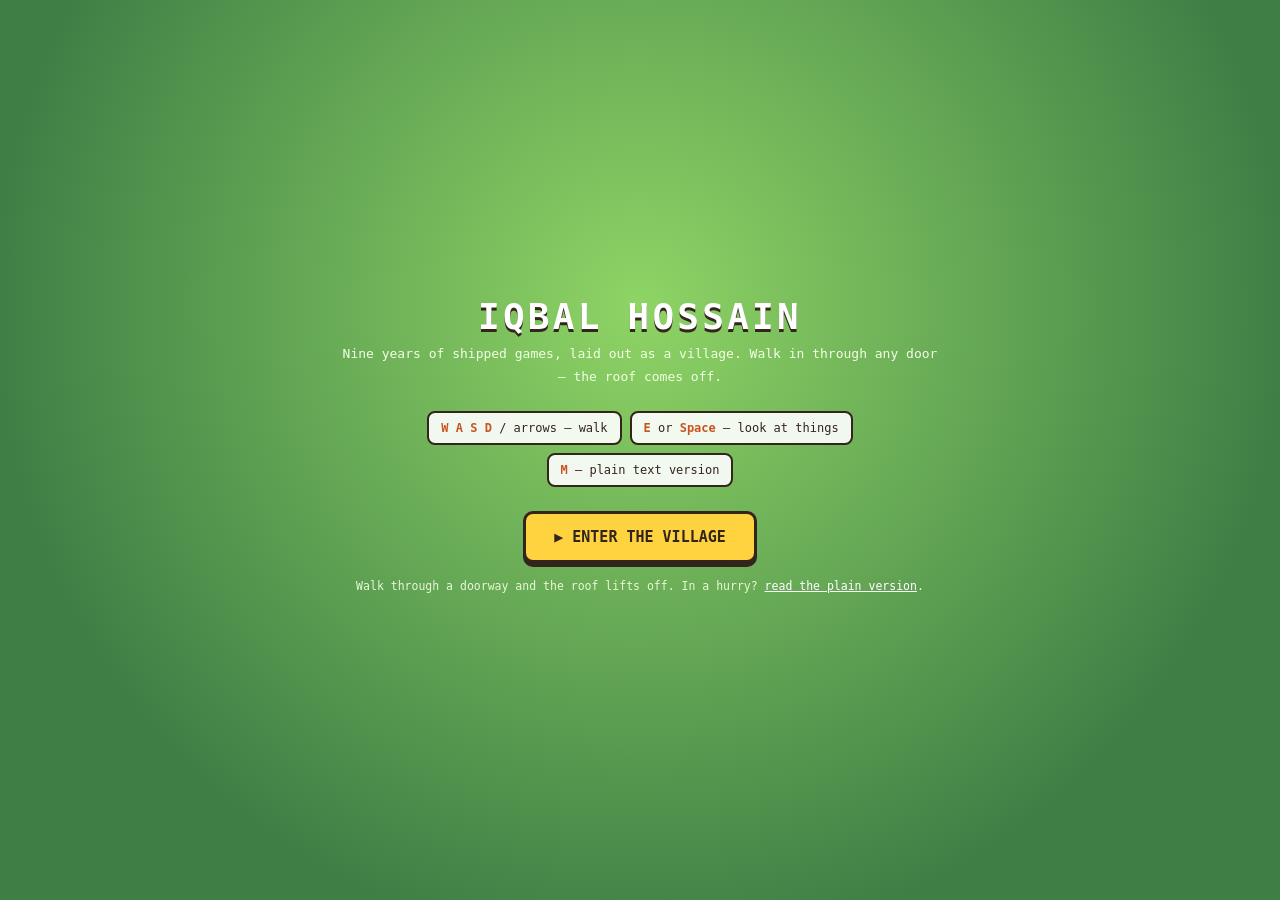
<file: index.html>
<!DOCTYPE html>
<html lang="en">
<head>
<meta charset="utf-8">
<meta name="viewport" content="width=device-width, initial-scale=1, maximum-scale=1, user-scalable=no">
<title>Iqbal Hossain — Playable Portfolio</title>
<meta name="description" content="Iqbal Hossain — game developer and systems architect. Nine years, 25+ shipped titles, laid out as a village you can walk around.">
<meta name="theme-color" content="#7cc555">
<link rel="icon" href="data:image/svg+xml,%3Csvg xmlns='http://www.w3.org/2000/svg' viewBox='0 0 64 64'%3E%3Crect width='64' height='64' rx='14' fill='%23ffd23f'/%3E%3Cpath d='M12 30c0-12 8-19 20-19s20 7 20 19v6c0 12-9 17-20 17s-20-5-20-17z' fill='%23e9b183'/%3E%3Cpath d='M10 26c2-13 10-19 22-19s20 6 22 19c-6-6-14-8-22-8s-16 2-22 8z' fill='%231b1a20'/%3E%3Ccircle cx='23' cy='33' r='8' fill='%23cfe4f2' stroke='%232b2b33' stroke-width='2.5'/%3E%3Ccircle cx='43' cy='33' r='8' fill='%23cfe4f2' stroke='%232b2b33' stroke-width='2.5'/%3E%3Cpath d='M31 32h4M15 31l-4-2M51 31l4-2' stroke='%232b2b33' stroke-width='2.5' stroke-linecap='round'/%3E%3Ccircle cx='23' cy='33' r='3' fill='%2333241c'/%3E%3Ccircle cx='43' cy='33' r='3' fill='%2333241c'/%3E%3Cpath d='M26 45q7 5 14 0' stroke='%2333241c' stroke-width='3' fill='none' stroke-linecap='round'/%3E%3C/svg%3E">
<link rel="apple-touch-icon" href="data:image/svg+xml,%3Csvg xmlns='http://www.w3.org/2000/svg' viewBox='0 0 64 64'%3E%3Crect width='64' height='64' rx='14' fill='%23ffd23f'/%3E%3Cpath d='M12 30c0-12 8-19 20-19s20 7 20 19v6c0 12-9 17-20 17s-20-5-20-17z' fill='%23e9b183'/%3E%3Cpath d='M10 26c2-13 10-19 22-19s20 6 22 19c-6-6-14-8-22-8s-16 2-22 8z' fill='%231b1a20'/%3E%3Ccircle cx='23' cy='33' r='8' fill='%23cfe4f2' stroke='%232b2b33' stroke-width='2.5'/%3E%3Ccircle cx='43' cy='33' r='8' fill='%23cfe4f2' stroke='%232b2b33' stroke-width='2.5'/%3E%3Cpath d='M31 32h4M15 31l-4-2M51 31l4-2' stroke='%232b2b33' stroke-width='2.5' stroke-linecap='round'/%3E%3Ccircle cx='23' cy='33' r='3' fill='%2333241c'/%3E%3Ccircle cx='43' cy='33' r='3' fill='%2333241c'/%3E%3Cpath d='M26 45q7 5 14 0' stroke='%2333241c' stroke-width='3' fill='none' stroke-linecap='round'/%3E%3C/svg%3E">

<!-- social preview -->
<meta property="og:type" content="website">
<meta property="og:title" content="Iqbal Hossain — Playable Portfolio">
<meta property="og:description" content="Nine years of shipped games, laid out as a village. Walk in through any door — the roof comes off.">
<meta property="og:site_name" content="Iqbal Hossain">
<meta name="twitter:card" content="summary_large_image">
<meta name="twitter:title" content="Iqbal Hossain — Playable Portfolio">
<meta name="twitter:description" content="Nine years of shipped games, laid out as a village. Walk in through any door — the roof comes off.">
<!-- To get a picture on the Slack/LinkedIn/X preview card, take a screenshot of the
     village, upload it next to this file as preview.png, then uncomment these two lines
     and put your real URL in front of them:
<meta property="og:image" content="https://YOUR-DOMAIN/preview.png">
<meta name="twitter:image" content="https://YOUR-DOMAIN/preview.png">
     Social scrapers cannot read data: URLs, so the image has to be a real hosted file. -->
<style>
  :root{
    --ink:#eef2fa; --ink-dim:#9aa6bf;
    --bg:#0f1a14; --panel:#141b26; --panel-2:#1c2534; --line:#2e3a4f;
    --accent:#ffd166; --accent-2:#4cc9f0; --good:#7ee787;
    --font: ui-monospace, "SFMono-Regular", Menlo, Consolas, monospace;
  }
  *{box-sizing:border-box}
  html,body{height:100%}
  body{margin:0; background:var(--bg); color:var(--ink); font-family:var(--font);
       overflow:hidden; touch-action:none; overscroll-behavior:none;}
  canvas{display:block; image-rendering:pixelated; image-rendering:crisp-edges;}

  #hud{position:fixed; inset:0; pointer-events:none; z-index:5}
  .hud-top{position:absolute; top:0; left:0; right:0; padding:10px 12px;
           display:flex; gap:10px; align-items:flex-start; justify-content:space-between;}
  .badge{background:#fff6e2; border:3px solid #33241c; border-radius:10px; padding:7px 11px;
         font-size:12px; line-height:1.4; color:#33241c; box-shadow:0 3px 0 #33241c;}
  .badge b{color:#c8541f}
  .badge #found{color:#6b5a4a !important}
  .hud-left{display:flex; flex-direction:column; gap:8px; pointer-events:auto}
  .badge.speed{padding:8px 11px}
  .badge.speed label{display:block; font-size:11px; margin-bottom:6px; color:#6b5a4a; cursor:pointer}
  .badge.speed label b{color:#c8541f}
  #spd{-webkit-appearance:none; appearance:none; width:132px; height:10px; margin:0;
       background:#e9d9bb; border:2px solid #33241c; border-radius:6px; cursor:pointer; display:block}
  #spd::-webkit-slider-thumb{-webkit-appearance:none; width:18px; height:18px; border-radius:50%;
       background:#ffd23f; border:3px solid #33241c; cursor:grab; margin-top:-1px}
  #spd::-webkit-slider-thumb:active{cursor:grabbing; background:#ffb700}
  #spd::-moz-range-thumb{width:15px; height:15px; border-radius:50%; background:#ffd23f;
       border:3px solid #33241c; cursor:grab}
  #spd::-moz-range-track{background:transparent}
  .hud-btns{display:flex; gap:8px; pointer-events:auto; flex-wrap:wrap; justify-content:flex-end}
  button.k, a.k{font-family:var(--font); font-size:12px; font-weight:700; cursor:pointer;
           background:#fff6e2; color:#33241c; border:3px solid #33241c; border-radius:9px;
           padding:7px 11px; box-shadow:0 3px 0 #33241c;}
  a.k{text-decoration:none; display:inline-block; line-height:1.4}
  button.k:hover, a.k:hover{background:#ffd23f}
  button.k:active, a.k:active{transform:translateY(3px); box-shadow:none}

  #prompt{position:absolute; left:50%; bottom:100px; transform:translateX(-50%);
          background:#ffd23f; border:3px solid #33241c; border-radius:10px; color:#33241c;
          font-weight:700; box-shadow:0 3px 0 #33241c;
          padding:8px 14px; font-size:13px; white-space:nowrap; display:none;
          animation:bob 1.4s ease-in-out infinite;}
  @keyframes bob{0%,100%{transform:translate(-50%,0)}50%{transform:translate(-50%,-4px)}}

  #toast{position:absolute; left:50%; top:74px; transform:translateX(-50%);
         background:#fff6e2; border:3px solid #33241c; border-radius:10px;
         box-shadow:0 3px 0 #33241c;
         padding:9px 16px; font-size:13px; letter-spacing:.10em; color:#33241c; font-weight:700;
         opacity:0; transition:opacity .35s ease;}
  #toast.on{opacity:1}

  #minimap{position:absolute; right:12px; bottom:12px; width:160px; height:110px;
           background:#fff6e2; border:3px solid #33241c; border-radius:10px;
           box-shadow:0 3px 0 #33241c;}

  #touch{position:absolute; inset:0; display:none; pointer-events:none}
  #stick{position:absolute; left:26px; bottom:26px; width:124px; height:124px;
         border:4px solid rgba(51,36,28,.75); border-radius:50%;
         background:rgba(255,246,226,.45); pointer-events:auto;
         transition:opacity .18s ease; opacity:.55;}
  #stick.live{opacity:1}
  #nub{position:absolute; left:50%; top:50%; width:52px; height:52px; margin:-26px 0 0 -26px;
       border-radius:50%; background:#fff6e2; border:4px solid #33241c;}
  #abtn{position:absolute; right:30px; bottom:44px; width:84px; height:84px; border-radius:50%;
        background:#ffd23f; border:4px solid #33241c; color:#33241c; font-weight:700;
        box-shadow:0 4px 0 #33241c; font-family:var(--font); font-size:15px; pointer-events:auto;}

  #modal{position:fixed; inset:0; z-index:20; display:none; touch-action:pan-y; -webkit-overflow-scrolling:touch; background:rgba(5,8,12,.74);
         padding:20px; overflow:auto; -webkit-backdrop-filter:blur(2px); backdrop-filter:blur(2px);}
  #modal.on{display:flex; align-items:center; justify-content:center}
  .card{width:min(720px,100%); background:var(--panel); border:4px solid #33241c; border-radius:14px;
        box-shadow:0 6px 0 #33241c; max-height:86vh; display:flex; flex-direction:column;}
  .card-head{display:flex; align-items:center; gap:16px; padding:16px 18px;
             border-bottom:2px solid var(--line); background:var(--panel-2);}
  #avatar{width:104px; height:104px; flex:0 0 104px; border-radius:50%;
          border:4px solid #33241c; box-shadow:0 4px 0 #33241c; margin:-6px 0 -6px 0;
          background:radial-gradient(circle at 50% 38%, #ffe081 0%, #ffd23f 62%, #f0b429 100%);}
  .card-head h2{margin:0; font-size:18px; letter-spacing:.04em; color:var(--accent)}
  .card-head .tag{font-size:11px; color:var(--ink-dim); margin-left:auto; text-align:right}
  .card-body{padding:16px; overflow:auto; touch-action:pan-y; -webkit-overflow-scrolling:touch; font-size:13.5px; line-height:1.75}
  .card-body h3{font-size:13px; color:var(--accent-2); margin:20px 0 6px; letter-spacing:.05em}
  .card-body h3:first-child{margin-top:0}
  .card-body p{margin:0 0 12px}
  .card-body ul{margin:0 0 12px; padding-left:18px}
  .card-body li{margin:0 0 6px}
  .card-body a{color:var(--accent)}
  .card-foot{padding:10px 16px; border-top:2px solid var(--line); text-align:right;
             font-size:11px; color:var(--ink-dim)}
  .cform{margin:0 0 14px}
  .cform input, .cform textarea{
    width:100%; box-sizing:border-box; font-family:var(--font); font-size:13px;
    background:var(--panel-2); color:var(--ink); border:2px solid var(--line);
    border-radius:8px; padding:9px 11px; margin:0 0 9px; resize:vertical;}
  .cform input:focus, .cform textarea:focus{outline:none; border-color:var(--accent)}
  .cform input::placeholder, .cform textarea::placeholder{color:#6b7890}
  .cform-row{display:flex; gap:9px; flex-wrap:wrap}
  .cbtn{font-family:var(--font); font-size:12.5px; font-weight:700; cursor:pointer;
    background:var(--accent); color:#33241c; border:2px solid #33241c; border-radius:9px;
    padding:9px 14px; box-shadow:0 3px 0 #33241c;}
  .cbtn:hover{background:#ffe081}
  .cbtn:active{transform:translateY(3px); box-shadow:none}
  .cbtn.ghost{background:var(--panel-2); color:var(--ink); border-color:var(--line); box-shadow:0 3px 0 var(--line)}
  .cbtn.ghost:hover{border-color:var(--accent); color:var(--accent)}
  .chint{font-size:11.5px; color:var(--ink-dim); margin:10px 0 0}
  .store{display:inline-block; border:2px solid var(--line); background:var(--panel-2);
         border-radius:9px; padding:7px 12px; margin:0 8px 8px 0; font-size:12px;
         text-decoration:none; color:var(--ink) !important;}
  .store:hover{border-color:var(--accent); color:var(--accent) !important}
  .pill{display:inline-block; border:1px solid var(--line); background:var(--panel-2);
        padding:3px 8px; margin:0 5px 6px 0; font-size:11.5px}
  .meter{height:8px; background:var(--panel-2); border:1px solid var(--line); margin:4px 0 12px}
  .meter i{display:block; height:100%; background:var(--accent-2)}
  .row{display:flex; gap:10px; align-items:baseline; margin:0 0 3px}
  .row .yr{color:var(--ink-dim); font-size:11.5px; min-width:104px}

  #intro{position:fixed; inset:0; z-index:30; display:flex; align-items:center; justify-content:center;
         background:radial-gradient(circle at 50% 34%, #8fd465, #3f7f46 74%); padding:22px; text-align:center;}
  #intro .box{max-width:600px}
  #intro h1{font-size:clamp(22px,5vw,36px); margin:0 0 6px; letter-spacing:.09em; color:#fff; text-shadow:0 3px 0 #33241c}
  #intro .sub{color:#f2ffe4; font-size:13px; margin:0 0 22px; line-height:1.75}
  .keys{display:flex; gap:8px; justify-content:center; flex-wrap:wrap; margin:0 0 24px}
  .key{border:2px solid #33241c; background:rgba(255,255,255,.9); padding:8px 12px; font-size:12px; color:#33241c; border-radius:8px}
  .key b{color:#c8541f}
  #intro .cta{font-size:15px; padding:14px 28px; border:3px solid #33241c; background:#ffd23f; color:#33241c; border-radius:10px; font-weight:700; box-shadow:0 4px 0 #33241c}
  .quiet{font-size:11.5px; color:#e8f7d8; margin-top:16px}
  .quiet a{color:#fff}

  #classic{position:fixed; inset:0; z-index:25; display:none; overflow:auto; touch-action:pan-y; -webkit-overflow-scrolling:touch;
           background:var(--bg); padding:0 20px 80px;}
  #classic.on{display:block}
  .wrap{max-width:760px; margin:0 auto}
  #classic header{padding:64px 0 34px; border-bottom:2px solid var(--line); margin-bottom:34px}
  #classic h1{font-size:clamp(24px,5vw,36px); margin:0 0 8px; letter-spacing:.06em}
  #classic .role{color:var(--accent); font-size:14px; margin:0 0 14px}
  #classic .blurb{color:var(--ink-dim); font-size:13.5px; line-height:1.8; margin:0}
  .sec{margin:0 0 40px}
  .sec > h2{font-size:13px; letter-spacing:.14em; text-transform:uppercase; color:var(--accent-2);
            border-bottom:1px solid var(--line); padding-bottom:8px; margin:0 0 16px}
  .sec .card-body{padding:0}
  #classic .back{position:fixed; top:14px; right:16px; z-index:26}

  /* --- small screens: keep the minimap clear of the LOOK button --- */
  @media (max-width:600px), (pointer:coarse){
    button.k, a.k{font-size:11px; padding:7px 9px}
    #minimap{width:104px; height:72px; bottom:auto; top:150px; right:10px}
    #spd{width:110px}
    #avatar{width:72px; height:72px; flex:0 0 72px; margin:0}
    .card-head h2{font-size:15px}
    #prompt{bottom:150px; font-size:12px; padding:7px 11px}
    #toast{top:auto; bottom:212px; font-size:12px}
  }
</style>
</head>
<body>

<canvas id="game"></canvas>

<div id="hud">
  <div class="hud-top">
    <div class="hud-left">
      <div class="badge">
        <div><b id="whoami">—</b></div>
        <div id="found" style="color:var(--ink-dim)">Discovered 0 / 0</div>
        <div id="secretsLine" style="color:#8a5a3b;display:none">Secrets 0 / 0</div>
      </div>
      <div class="badge speed">
        <label for="spd">Walk speed <b id="spdVal">1.5×</b></label>
        <input type="range" id="spd" min="0.5" max="3.5" step="0.1" value="1.5"
               aria-label="Walk speed">
      </div>
    </div>
    <div class="hud-btns">
      <a class="k" href="play/">🕹 Arcade</a>
      <button class="k" id="btnClassic">Skip the game →</button>
      <button class="k" id="btnHelp">?</button>
      <button class="k" id="btnSound">♪ on</button>
    </div>
  </div>
  <div id="toast"></div>
  <div id="prompt">Press <b>E</b></div>
  <canvas id="minimap" width="160" height="110"></canvas>
  <div id="touch">
    <div id="stick"><div id="nub"></div></div>
    <button id="abtn">LOOK</button>
  </div>
</div>

<div id="modal">
  <div class="card">
    <div class="card-head">
      <canvas id="avatar" width="200" height="200" aria-hidden="true"></canvas>
      <h2 id="mTitle"></h2><span class="tag" id="mTag"></span>
    </div>
    <div class="card-body" id="mBody"></div>
    <div class="card-foot">ESC or click outside to close</div>
  </div>
</div>

<div id="intro">
  <div class="box">
    <h1 id="introName">—</h1>
    <p class="sub" id="introSub"></p>
    <div class="keys">
      <div class="key"><b>W A S D</b> / arrows — walk</div>
      <div class="key"><b>E</b> or <b>Space</b> — look at things</div>
      <div class="key"><b>M</b> — plain text version</div>
    </div>
    <button class="k cta" id="btnStart">▶ ENTER THE VILLAGE</button>
    <p class="quiet">Walk through a doorway and the roof lifts off.
      In a hurry? <a href="#" id="lnkClassic">read the plain version</a>.</p>
  </div>
</div>

<div id="classic">
  <button class="k back" id="btnBackGame">← Back to the game</button>
  <div class="wrap">
    <header><h1 id="cName"></h1><p class="role" id="cRole"></p><p class="blurb" id="cBlurb"></p></header>
    <div id="cSections"></div>
  </div>
</div>

<script>

/* ==================================================================
   0.  ANALYTICS  —  optional, privacy-friendly, off by default.
       Set ANALYTICS.provider to 'goatcounter', 'plausible' or 'umami'
       and fill in the matching field. Leave it as null and nothing loads,
       no requests are made and no cookies are set.

       goatcounter : free, no cookies — sign up at goatcounter.com,
                     then site: 'yourname'   (from yourname.goatcounter.com)
       plausible   : paid — domain: 'yourdomain.com'
       umami       : self-hosted — src: 'https://your-umami/script.js',
                     websiteId: '...'
   ================================================================== */
const ANALYTICS = {
  provider: null,          // 'goatcounter' | 'plausible' | 'umami' | null
  site: '',                // goatcounter code
  domain: '',              // plausible domain
  src: '', websiteId: ''   // umami
};

(function loadAnalytics(){
  const a = ANALYTICS;
  if(!a.provider) return;
  const el = document.createElement('script');
  el.async = true;
  if(a.provider === 'goatcounter'){
    el.src = 'https://gc.zgo.at/count.js';
    el.setAttribute('data-goatcounter', 'https://' + a.site + '.goatcounter.com/count');
  } else if(a.provider === 'plausible'){
    el.src = 'https://plausible.io/js/script.js';
    el.setAttribute('data-domain', a.domain);
  } else if(a.provider === 'umami'){
    el.src = a.src;
    el.setAttribute('data-website-id', a.websiteId);
  } else return;
  document.head.appendChild(el);
})();

/* One call site for everything worth knowing about a playable page:
   did they start, what did they read, did they finish, did they bail to the
   plain version. No-ops entirely when analytics is switched off. */
function track(name, extra){
  try{
    if(!ANALYTICS.provider) return;
    if(window.goatcounter && window.goatcounter.count)
      window.goatcounter.count({path:'event/'+name, title:name, event:true});
    else if(window.plausible) window.plausible(name, extra ? {props:extra} : undefined);
    else if(window.umami && window.umami.track) window.umami.track(name, extra);
  }catch(e){}
}

/* ==================================================================
   1.  CONTENT — edit this block, nothing else
   ================================================================== */
const CONTENT = {
  name: "IQBAL HOSSAIN",
  role: "Game developer & systems architect · 9 years · 25+ shipped titles · Dhaka",
  tagline: "Nine years of shipped games, laid out as a village. Walk in through any door \u2014 the roof comes off.",
  blurb: "I build games and the systems underneath them — competitive real-money titles, real-time multiplayer at scale, XR experiences driven by custom physical hardware, and the SDKs, servers and build pipelines that keep a portfolio shippable. Unity since 2017, plus Unreal, Godot, native iOS and Android. Currently Technical Director at FlyCow Games, working remotely from Dhaka.",

  objects: [
    /* ================= ABOUT ================= */
    {
      id:"about", kind:"desk", tile:[7,7], w:4, h:2, label:"My desk",
      title:"About me", tag:"the desk",
      html:`
        <h3>Nine years, 25+ shipped titles</h3>
        <p>I started as a gameplay programmer in Dhaka in 2017 and have shipped games more or
        less continuously since — arcade titles for brands, VR experiences running on custom-built
        rigs, real-time multiplayer board games, and competitive real-money mobile titles.</p>
        <p>Somewhere along the way the interesting problems moved down a layer. These days as much
        of my work is the SDK, the game servers, the build pipeline and the security tooling as it
        is the games themselves — because once you are shipping a portfolio rather than a title,
        the shared layer is what decides how fast the next one ships.</p>
        <h3>What I'm actually good at</h3>
        <p>Taking a thing from nothing to shipped, then from shipped to durable. Both halves —
        the 0&#8209;to&#8209;1 and the 1&#8209;to&#8209;10 — and I've come to prefer the second one.</p>
        <p>The work is rarely solo: most of what I've shipped came out of close collaboration with
        designers, artists and other engineers, and the job is as much about making that group
        fast as it is about the code.</p>
        <h3>Still hands-on</h3>
        <p>Roughly <b>4,000 commits in the last year</b> across game clients, backend services and
        internal tooling. The title says director; the terminal says otherwise.</p>
        <h3>Off the clock</h3>
        <p>Football, time with my daughter, and strategy games — which I suspect is the same
        instinct as the day job: watch the board, work out what actually decides the outcome,
        commit to it.</p>`
    },

    /* ================= COMPETITIVE GAMES ================= */
    {
      id:"c1", kind:"arcade", tile:[22,6], w:2, h:3, label:"Brick Blaster Cash", accent:"#ff6b6b",
      title:"Brick Blaster Cash", tag:"competitive · Unity/C# · FlyCow Games",
      html:`
        <h3>What it is</h3>
        <p>A brick breaker rebuilt as a head-to-head skill match with real money on the result.
        Two modes — Neon Legacy and Arcadia — live on iOS and on Skillz.</p>

        <h3>My part</h3>
        <p>All of it. I own this title end to end: the mechanic, the build, the release, and the
        live game after launch.</p>

        <h3>The hard part</h3>
        <p>Not the physics — the things wrapped around it.</p>
        <ul>
          <li><b>Balancing the mechanic.</b> In a cash tournament the game has to reward skill and
          nothing but skill. Every tuning change moves the whole score distribution, and that
          distribution is what decides whether a match feels fair to both players and whether the
          prize structure holds up. Tuning stops being a feel decision and becomes a statistical one.</li>
          <li><b>Retention.</b> Getting someone to play once is a marketing problem; getting them to
          come back on day seven is a design and live-ops one, and it is the number the whole
          business rests on.</li>
          <li><b>Distribution.</b> Skillz policy keeps real-money titles off Google Play, so there is
          no Android storefront to lean on and no Samsung listing any more. Reach has to come from
          the App Store and from inside the Skillz ecosystem, which changes how you think about
          every acquisition and re-engagement surface.</li>
        </ul>

        <h3>Content &amp; configuration</h3>
        <p>Assets ship through Unity <b>Addressables</b>, driven by <b>server-authoritative
        config</b>: the client asks the server what the rules and the content are, rather than
        deciding for itself. Tuning changes go live without a store release, and no client gets to
        claim its own numbers — which matters a great deal when the outcome is worth money.</p>

        <h3>Play it</h3>
        <p>
          <a class="store" href="https://apps.apple.com/us/app/brick-blaster-cash-win-money/id6466097629" target="_blank" rel="noopener">App Store →</a>
          <a class="store" href="https://games.skillz.com/mobile/games/22815" target="_blank" rel="noopener">Skillz →</a>
        </p>`
    },
    {
      id:"c2", kind:"arcade", tile:[26,6], w:2, h:3, ldy:-10, label:"Bingo Empire", accent:"#4cc9f0",
      title:"Bingo Empire", tag:"live ops · TypeScript · FlyCow Games",
      html:`
        <h3>What it is</h3>
        <p>Competitive bingo played against live opponents — currently the most active codebase
        in the studio, and the one I commit to most.</p>

        <h3>My part</h3>
        <p>Not the bingo board: the admin and live-ops layer around it. I build the systems that
        reach players between matches — automated email, in-game posts and push notifications,
        driven from the game server admin.</p>

        <h3>Why that is the interesting half</h3>
        <p>A competitive title only earns money when people come back, and almost nothing that
        brings them back happens inside a match. The messaging layer is retention infrastructure:
        who gets told what, when, on which channel, and whether that fires reliably for every
        player without anyone running it by hand. Get it wrong and you either lose players or
        annoy the ones you kept.</p>
        <p>The same admin layer drives <b>Keno Club</b>.</p>
        <h3>Play it</h3>
        <p>
          <a class="store" href="https://empire.bingo" target="_blank" rel="noopener">empire.bingo →</a>
          <a class="store" href="https://apps.apple.com/us/app/bingo-empire-win-with-friends/id6769422325" target="_blank" rel="noopener">App Store →</a>
          <a class="store" href="https://play.google.com/store/apps/details?id=com.flycowgames.bingoempire" target="_blank" rel="noopener">Google Play →</a>
        </p>`
    },
    {
      id:"cb", kind:"arcade", tile:[30,6], w:2, h:3, label:"Cashout Bingo", accent:"#06d6a0",
      title:"Cashout Bingo", tag:"competitive · Unity/C# · FlyCow Games",
      html:`
        <h3>What it is</h3>
        <p>Bingo as a real-money skill match, live on iOS and on Skillz. The competitive sibling
        to Bingo Empire.</p>

        <h3>My part</h3>
        <p>The content and configuration layer on the client: Unity <b>Addressables</b> for asset
        delivery, driven by <b>server-authoritative config</b>.</p>

        <h3>Why that architecture</h3>
        <p>Two problems solved by the same decision.</p>
        <ul>
          <li><b>Shipping without shipping.</b> Content and tuning live on the server, so a change
          reaches players immediately instead of waiting behind an App Store review. In a
          competitive title where balance is the product, that turnaround <i>is</i> the live-ops
          capability.</li>
          <li><b>Trust.</b> If the client decided its own rules, the client could lie about them.
          Making config authoritative on the server means the device is never the source of truth
          about anything that decides a payout.</li>
        </ul>
        <p>The same approach runs under Brick Blaster Cash and Blinko.</p>

        <h3>Play it</h3>
        <p>
          <a class="store" href="https://apps.apple.com/us/app/cashout-bingo-win-real-money/id6449511195" target="_blank" rel="noopener">App Store →</a>
          <a class="store" href="https://games.skillz.com/mobile/games/86480" target="_blank" rel="noopener">Skillz →</a>
        </p>`
    },
    {
      id:"c3", kind:"arcade", tile:[34,6], w:2, h:3, label:"Blinko", accent:"#c77dff",
      title:"Blinko", tag:"competitive · Unity/C# · FlyCow Games",
      html:`
        <h3>What it is</h3>
        <p>A physics drop game, shipped as both a competitive title and a free-to-play one.
        I work on the competitive build — the one that runs on Skillz.</p>

        <h3>My part</h3>
        <ul>
          <li><b>The game mechanic itself</b> — how the drop behaves and what makes a run feel
          skilful rather than lucky.</li>
          <li><b>Retention</b> — the systems that give a player a reason to open it again.</li>
          <li><b>Addressables</b> — Unity's asset delivery, so content loads on demand instead of
          shipping inside the binary.</li>
          <li><b>Skillz SDK integration</b> — wiring the game into the tournament platform:
          match lifecycle, scoring, and the entitlements that come with real money on the result.</li>
        </ul>

        <h3>Why addressables matter here</h3>
        <p>Assets load on demand rather than shipping inside the binary, and what loads is decided
        by <b>server-authoritative config</b> — the same content-and-tuning pipeline that runs under
        Brick Blaster Cash and Cashout Bingo. The install stays small, tuning goes live without a
        store review, and the device never decides its own rules.</p>

        <h3>On the three repos</h3>
        <p>The prototype, the free-to-play build and the Skillz build are deliberately separate
        repositories, each with its own purpose, rather than one codebase forked three ways and
        left to drift.</p>

        <h3>Play it</h3>
        <p>
          <a class="store" href="https://apps.apple.com/us/app/blinko-cash-real-money/id6746294071" target="_blank" rel="noopener">App Store →</a>
          <a class="store" href="https://games.skillz.com/mobile/games/69117" target="_blank" rel="noopener">Skillz →</a>
        </p>`
    },
    {
      id:"c5", kind:"arcade", tile:[38,6], w:2, h:3, label:"+ 6 more", accent:"#ffd166",
      title:"The rest of the competitive line", tag:"competitive · FlyCow Games",
      html:`
        <p>Other titles I've contributed to across the catalogue:</p>
        <ul>
          <li><b>Keno Empire</b> — I own the same admin and live-ops automation here as on Bingo
          Empire: email, posts and notifications.
          <a class="store" href="https://fb.gg/play/kenoempire" target="_blank" rel="noopener">Play on Facebook →</a></li>
          <li><b>Cashout Solitaire</b> and <b>Cashout 21</b> — card classics as skill matches</li>
          <li><b>Poker Blitz</b></li>
          <li><b>Cashout Cube</b></li>
          <li><b>Word Search</b></li>
          <li><b>Liar's Dice</b> — Unity client with a dedicated multiplayer server</li>
        </ul>`
    },

    {
      id:"play", kind:"arcade", tile:[42,6], w:2, h:3, label:"Play in browser", accent:"#7ee787",
      title:"Playable \u2014 right here", tag:"indie \u00b7 vanilla JS \u00b7 no install",
      html:`
        <h3>Games you can play in this browser</h3>
        <p>The cabinets either side of this one are competitive titles built with a team.
        These are the opposite: small one-input games I write on my own, each one a single
        HTML file that generates its own sound and art at runtime. No engine, no asset
        files, nothing to download.</p>
        <p><b><a href="play/">Open the arcade &rarr;</a></b></p>
        <ul>
          <li><b><a href="play/slinger.html">Jetpack Slinger</a></b> &mdash; hold to hook a pole,
          release at the top of the swing, climb. Also on Google Play.</li>
          <li><b><a href="play/perigee.html">Perigee</a></b> &mdash; hold to orbit a planet,
          let go to sling. Also on Google Play.</li>
          <li><b><a href="play/cargo.html">Cargo Loop</a></b> &mdash; feed crates onto a belt and
          flip switches to route them. A prototype.</li>
          <li><b><a href="play/lumen.html">Lumen Relay</a></b> &mdash; bend a beam through mirrors
          into every crystal. A prototype.</li>
        </ul>
        <p>All four run on a phone as well as a desktop, which is the whole point of the
        one-input rule: the entire game has to survive being played with one thumb.</p>`
    },

    /* ================= MULTIPLAYER & LIVE SERVICE ================= */
    {
      id:"m1", kind:"arcade", tile:[7,19], w:2, h:3, label:"Ludo Club", accent:"#ef476f",
      title:"Ludo Club — Fun Dice Game", tag:"multiplayer · Moonfrog Labs · 2020–21",
      html:`
        <h3>What it is</h3>
        <p>The online multiplayer version of Ludo — the board game, played live against strangers
        at scale.</p>

        <h3>My part</h3>
        <p>Production bugs and retention features on a game that was already live and already
        large.</p>

        <h3>What that work is actually like</h3>
        <p>Debugging a live multiplayer game is a different discipline from building one. The bug
        is in someone else's match, on a device you don't have, on a connection you can't
        reproduce, and the game keeps running while you look for it. You learn to reason from
        logs and state rather than from a breakpoint.</p>
        <p>The retention side was the counterpart: features aimed squarely at whether a player
        opens the app again tomorrow, shipped into a codebase where anything you break is broken
        for everyone at once.</p>`
    },
    {
      id:"m2", kind:"arcade", tile:[11,19], w:2, h:3, ldy:-10, label:"Parchisi Club", accent:"#ffd166",
      title:"Parchisi Club", tag:"multiplayer · Moonfrog Labs · 2021–22",
      html:`
        <h3>What it is</h3>
        <p>Multiplayer Parchisi — real-time matches against live opponents.</p>

        <h3>My part</h3>
        <p><b>Built it from the ground up and took it to production.</b> Both halves: the Unity
        client and the JavaScript backend behind it.</p>

        <h3>Why this one matters to me</h3>
        <p>It is the clearest 0&#8209;to&#8209;1 on my record. Starting from nothing on both sides of the
        wire means every decision is yours — how turns are authoritative, what happens when a
        player drops mid-match and comes back, how state is reconciled when the client and server
        disagree, how a room is created, filled and torn down. None of it shows up in a
        screenshot, and all of it decides whether the game is playable.</p>
        <p>Owning client and server together also means there's nobody to hand a problem to.
        That's the part I'd want another engineer to ask me about.</p>`
    },
    {
      id:"m3", kind:"arcade", tile:[15,19], w:2, h:3, label:"ADDA", accent:"#7ee787",
      title:"ADDA — Callbreak, Hazari, 29 & more", tag:"casual · Moonfrog Labs · 2020",
      html:`
        <h3>What it is</h3>
        <p>A package of classic card, board and casual games living in a single app — Callbreak,
        Hazari, 29, Solitaire and a set of casual titles alongside them.</p>

        <h3>My part</h3>
        <p>I built individual games inside the package: a <b>bubble shooter</b> and a
        <b>match&#8209;3 puzzle</b>.</p>

        <h3>What that's actually like</h3>
        <p>Building a game inside someone else's shell is its own constraint. You inherit the
        app's lifecycle, its UI conventions, its shared assets and its release train, and your
        game has to feel like part of the set while still being good on its own terms. It's much
        less free than a standalone title, and it teaches you where the seams in a shared codebase
        really are.</p>`
    },
    {
      id:"m4", kind:"arcade", tile:[19,19], w:2, h:3, ldy:-10, label:"Petairu", accent:"#4cc9f0",
      title:"Petairu", tag:"Unity · Advisory Apps · 2023–24",
      html:`
        <h3>What it is</h3>
        <p>A match&#8209;3 tile matcher with a pet collection system on top — you play the puzzle,
        you collect and keep pets.</p>

        <h3>My part</h3>
        <p>The <b>entire client</b>, plus store distribution and the connection to the backend.</p>
        <ul>
          <li><b>REST</b> for the transactional side — accounts, progress, collection state</li>
          <li><b>WebSocket</b> for anything that has to be live</li>
          <li>Store submission and release on iOS and Android</li>
        </ul>

        <h3>Why the pets are the point</h3>
        <p>Match&#8209;3 is a solved genre; nobody stays for the puzzle. The collection meta is the
        actual retention mechanic — the puzzle is the thing you do in order to get the thing you
        want, and the client has to make that loop legible without getting in the way.</p>
        <p><a class="store" href="https://play.google.com/store/search?q=petairu&c=apps&hl=en&gl=US" target="_blank" rel="noopener">Google Play →</a></p>`
    },

    /* ================= XR & PHYSICAL INTERFACES ================= */
    {
      id:"xr", kind:"vrrig", tile:[7,33], w:3, h:2, label:"The rig",
      title:"Games you play with real objects", tag:"XR · Alienide Interactive",
      html:`
        <p>The most unusual work I've done. Location-based experiences where the controller is a
        physical object someone built, and my job was making the software believe it.</p>
        <ul>
          <li><b>Big Kahuna</b> (released as <i>Into the Blue</i>) — VR surf simulator. You stand
          on an actual surfboard; an HTC Vive tracker turns your balance into steering.
          <a class="store" href="https://www.youtube.com/watch?v=Ll0LFHOk6Ek" target="_blank" rel="noopener">Watch →</a></li>
          <li><b>Mojo Pitha Chor</b> — a chase game played by pedalling a <i>real bicycle</i>,
          through a recreation of Old Dhaka with an automated traffic system.
          <a class="store" href="https://www.youtube.com/watch?v=QJX4x1kBplg" target="_blank" rel="noopener">Watch →</a></li>
          <li><b>Wing Glider</b> — you lie down on a purpose-built glider rig to fly.
          <a class="store" href="https://www.youtube.com/watch?v=a48bH1v8dr8" target="_blank" rel="noopener">Watch →</a></li>
          <li><b>Clemon Cricket</b> — partial VR with no headset at all: a real cricket bat with a
          controller in the handle. 25 runs in 2 overs.
          <a class="store" href="https://www.youtube.com/watch?v=ff1KpK0lmWs" target="_blank" rel="noopener">Watch →</a></li>
          <li><b>Fruit Ninja VR</b> — the mobile classic rebuilt for HTC Vive.
          <a class="store" href="https://www.youtube.com/watch?v=F7jMvv9XleU" target="_blank" rel="noopener">Watch →</a></li>
        </ul>

        <h3>Why this is on my portfolio</h3>
        <p>Custom hardware means no documentation, no Stack Overflow answer, and calibration
        problems nobody has had before. It's the closest game development gets to engineering
        against reality.</p>
        <p style="color:var(--ink-dim)">Footage from the Alienide Interactive channel.</p>`
    },
    {
      id:"ar", kind:"arbench", tile:[13,33], w:3, h:2, label:"AR bench",
      title:"Augmented reality", tag:"AR · Alienide & freelance",
      html:`
        <ul>
          <li><b>ISHO AR</b> — markerless AR for a furniture retailer. Pick a sofa in the main ISHO
          app, detect a floor or wall plane, and place it at true real-world scale; drag and rotate
          to position it. Models streamed from their server, with a 3D fallback view when AR isn't
          available.</li>
          <li><b>3D Color Magic</b> — marker-based AR picture books for children, six titles.
          Point the app at a page and the animal walks off it.</li>
          <li><b>Bproperty AR</b> — an AR floor-plan app for the property company Bproperty.
          Hold the phone over a plan and the layout stands up off the page at scale.
          <a class="store" href="https://www.youtube.com/watch?v=liGAHHa4tis" target="_blank" rel="noopener">Watch →</a></li>
        </ul>
        <h3>Also</h3>
        <p><b>Lead XR Developer</b>, StrikeO (2024) — a research project into whether XR is a
        feasible way to do everyday shopping. Not a product: a question, answered with a
        prototype and a recommendation.</p>`
    },
    {
      id:"brand", kind:"cartridges", tile:[19,33], w:4, h:2, label:"Brand work",
      title:"Games made for brands", tag:"branded · Alienide Interactive",
      html:`
        <ul>
          <li><b>Skitto World</b> — an experience game for Skitto (Grameenphone) that runs a whole
          journey: earth station, spaceship, a Tron-style bike sequence through obstacles, a
          fruit-cutting stage, then a boss fight against the Jilapi Monster with a space gun and a
          shield.
          <a class="store" href="https://www.youtube.com/watch?v=HdLxhdQbNUo" target="_blank" rel="noopener">Watch →</a></li>
          <li><b>Skitto Maze</b> — arcade maze runner: collect items, dodge monster trucks, earn a
          bonus round catching SMS bats.</li>
          <li><b>Unilever Safety Race</b> — road-safety game in three stages. Buckle up in time,
          drive without collisions at a safe speed, then signal your turns.</li>
          <li><b>Mojo Khojo</b> — arcade collector for Akij Group's Mojo brand.</li>
        </ul>
        <h3>What this taught me</h3>
        <p>Commitment and timelines, mostly. A campaign has a date, the date does not move, and
        the work ships in the state it is in when the date arrives. That is a different discipline
        from a product you can keep polishing.</p>
        <p>The other half was watching people play. These ran as installations, so I stood next to
        strangers while they used what I had built and saw exactly where they hesitated, what they
        tried that I hadn't planned for, and what they never noticed at all. Most developers never
        get that — you ship into an analytics dashboard and infer. Watching someone's hands is
        worth a great deal of inference.</p>`
    },

    /* ================= SYSTEMS & TOOLING ================= */
    {
      id:"systems", kind:"rack", tile:[53,6], w:4, h:3, label:"The rack",
      title:"Systems & tooling", tag:"platform · FlyCow Games",
      html:`
        <p>A dozen live titles can't each grow their own backend. Much of my work now is the
        shared layer underneath them.</p>
        <h3>Services</h3>
        <ul>
          <li>Game server admin — a TypeScript control plane for live titles</li>
          <li>Leaderboards and match services shared across the portfolio</li>
          <li>A web connector bridging Unity clients to platform services</li>
        </ul>
        <h3>Shared client tech</h3>
        <ul>
          <li>An in-house SDK and runtime framework every Unity title builds on</li>
          <li>A cross-title popup kit for offers, promos and community surfaces</li>
          <li>Haptics, code generators and monorepo tooling</li>
        </ul>
        <h3>Build & release</h3>
        <p>An in-house build service driving releases across the catalogue. A build used to take
        <b>a day</b>; it now takes <b>about an hour</b>. That hour is the difference between
        shipping a fix when you find it and shipping it tomorrow.</p>
        <h3>Integrity & security</h3>
        <p>Real money on the outcome changes the threat model. I own anti-cheat and platform
        integrity for competitive play, and the supply-chain security around how we build and
        ship — enforced across the organisation rather than left to each project.</p>`
    },

    /* ================= CRAFT ================= */
    {
      id:"craft", kind:"shelf", tile:[52,20], w:5, h:2, label:"Toolbox",
      title:"Craft & tools", tag:"the shelf",
      html:`
        <h3>Engines</h3>
        <p><span class="pill">Unity</span><span class="pill">Unreal</span><span class="pill">Godot</span></p>
        <h3>Languages</h3>
        <p><span class="pill">C#</span><span class="pill">TypeScript</span><span class="pill">Swift</span>
        <span class="pill">Python</span><span class="pill">Rust</span>
        <span class="pill">Objective-C++</span><span class="pill">JavaScript</span>
        <span class="pill">Ruby</span><span class="pill">Go</span></p>
        <h3>Platforms & services</h3>
        <p><span class="pill">iOS</span><span class="pill">Android</span><span class="pill">Skillz</span>
        <span class="pill">Firebase</span>
        <span class="pill">Nx monorepo</span><span class="pill">CI/CD</span>
        <span class="pill">HTC Vive</span><span class="pill">ARCore / ARKit</span>
        <span class="pill">Kinect</span></p>
        <h3>Where I'm strongest</h3>
        <p>Game architecture &amp; shared SDK design</p><div class="meter"><i style="width:95%"></i></div>
        <p>Real-time multiplayer &amp; live-service backend</p><div class="meter"><i style="width:85%"></i></div>
        <p>Build, release &amp; developer tooling</p><div class="meter"><i style="width:85%"></i></div>
        <p>XR &amp; custom hardware integration</p><div class="meter"><i style="width:80%"></i></div>
        <p>Platform integrity &amp; security</p><div class="meter"><i style="width:75%"></i></div>
`
    },

    /* ================= CAREER ================= */
    {
      id:"exp", kind:"board", tile:[34,32], w:5, h:2, label:"Whiteboard",
      title:"Career", tag:"the whiteboard",
      html:`
        <div class="row"><span class="yr">Jun 2025 — now</span><span><b>Technical Director</b>, FlyCow Games · remote</span></div>
        <div class="row"><span class="yr">Oct 2024 — May 2025</span><span><b>Tech Team Lead</b>, FlyCow Games · remote</span></div>
        <div class="row"><span class="yr">Jan 2024 — Jan 2025</span><span><b>Lead Game Developer</b>, FlyCow Games · remote</span></div>
        <div class="row"><span class="yr">Oct — Nov 2024</span><span><b>Lead XR Developer</b>, StrikeO · part-time</span></div>
        <div class="row"><span class="yr">Jan 2023 — Mar 2024</span><span><b>Lead Game Developer</b>, Advisory Apps · Malaysia, remote</span></div>
        <p style="color:var(--ink-dim); margin:2px 0 8px 0">Freelancing as a game developer and system architect for other clients across the same period.</p>
        <div class="row"><span class="yr">Feb 2020 — Aug 2022</span><span><b>Senior Software Engineer</b>, Moonfrog Labs · Dhaka</span></div>
        <div class="row"><span class="yr">Feb — Nov 2019</span><span><b>Senior Gameplay Programmer</b>, Alienide Interactive</span></div>
        <div class="row"><span class="yr">Dec 2017 — Feb 2019</span><span><b>Gameplay Programmer</b>, Alienide Interactive</span></div>
        <h3>Education</h3>
        <div class="row"><span class="yr">2013 — 2017</span><span><b>B.Sc. in Computer Science</b>, Islamic University of Technology · Dhaka</span></div>`
    },
    {
      id:"side", kind:"trophy", tile:[40,34], w:3, h:2, label:"Side projects",
      title:"Side projects & experiments", tag:"the trophy case",
      html:`
        <p>Personal repos, separate from the shipped work.</p>
        <ul>
          <li><b>Catch the Red</b> — a desktop game played with a Microsoft Kinect v2.</li>
          <li><b>Ultimate Tower Defence</b>, <b>Space Shooter</b>, <b>Space Clash</b> — Unity/C#.</li>
          <li><b>Playable ads</b> and one-input arcade experiments in HTML/JS.</li>
          <li>Utilities: a debt calculator, a flight-ticket app, a Notion template maker.</li>
        </ul>
        <p><a href="https://github.com/iqbalopu" target="_blank" rel="noopener">github.com/iqbalopu →</a></p>`
    },

    /* ================= CONTACT ================= */
    {
      id:"contact", kind:"terminal", tile:[54,33], w:2, h:2, label:"Terminal",
      title:"Get in touch", tag:"the terminal",
      html:`
        <p>Happy to talk about games, live-service architecture, XR, or work.</p>

        <h3>Send me a message</h3>
        <form class="cform" onsubmit="sendMail(event)">
          <input id="cSubject" type="text" placeholder="Subject" autocomplete="off">
          <textarea id="cBody" rows="4" placeholder="Your message…"></textarea>
          <div class="cform-row">
            <button type="submit" class="cbtn">✉ Open in my email app</button>
            <button type="button" class="cbtn ghost" onclick="copyEmail(this)">Copy address</button>
          </div>
          <p class="chint">This opens your own mail app with the message ready to send — nothing
          is submitted to a server, and no one else sees it.</p>
        </form>

        <h3>Elsewhere</h3>
        <ul>
          <li>Email — <a href="mailto:hiqbal285@gmail.com">hiqbal285@gmail.com</a></li>
          <li>GitHub — <a href="https://github.com/iqbalopu" target="_blank" rel="noopener">github.com/iqbalopu</a></li>
          <li>LinkedIn — <a href="https://www.linkedin.com/in/iqbalhossainopu" target="_blank" rel="noopener">in/iqbalhossainopu</a></li>
        </ul>
        <p style="color:var(--ink-dim)">Based in Dhaka, Bangladesh · working remotely.</p>`
    },

    /* ================= WRITING ================= */
    {
      id:"blog", kind:"noticeboard", tile:[31,24], w:3, h:2, label:"Notice board", outdoor:true,
      title:"Writing", tag:"the notice board",
      html:`
        <p>Longer pieces about the parts of the job that don't fit on a panel. These open as
        proper pages \u2014 readable, linkable, no joystick required.</p>

        <h3><a href="blog/balance-when-money-is-on-the-line.html" target="_blank" rel="noopener">When there's money on the result, balance stops being a feeling &rarr;</a></h3>
        <p>Every developer tunes by feel. That stops working the moment a match has real money on it,
        and the score distribution becomes the product.</p>

        <h3><a href="blog/server-authoritative-config.html" target="_blank" rel="noopener">Never let the client decide the rules &rarr;</a></h3>
        <p>Addressables against server-authoritative config: how fast can we ship a change, and can we
        trust the player's phone? One decision answers both.</p>

        <h3><a href="blog/games-you-play-with-real-objects.html" target="_blank" rel="noopener">Games you play with real objects &rarr;</a></h3>
        <p>A surfboard, a bicycle and a cricket bat with a controller in the handle \u2014 and what
        standing next to strangers while they play teaches you.</p>

        <p style="margin-top:18px">
          <a class="store" href="blog/" target="_blank" rel="noopener">All writing &rarr;</a>
        </p>`
    },

    /* ================= hidden things ================= */
    {
      id:"cow", kind:"plant", tile:[46,21], w:1, h:1, label:"???", secret:true,
      title:"You found the cow", tag:"secret",
      html:`<p style="font-size:34px;margin:0 0 10px">&#128004;</p>
            <p>It flies. That's the whole joke, and I've never got tired of it.</p>`
    },
    {
      id:"ball", kind:"football", tile:[9,41], w:1, h:1, label:"???", secret:true,
      title:"A football in the long grass", tag:"secret",
      html:`<p style="font-size:34px;margin:0 0 10px">&#9917;</p>
            <p>I play whenever I can get a game together. It's the only hour of the week where
            nothing is asynchronous and nobody can file a bug.</p>`
    },
    {
      id:"tea", kind:"teacup", tile:[47,8], w:1, h:1, label:"???", secret:true,
      title:"Someone left the tea", tag:"secret",
      html:`<p style="font-size:34px;margin:0 0 10px">&#9749;</p>
            <p>Cha, usually going cold next to a build that's still running.</p>
            <p style="color:var(--ink-dim)">Roughly 4,000 commits last year happened somewhere
            behind a cup like this one.</p>`
    },
    {
      id:"toys", kind:"toybox", tile:[16,28], w:2, h:1, label:"???", secret:true,
      title:"A small box of toys", tag:"secret",
      html:`<p style="font-size:34px;margin:0 0 10px">&#129528;</p>
            <p>My daughter's. She's the reason the working day has a hard edge at both ends,
            which turns out to be good for the work as well as for her.</p>`
    },
    {
      id:"chess", kind:"chess", tile:[30,35], w:2, h:1, label:"???", secret:true,
      title:"A game left mid-move", tag:"secret",
      html:`<p style="font-size:34px;margin:0 0 10px">&#9822;</p>
            <p>Strategy games. Same instinct as balancing a live economy: read the board, work
            out which single thing actually decides the outcome, commit to it.</p>`
    },
    {
      id:"bat", kind:"cricketbat", tile:[57,41], w:1, h:1, label:"???", secret:true,
      title:"A cricket bat against the fence", tag:"secret",
      html:`<p style="font-size:34px;margin:0 0 10px">&#127951;</p>
            <p>We once bolted a controller into the handle of one of these and called it a VR
            game. It worked — <b>Clemon Cricket</b>, 25 runs in 2 overs, no headset required.</p>`
    },
    {
      id:"rickshaw", kind:"rickshaw", tile:[11,12], w:2, h:1, label:"???", secret:true,
      title:"A rickshaw, parked", tag:"secret",
      html:`<p style="font-size:34px;margin:0 0 10px">&#128131;</p>
            <p>Dhaka. I've been here the whole time — the studio is Canadian, the commits are
            Bangladeshi, and the overlap window is smaller than anyone would like.</p>
            <p style="color:var(--ink-dim)">One of my old games had you cycling through a
            recreation of Old Dhaka. Some places you keep rebuilding.</p>`
    }
  ],

};


/* ==================================================================
   2.  WORLD
   ================================================================== */
const TILE = 16, MAP_W = 64, MAP_H = 44;
const W = MAP_W*TILE, H = MAP_H*TILE;

/* terrain codes */
const GRASS=0, PATH=1, WATER=2, FLOOR=3, WALL=4, TREE=5, SAND=6;

const cvs = document.getElementById('game');
let ctx = cvs.getContext('2d');
const mm  = document.getElementById('minimap');
const mmx = mm.getContext('2d');

/* deterministic per-tile noise */
function hash(x,y){ let n = x*374761393 + y*668265263; n = (n^(n>>13))*1274126177; return ((n^(n>>16))>>>0)/4294967296; }

/* ---------- buildings ---------- */
const BUILDINGS = [
  {id:'about', line:"This one's mine. Desk, monitor, the mug I never wash.",  label:'ABOUT',                    x:3,  y:3,  w:12, h:9, door:8,  roof:'#8c4b3a'},
  {id:'games', line:"Cabinets in here \u2014 every one of them plays for real money.",  label:'COMPETITIVE GAMES',        x:19, y:3,  w:26, h:9, door:31, roof:'#7a3f5e'},
  {id:'sys', line:"The unglamorous building. Servers, SDK, the build that used to take a day.",    label:'SYSTEMS & TOOLING',        x:49, y:3,  w:12, h:9, door:54, roof:'#3f5f7a'},
  {id:'multi', line:"Board games with strangers in them. Netcode in a friendly costume.",  label:'MULTIPLAYER & LIVE SERVICE',x:3, y:16, w:22, h:9, door:13, roof:'#8a6b34'},
  {id:'craft', line:"My toolbox. Engines, languages, the things I'm actually quick at.",  label:'CRAFT',                    x:49, y:16, w:12, h:9, door:54, roof:'#4a7a52'},
  {id:'xr', line:"In here: a surfboard, a bicycle, and a cricket bat that thinks it's a controller.",     label:'XR & PHYSICAL INTERFACES', x:3,  y:29, w:24, h:9, door:14, roof:'#5b4a86'},
  {id:'career', line:"Nine years on a whiteboard. Dhaka to a Canadian studio, gameplay to direction.", label:'CAREER',                   x:31, y:29, w:15, h:9, door:37, roof:'#7a5a3a'},
  {id:'contact', line:"The terminal. If you want to talk, this is where you'd do it.",label:'CONTACT',                  x:50, y:29, w:11, h:9, door:54, roof:'#3f6f6a'}
];
BUILDINGS.forEach(b=>{ b.a=1; b.at=1; });

/* pond */
const POND = {cx:36.5, cy:20.5, rx:7.2, ry:5.0};
function inPond(tx,ty){
  const dx=(tx-POND.cx)/POND.rx, dy=(ty-POND.cy)/POND.ry;
  return dx*dx+dy*dy <= 1;
}
function pondEdge(tx,ty){
  const dx=(tx-POND.cx)/(POND.rx+1.1), dy=(ty-POND.cy)/(POND.ry+1.1);
  return dx*dx+dy*dy <= 1;
}

/* ---------- terrain ---------- */
const map = [];
for(let y=0;y<MAP_H;y++){ map[y]=[]; for(let x=0;x<MAP_W;x++) map[y][x]=GRASS; }

/* pond + sandy shore */
for(let y=0;y<MAP_H;y++) for(let x=0;x<MAP_W;x++){
  if(inPond(x,y)) map[y][x]=WATER;
}

/* paths: two avenues + a spine, plus stubs to every door */
function lay(x,y,c){ if(map[y]&&map[y][x]!==undefined && map[y][x]===GRASS) map[y][x]=c; }
for(let x=3;x<=60;x++){ lay(x,13,PATH); lay(x,14,PATH); lay(x,26,PATH); lay(x,27,PATH); }
for(let y=13;y<=27;y++){ lay(28,y,PATH); lay(29,y,PATH); }
BUILDINGS.forEach(b=>{
  const dy=b.y+b.h;                       // tile just below the door
  const target = dy<13 ? 13 : (dy<26 ? 26 : 39);
  if(dy<26 || b.y>27){
    const from=Math.min(dy,target), to=Math.max(dy,target);
    for(let y=from;y<=to;y++){ lay(b.door,y,PATH); lay(b.door+1,y,PATH); }
  }
});
for(let x=3;x<=60;x++){ lay(x,39,PATH); lay(x,40,PATH); }
for(let y=27;y<=40;y++){ lay(28,y,PATH); lay(29,y,PATH); }

/* border trees + scattered woods */
for(let y=0;y<MAP_H;y++) for(let x=0;x<MAP_W;x++){
  if(x<1||y<1||x>MAP_W-2||y>MAP_H-2){ map[y][x]=TREE; continue; }
  if(map[y][x]===GRASS && hash(x,y)>0.955) map[y][x]=TREE;
}

/* buildings punch into the terrain */
BUILDINGS.forEach(b=>{
  for(let y=b.y; y<b.y+b.h; y++) for(let x=b.x; x<b.x+b.w; x++){
    const edge = (x===b.x||x===b.x+b.w-1||y===b.y||y===b.y+b.h-1);
    map[y][x] = edge ? WALL : FLOOR;
  }
  map[b.y+b.h-1][b.door] = FLOOR;              // the doorway
  for(let y=b.y+b.h; y<b.y+b.h+2 && y<MAP_H-1; y++){ map[y][b.door]=PATH; map[y][b.door+1]=PATH; }
});

function insideBuildingAt(tx,ty){
  for(const b of BUILDINGS)
    if(tx>=b.x && tx<b.x+b.w && ty>=b.y && ty<=b.y+b.h-2) return b;
  return null;
}

/* ==================================================================
   WATER — software shader over the pond.
   Layers, after godotshaders.com/shader/2d-water-for-topdown-games:
     fbm wave field · expanding ripple emitters · normals -> specular
     · depth-blended colour · animated shoreline foam
   ================================================================== */
const WPAD = 2;
const WX0 = Math.floor(POND.cx-POND.rx-WPAD), WY0 = Math.floor(POND.cy-POND.ry-WPAD);
const WX1 = Math.ceil (POND.cx+POND.rx+WPAD), WY1 = Math.ceil (POND.cy+POND.ry+WPAD);
const WSC = 2;                                   // world px per water pixel
const WPW = (WX1-WX0)*TILE/WSC, WPH = (WY1-WY0)*TILE/WSC;

const wcv = document.createElement('canvas');
wcv.width = WPW; wcv.height = WPH;
const wctx = wcv.getContext('2d', {willReadFrequently:true});
const wimg = wctx.createImageData(WPW, WPH);
const wbuf = new Uint32Array(wimg.data.buffer);
const wDepth = new Float32Array(WPW*WPH);       // 0 at the shoreline, 1 mid-pond
const wRad   = new Float32Array(WPW*WPH);       // normalised radius, for the shore band
const wH     = new Float32Array(WPW*WPH);       // height field

function ihash(x,y){
  let n = (x|0)*374761393 + (y|0)*668265263;
  n = (n ^ (n>>13)) * 1274126177;
  return ((n ^ (n>>16))>>>0) / 4294967296;
}
function vnoise(x,y){
  const xi=Math.floor(x), yi=Math.floor(y), xf=x-xi, yf=y-yi;
  const u=xf*xf*(3-2*xf), v=yf*yf*(3-2*yf);
  const a=ihash(xi,yi), b=ihash(xi+1,yi), c=ihash(xi,yi+1), d=ihash(xi+1,yi+1);
  return (a+(b-a)*u) + ((c+(d-c)*u) - (a+(b-a)*u))*v;
}
function fbm(x,y){
  /* rotated octaves, as in the reference shader */
  let f = vnoise(x,y)*0.55;
  const rx =  x*0.80 + y*0.60, ry = -x*0.60 + y*0.80;
  f += vnoise(rx*2.1, ry*2.1)*0.30;
  f += vnoise(x*4.3 - 11.7, y*4.3 + 5.1)*0.15;
  return f;
}

/* depth mask: soft distance to the pond boundary, with a wobbly edge */
(function bakeDepth(){
  for(let py=0; py<WPH; py++) for(let px2=0; px2<WPW; px2++){
    const wx = WX0*TILE + px2*WSC, wy = WY0*TILE + py*WSC;
    const tx = wx/TILE, ty = wy/TILE;
    const wob = (vnoise(tx*1.6, ty*1.6)-0.5)*0.10;
    const dx=(tx-POND.cx)/POND.rx, dy=(ty-POND.cy)/POND.ry;
    const r = Math.sqrt(dx*dx+dy*dy) + wob;
    wRad[py*WPW+px2]   = r;
    wDepth[py*WPW+px2] = r>=1 ? -1 : Math.min(1, (1-r)/0.34);
  }
})();

/* ripple emitters */
const emitters = [];
function emit(wx, wy, strength){
  if(emitters.length>8) emitters.shift();
  emitters.push({x:(wx-WX0*TILE)/WSC, y:(wy-WY0*TILE)/WSC, t:0, s:strength||1});
}
let emitTick=0;

function updateWater(){
  emitTick++;
  if(emitTick%46===0){
    const a=Math.random()*6.283, r=Math.sqrt(Math.random());
    emit((POND.cx + Math.cos(a)*POND.rx*0.8*r)*TILE,
         (POND.cy + Math.sin(a)*POND.ry*0.8*r)*TILE, 0.75);
  }
  if(emitTick%26===0) emit(mother.x, mother.y+2, 1.15);
  for(let i=emitters.length-1;i>=0;i--){
    emitters[i].t += 1;
    if(emitters[i].t>210) emitters.splice(i,1);
  }
}

const RIPPLE_STRENGTH = 0.9, HIGHLIGHT_POW = 16;
function renderWater(){
  const t = T*0.016;
  const active=[], nAct0=emitters.length;
  for(let k=0;k<nAct0;k++){
    const e=emitters[k];
    e.rad = e.t*0.31;
    const f = 1 - e.t/210; e.fade = f*f;
    e.rMax = e.rad + 6;
    if(e.fade>0.01) active.push(e);
  }
  const nAct=active.length;

  /* pass 1 — height field */
  for(let py=0; py<WPH; py++){
    for(let px2=0; px2<WPW; px2++){
      const idx=py*WPW+px2;
      if(wDepth[idx]<0){ wH[idx]=0; continue; }
      const x=px2, y=py;
      /* drifting fbm swell */
      let h = fbm(x*0.090 + t*0.35, y*0.090 - t*0.22)*0.92;
      /* two crossing sine waves */
      h += Math.sin(x*0.22 + y*0.12 + t*1.9)*0.22;
      h += Math.sin(x*0.12 - y*0.26 - t*1.4)*0.18;
      /* fine chop, so the swell doesn't read as blotches */
      h += (vnoise(x*0.52 + t*2.1, y*0.52 - t*1.5)-0.5)*0.34;
      /* expanding ripples */
      for(let k=0;k<nAct;k++){
        const e=active[k];
        const dy=(y-e.y)*1.9;
        if(dy>e.rMax || dy<-e.rMax) continue;
        const dx=x-e.x;
        if(dx>e.rMax || dx<-e.rMax) continue;
        const d=Math.sqrt(dx*dx+dy*dy);
        const age=e.t, radius=age*0.62;
        const band=Math.abs(d-radius);
        if(band<6){
          h += Math.sin((d-radius)*1.10) * (1-band/6) * e.fade * RIPPLE_STRENGTH * e.s;
        }
      }
      wH[idx]=h;
    }
  }

  /* pass 2 — normals, specular, colour */
  for(let py=0; py<WPH; py++){
    for(let px2=0; px2<WPW; px2++){
      const idx=py*WPW+px2;
      const dep=wDepth[idx];
      if(dep<0){
        const rad=wRad[idx];
        if(rad<1.14){                                   // sandy shore, smooth-edged
          const n=vnoise(px2*0.30, py*0.30);
          const near = rad < 1.04+n*0.04;
          wbuf[idx] = (255<<24) | ((near?126:143)<<16) | ((near?214:224)<<8) | (near?238:243);
        } else wbuf[idx]=0;
        continue;
      }

      const l = px2>0 ? wH[idx-1] : wH[idx];
      const r = px2<WPW-1 ? wH[idx+1] : wH[idx];
      const u = py>0 ? wH[idx-WPW] : wH[idx];
      const dn= py<WPH-1 ? wH[idx+WPW] : wH[idx];
      let nx=(l-r)*1.5, ny=(u-dn)*1.5;
      const nl=Math.sqrt(nx*nx+ny*ny+1); nx/=nl; ny/=nl;
      const nz=1/nl;

      /* directional light from the upper left */
      let spec = nx*(-0.62) + ny*(-0.62) + nz*0.48;
      spec = spec>0 ? Math.pow(spec, HIGHLIGHT_POW) : 0;

      /* cartoon cel water: a handful of flat bands, hard edges */
      const hv = wH[idx];
      const v  = dep - hv*0.16;                 // waves push the band edges around
      let R,G,B;
      if(v < 0.16){ R=138; G=224; B=243; }      // shallow
      else if(v < 0.42){ R= 86; G=200; B=232; } // mid
      else { R= 52; G=166; B=214; }             // deep
      /* crest lines and specular read as flat white flecks */
      if(hv > 0.66 || spec > 0.42){ R=246; G=253; B=255; }
      /* shoreline foam */
      if(dep < 0.17){
        const f = 1 - dep/0.17;
        const churn = fbm(px2*0.36 + t*1.1, py*0.36 - t*0.8);
        if(f*f*(0.5+churn*0.95) > 0.34){ R=255; G=255; B=255; }
      }

      wbuf[idx] = (255<<24) | (B<<16) | (G<<8) | R;
    }
  }
  wctx.putImageData(wimg,0,0);
}

/* ---------- trees, gathered once ---------- */
const TREES = [];
for(let y=0;y<MAP_H;y++) for(let x=0;x<MAP_W;x++)
  if(map[y][x]===TREE) TREES.push({x:x*TILE, y:y*TILE, v:hash(x,y)>0.5?1:0, fruit:hash(x,y)>0.72, ph:x*0.7});

/* ---------- tall grass & cattails ringing the pond ---------- */
const REEDS = [];
(function seedReeds(){
  let seed = 1337;
  const rnd = ()=>{ seed = (seed*1103515245 + 12345) & 0x7fffffff; return seed/0x7fffffff; };
  for(let i=0;i<430;i++){
    const a = rnd()*Math.PI*2;
    const k = 1.14 + Math.pow(rnd(), 0.8)*0.44;          // just outside the shore, thinning outward
    const tx = POND.cx + Math.cos(a)*POND.rx*k;
    const ty = POND.cy + Math.sin(a)*POND.ry*k;
    const ix = Math.floor(tx), iy = Math.floor(ty);
    if(ix<1||iy<1||ix>=MAP_W-1||iy>=MAP_H-1) continue;
    if(map[iy][ix]!==GRASS) continue;
    if(objSolidHas(ix,iy)) continue;
    const dens = 1 - (k-1.14)/0.44;                        // thicker near the water
    if(rnd() > 0.26 + dens*0.48) continue;
    REEDS.push({
      x:  tx*TILE + (rnd()-0.5)*10,
      y:  ty*TILE + (rnd()-0.5)*10,
      hb: Math.min(2, (rnd()*2.2 + dens*0.9)|0),           // height bucket
      sc: 1.05 + rnd()*0.5,                               // per-clump scale
      ph: rnd()*6.283,
      cat: rnd() < 0.15,
      tint: rnd()
    });
  }
})();
function objSolidHas(x,y){ return false; }   /* reeds are decorative — you can walk through them */

/* ---------- props (outdoor decoration) ---------- */
const PROPS = [];
(function seedProps(){
  const spots = [
    ['bench',31,22],['bench',42,22],['lamp',26,15],['lamp',31,15],['lamp',26,25],
    ['crate',46,15],['crate',47,35],['barrel',17,15],['barrel',47,26],
    ['flowers',30,17],['flowers',44,24],['flowers',15,28],['flowers',48,41],
    ['flowers',6,41],['flowers',20,41],['rock',44,17],['rock',26,35],['rock',10,27],
    ['sign',28,12],['bush',33,12],['bush',40,12],['bush',12,28],['bush',46,28],
    ['haybale',20,28],['haybale',22,28],['haybale',21,26]
  ];
  for(const [k,x,y] of spots){
    if(map[y] && map[y][x]!==WALL && map[y][x]!==WATER && map[y][x]!==FLOOR)
      PROPS.push({k,x:x*TILE,y:y*TILE,tx:x,ty:y});
  }
})();
/* lamps and benches block movement */
const propSolid = new Set();
PROPS.forEach(p=>{ if(p.k==='bench'||p.k==='crate'||p.k==='barrel'||p.k==='rock'||p.k==='haybale') propSolid.add(p.tx+','+p.ty); });

/* ---------- interactables ---------- */
const objs = CONTENT.objects.map(o=>({
  ...o, x:o.tile[0]*TILE, y:o.tile[1]*TILE, pw:o.w*TILE, ph:o.h*TILE, seen:false,
  home: insideBuildingAt(o.tile[0], o.tile[1])
}));
const objSolid = new Set();
objs.forEach(o=>{
  if(o.kind==='plant') return;
  for(let y=o.tile[1]; y<o.tile[1]+o.h; y++)
    for(let x=o.tile[0]; x<o.tile[0]+o.w; x++) objSolid.add(x+','+y);
});

/* sanity check: every panel except the secret should live inside a building */
(function checkHomes(){
  const stray = objs.filter(o=>!o.secret && !o.outdoor && !o.home).map(o=>o.id+' @'+o.tile.join(','));
  if(stray.length) console.warn('Objects outside any building:', stray.join(' | '));
})();

/* ---------- what he says ---------- */
const IDLE_LINES = [
  "Nine years of this. Still not bored.",
  "Every building here is a part of the job.",
  "Careful near the water \u2014 the ducks have right of way.",
  "That pond took longer than some of my games.",
  "Roofs come off when you walk in. Go on.",
  "I build the games and the things underneath them.",
  "Somewhere out here there's a cow that flies.",
  "The cows are load-bearing. Don't ask.",
  "Ship it, then make it survive contact with players.",
  "If it isn't fun in the first sixty seconds, it isn't fun.",
  "Balance stops being a feeling and becomes statistics.",
  "Real money on the result changes every decision.",
  "There are a few things hidden out here about me.",
  "Most of what keeps players is outside the match.",
  "Dhaka, remote, and a very small overlap window.",
  "A build used to take a day. Now it takes an hour.",
  "There\u2019s a notice board by the pond \u2014 I write things down there."
];
let bubble = null;                 // {text, until, lines}
let lastIdle = 0, idleGap = 460, saidIdx = -1;
let doorSpoken = null;

function say(text, ms){
  const dur = ms || 210;
  bubble = { text: text, born: T, until: T + dur, lines: null };
}
function maybeChatter(){
  if(bubble) return;
  if(!P.moving) return;
  if(T - lastIdle < idleGap) return;
  lastIdle = T;
  idleGap = 520 + Math.random()*640;
  let i;
  do { i = Math.floor(Math.random()*IDLE_LINES.length); } while(i === saidIdx && IDLE_LINES.length > 1);
  saidIdx = i;
  say(IDLE_LINES[i], 230);
}
/* standing outside a door: say what that building is about, once per approach */
function doorChatter(){
  if(insideB){ doorSpoken = null; return; }
  let closest = null, cd = 1e9;
  for(const b of BUILDINGS){
    const dx = P.x - (b.door*TILE + TILE/2);
    const dy = P.y - ((b.y + b.h)*TILE + 6);
    const d = Math.hypot(dx, dy);
    if(d < 40 && d < cd){ cd = d; closest = b; }
  }
  if(!closest){ if(cd > 90) doorSpoken = null; return; }
  if(doorSpoken === closest.id) return;
  doorSpoken = closest.id;
  if(closest.line) say(closest.line, 260);
}

/* ---------- player ---------- */
const P = { x: 28.5*TILE, y: 30*TILE, w:10, h:12, dir:0, moving:false, anim:0, speed:1.5 };

/* ---------- input ---------- */
const keys = {};
let touchVec = {x:0,y:0};
addEventListener('keydown', e=>{
  const t=e.target, tag=t&&t.tagName;
  if(tag==='INPUT'||tag==='TEXTAREA'){ if(e.key==='Escape') t.blur(); return; }
  if(['ArrowUp','ArrowDown','ArrowLeft','ArrowRight',' '].includes(e.key)) e.preventDefault();
  keys[e.key.toLowerCase()] = true;
  if(e.key==='Escape') closeModal();
  if(e.key.toLowerCase()==='e' || e.key===' ' || e.key==='Enter') tryInteract();
  if(e.key.toLowerCase()==='m') toggleClassic();
});
addEventListener('keyup', e=>{ keys[e.key.toLowerCase()] = false; });
addEventListener('blur', ()=>{ for(const k in keys) keys[k]=false; });

/* ---------- camera ---------- */
let ZOOM = 2, camX = 0, camY = 0, camInit = false;
function resize(){
  const dpr = Math.min(devicePixelRatio||1, 1.5);   // chunky art: full retina buys little, costs a lot
  cvs.width = innerWidth*dpr; cvs.height = innerHeight*dpr;
  cvs.style.width = innerWidth+'px'; cvs.style.height = innerHeight+'px';
  ctx.setTransform(dpr,0,0,dpr,0,0);
  ctx.imageSmoothingEnabled = true;
  ZOOM = Math.max(2, Math.min(3, Math.floor(Math.min(innerWidth/W, innerHeight/H))));
  document.getElementById('touch').style.display =
    matchMedia('(pointer:coarse)').matches ? 'block' : 'none';
}
addEventListener('resize', resize);

/* ---------- collision ---------- */
function solidTile(t){ return t===WALL || t===WATER || t===TREE; }
function solidAt(px,py){
  const tx = Math.floor(px/TILE), ty = Math.floor(py/TILE);
  if(tx<0||ty<0||tx>=MAP_W||ty>=MAP_H) return true;
  if(solidTile(map[ty][tx])) return true;
  const key = tx+','+ty;
  return objSolid.has(key) || propSolid.has(key);
}
function canMove(nx,ny){
  const hw=P.w/2, hh=P.h/2-2;
  return !(solidAt(nx-hw,ny-hh)||solidAt(nx+hw-1,ny-hh)||solidAt(nx-hw,ny+hh)||solidAt(nx+hw-1,ny+hh));
}

/* ---------- critters ---------- */
function walkableForCow(tx,ty){
  if(tx<1||ty<1||tx>=MAP_W-1||ty>=MAP_H-1) return false;
  const t = map[ty][tx];
  if(t!==GRASS && t!==PATH && t!==SAND) return false;
  return !objSolid.has(tx+','+ty) && !propSolid.has(tx+','+ty);
}
const cows = [];
for(let i=0;i<5;i++){
  let tx,ty,tries=0;
  do{ tx=2+Math.floor(Math.random()*(MAP_W-4)); ty=2+Math.floor(Math.random()*(MAP_H-4)); tries++; }
  while(!walkableForCow(tx,ty) && tries<400);
  cows.push({x:tx*TILE+8, y:ty*TILE+8, vx:0, vy:0, t:Math.random()*200, face:1, graze:0});
}
const duckPath = [];
const mother = {x:POND.cx*TILE, y:POND.cy*TILE, a:Math.random()*6.28, t:0};
const ducklings = [0,1,2,3,4].map(i=>({i, x:mother.x, y:mother.y}));

function updateCritters(){
  /* cows: wander, pause to graze */
  for(const c of cows){
    c.t--;
    if(c.t<=0){
      c.t = 90 + Math.random()*220;
      if(Math.random()<0.45){ c.vx=0; c.vy=0; c.graze=60+Math.random()*120; }
      else{
        const a = Math.random()*Math.PI*2;
        c.vx = Math.cos(a)*0.22; c.vy = Math.sin(a)*0.22;
        if(Math.abs(c.vx)>0.02) c.face = c.vx>0?1:-1;
      }
    }
    if(c.graze>0){ c.graze--; continue; }
    const nx=c.x+c.vx, ny=c.y+c.vy;
    if(walkableForCow(Math.floor(nx/TILE), Math.floor(c.y/TILE))) c.x=nx; else { c.vx*=-1; c.face=c.vx>0?1:-1; }
    if(walkableForCow(Math.floor(c.x/TILE), Math.floor(ny/TILE))) c.y=ny; else c.vy*=-1;
  }
  /* mother duck paddles inside the pond, ducklings trail behind */
  mother.t += 0.02;
  mother.a += (Math.sin(mother.t*1.7)*0.06);
  let nx = mother.x + Math.cos(mother.a)*0.42;
  let ny = mother.y + Math.sin(mother.a)*0.42;
  if(!inPond(nx/TILE, ny/TILE)){
    const toC = Math.atan2(POND.cy*TILE-mother.y, POND.cx*TILE-mother.x);
    mother.a = toC + (Math.random()-0.5)*0.6;
    nx = mother.x + Math.cos(mother.a)*0.42; ny = mother.y + Math.sin(mother.a)*0.42;
  }
  mother.x=nx; mother.y=ny;
  duckPath.unshift({x:mother.x, y:mother.y});
  if(duckPath.length>140) duckPath.pop();
  ducklings.forEach((d,i)=>{
    const p = duckPath[Math.min(duckPath.length-1, 18+i*16)];
    if(p){ d.x=p.x; d.y=p.y; }
  });
}

/* fireflies */
const flies = [];
for(let i=0;i<46;i++) flies.push({
  x:Math.random()*W, y:Math.random()*H, p:Math.random()*6.28, s:0.3+Math.random()*0.7
});

/* the flying cow */
const flyCow = {active:false, x:0, y:0, t:0, next:420};

/* ---------- update ---------- */
let insideB = null, lastInside = null;
function update(){
  const blocked = document.getElementById('modal').classList.contains('on') ||
                  document.getElementById('classic').classList.contains('on') ||
                  document.getElementById('intro').style.display !== 'none';

  updateCritters();
  updateWater();
  for(const f of flies){ f.p += 0.02*f.s; f.x += Math.cos(f.p)*0.22; f.y += Math.sin(f.p*1.3)*0.16; }
  if(flyCow.active){
    flyCow.x += 1.5; flyCow.t++;
    if(flyCow.x > innerWidth+80) flyCow.active=false;
  } else if(--flyCow.next<=0){
    flyCow.active=true; flyCow.x=-90; flyCow.y=50+Math.random()*90; flyCow.t=0; flyCow.next=1400+Math.random()*1600;
  }

  if(!blocked){
    let dx=0, dy=0;
    if(keys['a']||keys['arrowleft'])  dx-=1;
    if(keys['d']||keys['arrowright']) dx+=1;
    if(keys['w']||keys['arrowup'])    dy-=1;
    if(keys['s']||keys['arrowdown'])  dy+=1;
    dx += touchVec.x; dy += touchVec.y;
    const len = Math.hypot(dx,dy);
    if(len>1){ dx/=len; dy/=len; }
    P.moving = len>0.08;
    if(P.moving){
      if(Math.abs(dx)>Math.abs(dy)) P.dir = dx>0?1:3; else P.dir = dy>0?2:0;
      const nx=P.x+dx*P.speed*2, ny=P.y+dy*P.speed*2;
      if(canMove(nx,P.y)) P.x=nx;
      if(canMove(P.x,ny)) P.y=ny;
      P.anim += 0.2;
    } else P.anim = 0;
  } else P.moving = false;

  /* which building am I in? */
  insideB = insideBuildingAt(Math.floor(P.x/TILE), Math.floor(P.y/TILE));
  if(insideB !== lastInside){
    if(insideB){
      toast(insideB.label); blip(560);
      if(!insideB._entered) track('enter:'+insideB.id);
      insideB._entered=true;
    }
    lastInside = insideB;
  }
  for(const b of BUILDINGS){
    b.at = (b===insideB) ? 0.10 : 1;
    b.a += (b.at - b.a) * 0.16;
  }

  if(bubble && T > bubble.until) bubble = null;
  if(!blocked){ doorChatter(); maybeChatter(); }

  near = findNear();
  const pr = document.getElementById('prompt');
  if(near && !blocked){
    pr.style.display='block';
    pr.innerHTML = (matchMedia('(pointer:coarse)').matches ? 'Tap <b>LOOK</b>' : 'Press <b>E</b>')
                 + ' — ' + near.label;
  } else pr.style.display='none';

  /* camera with a little lag */
  const vw = innerWidth/ZOOM, vh = innerHeight/ZOOM;
  let tx = Math.max(0, Math.min(W-vw, P.x - vw/2));
  let ty = Math.max(0, Math.min(H-vh, P.y - vh/2));
  if(W < vw) tx = (W-vw)/2;
  if(H < vh) ty = (H-vh)/2;
  if(!camInit){ camX=tx; camY=ty; camInit=true; }
  camX += (tx-camX)*0.12; camY += (ty-camY)*0.12;
}

let near = null;
function findNear(){
  let best=null, bd=1e9;
  for(const o of objs){
    if(o.home && o.home!==insideB) continue;          // can't read what's under a roof
    const cx=o.x+o.pw/2, cy=o.y+o.ph/2;
    const d=Math.hypot(P.x-cx, P.y-cy);
    const reach = Math.max(o.pw,o.ph)/2 + 22;
    if(d<reach && d<bd){ bd=d; best=o; }
  }
  return best;
}

/* ==================================================================
   3.  DRAWING — chunky cartoon: flat saturated fills, dark outlines,
       soft drop shadows, a little bounce in everything that moves.
   ================================================================== */
const C = {
  ink:'#33241c', inkSoft:'rgba(51,36,28,.55)',
  grass:'#7cc555', grass2:'#6eb949', grassHi:'#8fd465', grassDk:'#54a03c',
  dirt:'#e3c489', dirt2:'#d8b678', dirtDk:'#bd9a5d',
  sand:'#f0dda6', sandDk:'#d8c07f',
  wall:'#f6e7c8', wallDk:'#e0cca4', timber:'#9a6440', timberDk:'#7a4c2f',
  glass:'#bfeaf7', glassDk:'#8fd3ea',
  white:'#ffffff', cream:'#fff6e2',
  cow:'#fdfdfd', cowDk:'#e6e6ee', spot:'#3b3038', snout:'#f2a9b8',
  duck:'#ffd23f', duckDk:'#f0b429', bill:'#f2803c',
  skin:'#e9b183', skinDk:'#d59a69', hair:'#1b1a20', hairHi:'#3a3844',
  shirt:'#3f4d49', shirtDk:'#33403c', collar:'#f4f2e8', jeans:'#39404f',
  lens:'#cfe4f2', frame:'#2b2b33'
};
BUILDINGS[0].roof='#e8563f'; BUILDINGS[1].roof='#b45cd6'; BUILDINGS[2].roof='#4aa3e0';
BUILDINGS[3].roof='#f2a93b'; BUILDINGS[4].roof='#52c47a'; BUILDINGS[5].roof='#7b6cf0';
BUILDINGS[6].roof='#e07b3c'; BUILDINGS[7].roof='#35bfb0';

let T = 0;
function px(x,y,w,h,c){ ctx.fillStyle=c; ctx.fillRect(x,y,w,h); }
function shade(hex, amt){
  const n=parseInt(hex.slice(1),16); let r=(n>>16)&255,g=(n>>8)&255,b=n&255;
  r=Math.max(0,Math.min(255,r+255*amt))|0; g=Math.max(0,Math.min(255,g+255*amt))|0; b=Math.max(0,Math.min(255,b+255*amt))|0;
  return `rgb(${r},${g},${b})`;
}
function rr(x,y,w,h,r){
  r=Math.min(r, w/2, h/2);
  ctx.beginPath();
  ctx.moveTo(x+r,y); ctx.lineTo(x+w-r,y); ctx.quadraticCurveTo(x+w,y,x+w,y+r);
  ctx.lineTo(x+w,y+h-r); ctx.quadraticCurveTo(x+w,y+h,x+w-r,y+h);
  ctx.lineTo(x+r,y+h); ctx.quadraticCurveTo(x,y+h,x,y+h-r);
  ctx.lineTo(x,y+r); ctx.quadraticCurveTo(x,y,x+r,y);
  ctx.closePath();
}
function ell(cx,cy,rx,ry){
  ctx.beginPath();
  ctx.ellipse(cx, cy, Math.max(0.01, rx||0), Math.max(0.01, ry||0), 0, 0, 6.2832);
}
function ink(w){ ctx.strokeStyle=C.ink; ctx.lineWidth=w||1.3; ctx.lineJoin='round'; ctx.lineCap='round'; ctx.stroke(); }
function fill(c){ ctx.fillStyle=c; ctx.fill(); }
function blob(cx,cy,rx,ry,c,line){
  if(rx<=0||ry<=0) return;
  ell(cx,cy,rx,ry); fill(c); if(line!==false) ink(line||1.3);
}
function drop(cx,cy,rx,ry,a){
  ctx.fillStyle=`rgba(46,34,24,${a||0.18})`;
  ell(cx,cy,rx,ry); ctx.fill();
}
function label(text,x,y,c,size){
  ctx.font=`bold ${size||7}px system-ui, -apple-system, "Segoe UI", sans-serif`;
  ctx.textAlign='center'; ctx.lineJoin='round';
  ctx.strokeStyle='rgba(255,252,240,.92)'; ctx.lineWidth=2.6; ctx.strokeText(text,x,y);
  ctx.fillStyle=c||C.ink; ctx.fillText(text,x,y);
  ctx.textAlign='left';
}

/* ---------------- terrain ---------------- */
function drawTerrain(x0,y0,x1,y1){
  /* one flat sweep of grass, then character on top */
  px(x0*TILE, y0*TILE, (x1-x0)*TILE, (y1-y0)*TILE, C.grass);
  for(let y=y0;y<y1;y++) for(let x=x0;x<x1;x++){
    const t=map[y][x], X=x*TILE, Y=y*TILE, r=hash(x,y);
    if(t===GRASS || t===TREE){
      if(r>0.80){ blob(X+8+(r-0.8)*20, Y+8, 9, 7, C.grass2, false); }
      else if(r<0.12){ blob(X+7, Y+9, 7, 5, C.grassHi, false); }
    }
  }
  /* dirt paths */
  for(let y=y0;y<y1;y++) for(let x=x0;x<x1;x++){
    if(map[y][x]!==PATH) continue;
    const X=x*TILE, Y=y*TILE, r=hash(x,y);
    px(X,Y,TILE,TILE,C.dirt);
    if(y>0        && map[y-1][x]!==PATH) px(X,Y,TILE,2,C.dirtDk);
    if(y<MAP_H-1  && map[y+1][x]!==PATH) px(X,Y+TILE-2,TILE,2,C.dirtDk);
    if(x>0        && map[y][x-1]!==PATH) px(X,Y,2,TILE,C.dirtDk);
    if(x<MAP_W-1  && map[y][x+1]!==PATH) px(X+TILE-2,Y,2,TILE,C.dirtDk);
    if(r>0.86) blob(X+5+r*6, Y+5+hash(y,x)*6, 2.2, 1.6, C.dirt2, false);
  }
  /* interior floorboards */
  for(let y=y0;y<y1;y++) for(let x=x0;x<x1;x++){
    if(map[y][x]!==FLOOR) continue;
    const X=x*TILE, Y=y*TILE;
    px(X,Y,TILE,TILE, (y%2===0) ? '#e9caa1' : '#e3c197');
    ctx.strokeStyle='rgba(122,76,47,.30)'; ctx.lineWidth=1;
    ctx.beginPath(); ctx.moveTo(X,Y+0.5); ctx.lineTo(X+TILE,Y+0.5); ctx.stroke();
    const r=hash(x,y);
    if(r>0.5){ ctx.beginPath(); ctx.moveTo(X+((r*TILE)|0)+0.5,Y); ctx.lineTo(X+((r*TILE)|0)+0.5,Y+TILE); ctx.stroke(); }
  }
  /* walls */
  for(let y=y0;y<y1;y++) for(let x=x0;x<x1;x++){
    if(map[y][x]!==WALL) continue;
    const X=x*TILE, Y=y*TILE;
    px(X,Y,TILE,TILE,C.wall);
    const inner = (yy,xx)=> map[yy] && map[yy][xx]===FLOOR;
    if(inner(y+1,x)) px(X,Y+TILE-3,TILE,3,C.wallDk);
    if(inner(y-1,x)) px(X,Y,TILE,3,C.wallDk);
    if(inner(y,x+1)) px(X+TILE-3,Y,3,TILE,C.wallDk);
    if(inner(y,x-1)) px(X,Y,3,TILE,C.wallDk);
    ctx.strokeStyle='rgba(51,36,28,.55)'; ctx.lineWidth=1.4;
    if(!(map[y-1] && (map[y-1][x]===WALL||map[y-1][x]===FLOOR))){ ctx.beginPath(); ctx.moveTo(X,Y+0.7); ctx.lineTo(X+TILE,Y+0.7); ctx.stroke(); }
    if(!(map[y+1] && (map[y+1][x]===WALL||map[y+1][x]===FLOOR))){ ctx.beginPath(); ctx.moveTo(X,Y+TILE-0.7); ctx.lineTo(X+TILE,Y+TILE-0.7); ctx.stroke(); }
    if(!(map[y][x-1]===WALL||map[y][x-1]===FLOOR)){ ctx.beginPath(); ctx.moveTo(X+0.7,Y); ctx.lineTo(X+0.7,Y+TILE); ctx.stroke(); }
    if(!(map[y][x+1]===WALL||map[y][x+1]===FLOOR)){ ctx.beginPath(); ctx.moveTo(X+TILE-0.7,Y); ctx.lineTo(X+TILE-0.7,Y+TILE); ctx.stroke(); }
  }
  /* flat base under the water shader */
  for(let y=y0;y<y1;y++) for(let x=x0;x<x1;x++)
    if(map[y][x]===WATER) px(x*TILE,y*TILE,TILE,TILE,'#56c8e8');
  /* trees are drawn later, in the depth pass */
}

function paintTree(g,sway,v,fruit){
  const o=ctx; ctx=g;
  drop(0, 14, 7.5, 3.2, .20);
  rr(-1.8, 5, 3.6, 9, 1.4); fill(C.timber); ink(1.2);
  const cx=sway, cy=2.5;
  blob(cx-3.6, cy+2.6, 5.2, 4.6, C.grassDk);
  blob(cx+3.8, cy+2.4, 5.0, 4.4, C.grassDk);
  blob(cx, cy, 6.2, 5.6, v ? '#59ba49' : '#4fae43');
  blob(cx-1.8, cy-2.2, 2.6, 2.0, C.grassHi, false);
  if(fruit){ blob(cx+3.2,cy+1.4,1.3,1.3,'#ff6b6b',false); blob(cx-3.4,cy+3,1.3,1.3,'#ff6b6b',false); }
  ctx=o;
}

/* trees sway, so bake a handful of frames rather than redrawing the shapes */
const TSS=2, TSW=24, TSH=26, TOX=TSW/2, TOY=TSH-8, TSWAYS=7;
const TREE_SPR=[];
(function bakeTrees(){
  for(let v=0;v<2;v++) for(let f=0;f<2;f++) for(let k=0;k<TSWAYS;k++){
    const cv=document.createElement('canvas');
    cv.width=TSW*TSS; cv.height=TSH*TSS;
    const g=cv.getContext('2d');
    g.scale(TSS,TSS); g.translate(TOX,TOY);
    paintTree(g, (k/(TSWAYS-1))*2-1, v, f);
    TREE_SPR.push(cv);
  }
})();
function drawTree(t){
  const sway=Math.sin(T/44 + t.ph);
  let k=Math.round((sway+1)/2*(TSWAYS-1));
  k = k<0?0:(k>TSWAYS-1?TSWAYS-1:k);
  const spr=TREE_SPR[((t.v*2 + (t.fruit?1:0))*TSWAYS) + k];
  ctx.drawImage(spr, (t.x+8-TOX)|0, (t.y+8-TOY)|0, TSW, TSH);
}

/* ---------------- props ---------------- */
function drawProp(p){
  const x=p.x, y=p.y;
  switch(p.k){
    case 'bench':
      drop(x+8,y+14,7,2.4);
      rr(x+1.5,y+7,13,3.4,1.6); fill(C.timber); ink(1.2);
      rr(x+1.5,y+2.5,13,3.6,1.6); fill('#b07a4e'); ink(1.2);
      rr(x+2.5,y+10,2,4,1); fill(C.timberDk); ink(1.1);
      rr(x+11.5,y+10,2,4,1); fill(C.timberDk); ink(1.1);
      break;
    case 'lamp':
      drop(x+8,y+15,4,2);
      rr(x+7,y+3,2,12,1); fill('#6b7c8c'); ink(1.2);
      rr(x+4,y-4,8,7,2.5); fill('#ffe08a'); ink(1.3);
      blob(x+6.5,y-1.5,1.6,1.6,C.white,false);
      rr(x+5,y-6,6,2,1); fill('#6b7c8c'); ink(1.1);
      break;
    case 'crate':
      drop(x+8,y+15,6.5,2.2);
      rr(x+2,y+3,12,12,2.2); fill('#c9954f'); ink(1.3);
      px(x+2.5,y+8,11,1.6,C.timberDk);
      px(x+7.2,y+3.5,1.6,11,C.timberDk);
      blob(x+5,y+5.5,1.6,1.2,'#e0b071',false);
      break;
    case 'barrel':
      drop(x+8,y+15,5.5,2.2);
      rr(x+3.5,y+2,9,13,3); fill('#b5773f'); ink(1.3);
      px(x+3.8,y+5,8.4,1.6,C.timberDk); px(x+3.8,y+10,8.4,1.6,C.timberDk);
      ell(x+8,y+2.6,4.5,1.8); fill('#cf9052'); ink(1.2);
      break;
    case 'haybale':
      drop(x+8,y+15,7,2.4);
      rr(x+1.5,y+4,13,11,4); fill('#f0cf6a'); ink(1.3);
      ctx.strokeStyle='rgba(51,36,28,.35)'; ctx.lineWidth=1;
      ctx.beginPath(); ctx.moveTo(x+3,y+9); ctx.lineTo(x+13,y+9); ctx.stroke();
      blob(x+5,y+6.5,2.2,1.3,'#f8e08f',false);
      break;
    case 'rock':
      drop(x+8,y+14,6,2.2);
      ctx.beginPath();
      ctx.moveTo(x+2.5,y+13); ctx.lineTo(x+4,y+6); ctx.lineTo(x+8,y+3.5);
      ctx.lineTo(x+12.5,y+6.5); ctx.lineTo(x+13.5,y+13); ctx.closePath();
      fill('#9aa7b4'); ink(1.3);
      ctx.beginPath(); ctx.moveTo(x+5,y+6.6); ctx.lineTo(x+8,y+4.6); ctx.lineTo(x+10,y+6.4);
      ctx.closePath(); fill('#bcc7d2');
      break;
    case 'bush':
      drop(x+8,y+14,6.5,2.2);
      blob(x+5,y+9,4.6,4.2,C.grassDk);
      blob(x+11,y+9,4.4,4.0,C.grassDk);
      blob(x+8,y+7,5.4,4.8,'#59ba49');
      blob(x+6.4,y+5.4,2,1.5,C.grassHi,false);
      if(hash(p.tx,p.ty)>0.5){ blob(x+10,y+8,1.4,1.4,'#ff5f8d',false); blob(x+6,y+10,1.4,1.4,'#ff5f8d',false); }
      break;
    case 'flowers':
      for(let i=0;i<4;i++){
        const fx=x+3+i*3.6, fy=y+6+((i%2)*4), col=['#ffd23f','#ff5f8d','#7ab8ff','#ff8c42'][i%4];
        ctx.strokeStyle=C.grassDk; ctx.lineWidth=1.1;
        ctx.beginPath(); ctx.moveTo(fx,fy+5); ctx.lineTo(fx,fy+1); ctx.stroke();
        blob(fx,fy,1.9,1.9,col);
        blob(fx,fy,0.7,0.7,'#fff5c2',false);
      } break;
    case 'sign':
      drop(x+8,y+15,4,1.8);
      rr(x+7,y+7,2,8,1); fill(C.timberDk); ink(1.2);
      rr(x+0.5,y+0.5,15,8,2); fill('#d8a866'); ink(1.4);
      ctx.strokeStyle='rgba(51,36,28,.4)'; ctx.lineWidth=1;
      ctx.beginPath(); ctx.moveTo(x+3,y+3.6); ctx.lineTo(x+12,y+3.6);
      ctx.moveTo(x+3,y+6); ctx.lineTo(x+9,y+6); ctx.stroke();
      break;
  }
}

/* ---------------- interactables ---------------- */
function drawObj(o){
  const x=o.x, y=o.y, w=o.pw, h=o.ph;
  const glow=(near===o), acc=o.accent||'#ffd23f';
  const pop = glow ? 1+Math.sin(T/9)*0.03 : 1;
  ctx.save();
  ctx.translate(x+w/2, y+h); ctx.scale(pop,pop); ctx.translate(-(x+w/2), -(y+h));
  drop(x+w/2, y+h-1, w*0.44, 3);

  switch(o.kind){
    case 'desk':
      rr(x+2,y+h-11,w-4,11,2.5); fill(C.timber); ink(1.4);
      rr(x+4,y,w-8,h-9,2.5); fill('#c08552'); ink(1.4);
      px(x+5,y+2,w-10,1.6,'#d9a473');
      rr(x+w-23,y+1,18,13,2.5); fill('#4a5568'); ink(1.4);
      rr(x+w-21,y+3,14,9,1.8); fill(glow?'#8ff0ff':C.glass);
      ctx.globalAlpha=.5; rr(x+w-20,y+4,5,7,1); fill(C.white); ctx.globalAlpha=1;
      rr(x+6,y+5,13,7,2); fill('#e6eaf2'); ink(1.3);
      rr(x+w-35,y+2,7,10,2); fill('#ff6b6b'); ink(1.3);
      break;

    case 'arcade': {
      rr(x,y+3,w,h-3,3); fill('#4a5568'); ink(1.5);
      rr(x+1.5,y+6,w-3,13,2); fill('#2b3244'); ink(1.2);
      rr(x+2.5,y+7,w-5,11,1.6); fill(glow?acc:shade(acc,-.18));
      ctx.globalAlpha=.35; rr(x+3.5,y+8,(w-7)*0.4,9,1); fill(C.white); ctx.globalAlpha=1;
      rr(x+2,y+h-11,w-4,7,2); fill('#5b6辺'.slice(0,7)||'#5b6478'); ink(1.2);
      blob(x+6,y+h-7.5,1.9,1.9,'#ff5f8d'); blob(x+w-6,y+h-7.5,1.9,1.9,'#7ab8ff');
      rr(x+0.5,y-1,w-1,6,2.5); fill(acc); ink(1.4);
      ctx.globalAlpha=.45; rr(x+2,y+0.2,w-4,2,1); fill(C.white); ctx.globalAlpha=1;
      break;
    }

    case 'shelf':
    case 'cartridges': {
      rr(x,y,w,h,2.5); fill(C.timber); ink(1.5);
      px(x+1.5,y+h/2-0.8,w-3,1.6,C.timberDk);
      const cs=['#ff6b6b','#4cc9f0','#7ee787','#ffd23f','#c77dff','#06d6a0'];
      for(let i=0;i<w-7;i+=5){
        const k=(i/5|0);
        rr(x+3+i,y+2.5,3.6,h/2-4,1); fill(cs[k%6]); ink(1);
        rr(x+3+i,y+h/2+1.5,3.6,h/2-4,1); fill(cs[(k+3)%6]); ink(1);
      }
      break;
    }

    case 'board':
      rr(x,y,w,h,2.5); fill(C.white); ink(1.5);
      ctx.lineCap='round'; ctx.lineWidth=1.8;
      ['#4a5568','#33bde0','#4a5568','#ff6b6b'].forEach((c,i)=>{
        ctx.strokeStyle=c; ctx.beginPath();
        ctx.moveTo(x+5,y+5+i*4.4); ctx.lineTo(x+5+(w-12)*(0.92-i*0.16),y+5+i*4.4); ctx.stroke();
      });
      blob(x+w-5,y+h-4,1.6,1.6,'#ff5f8d');
      break;

    case 'trophy':
      rr(x,y+h-7,w,7,2); fill(C.timber); ink(1.4);
      rr(x+1,y,w-2,h-6,2.5); fill('#cfe6f2'); ink(1.4);
      ctx.globalAlpha=.45; rr(x+2,y+1,(w-4)*0.35,h-9,1.5); fill(C.white); ctx.globalAlpha=1;
      rr(x+7,y+4,6,7,1.5); fill(glow?'#ffe066':'#f0c419'); ink(1.3);
      rr(x+5.5,y+11,9,2,1); fill('#c9a227'); ink(1.1);
      blob(x+22,y+8,3,3.4,'#dfe7ef'); rr(x+19.5,y+11.5,7,2,1); fill('#b8c2cc'); ink(1.1);
      break;

    case 'terminal':
      rr(x+2,y+h-5,w-4,5,2); fill('#4a5568'); ink(1.3);
      rr(x,y,w,h-4,2.5); fill('#3a4459'); ink(1.5);
      rr(x+2,y+2,w-4,h-9,1.8); fill(glow?'#8bffb0':'#4fbe7a');
      ctx.strokeStyle='rgba(20,40,28,.55)'; ctx.lineWidth=1;
      for(let i=0;i<3;i++){ ctx.beginPath(); ctx.moveTo(x+4,y+4.5+i*3); ctx.lineTo(x+4+(w-10)*(0.8-i*0.15),y+4.5+i*3); ctx.stroke(); }
      break;

    case 'rack':
      rr(x,y,w,h,2.5); fill('#4a5568'); ink(1.5);
      for(let i=0;i<h-9;i+=5){
        rr(x+2,y+4+i,w-4,3.8,1.2); fill('#2f3purple'.slice(0,7)||'#2f3849'); ink(1);
        blob(x+4.6,y+5.9+i,1.1,1.1, glow?'#7ee787':'#4fbe7a',false);
        blob(x+8,y+5.9+i,1.1,1.1,(Math.floor(T/22)+i)%3===0?'#ffd23f':'#6b7c8c',false);
      }
      break;

    case 'arbench':
      rr(x,y+h-7,w,7,2.5); fill(C.timber); ink(1.4);
      rr(x+2.5,y+1,11,17,2.5); fill('#4a5568'); ink(1.4);
      rr(x+4,y+2.5,8,14,1.8); fill(glow?'#8ff0ff':C.glass);
      rr(x+w-16,y+5,12,12,2); fill('#e8dcc0'); ink(1.3);
      blob(x+w-10,y+3, 3.4,3.0, glow?'#8ff0a8':'#69c97a');
      break;

    case 'vrrig':
      rr(x+w/2-8,y+h-6,16,6,2.5); fill('#6b7c8c'); ink(1.4);
      rr(x+w/2-2.5,y+h-15,5,10,2); fill('#8a9aa8'); ink(1.3);
      rr(x+3,y+1,w-6,14,5); fill(glow?'#6b7ae0':'#5b6ad0'); ink(1.5);
      rr(x+6,y+4,w-12,8,3); fill(glow?'#8ff0ff':'#2b3244'); ink(1.2);
      ctx.globalAlpha=.5; rr(x+7.5,y+5,4,5.5,1.5); fill(C.white); ctx.globalAlpha=1;
      rr(x+1,y+4,3,7,1.5); fill('#48579e'); ink(1.1);
      rr(x+w-4,y+4,3,7,1.5); fill('#48579e'); ink(1.1);
      break;

    case 'noticeboard':
      rr(x+3,y+h-9,3,9,1.2); fill(C.timberDk); ink(1.3);
      rr(x+w-6,y+h-9,3,9,1.2); fill(C.timberDk); ink(1.3);
      rr(x,y,w,h-7,3); fill(C.timber); ink(1.6);
      rr(x+2.5,y+2.5,w-5,h-12,2); fill(glow? '#fff6e2' : '#e8dcc0');
      for(let i=0;i<3;i++){
        const px0 = x+5 + i*((w-12)/3), py0 = y+5 + (i%2)*3;
        rr(px0, py0, (w-14)/3, 9, 1); fill(C.white); ink(1.1);
        ctx.strokeStyle='rgba(51,36,28,.45)'; ctx.lineWidth=.9;
        ctx.beginPath();
        ctx.moveTo(px0+1.5, py0+2.5); ctx.lineTo(px0+(w-14)/3-1.5, py0+2.5);
        ctx.moveTo(px0+1.5, py0+4.8); ctx.lineTo(px0+(w-14)/3-2.5, py0+4.8);
        ctx.moveTo(px0+1.5, py0+7.1); ctx.lineTo(px0+(w-14)/3-3.5, py0+7.1);
        ctx.stroke();
        blob(px0+(w-14)/6, py0-0.6, 1.1, 1.1, ['#ff5f8d','#4cc9f0','#ffd23f'][i], false);
      }
      rr(x+1,y-3.5,w-2,4,1.5); fill('#8a5a3b'); ink(1.4);
      break;

    case 'football':
      blob(x+8,y+8,5.4,5.4,C.white,1.5);
      ctx.save(); ell(x+8,y+8,5.4,5.4); ctx.clip();
      ctx.beginPath();
      ctx.moveTo(x+8,y+3.4); ctx.lineTo(x+11.6,y+6.2); ctx.lineTo(x+10.2,y+10.4);
      ctx.lineTo(x+5.8,y+10.4); ctx.lineTo(x+4.4,y+6.2); ctx.closePath();
      fill(C.ink);
      ctx.restore();
      if(glow){ ctx.globalAlpha=.3; blob(x+8,y+8,5.4,5.4,'#fff',false); ctx.globalAlpha=1; }
      break;
    case 'teacup':
      rr(x+3,y+6,9,7,2); fill(C.white); ink(1.4);
      rr(x+4,y+7,7,2.4,1); fill(glow?'#c98d4f':'#8a5a3b');
      ctx.strokeStyle=C.ink; ctx.lineWidth=1.3;
      ctx.beginPath(); ctx.arc(x+12.6,y+9,2.2,-1.2,1.2); ctx.stroke();
      rr(x+2,y+13,11,2,1); fill('#cfd8e2'); ink(1.2);
      ctx.globalAlpha=.5;
      blob(x+6+Math.sin(T/22)*1,y+3.5,1.5,1.9,C.white,false);
      blob(x+9+Math.cos(T/19)*1,y+2.5,1.2,1.6,C.white,false);
      ctx.globalAlpha=1; break;
    case 'toybox':
      rr(x+1,y+5,w-2,9,2); fill('#e8563f'); ink(1.5);
      px(x+2,y+8,w-4,1.4,'#c23f2c');
      blob(x+5,y+4,2.4,2.4,'#ffd23f',1.2);
      rr(x+9,y+2,4,4,1); fill('#4cc9f0'); ink(1.2);
      blob(x+w-4,y+4,2,2,'#7ee787',1.2);
      break;
    case 'chess':
      rr(x+1,y+6,w-2,8,1.5); fill('#f2e2c4'); ink(1.5);
      for(let i=0;i<4;i++) for(let j=0;j<2;j++)
        if((i+j)%2===0) px(x+2+i*((w-4)/4), y+7+j*3, (w-4)/4, 3, '#5c4632');
      ctx.beginPath();
      ctx.moveTo(x+5,y+6); ctx.lineTo(x+6.5,y+1.5); ctx.lineTo(x+9,y+3);
      ctx.lineTo(x+8,y+6); ctx.closePath();
      fill(glow?'#fff':'#e8ecf5'); ink(1.3);
      break;
    case 'cricketbat':
      ctx.save(); ctx.translate(x+8,y+8); ctx.rotate(-0.42);
      rr(-2.2,-8,4.4,9,1.6); fill('#c9954f'); ink(1.4);
      rr(-1.2,1,2.4,6,1); fill('#3a4257'); ink(1.3);
      ctx.restore();
      blob(x+12,y+12,2.2,2.2,'#e8ecf5',1.2);
      break;
    case 'rickshaw':
      rr(x+3,y+4,w-7,6,2); fill('#2fa36b'); ink(1.5);
      rr(x+4,y+2,w-9,3,1.2); fill('#e8563f'); ink(1.3);
      blob(x+3.5,y+12,3.1,3.1,'#3a4257',1.4);
      blob(x+w-4,y+12,3.1,3.1,'#3a4257',1.4);
      blob(x+3.5,y+12,1,1,'#8a93a5',false);
      blob(x+w-4,y+12,1,1,'#8a93a5',false);
      px(x+w-3,y+6,2,5,'#8a5a3b');
      break;
    default:
      rr(x+4,y+8,8,7,2); fill('#c9954f'); ink(1.3);
      blob(x+8,y+4,4.4,4.0,'#59ba49'); blob(x+4.5,y+6,3,2.6,C.grassDk); blob(x+11,y+6,3,2.6,C.grassDk);
  }
  ctx.restore();

  if(!o.secret) label(o.label, x+w/2, y-4+(o.ldy||0), glow?'#c8541f':C.ink, 7);
  if(o.secret && !o.seen){
    const t = T/24 + (o.x+o.y);
    const a = 0.30 + Math.sin(t)*0.26;
    if(a > 0.06){
      ctx.save(); ctx.globalAlpha = a;
      const g = ctx.createRadialGradient(x+w/2, y+h/2, 1, x+w/2, y+h/2, 15);
      g.addColorStop(0,'rgba(255,241,160,.85)'); g.addColorStop(1,'rgba(255,241,160,0)');
      ctx.fillStyle=g; ctx.fillRect(x+w/2-15, y+h/2-15, 30, 30);
      ctx.restore();
    }
  }
  if(!o.seen && !o.secret){
    const bob=Math.sin(T/16)*1.6, my=(o.ldy||0), bx=x+w/2, by=y-13+bob+my;
    ctx.save(); ctx.translate(bx,by);
    blob(0,0,4.6,5.4,'#ffd23f');
    ctx.fillStyle=C.ink; ctx.font='bold 8px system-ui, sans-serif'; ctx.textAlign='center';
    ctx.fillText('!',0,3); ctx.textAlign='left';
    ctx.restore();
  }
}

/* ---------------- buildings ----------------
   Facades and roofs are static art, so each one is painted once into its own
   offscreen canvas. Per frame we blit them and draw only the parts that move:
   the door light, the chimney smoke and the hanging sign.                    */

function paintFacade(g,b){
  const o=ctx; ctx=g;
  const fw=b.w*TILE;
  rr(0,6,fw,TILE+2,2); fill(C.wall); ink(1.6);
  px(1,6+TILE-4,fw-2,3,C.wallDk);
  for(let i=1;i<b.w-1;i++){
    if(b.x+i===b.door) continue;
    if(i%3!==1) continue;
    const wx=i*TILE;
    rr(wx+3,9.5,10,9,2); fill(C.glassDk); ink(1.3);
    rr(wx+4,10.5,8,7,1.5); fill(C.glass);
    ctx.globalAlpha=.75; ctx.beginPath();
    ctx.moveTo(wx+5,17); ctx.lineTo(wx+11,11); ctx.lineTo(wx+12,12.4);
    ctx.lineTo(wx+6.4,17.6); ctx.closePath(); fill(C.white); ctx.globalAlpha=1;
    rr(wx+2,18,12,3.4,1.2); fill(C.timber); ink(1.2);
    blob(wx+5,18.4,1.5,1.5,'#ff5f8d',false); blob(wx+8.5,18,1.5,1.5,'#ffd23f',false);
    blob(wx+11.5,18.6,1.5,1.5,'#7ab8ff',false);
  }
  /* striped awning + potted plants stay with the baked art */
  const dx=(b.door-b.x)*TILE;
  for(let i=0;i<4;i++){
    ctx.fillStyle = i%2 ? '#f2f2f2' : shade(b.roof,.06);
    ctx.beginPath(); ctx.moveTo(dx-3+i*5.5, 5); ctx.lineTo(dx+2.5+i*5.5, 5);
    ctx.lineTo(dx+1.5+i*5.5, 9.5); ctx.lineTo(dx-2+i*5.5, 9.5); ctx.closePath(); ctx.fill();
  }
  rr(dx-4,3.5,TILE+8,3,1.5); fill(shade(b.roof,-.08)); ink(1.4);
  [dx-7, dx+TILE+2].forEach(px0=>{
    rr(px0,15,6,6,1.5); fill('#c9784f'); ink(1.2);
    blob(px0+3,13,4,3.4,'#59ba49');
  });
  ctx=o;
}

function paintRoofArt(g,b){
  const o=ctx; ctx=g;
  const rw=(b.w+2)*TILE, rh=(b.h+1)*TILE, ry=14;
  const cxp=rw-26;
  rr(cxp,ry-9,9,13,2); fill('#c96b4f'); ink(1.5);
  rr(cxp-1.5,ry-11,12,4,1.5); fill('#e08060'); ink(1.4);
  rr(0, ry, rw, rh-3, 7); fill(b.roof); ink(1.8);
  const ridge = ry + (rh-3)/2;
  ctx.save();
  rr(0, ry, rw, rh-3, 7); ctx.clip();
  for(let yy=ry+7; yy<ry+rh-3; yy+=7){
    ctx.fillStyle = yy<ridge ? shade(b.roof,-.10) : shade(b.roof,-.16);
    for(let xx=-6; xx<rw+6; xx+=11){
      const off=(((yy-ry)/7|0)%2)*5.5;
      ctx.beginPath(); ctx.ellipse(xx+off+5.5, yy, 6, 4.4, 0, Math.PI, 0); ctx.fill();
    }
  }
  ctx.fillStyle='rgba(255,255,255,.14)';
  ctx.fillRect(0, ry, rw, (rh-3)/2 - 2);
  ctx.restore();
  rr(2, ridge-3.5, rw-4, 7, 3.5); fill(shade(b.roof,.20)); ink(1.5);
  ctx=o;
}

const BSS = 2;
BUILDINGS.forEach(b=>{
  const fw=b.w*TILE;
  b.fcv=document.createElement('canvas');
  b.fcv.width=fw*BSS; b.fcv.height=(TILE+16)*BSS;
  const fg=b.fcv.getContext('2d'); fg.scale(BSS,BSS);
  paintFacade(fg,b);
  b.fx=b.x*TILE; b.fy=(b.y+b.h-1)*TILE-6; b.fw=fw; b.fh=TILE+16;

  const rw=(b.w+2)*TILE, rh=(b.h+1)*TILE;
  b.rcv=document.createElement('canvas');
  b.rcv.width=rw*BSS; b.rcv.height=(rh+14)*BSS;
  const rg=b.rcv.getContext('2d'); rg.scale(BSS,BSS);
  paintRoofArt(rg,b);
  b.rx=(b.x-1)*TILE; b.ry=(b.y-2)*TILE-14; b.rw=rw; b.rh=rh+14;
});

function drawFacade(b){
  ctx.drawImage(b.fcv, b.fx, b.fy, b.fw, b.fh);
  const fy=(b.y+b.h-1)*TILE, dx=b.door*TILE;
  rr(dx-1,fy-1,TILE+2,TILE+1,2.5); fill(C.timberDk); ink(1.5);
  rr(dx+0.6,fy+0.6,TILE-3.2,TILE-1,2); fill(b.a>0.5 ? '#a8652f' : '#ffcf6b');
  if(b.a<=0.5){ ctx.globalAlpha=.5; rr(dx+1.6,fy+1.6,4,TILE-3,1.5); fill(C.white); ctx.globalAlpha=1; }
  blob(dx+TILE-5.5, fy+TILE/2, 1.3,1.3, '#ffd23f');
  rr(dx+1,fy+TILE,TILE-2,3,1.2); fill('#c98d4f'); ink(1.2);
}

function drawRoof(b){
  if(b.a<=0.02) return;
  ctx.save(); ctx.globalAlpha=b.a;
  ctx.drawImage(b.rcv, b.rx, b.ry, b.rw, b.rh);
  /* chimney smoke */
  const cxp=b.rx+b.rw-26+4.5, cyp=b.ry+14-13;
  ctx.globalAlpha=b.a*0.5;
  for(let i=0;i<3;i++){
    const p=((T/2.2)+i*26)%78;
    blob(cxp+Math.sin(p/13)*4, cyp-p*0.34, 2.6+p*0.045, 2.4+p*0.045, C.white, false);
  }
  ctx.globalAlpha=b.a;
  if(b.a<0.55){ ctx.restore(); return; }
  const rw=b.rw, ry=b.ry+14, rh=b.rh-14;
  const sw=Math.min(rw-24, b.label.length*4.6+18);
  const sx=b.rx+(rw-sw)/2, sy=ry+rh-16;
  ctx.strokeStyle=C.ink; ctx.lineWidth=1.1;
  ctx.beginPath(); ctx.moveTo(sx+6,sy-4); ctx.lineTo(sx+6,sy);
  ctx.moveTo(sx+sw-6,sy-4); ctx.lineTo(sx+sw-6,sy); ctx.stroke();
  rr(sx,sy,sw,12,3); fill('#f6e0b0'); ink(1.6);
  ctx.font='bold 7px system-ui, -apple-system, sans-serif'; ctx.textAlign='center';
  ctx.fillStyle=C.ink; ctx.fillText(b.label, sx+sw/2, sy+8.4); ctx.textAlign='left';
  ctx.restore();
}

/* ---------------- tall grass ----------------
   Stroking ~300 clumps of bezier blades every frame was the single most
   expensive thing on screen, so the clumps are baked once into a small
   sprite sheet (one image per bend angle x height) and blitted instead.  */
const REED_GREEN = ['#4f9a3a','#59ba49','#63c45f','#478f37'];
const RSS = 2;                    // supersample of the baked sprites
const RSW = 19, RSH = 25;         // sprite size in world units (kept tight: blend cost is area)
const ROX = RSW/2, ROY = RSH-3;   // where the base of the clump sits
const RBENDS = 15, RBMAX = 8.0, RHEIGHTS = 3;
const REED_SPR = [];

(function bakeReeds(){
  for(let hi=0; hi<RHEIGHTS; hi++){
    for(let bi=0; bi<RBENDS; bi++){
      const cv = document.createElement('canvas');
      cv.width = RSW*RSS; cv.height = RSH*RSS;
      const g = cv.getContext('2d');
      g.scale(RSS,RSS); g.translate(ROX, ROY);
      const bend = (bi/(RBENDS-1))*2*RBMAX - RBMAX;
      const base = 9 + hi*4.2;
      g.beginPath();
      for(let i=0;i<4;i++){
        const off  = (i-1.5)*2.4;
        const lean = bend*(0.75 + i*0.16);
        const h    = base*(0.78 + (i%2)*0.22);
        g.moveTo(off, 0);
        g.quadraticCurveTo(off + lean*0.25, -h*0.55, off + lean, -h);
      }
      g.lineCap='round'; g.lineJoin='round';
      g.strokeStyle=C.ink;    g.lineWidth=2.6; g.stroke();
      g.strokeStyle='#59ba49';g.lineWidth=1.4; g.stroke();
      REED_SPR.push(cv);
    }
  }
})();

function drawReed(r){
  const gust = 1 + Math.sin(T*0.011 + r.x*0.004)*0.55;
  const wind = Math.sin(T*0.045 + r.ph + r.x*0.045) * 2.4 * gust;
  /* the player pushes the blades aside as they wade through */
  const dx = r.x - P.x, dy = r.y - P.y;
  const d2 = dx*dx + dy*dy;
  let bend = wind;
  if(d2 < 240){ const d=Math.sqrt(d2); bend += (1 - d/15.5) * 8 * (dx<0 ? -1 : 1); }

  let bi = Math.round((bend + RBMAX)/(2*RBMAX)*(RBENDS-1));
  bi = bi<0 ? 0 : (bi>RBENDS-1 ? RBENDS-1 : bi);
  const spr = REED_SPR[r.hb*RBENDS + bi];
  const sc  = r.sc;
  /* nearest-neighbour + integer destination: the sprites are baked at ~1:1 for
     the usual zoom, so filtering here buys nothing and costs a lot */
  ctx.drawImage(spr, (r.x-ROX*sc)|0, (r.y-ROY*sc)|0, (RSW*sc)|0, (RSH*sc)|0);

  if(r.cat){
    const h = (9 + r.hb*4.2)*sc;
    ctx.save(); ctx.translate(r.x + bend*0.91*sc, r.y - h*0.98);
    ell(0,0,1.7,3.4); fill('#8a5a3b'); ink(1.2);
    ctx.restore();
  }
}

/* ---------------- critters ---------------- */
function drawCow(c){
  const x=c.x, y=c.y, f=c.face;
  const moving = (c.graze<=0 && (Math.abs(c.vx)+Math.abs(c.vy))>0.02);
  const bob = moving ? Math.sin(T/7)*0.7 : 0;
  const head = c.graze>0 ? 3.4 : 0;
  drop(x, y+7, 8.5, 3);
  ctx.save(); ctx.translate(x,y+bob);
  /* legs */
  const sw=moving?Math.sin(T/7)*1.4:0;
  [[-4.5,sw],[4.5,-sw]].forEach(([lx,o])=>{ rr(lx-1.4,3.4,2.8,5+o,1.2); fill(C.cowDk); ink(1.2); });
  /* body */
  blob(0,0,9,6.4,C.cow,1.6);
  ctx.save(); ell(0,0,9,6.4); ctx.clip();
  blob(-3.6,-1.6,3.2,2.4,C.spot,false); blob(3.4,1.8,2.6,2.0,C.spot,false);
  blob(1.2,-3.2,1.8,1.3,C.spot,false);
  ctx.restore();
  /* tail */
  ctx.strokeStyle=C.ink; ctx.lineWidth=1.2;
  ctx.beginPath(); ctx.moveTo(-f*8.4,-1); ctx.quadraticCurveTo(-f*11,1+Math.sin(T/11)*1.2,-f*10,4); ctx.stroke();
  blob(-f*10,4.6,1.3,1.5,C.spot,false);
  /* head */
  ctx.save(); ctx.translate(f*8.6, -1+head);
  blob(0,0,4.4,4.0,C.cow,1.5);
  blob(f*1.6,1.6,2.6,2.0,C.snout,1.2);
  blob(f*0.8,1.4,0.5,0.5,C.ink,false); blob(f*2.4,1.4,0.5,0.5,C.ink,false);
  const blink = (T%210)<8;
  if(blink){ ctx.strokeStyle=C.ink; ctx.lineWidth=1; ctx.beginPath(); ctx.moveTo(f*0.4,-1.4); ctx.lineTo(f*2,-1.4); ctx.stroke(); }
  else blob(f*1.2,-1.4,0.9,1.0,C.ink,false);
  blob(-f*2.6,-2.6,2.0,1.4,C.cowDk,1.1);
  rr(f*0.2,-4.8,1.6,1.8,0.7); fill('#e8dcc0'); ink(1);
  ctx.restore();
  ctx.restore();
}

function drawDuck(d,isMother){
  const x=d.x, y=d.y, s=isMother?1:0.68;
  const bob=Math.sin(T/9 + x*0.3)*0.5;
  ctx.save(); ctx.translate(x,y+bob); ctx.scale(s,s);
  ctx.fillStyle='rgba(255,255,255,.5)';
  ell(0,3.4,6,1.8); ctx.fill();
  blob(0,0,5,4.2,C.duck,1.4);
  ctx.save(); ell(0,0,5,4.2); ctx.clip();
  blob(-1.6,1.4,3,2.2,C.duckDk,false); ctx.restore();
  blob(3.2,-3.4,3.0,3.0,C.duck,1.4);
  ctx.beginPath(); ctx.moveTo(5.4,-3.6); ctx.lineTo(8.2,-2.8); ctx.lineTo(5.4,-1.8); ctx.closePath();
  fill(C.bill); ink(1.1);
  blob(3.6,-4.2,0.75,0.85,C.ink,false);
  blob(4.0,-4.5,0.3,0.3,C.white,false);
  ctx.restore();
}

/* butterflies replace the fireflies now that it's daytime */
function drawButterflies(){
  for(const f of flies){
    const flap=Math.abs(Math.sin(f.p*7));
    const c=['#ff8ec7','#ffd23f','#8fd4ff','#ff9f68'][(f.x|0)%4];
    ctx.save(); ctx.translate(f.x,f.y);
    ctx.fillStyle=c;
    ell(-1.6,0,1.5,0.7+flap*1.7); ctx.fill();
    ell( 1.6,0,1.5,0.7+flap*1.7); ctx.fill();
    ctx.fillStyle=C.ink; ctx.fillRect(-0.4,-1.2,0.8,2.4);
    ctx.restore();
  }
}

/* Slow cloud shadows drifting over the fields.
   Each one is a clump of overlapping discs rather than an ellipse, so the
   outline is lumpy and torn the way a real cloud's shadow is. All the discs
   go into a single path and get one fill, so overlaps don't darken. */
const clouds = [];
(function seedClouds(){
  let seed = 20260909;
  const rnd = ()=>{ seed = (seed*1103515245 + 12345) & 0x7fffffff; return seed/0x7fffffff; };
  for(let i=0;i<6;i++){
    const w = 78 + rnd()*66;              // half-width of the clump
    const h = w * (0.40 + rnd()*0.16);    // clouds are wider than they are tall
    const lobes = [];
    /* a few fat lobes through the middle */
    const core = 3 + (rnd()*3|0);
    for(let k=0;k<core;k++){
      lobes.push({
        dx: (rnd()-0.5)*w*1.15,
        dy: (rnd()-0.5)*h*0.75,
        r : h*(0.62 + rnd()*0.42),
        ph: rnd()*6.283
      });
    }
    /* a dense ring of small, jittered lobes chews the edge into something torn */
    const rim = 30 + (rnd()*14|0);
    for(let k=0;k<rim;k++){
      const a2 = (k/rim)*6.283 + (rnd()-0.5)*0.30;
      const push = 0.74 + rnd()*0.30;
      lobes.push({
        dx: Math.cos(a2)*w*push,
        dy: Math.sin(a2)*h*push,
        r : h*(0.10 + rnd()*rnd()*0.34),   // squared random: mostly small, a few bigger
        ph: rnd()*6.283
      });
    }
    /* a handful of wisps hanging off the edge */
    const wisps = 5 + (rnd()*5|0);
    for(let k=0;k<wisps;k++){
      const a2 = rnd()*6.283;
      const push = 1.02 + rnd()*0.22;
      lobes.push({
        dx: Math.cos(a2)*w*push,
        dy: Math.sin(a2)*h*push,
        r : h*(0.07 + rnd()*0.13),
        ph: rnd()*6.283
      });
    }
    clouds.push({
      x: rnd()*W, y: rnd()*H,
      s: 0.09 + rnd()*0.10,
      w, h, lobes
    });
  }
})();

function drawCloudShadows(vx,vy,vw,vh){
  for(const c of clouds){
    c.x += c.s;
    if(c.x - c.w*1.6 > W){ c.x = -c.w*1.6; c.y = Math.random()*H; }
  }
  ctx.save();
  /* punch the open houses out of the shadow layer: a roof blocks the sun */
  ctx.beginPath();
  ctx.rect(vx-8, vy-8, vw+16, vh+16);
  for(const b of BUILDINGS){
    if(b.a > 0.9) continue;
    ctx.rect(b.x*TILE, b.y*TILE, b.w*TILE, b.h*TILE);
  }
  ctx.clip('evenodd');

  ctx.fillStyle='rgba(38,58,32,.13)';
  for(const c of clouds){
    if(c.x + c.w*1.7 < vx || c.x - c.w*1.7 > vx+vw) continue;
    if(c.y + c.h*2.2 < vy || c.y - c.h*2.2 > vy+vh) continue;
    ctx.beginPath();
    for(let i=0;i<c.lobes.length;i++){
      const L = c.lobes[i];
      /* each lobe breathes a little, so the outline keeps shifting */
      const wob = Math.sin(T*0.008 + L.ph)*2.4;
      const lx = c.x + L.dx + wob;
      const ly = c.y + L.dy + Math.cos(T*0.005 + L.ph)*1.1;
      const lr = L.r + wob*0.35;
      ctx.moveTo(lx + lr, ly);
      ctx.arc(lx, ly, lr < 0.5 ? 0.5 : lr, 0, 6.2832);
    }
    ctx.fill();
  }
  ctx.restore();
}

function paintHero(dir, step, blink, pose, t){
  pose = pose || 'walk'; t = t || 0;
  const front = dir===2 || pose!=='walk';

  /* ---- legs ---- */
  rr(-3.4, 3.6+step*1.2, 2.8, 5, 1.3); fill(C.jeans); ink(1.2);
  rr( 0.6, 3.6-step*1.2, 2.8, 5, 1.3); fill(C.jeans); ink(1.2);

  /* ---- torso: polo shirt ---- */
  rr(-4.6,-2.4,9.2,7.6,3); fill(C.shirt); ink(1.5);
  ctx.globalAlpha=.22; rr(-3.7,-1.6,2.6,5,1.3); fill(C.white); ctx.globalAlpha=1;
  if(dir===0){
    /* seen from behind: back of the collar and a seam */
    ctx.beginPath(); ctx.moveTo(-2.7,-3.3); ctx.lineTo(2.7,-3.3);
    ctx.lineTo(2.4,-1.7); ctx.lineTo(-2.4,-1.7); ctx.closePath();
    fill(C.collar); ink(1.1);
    ctx.strokeStyle='rgba(51,36,28,.35)'; ctx.lineWidth=0.9;
    ctx.beginPath(); ctx.moveTo(0,-1.5); ctx.lineTo(0,4.6); ctx.stroke();
  }
  if(front){
    /* collar */
    ctx.beginPath(); ctx.moveTo(-2.6,-2.6); ctx.lineTo(0,-0.2); ctx.lineTo(2.6,-2.6);
    ctx.lineTo(2.6,-3.4); ctx.lineTo(-2.6,-3.4); ctx.closePath();
    fill(C.collar); ink(1.1);
    ctx.strokeStyle=C.ink; ctx.lineWidth=0.9;
    ctx.beginPath(); ctx.moveTo(0,-0.2); ctx.lineTo(0,2.2); ctx.stroke();
    blob(-0.9,0.8,0.34,0.34,C.ink,false); blob(-0.9,2.0,0.34,0.34,C.ink,false);
  }

  /* ---- arms + whatever he is holding ---- */
  const armL=(x,y,rot)=>{ ctx.save(); ctx.translate(x,y); if(rot) ctx.rotate(rot);
                          rr(-1.2,-0.6,2.4,4.8,1.2); fill(C.shirtDk); ink(1.2);
                          blob(0,4.6,1.5,1.5,C.skin,1.2); ctx.restore(); };
  switch(pose){
    case 'wave': {
      const w=Math.sin(t/4)*0.42;
      armL(-5.2,-1.6, 0.12);
      ctx.save(); ctx.translate(5.2,-1.8); ctx.rotate(-1.15+w);
      rr(-1.2,-0.6,2.4,4.8,1.2); fill(C.shirtDk); ink(1.2);
      blob(0,4.9,1.7,1.7,C.skin,1.2);
      ctx.restore(); break;
    }
    case 'controller': {
      const th=Math.sin(t/5)*0.5;
      armL(-4.6,-1.4, 0.55); armL(4.6,-1.4, -0.55);
      rr(-3.6,2.2,7.2,3.4,1.6); fill('#4a5568'); ink(1.3);
      rr(-4.6,2.4,1.8,3,0.9); fill('#4a5568'); ink(1.2);
      rr( 2.8,2.4,1.8,3,0.9); fill('#4a5568'); ink(1.2);
      blob(-1.9,3.9+th*0.3,0.7,0.7,'#ffd23f',false);
      blob( 1.9,3.9-th*0.3,0.7,0.7,'#ff5f8d',false);
      break;
    }
    case 'laptop': {
      const th=Math.sin(t/3)*0.35;
      armL(-4.4,-1.2, 0.75+th*0.1); armL(4.4,-1.2, -0.75-th*0.1);
      rr(-4.4,3.4,8.8,1.6,0.8); fill('#8a93a5'); ink(1.2);
      ctx.save(); ctx.translate(0,3.4); ctx.rotate(-0.20);
      rr(-3.8,-4.6,7.6,4.8,1); fill('#4a5568'); ink(1.3);
      rr(-3.1,-4.0,6.2,3.6,0.6); fill('#9fe6c4');
      ctx.restore(); break;
    }
    case 'vr': {
      armL(-5.2,-1.6, 0.2); armL(5.2,-1.6, -0.2); break;
    }
    case 'tablet': {
      const g=Math.sin(t/9)*0.12;
      armL(-4.6,-1.2, 0.62); armL(4.6,-1.2, -0.62);
      ctx.save(); ctx.translate(0,2.6); ctx.rotate(g);
      rr(-3.2,-2.6,6.4,5.2,1); fill('#4a5568'); ink(1.3);
      rr(-2.6,-2.0,5.2,4.0,0.6); fill(C.lens);
      blob(0,-0.2,1.3,1.3,'#69c97a',false);
      ctx.restore(); break;
    }
    case 'marker': {
      const wr=Math.sin(t/6)*0.30;
      armL(-5.2,-1.6, 0.12);
      ctx.save(); ctx.translate(5.0,-1.8); ctx.rotate(-1.0+wr);
      rr(-1.2,-0.6,2.4,4.8,1.2); fill(C.shirtDk); ink(1.2);
      blob(0,4.9,1.6,1.6,C.skin,1.2);
      rr(-0.7,5.4,1.4,3.4,0.6); fill('#ff5f8d'); ink(1.1);
      ctx.restore(); break;
    }
    case 'trophy': {
      const lift=Math.sin(t/12)*0.5;
      armL(-5.2,-1.6, 0.12);
      ctx.save(); ctx.translate(5.0,-2.0-lift); ctx.rotate(-1.35);
      rr(-1.2,-0.6,2.4,4.8,1.2); fill(C.shirtDk); ink(1.2);
      ctx.restore();
      ctx.save(); ctx.translate(8.4,-5.0-lift);
      rr(-1.9,-2.4,3.8,3.4,1); fill('#f0c419'); ink(1.2);
      rr(-1.1,1.0,2.2,1.0,0.4); fill('#c9a227'); ink(1.1);
      rr(-2.0,2.0,4.0,1.2,0.5); fill('#c9a227'); ink(1.1);
      ctx.restore(); break;
    }
    case 'wrench': {
      const sw=Math.sin(t/7)*0.22;
      armL(-5.2,-1.6, 0.12);
      ctx.save(); ctx.translate(5.0,-1.6); ctx.rotate(-0.5+sw);
      rr(-1.2,-0.6,2.4,4.8,1.2); fill(C.shirtDk); ink(1.2);
      blob(0,4.9,1.6,1.6,C.skin,1.2);
      ctx.save(); ctx.translate(0,5.2); ctx.rotate(0.4);
      rr(-0.6,-4.6,1.2,5.2,0.5); fill('#aeb8c6'); ink(1.1);
      rr(-1.5,-6.0,3.0,2.0,0.7); fill('#aeb8c6'); ink(1.1);
      ctx.restore(); ctx.restore(); break;
    }
    case 'envelope': {
      const w=Math.sin(t/4)*0.40;
      ctx.save(); ctx.translate(-5.2,-1.8); ctx.rotate(1.15-w);
      rr(-1.2,-0.6,2.4,4.8,1.2); fill(C.shirtDk); ink(1.2);
      blob(0,4.9,1.7,1.7,C.skin,1.2);
      ctx.restore();
      armL(4.8,-1.4, -0.62);
      ctx.save(); ctx.translate(4.6,3.0); ctx.rotate(-0.12);
      rr(-2.8,-2.0,5.6,4.0,0.8); fill(C.collar); ink(1.2);
      ctx.strokeStyle=C.ink; ctx.lineWidth=1;
      ctx.beginPath(); ctx.moveTo(-2.8,-2.0); ctx.lineTo(0,0.3); ctx.lineTo(2.8,-2.0); ctx.stroke();
      ctx.restore(); break;
    }
    case 'nothing':
      armL(-5.2,-1.6, 0.10); armL(5.2,-1.6, -0.10); break;
    default:
      rr(-6.4,-1.6-step*1.1,2.4,4.6,1.2); fill(C.shirtDk); ink(1.2);
      rr( 4.0,-1.6+step*1.1,2.4,4.6,1.2); fill(C.shirtDk); ink(1.2);
  }

  /* ---- head ---- */
  blob(0,-8.4,5.5,5.3,C.skin,1.5);
  /* jaw shading */
  ctx.globalAlpha=.20; blob(0,-6.4,3.6,1.9,C.skinDk,false); ctx.globalAlpha=1;
  /* hair: swept up, with volume above the crown */
  ctx.save();
  blob(-0.3,-12.1,6.1,3.9,C.hair,1.4);
  blob(-2.3,-13.6,3.4,2.6,C.hair,1.4);
  blob( 1.9,-13.2,3.0,2.3,C.hair,1.4);
  ctx.save(); ell(0,-8.4,5.5,5.3); ctx.clip();
  ell(-0.3,-11.4,5.9,3.6); fill(C.hair);
  ell(-3.4,-9.6,2.3,2.6); fill(C.hair);
  ell( 3.4,-9.8,2.1,2.4); fill(C.hair);
  ctx.restore();
  ctx.globalAlpha=.30; blob(-2.4,-13.4,1.5,0.9,C.hairHi,false); ctx.globalAlpha=1;
  ctx.restore();
  if(dir===0){
    /* facing away: ears, nape and a highlight so he still reads as a head */
    blob(-5.3,-7.9,1.15,1.5,C.skin,1.2);
    blob( 5.3,-7.9,1.15,1.5,C.skin,1.2);
    ell(0,-8.6,5.4,5.1); fill(C.hair); ink(1.4);
    ctx.globalAlpha=.32;
    blob(-1.9,-11.0,2.5,1.5,C.hairHi,false);
    blob( 2.2,-10.4,1.5,1.0,C.hairHi,false);
    ctx.globalAlpha=1;
    /* nape */
    ctx.strokeStyle='rgba(51,36,28,.55)'; ctx.lineWidth=1;
    ctx.beginPath(); ctx.moveTo(-2.2,-5.2); ctx.quadraticCurveTo(0,-4.2,2.2,-5.2); ctx.stroke();
    blob(0,-4.4,1.9,1.0,C.skin,1.1);
  } else {
    /* sideburns */
    ctx.globalAlpha=.55; blob(-4.6,-8.0,0.8,1.6,C.hair,false); blob(4.6,-8.0,0.8,1.6,C.hair,false); ctx.globalAlpha=1;
  }

  if(pose==='vr'){
    /* headset instead of a face */
    rr(-5.4,-10.2,10.8,4.6,1.8); fill('#5b6ad0'); ink(1.5);
    rr(-4.2,-9.4,8.4,3.0,1.2); fill(C.lens);
    ctx.globalAlpha=.55; rr(-3.6,-9.1,2.6,2.4,0.8); fill(C.white); ctx.globalAlpha=1;
    rr(-5.9,-9.4,1.0,2.6,0.5); fill('#48579e'); ink(1.1);
    rr( 4.9,-9.4,1.0,2.6,0.5); fill('#48579e'); ink(1.1);
    ctx.strokeStyle=C.ink; ctx.lineWidth=0.85; ctx.lineCap='round'; ctx.beginPath();
    ctx.arc(0,-6.4,1.15,0.28*Math.PI,0.72*Math.PI); ctx.stroke();
    return;
  }

  if(dir!==0){
    const ex = dir===1?1.3:(dir===3?-1.3:0);
    /* round wire glasses */
    const gx=2.15, gy=-8.3, gr=2.05;
    ctx.beginPath(); ctx.arc(-gx+ex,gy,gr,0,6.283); fill(C.lens);
    ctx.beginPath(); ctx.arc( gx+ex,gy,gr,0,6.283); fill(C.lens);
    ctx.globalAlpha=.65;
    ctx.beginPath(); ctx.arc(-gx+ex-0.6,gy-0.6,0.75,0,6.283); fill(C.white);
    ctx.beginPath(); ctx.arc( gx+ex-0.6,gy-0.6,0.75,0,6.283); fill(C.white);
    ctx.globalAlpha=1;
    /* eyes behind the lenses */
    if(blink){
      ctx.strokeStyle=C.ink; ctx.lineWidth=0.9; ctx.lineCap='round';
      ctx.beginPath();
      ctx.moveTo(-gx+ex-0.8,gy); ctx.lineTo(-gx+ex+0.8,gy);
      ctx.moveTo( gx+ex-0.8,gy); ctx.lineTo( gx+ex+0.8,gy); ctx.stroke();
    } else {
      blob(-gx+ex,gy,0.72,0.82,C.ink,false);
      blob( gx+ex,gy,0.72,0.82,C.ink,false);
    }
    ctx.strokeStyle=C.frame; ctx.lineWidth=0.75; ctx.lineCap='round';
    ctx.beginPath(); ctx.arc(-gx+ex,gy,gr,0,6.283); ctx.stroke();
    ctx.beginPath(); ctx.arc( gx+ex,gy,gr,0,6.283); ctx.stroke();
    ctx.beginPath();
    ctx.moveTo(-gx+ex+gr,gy-0.2); ctx.lineTo(gx+ex-gr,gy-0.2);
    ctx.moveTo(-gx+ex-gr,gy-0.3); ctx.lineTo(-5.2+ex,gy-0.8);
    ctx.moveTo( gx+ex+gr,gy-0.3); ctx.lineTo( 5.2+ex,gy-0.8);
    ctx.stroke();
    /* the slight, closed-mouth smile from the photo */
    ctx.strokeStyle=C.ink; ctx.lineWidth=0.85; ctx.lineCap='round';
    ctx.beginPath(); ctx.arc(ex,-6.5,1.15,0.28*Math.PI,0.72*Math.PI); ctx.stroke();
  }
}

function drawPlayer(){
  const step=P.moving?Math.sin(P.anim*1.6):0;
  const squash=P.moving?1+Math.abs(step)*0.05:1;
  drop(P.x, P.y+9, 6.5, 2.6);
  ctx.save(); ctx.translate(P.x,P.y); ctx.scale(1/squash, squash);
  paintHero(P.dir, step, (T%230)<9, 'walk');
  ctx.restore();
}

let confettiUntil = 0;
const CONF = [];
function drawConfetti(){
  if(T > confettiUntil){ if(CONF.length) CONF.length = 0; return; }
  if(CONF.length < 90){
    for(let i=0;i<4;i++) CONF.push({
      x: camX + Math.random()*(innerWidth/ZOOM),
      y: camY - 10 - Math.random()*40,
      vy: 0.6 + Math.random()*1.1,
      vx: (Math.random()-0.5)*0.5,
      r: Math.random()*6.283,
      vr: (Math.random()-0.5)*0.3,
      c: ['#ff5f8d','#ffd23f','#4cc9f0','#7ee787','#c77dff','#ff8c42'][(Math.random()*6)|0]
    });
  }
  for(const p of CONF){
    p.x += p.vx; p.y += p.vy; p.r += p.vr;
    ctx.save(); ctx.translate(p.x, p.y); ctx.rotate(p.r);
    ctx.fillStyle = p.c; ctx.fillRect(-1.6, -1, 3.2, 2.2);
    ctx.restore();
  }
}

function drawBubble(){
  if(!bubble) return;
  ctx.font = 'bold 6px system-ui, -apple-system, "Segoe UI", sans-serif';
  if(!bubble.lines){                       // wrap once, then reuse
    const words = bubble.text.split(' ');
    const max = 104, out = [];
    let cur = '';
    for(const w of words){
      const t = cur ? cur+' '+w : w;
      if(ctx.measureText(t).width > max && cur){ out.push(cur); cur = w; }
      else cur = t;
    }
    if(cur) out.push(cur);
    bubble.lines = out;
    bubble.w = Math.max(...out.map(l=>ctx.measureText(l).width)) + 12;
    bubble.h = out.length*8 + 9;
  }
  /* pop in over ~9 frames, hold, then fade over the last ~14 */
  const appear = Math.min(1, (T - bubble.born) / 9);
  const leave  = Math.min(1, (bubble.until - T) / 14);
  const k = Math.max(0, Math.min(appear, leave));
  if(k <= 0.02) return;

  const bw = bubble.w, bh = bubble.h;
  const bx = P.x - bw/2, by = P.y - 26 - bh;
  ctx.save();
  ctx.globalAlpha = k;
  ctx.translate(P.x, P.y - 26);
  ctx.scale(0.6 + k*0.4, 0.6 + k*0.4);
  ctx.translate(-P.x, -(P.y - 26));
  rr(bx, by, bw, bh, 4); fill(C.cream); ink(1.5);
  /* tail */
  ctx.beginPath();
  ctx.moveTo(P.x - 3.5, by + bh - 0.6);
  ctx.lineTo(P.x, by + bh + 5.5);
  ctx.lineTo(P.x + 3.5, by + bh - 0.6);
  ctx.closePath(); fill(C.cream);
  ctx.strokeStyle = C.ink; ctx.lineWidth = 1.5; ctx.lineJoin = 'round';
  ctx.beginPath();
  ctx.moveTo(P.x - 3.5, by + bh - 0.6);
  ctx.lineTo(P.x, by + bh + 5.5);
  ctx.lineTo(P.x + 3.5, by + bh - 0.6);
  ctx.stroke();
  ctx.fillStyle = C.ink;
  ctx.textAlign = 'center';
  bubble.lines.forEach((l,i)=> ctx.fillText(l, P.x, by + 10 + i*8));
  ctx.textAlign = 'left';
  ctx.restore();
}

function drawFlyingCow(){
  if(!flyCow.active) return;
  ctx.save();
  ctx.translate(flyCow.x, flyCow.y+Math.sin(flyCow.t/26)*10);
  ctx.scale(2.1,2.1);
  const flap=Math.sin(flyCow.t/6);
  const wingUp   = 0.7 + Math.max(0, flap)*3.2;      // always positive
  const wingDown = 0.7 + Math.max(0,-flap)*3.2;
  ctx.fillStyle='rgba(255,255,255,.92)';
  ell(-7,-1,5.5,wingUp);   ctx.fill(); ink(1.2);
  ell( 7,-1,5.5,wingDown); ctx.fill(); ink(1.2);
  blob(0,0,9,6.2,C.cow,1.6);
  ctx.save(); ell(0,0,9,6.2); ctx.clip();
  blob(-3.4,-1.4,3.0,2.2,C.spot,false); blob(3.2,1.8,2.4,1.8,C.spot,false);
  ctx.restore();
  blob(8.4,-1.6,4.2,3.8,C.cow,1.5);
  blob(10.0,0,2.4,1.9,C.snout,1.2);
  blob(9.4,-2.8,0.9,1.0,C.ink,false);
  rr(-4,3.6,2.6,4,1.2); fill(C.cowDk); ink(1.2);
  rr( 2,3.6,2.6,4,1.2); fill(C.cowDk); ink(1.2);
  ctx.restore();
}

function drawMinimap(){
  mmx.clearRect(0,0,mm.width,mm.height);
  const sx=mm.width/W, sy=mm.height/H;
  mmx.fillStyle='#7cc555'; mmx.fillRect(0,0,mm.width,mm.height);
  mmx.fillStyle='#4ec8e8';
  mmx.beginPath();
  mmx.ellipse(POND.cx*TILE*sx, POND.cy*TILE*sy, POND.rx*TILE*sx, POND.ry*TILE*sy,0,0,6.3);
  mmx.fill();
  for(const b of BUILDINGS){
    mmx.fillStyle=(b===insideB)? shade(b.roof,.18) : b.roof;
    mmx.fillRect(b.x*TILE*sx, b.y*TILE*sy, b.w*TILE*sx, b.h*TILE*sy);
  }
  for(const o of objs){
    mmx.fillStyle = o.seen ? 'rgba(51,36,28,.45)' : '#fff45c';
    mmx.beginPath(); mmx.arc(o.x*sx, o.y*sy, o.seen?1.4:2.2, 0, 6.3); mmx.fill();
  }
  mmx.fillStyle='#fff'; mmx.beginPath(); mmx.arc(mother.x*sx, mother.y*sy, 1.4,0,6.3); mmx.fill();
  mmx.fillStyle='#e8563f'; mmx.strokeStyle='#fff'; mmx.lineWidth=1.4;
  mmx.beginPath(); mmx.arc(P.x*sx, P.y*sy, 3,0,6.3); mmx.fill(); mmx.stroke();
}

/* the ground never changes, so it is painted once into an offscreen map */
const groundCv = document.createElement('canvas');
groundCv.width = W; groundCv.height = H;
(function bakeGround(){
  const g = groundCv.getContext('2d');
  const o = ctx; ctx = g;
  drawTerrain(0,0,MAP_W,MAP_H);
  ctx = o;
})();

function render(){
  T++;
  renderWater();
  ctx.fillStyle='#8fd465'; ctx.fillRect(0,0,innerWidth,innerHeight);
  ctx.save();
  ctx.imageSmoothingEnabled = false;
  ctx.scale(ZOOM,ZOOM);
  const cx=camX, cy=camY;
  ctx.translate(-cx,-cy);

  const vw=innerWidth/ZOOM, vh=innerHeight/ZOOM;
  const x0=Math.max(0,Math.floor(cx/TILE)-1), y0=Math.max(0,Math.floor(cy/TILE)-1);
  const x1=Math.min(MAP_W,Math.ceil((cx+vw)/TILE)+1), y1=Math.min(MAP_H,Math.ceil((cy+vh)/TILE)+1);

  const bx=x0*TILE, by=y0*TILE, bw=(x1-x0)*TILE, bh=(y1-y0)*TILE;
  ctx.drawImage(groundCv, bx,by,bw,bh, bx,by,bw,bh);
  ctx.drawImage(wcv, 0,0,WPW,WPH, WX0*TILE, WY0*TILE, WPW*WSC, WPH*WSC);
  BUILDINGS.forEach(drawFacade);

  const d=[];
  for(const t of TREES){
    if(t.x<bx-24||t.x>bx+bw+24||t.y<by-30||t.y>by+bh+24) continue;
    d.push({z:t.y+15, f:()=>drawTree(t)});
  }
  for(const o of objs){
    if(o.home && o.home.a>0.85) continue;
    d.push({z:o.y+o.ph, f:()=>drawObj(o)});
  }
  for(const p of PROPS) d.push({z:p.y+16, f:()=>drawProp(p)});
  for(const r of REEDS){
    if(r.x<cx-20||r.x>cx+vw+20||r.y<cy-40||r.y>cy+vh+20) continue;   // cull offscreen
    d.push({z:r.y, f:()=>drawReed(r)});
  }
  for(const c of cows)  d.push({z:c.y+7,  f:()=>drawCow(c)});
  d.push({z:mother.y+4, f:()=>{ ducklings.forEach(k=>drawDuck(k,false)); drawDuck(mother,true); }});
  for(const b of BUILDINGS) d.push({z:(b.y+b.h-1)*TILE, f:()=>drawRoof(b)});
  d.push({z:P.y+6, f:drawPlayer});
  d.push({z:1e9, f:()=>{ drawConfetti(); drawBubble(); }});   // always on top of the world
  d.sort((a,b)=>a.z-b.z).forEach(k=>k.f());

  /* bouncing arrows over doors you haven't opened */
  for(const b of BUILDINGS){
    if(b._entered) continue;
    const dx=b.door*TILE+TILE/2, fy=(b.y+b.h-1)*TILE;
    const bob=Math.sin(T/14+b.x)*2.2;
    ctx.save(); ctx.translate(dx, fy-20+bob);
    ctx.beginPath();
    ctx.moveTo(-4.5,-4); ctx.lineTo(4.5,-4); ctx.lineTo(0,4); ctx.closePath();
    fill('#ffd23f'); ink(1.5);
    ctx.restore();
  }

  drawButterflies();
  drawCloudShadows(cx, cy, vw, vh);
  ctx.restore();
  drawFlyingCow();
  drawMinimap();
}

/* the little guy in the panel header — same art as the world sprite */
const avCv = document.getElementById('avatar');
const avCtx = avCv.getContext('2d');
let avT = 0;
function drawAvatar(){
  avT++;
  const o = ctx; ctx = avCtx;
  ctx.setTransform(1,0,0,1,0,0);
  ctx.clearRect(0,0,200,200);
  ctx.save();
  ctx.translate(100, 140);
  ctx.scale(5.3, 5.3);

  const bob   = Math.sin(avT/26)*0.5;
  const sway  = Math.sin(avT/38)*0.05;
  const blink = (avT%190)<9;
  /* when he has nothing to demonstrate he just waves now and then */
  let pose = avatarPose;
  if(pose==='idle') pose = (avT%420) > 380 ? 'wave' : 'wave2';

  ctx.translate(0, bob); ctx.rotate(sway);
  drop(0, 9.5, 6.2, 2.2, .16);
  if(pose==='wave2') paintHero(2, 0, blink, 'nothing', avT);
  else               paintHero(2, 0, blink, pose, avT);
  ctx.restore();
  ctx = o;
}

function loop(){
  update();
  render();
  if(modal.classList.contains('on')) drawAvatar();
  requestAnimationFrame(loop);
}

/* ==================================================================
   4.  UI
   ================================================================== */
const modal = document.getElementById('modal');

/* which little performance he gives in each panel */
const POSE_BY_ID = {
  about:'wave',
  c1:'controller', c2:'controller', c3:'controller', c4:'controller', c5:'controller',
  m1:'controller', m2:'controller', m3:'controller', m4:'controller',
  systems:'laptop', craft:'wrench', exp:'marker', side:'trophy',
  xr:'vr', ar:'tablet', brand:'tablet', contact:'envelope', cow:'wave'
};
let avatarPose = 'idle';
function openModal(title, tag, html, pose){
  avatarPose = pose || 'idle'; avT = 0;
  document.getElementById('mTitle').textContent=title;
  document.getElementById('mTag').textContent=tag||'';
  document.getElementById('mBody').innerHTML=html;
  modal.classList.add('on'); blip(660);
}
function closeModal(){
  modal.classList.remove('on');
  if(pendingCongrats) setTimeout(showCongrats, 320);
}
modal.addEventListener('click', e=>{ if(e.target===modal) closeModal(); });

let toastTimer=null;
function toast(msg){
  const t=document.getElementById('toast');
  t.textContent=msg; t.classList.add('on');
  clearTimeout(toastTimer);
  toastTimer=setTimeout(()=>t.classList.remove('on'), 1900);
}

function tryInteract(){
  if(modal.classList.contains('on')){ closeModal(); return; }
  if(document.getElementById('intro').style.display!=='none') return;
  if(!near) return;
  const first = !near.seen;
  near.seen=true; updateFound();
  if(first) track('panel:'+near.id);
  openModal(near.title, near.tag, near.html, POSE_BY_ID[near.id]);
}
let pendingCongrats = false;
function updateFound(){
  const total = objs.filter(o=>!o.secret).length;
  const got   = objs.filter(o=>!o.secret && o.seen).length;
  const sTot  = objs.filter(o=>o.secret).length;
  const sGot  = objs.filter(o=>o.secret && o.seen).length;

  const el = document.getElementById('found');
  el.textContent = `Discovered ${got} / ${total}` + (got===total ? '  \u2713' : '');
  if(got===total) el.style.color = 'var(--good)';

  const sl = document.getElementById('secretsLine');
  if(sGot > 0){
    sl.style.display = 'block';
    sl.textContent = `Secrets ${sGot} / ${sTot}` + (sGot===sTot ? '  \u2713' : '');
  }

  if(got===total && !updateFound._done){
    updateFound._done = true;
    track('found-everything');
    pendingCongrats = true;                    // wait until they close the last panel
  }
}

function showCongrats(){
  pendingCongrats = false;
  const sTot = objs.filter(o=>o.secret).length;
  const sGot = objs.filter(o=>o.secret && o.seen).length;
  const mins = Math.max(1, Math.round((Date.now() - startedAt)/60000));
  const secretLine = sGot === sTot
    ? `<p><b>And every hidden thing, too.</b> The cow, the football, the tea, the toys, the
       chess game, the cricket bat and the rickshaw \u2014 all ${sTot} of them.</p>`
    : `<p>You also found <b>${sGot} of ${sTot}</b> hidden things scattered around the village.
       ${sGot === 0 ? 'There are seven of them, and they are the ones that say something about me rather than about the work.'
                    : 'The rest are still out there.'}</p>`;
  avatarPose = 'trophy'; avT = 0;
  openModal('You found everything', 'the whole village',
    `<p style="font-size:30px;margin:0 0 12px">&#127881;</p>
     <p>That's all ${objs.filter(o=>!o.secret).length} of them \u2014 every building, every cabinet,
     every panel \u2014 in about ${mins} minute${mins>1?'s':''}. Thank you for actually playing it.</p>
     ${secretLine}
     <p>Everything you just walked through is also here as a plain page, if you want to reread it,
     copy something out of it, or send it to someone who would rather not use a joystick.</p>
     <p style="margin-top:18px">
       <button class="cbtn" onclick="goPlain()">Read the plain version &rarr;</button>
       <button class="cbtn ghost" onclick="closeModal()">Keep wandering</button>
     </p>`, 'trophy');
  blip(880); setTimeout(()=>blip(1180), 130); setTimeout(()=>blip(1480), 260);
  confettiUntil = T + 240;
}
function goPlain(){ closeModal(); toggleClassic(true); track('congrats:to-plain'); }
const startedAt = Date.now();

let audio=null, soundOn=true;
function blip(freq){
  if(!soundOn) return;
  try{
    audio = audio || new (window.AudioContext||window.webkitAudioContext)();
    const o=audio.createOscillator(), g=audio.createGain();
    o.type='square'; o.frequency.value=freq; g.gain.value=0.03;
    o.connect(g); g.connect(audio.destination); o.start();
    g.gain.exponentialRampToValueAtTime(0.0001, audio.currentTime+0.12);
    o.stop(audio.currentTime+0.13);
  }catch(e){}
}

function buildClassic(){
  document.getElementById('cName').textContent=CONTENT.name;
  document.getElementById('cRole').textContent=CONTENT.role;
  document.getElementById('cBlurb').textContent=CONTENT.blurb;
  const host=document.getElementById('cSections'); host.innerHTML='';
  CONTENT.objects.filter(o=>!o.secret).forEach(o=>{
    const s=document.createElement('section'); s.className='sec';
    s.innerHTML=`<h2>${o.title}</h2><div class="card-body">${o.html}</div>`;
    host.appendChild(s);
  });
}
function toggleClassic(force){
  const c=document.getElementById('classic');
  const on = force!==undefined ? force : !c.classList.contains('on');
  c.classList.toggle('on', on);
  document.getElementById('hud').style.display = on ? 'none' : 'block';
  if(on){ closeModal(); document.getElementById('intro').style.display='none'; c.scrollTop=0;
          track('skip-to-plain-version'); }
}

document.getElementById('whoami').textContent    = CONTENT.name;
document.getElementById('introName').textContent = CONTENT.name;
document.getElementById('introSub').textContent  = CONTENT.tagline;
document.getElementById('btnClassic').onclick    = ()=>toggleClassic(true);
document.getElementById('lnkClassic').onclick    = e=>{e.preventDefault(); toggleClassic(true);};
document.getElementById('btnBackGame').onclick   = ()=>toggleClassic(false);
document.getElementById('btnSound').onclick      = e=>{ soundOn=!soundOn; e.target.textContent=soundOn?'♪ on':'♪ off'; };
document.getElementById('btnHelp').onclick       = ()=>openModal('How to explore','controls',
  `<ul>
     <li><b>Move</b> — WASD or arrow keys (drag the on-screen stick on mobile)</li>
     <li><b>Go inside</b> — walk through a lit doorway; the roof lifts off</li>
     <li><b>Interact</b> — stand by something glowing and press <b>E</b> / <b>Space</b></li>
     <li><b>Close</b> — <b>Esc</b>, or click outside the panel</li>
     <li><b>Plain version</b> — press <b>M</b> or hit "Skip the game"</li>
   </ul>
   <p>Eight buildings and ${objs.filter(o=>!o.secret).length} things to read. There are also
   <b>${objs.filter(o=>o.secret).length} hidden things</b> out in the village that say more about me
   than about the work \u2014 they glimmer faintly, so keep an eye on the grass.</p>`, 'wave');
const spd=document.getElementById('spd'), spdVal=document.getElementById('spdVal');
function setSpeed(v){ P.speed=parseFloat(v); spdVal.textContent=P.speed.toFixed(1)+'\u00d7'; }
spd.addEventListener('input', e=>setSpeed(e.target.value));
setSpeed(spd.value);
/* keep the keyboard on the game, not the slider */
spd.addEventListener('keydown', e=>e.preventDefault());
spd.addEventListener('change', ()=>spd.blur());

document.getElementById('btnStart').onclick = ()=>{
  document.getElementById('intro').style.display='none';
  toast('Walk through a doorway to go inside'); blip(880);
  track('start-playing');
};

/* ------------------------------------------------------------------
   Touch controls.

   The stick is "floating": put a finger down anywhere on the left side of
   the screen and the stick jumps to that spot, so you never have to look
   for it. Touches are tracked by identifier, so you can steer and tap LOOK
   at the same time.
   ------------------------------------------------------------------ */
const stick = document.getElementById('stick');
const nub   = document.getElementById('nub');
const abtn  = document.getElementById('abtn');
const STICK_MAX = 46;
let stickId = null, sc = {x:0, y:0}, homeStick = true;

function isUiTarget(t){
  return !!(t && t.closest && t.closest('button, a, input, textarea, select, #modal, #classic'));
}
function placeStick(x, y){
  stick.style.left = (x - 62) + 'px';
  stick.style.top  = (y - 62) + 'px';
  stick.style.bottom = 'auto';
  stick.classList.add('live');
  homeStick = false;
}
function restStick(){
  stick.style.left = '26px';
  stick.style.top = 'auto';
  stick.style.bottom = '26px';
  stick.classList.remove('live');
  nub.style.transform = '';
  homeStick = true;
}
function applyStick(t){
  let dx = t.clientX - sc.x, dy = t.clientY - sc.y;
  const d = Math.hypot(dx, dy);
  if(d > STICK_MAX){ dx = dx/d*STICK_MAX; dy = dy/d*STICK_MAX; }
  nub.style.transform = `translate(${dx}px,${dy}px)`;
  touchVec = {x: dx/STICK_MAX, y: dy/STICK_MAX};
}

addEventListener('touchstart', e=>{
  if(!matchMedia('(pointer:coarse)').matches) return;
  for(const t of e.changedTouches){
    if(isUiTarget(t.target)) continue;                 // buttons and panels keep their taps
    if(stickId !== null) continue;
    if(t.clientX > innerWidth*0.58) continue;          // right side is for LOOK
    if(t.clientY < 96) continue;                       // keep clear of the HUD
    stickId = t.identifier;
    placeStick(t.clientX, t.clientY);
    sc = {x: t.clientX, y: t.clientY};
    applyStick(t);
  }
}, {passive:true});

addEventListener('touchmove', e=>{
  if(stickId === null) return;
  for(const t of e.changedTouches){
    if(t.identifier !== stickId) continue;
    applyStick(t);
  }
}, {passive:true});

function endStick(e){
  if(stickId === null) return;
  for(const t of e.changedTouches){
    if(t.identifier !== stickId) continue;
    stickId = null;
    touchVec = {x:0, y:0};
    restStick();
  }
}
addEventListener('touchend', endStick, {passive:true});
addEventListener('touchcancel', endStick, {passive:true});

/* LOOK: fire on touchstart so it feels instant, and don't let the same tap
   also count as a click afterwards. */
let lookLock = 0;
function pressLook(e){
  if(e){ e.preventDefault(); e.stopPropagation(); }
  const now = Date.now();
  if(now - lookLock < 250) return;
  lookLock = now;
  abtn.style.transform = 'translateY(3px)';
  setTimeout(()=>{ abtn.style.transform=''; }, 120);
  if(navigator.vibrate) { try{ navigator.vibrate(12); }catch(err){} }
  tryInteract();
}
abtn.addEventListener('touchstart', pressLook, {passive:false});
abtn.addEventListener('click', e=>{
  if(Date.now() - lookLock < 400) return;   // already handled by the touch
  pressLook(e);
});

/* tapping the dimmed area outside a panel closes it on touch too */
modal.addEventListener('touchstart', e=>{
  if(e.target === modal) closeModal();
}, {passive:true});

buildClassic();
updateFound();
resize();
loop();
</script>
</body>
</html>
</file>
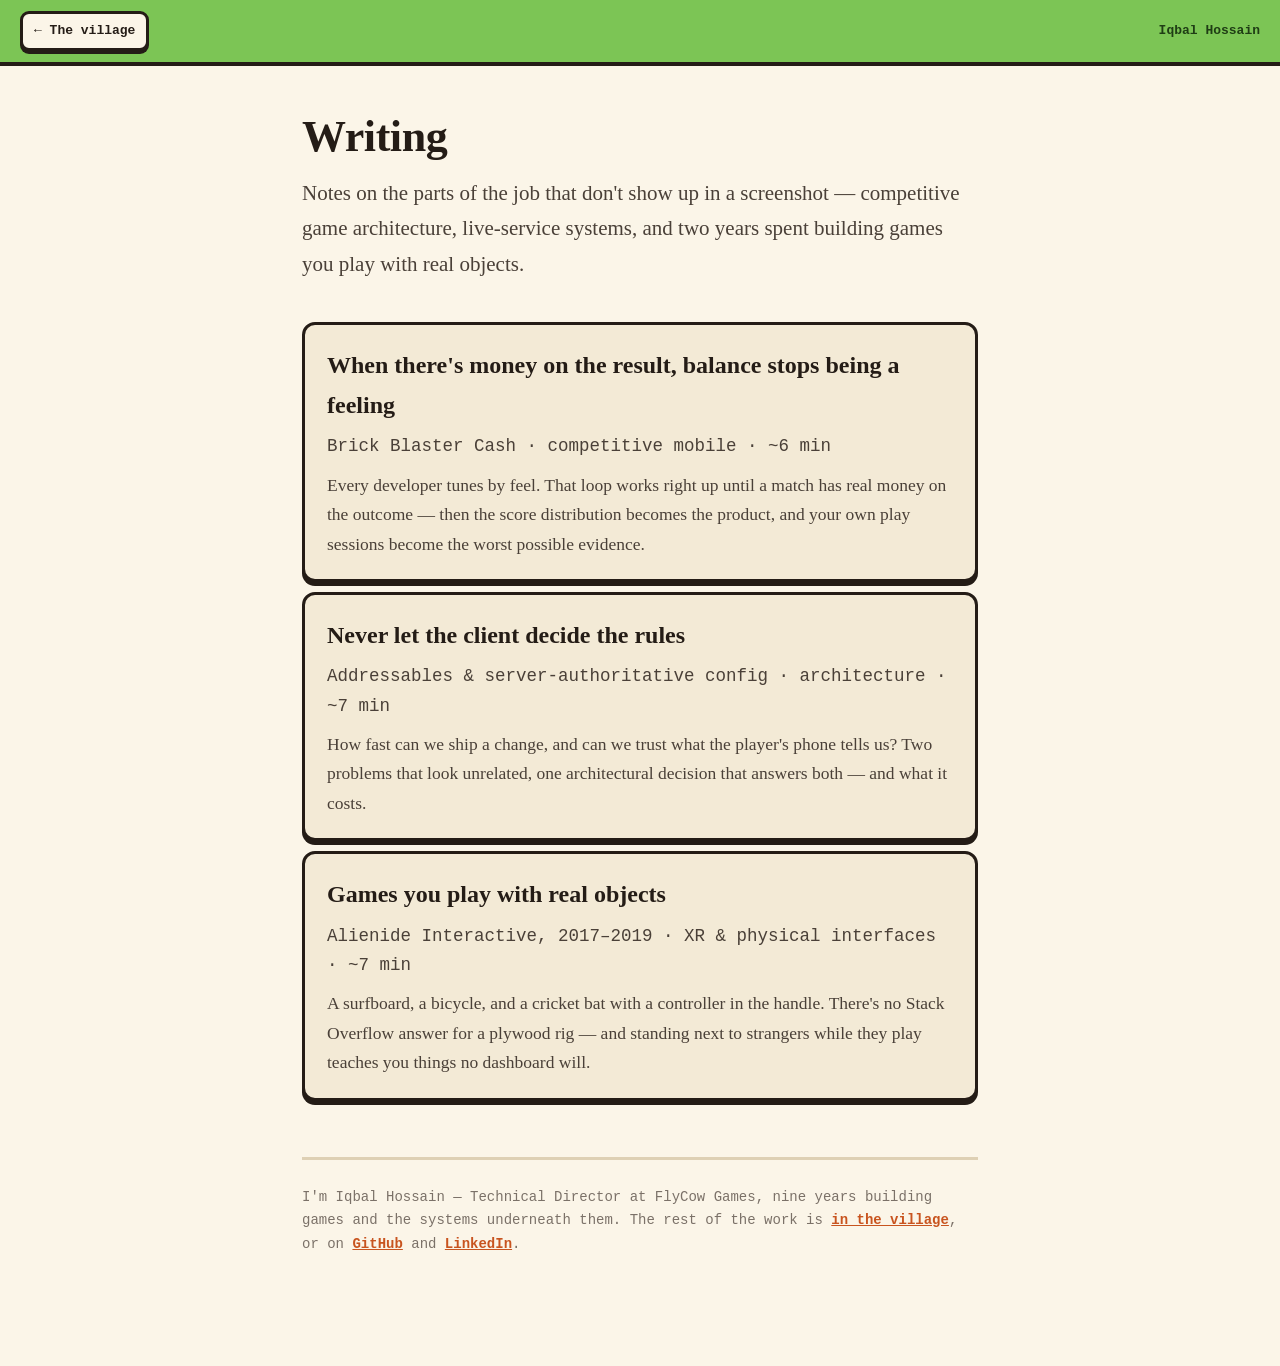
<file: blog/index.html>
<!DOCTYPE html>
<html lang="en">
<head>
<meta charset="utf-8">
<meta name="viewport" content="width=device-width, initial-scale=1">
<title>Writing — Iqbal Hossain</title>
<meta name="description" content="Notes on competitive game architecture, live-service systems, and building games you play with real objects.">
<meta property="og:type" content="website">
<meta property="og:title" content="Writing — Iqbal Hossain">
<meta property="og:description" content="Notes on competitive game architecture, live-service systems, and building games you play with real objects.">
<link rel="stylesheet" href="blog.css">
</head>
<body>

<nav class="topbar">
  <a href="../">← The village</a>
  <span class="who">Iqbal Hossain</span>
</nav>

<div class="wrap">

<h1>Writing</h1>
<p class="lede">
Notes on the parts of the job that don't show up in a screenshot — competitive game architecture,
live-service systems, and two years spent building games you play with real objects.
</p>

<ul class="post-list">

  <li>
    <a href="balance-when-money-is-on-the-line.html">
      <h2>When there's money on the result, balance stops being a feeling</h2>
      <p class="meta">Brick Blaster Cash · competitive mobile · ~6 min</p>
      <p>Every developer tunes by feel. That loop works right up until a match has real money on the
      outcome — then the score distribution becomes the product, and your own play sessions become the
      worst possible evidence.</p>
    </a>
  </li>

  <li>
    <a href="server-authoritative-config.html">
      <h2>Never let the client decide the rules</h2>
      <p class="meta">Addressables &amp; server-authoritative config · architecture · ~7 min</p>
      <p>How fast can we ship a change, and can we trust what the player's phone tells us? Two problems
      that look unrelated, one architectural decision that answers both — and what it costs.</p>
    </a>
  </li>

  <li>
    <a href="games-you-play-with-real-objects.html">
      <h2>Games you play with real objects</h2>
      <p class="meta">Alienide Interactive, 2017–2019 · XR &amp; physical interfaces · ~7 min</p>
      <p>A surfboard, a bicycle, and a cricket bat with a controller in the handle. There's no Stack
      Overflow answer for a plywood rig — and standing next to strangers while they play teaches you things
      no dashboard will.</p>
    </a>
  </li>

</ul>

<div class="endnote">
  <p>
    I'm Iqbal Hossain — Technical Director at FlyCow Games, nine years building games and the systems
    underneath them. The rest of the work is <a href="../">in the village</a>, or on
    <a href="https://github.com/iqbalopu" target="_blank" rel="noopener">GitHub</a> and
    <a href="https://www.linkedin.com/in/iqbalhossainopu" target="_blank" rel="noopener">LinkedIn</a>.
  </p>
</div>

</div>
</body>
</html>
</file>
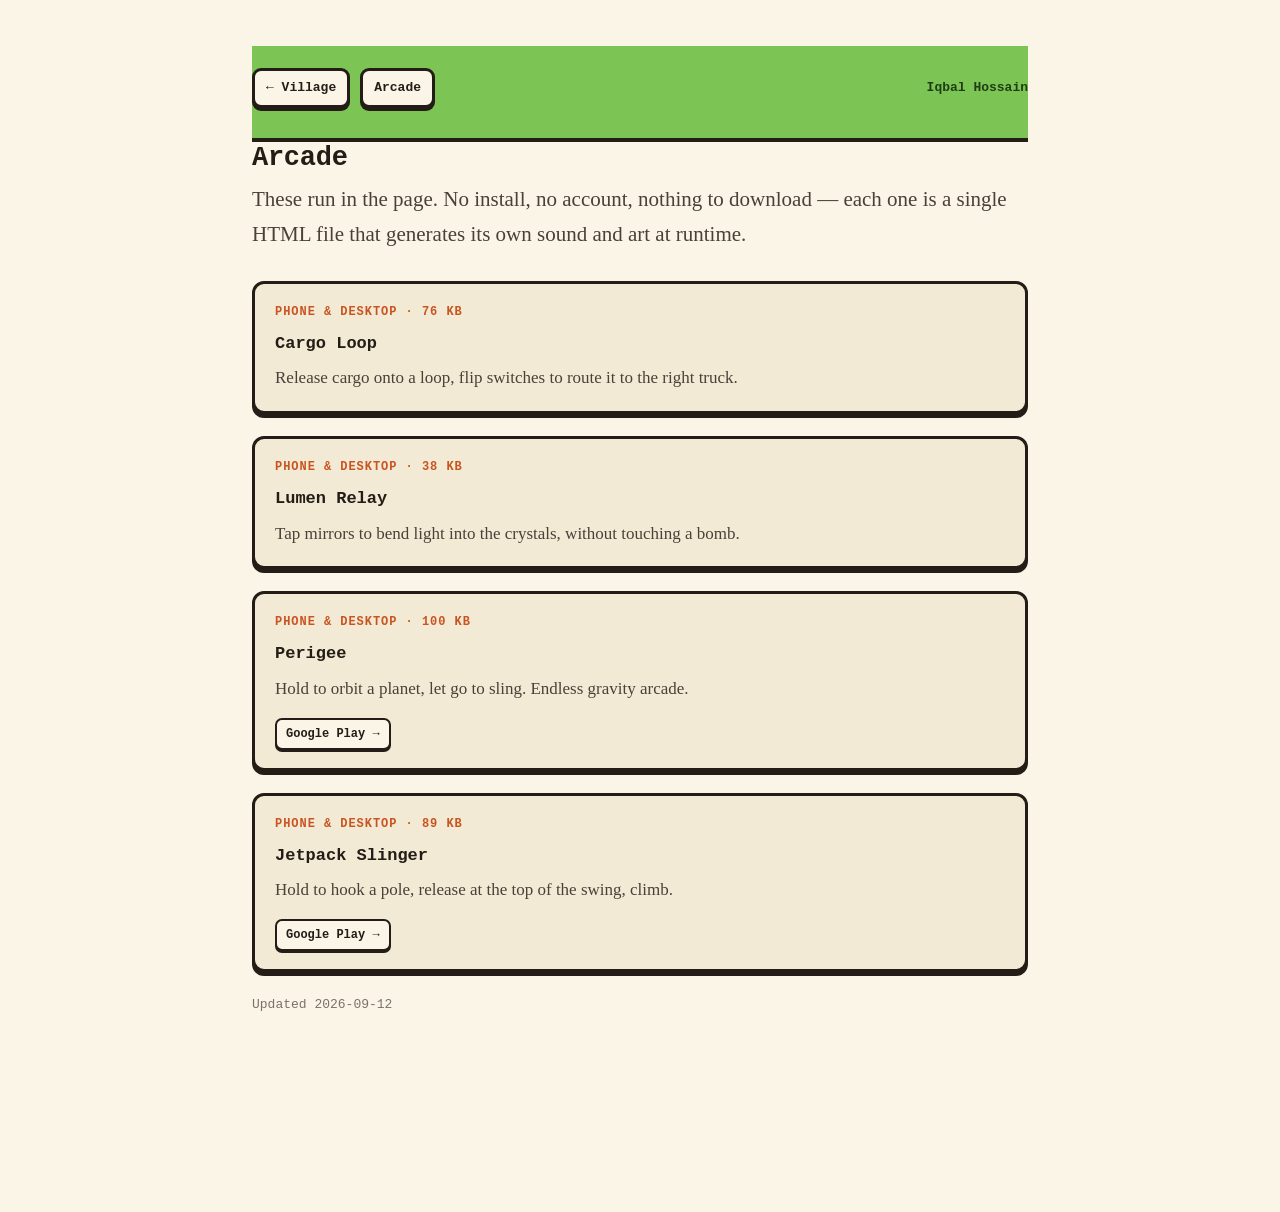
<file: play/index.html>
<!doctype html>
<html lang="en">
<head>
<meta charset="utf-8">
<meta name="viewport" content="width=device-width, initial-scale=1">
<title>Arcade — Iqbal Hossain</title>
<meta name="description" content="Games you can play right here in the browser.">
<link rel="stylesheet" href="../blog/blog.css">
<style>
  *{box-sizing:border-box}
  body{margin:0;background:var(--paper);color:var(--ink);font-family:var(--body);
       font-size:19px;line-height:1.68;padding:0 20px 80px}
  .wrap{max-width:820px;margin:0 auto}
  .topbar{display:flex;gap:10px;align-items:center;padding:22px 0 30px}
  .topbar a{font-family:var(--mono);font-size:13px;font-weight:700;color:var(--ink);
    text-decoration:none;background:var(--paper);border:3px solid var(--ink);
    border-radius:9px;padding:6px 11px;box-shadow:0 3px 0 var(--ink)}
  .topbar a:hover{transform:translateY(1px);box-shadow:0 2px 0 var(--ink)}
  .topbar .who{font-family:var(--mono);font-size:13px;color:#1f3d15;font-weight:700;margin-left:auto}
  h1{font-family:var(--mono);font-size:27px;line-height:1.2;letter-spacing:-.01em;margin:0 0 8px}
  h2{font-family:var(--mono);font-size:15px;letter-spacing:.08em;text-transform:uppercase;
     margin:38px 0 12px;color:var(--ink-2)}
  .lede{color:var(--ink-2);margin:0 0 28px}
  .meta{font-family:var(--mono);font-size:13px;color:var(--ink-dim);margin:0 0 26px}
  /* The card is not itself a link: the store links inside it are real links,
     and an anchor inside an anchor is not. */
  .card{background:var(--paper-2);border:3px solid var(--ink);border-radius:12px;
    box-shadow:0 4px 0 var(--ink);padding:18px 20px;margin:0 0 22px}
  .card-main{display:block;text-decoration:none;color:inherit}
  .card-main:hover h3{color:var(--accent)}
  .card h3{font-family:var(--mono);font-size:17px;margin:0 0 6px}
  .card p{margin:0;color:var(--ink-2);font-size:17px}
  .stores{display:flex;flex-wrap:wrap;gap:8px;margin:14px 0 0}
  .stores a{font-family:var(--mono);font-size:12px;font-weight:700;color:var(--ink);
    text-decoration:none;background:var(--paper);border:2px solid var(--ink);
    border-radius:7px;padding:4px 9px;box-shadow:0 2px 0 var(--ink)}
  .stores a:hover{background:var(--gold)}
  .tag{font-family:var(--mono);font-size:12px;font-weight:700;letter-spacing:.08em;
    text-transform:uppercase;color:var(--accent);display:block;margin-bottom:8px}
  /* The play area is measured from the viewport, never in fixed pixels, so one
     page serves a 360 px phone and a 4K monitor. --ar is the game's own aspect;
     the max-width is what the height budget allows at that aspect, which is how
     the box stays whole instead of being clipped on a short screen.
     --vh is a dynamic viewport unit where there is one: on mobile Safari 1vh is
     measured against the *retracted* chrome, so 78vh can be taller than the
     page you can actually see. */
  :root{--vh:1vh;--budget:78}
  @supports (height:1dvh){:root{--vh:1dvh}}
  @media (orientation:landscape) and (pointer:coarse){:root{--budget:94}}
  .stage{position:relative;width:100%;margin:0 auto;overflow:hidden;
    aspect-ratio:var(--ar);max-width:calc(var(--vh) * var(--budget) * var(--ar));
    border:3px solid var(--ink);border-radius:12px;
    box-shadow:0 4px 0 var(--ink);background:#11161c}
  .stage.portrait{--ar:0.5625}
  .stage.landscape{--ar:1.7778}
  .stage iframe{position:absolute;inset:0;width:100%;height:100%;border:0;display:block}
  /* The frame has to match the game's own orientation. A landscape game in a
     portrait frame sees a portrait viewport and correctly asks you to rotate,
     which on a desktop is impossible and looks broken. */
  .rotate{display:none;position:absolute;inset:0;z-index:2;place-items:center;
    background:#11161c;color:#f3f0e7;text-align:center;padding:24px;font-family:var(--mono)}
  .rotate b{display:block;font-size:18px;margin:0 0 6px}
  .rotate span{font-size:14px;color:#9aa6a0}
  .rotate .phone{width:34px;height:56px;border:3px solid currentColor;border-radius:8px;
    margin:0 auto 16px;animation:tip 2.4s ease-in-out infinite}
  @keyframes tip{0%,24%{transform:rotate(0)}54%,82%{transform:rotate(-90deg)}100%{transform:rotate(0)}}
  @media (prefers-reduced-motion:reduce){.rotate .phone{animation:none;transform:rotate(-90deg)}}
  /* A landscape game on a phone held upright. Shrinking it to a 16:9 strip is
     worse than asking, so the frame turns portrait with the device: the game
     inside then sees a portrait viewport, pauses itself and stops its sound,
     and this panel covers it. Rotating clears both at once. Desktop windows are
     narrow sometimes too, hence pointer:coarse rather than a width. */
  @media (orientation:portrait) and (pointer:coarse){
    .stage.landscape{--ar:0.75;max-width:none}
    .stage.landscape .rotate{display:grid}
  }
  @media (max-width:640px){body{padding:0 12px 60px}}
  .row{display:flex;flex-wrap:wrap;gap:10px;margin:22px 0 0}
  .row a{font-family:var(--mono);font-size:13px;font-weight:700;color:var(--ink);
    text-decoration:none;background:var(--paper);border:3px solid var(--ink);
    border-radius:9px;padding:6px 11px;box-shadow:0 3px 0 var(--ink)}
  .note{background:var(--paper-2);border:3px solid var(--ink);border-radius:12px;
    box-shadow:0 4px 0 var(--ink);padding:18px 20px;margin:26px 0}
  .note p{margin:0}
  dl{display:grid;grid-template-columns:auto 1fr;gap:6px 16px;font-size:17px;margin:22px 0 0}
  dt{font-family:var(--mono);font-size:12px;letter-spacing:.06em;text-transform:uppercase;
     color:var(--ink-dim);padding-top:4px}
  dd{margin:0}
</style>
</head>
<body>
<div class="wrap">
  <div class="topbar">
    <a href="../">← Village</a>
    <a href="./">Arcade</a>
    <span class="who">Iqbal Hossain</span>
  </div>
  <h1>Arcade</h1>
  <p class="lede">These run in the page. No install, no account, nothing to download —
  each one is a single HTML file that generates its own sound and art at runtime.</p>

  <div class="card">
    <a class="card-main" href="cargo.html">
      <span class="tag">phone &amp; desktop · 76 KB</span>
      <h3>Cargo Loop</h3>
      <p>Release cargo onto a loop, flip switches to route it to the right truck.</p>
    </a>
  </div>
  <div class="card">
    <a class="card-main" href="lumen.html">
      <span class="tag">phone &amp; desktop · 38 KB</span>
      <h3>Lumen Relay</h3>
      <p>Tap mirrors to bend light into the crystals, without touching a bomb.</p>
    </a>
  </div>
  <div class="card">
    <a class="card-main" href="perigee.html">
      <span class="tag">phone &amp; desktop · 100 KB</span>
      <h3>Perigee</h3>
      <p>Hold to orbit a planet, let go to sling. Endless gravity arcade.</p>
    </a>
    <div class="stores"><a href="https://play.google.com/store/apps/details?id=com.iqbalopu.perigee">Google Play &rarr;</a></div>
  </div>
  <div class="card">
    <a class="card-main" href="slinger.html">
      <span class="tag">phone &amp; desktop · 89 KB</span>
      <h3>Jetpack Slinger</h3>
      <p>Hold to hook a pole, release at the top of the swing, climb.</p>
    </a>
    <div class="stores"><a href="https://play.google.com/store/apps/details?id=com.iqbalopu.slinger">Google Play &rarr;</a></div>
  </div>
  <p class="meta">Updated 2026-09-12</p>
</div>
</body>
</html>
</file>
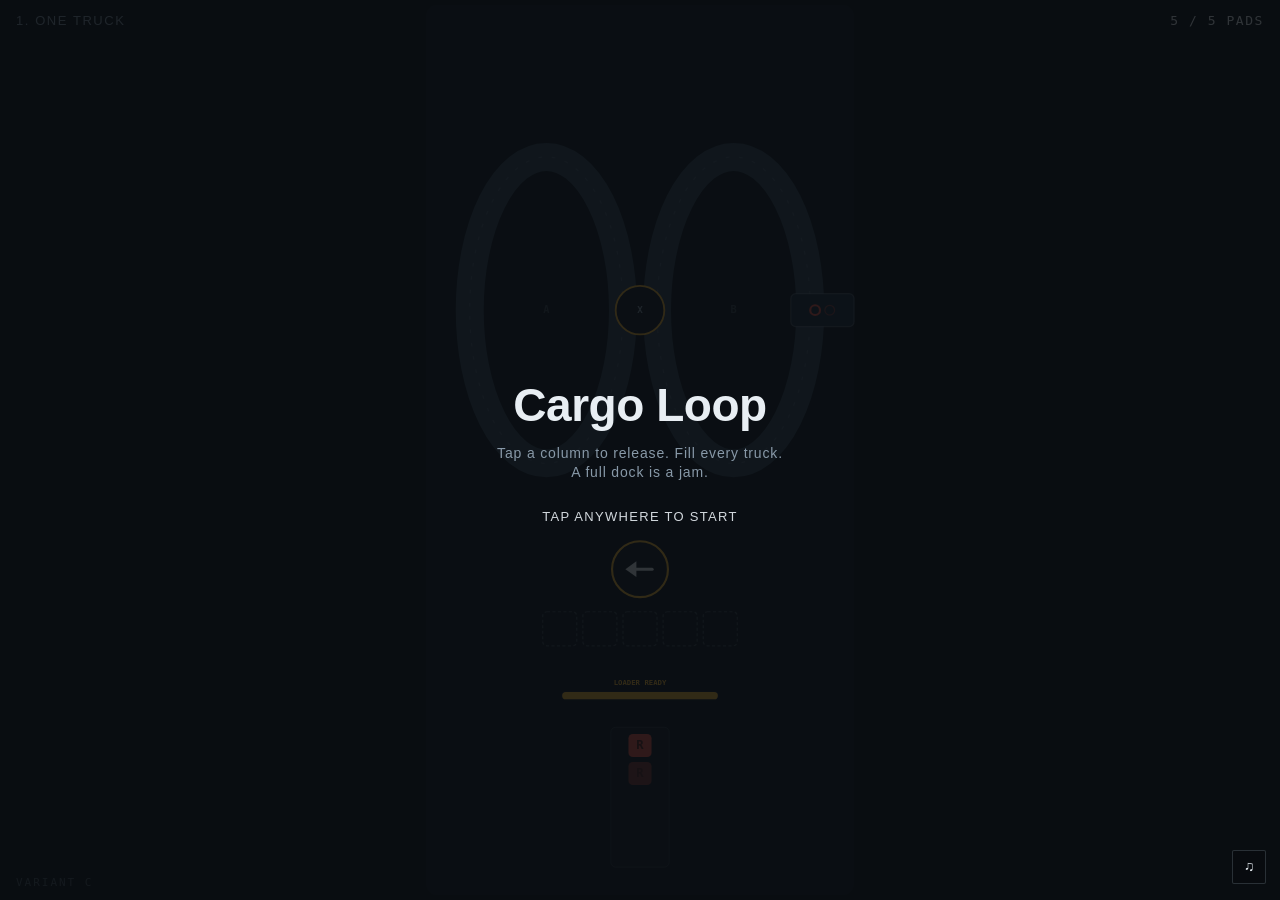
<file: play/cargo/index.html>
<!DOCTYPE html>
<html lang="en">
<head>
<meta charset="utf-8">
<title>Cargo Loop</title>
<meta name="viewport" content="width=device-width, initial-scale=1, maximum-scale=1, user-scalable=no, viewport-fit=cover">

<!--
  CARGO LOOP — graybox prototype for the Week 1-2 switch test.
  Verb:   tap a yard column to release, tap a switch to route, tap a docked crate to re-send
  Fail:   a crate needs a dock pad and every pad is full (JAM)
  Win:    the last truck is dispatched

  Deliberately ugly. This build exists to answer one question: is deciding
  WHERE cargo goes more fun and more legible than only deciding WHICH cargo to
  release? Art, meta, economy and ads are out of scope until that is answered.

  Variant comes from ?v=A|B|C and then sticks. All three run on one simulation
  (sim.mjs); they differ only in level data and which switches exist.
-->
<script>window.__BUILD__ = {"portal":"dev","escPause":true,"devReward":true,"continueUI":"ad"};</script>
</head>
<body>
<style>
  :root {
    --ground:   #11161C;
    --deck:     #1B242E;
    --deck-2:   #243141;
    --ink:      #E8EEF3;
    --ink-dim:  #8899A8;
    --belt:     #36485A;
    --amber:    #F2B53A;
    --bad:      #E4645A;
    --good:     #59C08A;
  }
  * { box-sizing: border-box; -webkit-tap-highlight-color: transparent; }
  html, body {
    margin: 0; height: 100%; overflow: hidden; background: var(--ground);
    color: var(--ink); font: 500 15px/1.4 -apple-system, BlinkMacSystemFont, "Segoe UI", sans-serif;
    touch-action: none; user-select: none; -webkit-user-select: none;
  }
  #stage { position: fixed; inset: 0; }
  canvas { position: absolute; inset: 0; display: block; }
  .mono { font-family: ui-monospace, Menlo, Consolas, monospace; font-variant-numeric: tabular-nums; }

  /* Overlays never swallow a tap. The panels opt back in, so "tap anywhere to
     retry" still works, but the intro stays transparent: the first tap has to
     reach the canvas or the game simply never starts. That was the bug. */
  .layer {
    position: absolute; inset: 0; display: none; pointer-events: none;
    align-items: center; justify-content: center; flex-direction: column;
    background: rgba(8, 11, 15, .82); text-align: center; padding: 24px;
  }
  .panel { pointer-events: auto; }
  #intro .panel { pointer-events: none; }
  .layer.on { display: flex; }
  #hud.layer { background: none; pointer-events: none; display: none;
               align-items: flex-start; justify-content: flex-start; }
  #hud.on { display: block; }

  /* HUD: the level name, and the pad counter that is the whole tension. */
  #top {
    position: absolute; left: 16px; right: 16px; top: max(12px, env(safe-area-inset-top));
    display: flex; justify-content: space-between; align-items: baseline;
    font-size: 13px; letter-spacing: .12em; text-transform: uppercase; color: var(--ink-dim);
  }
  #pads { color: var(--ink); }
  #pads.tight { color: var(--amber); }
  #pads.last { color: var(--bad); }
  #vtag { position: absolute; left: 16px; bottom: max(10px, env(safe-area-inset-bottom));
          font-size: 11px; letter-spacing: .18em; color: rgba(136,153,168,.5); }

  .panel { max-width: 340px; }

  h1 { font-size: clamp(30px, 9vw, 46px); margin: 0 0 6px; letter-spacing: -.01em; }
  .tagline { color: var(--ink-dim); font-size: 14px; letter-spacing: .06em; display: block; margin-bottom: 22px; }
  .over-label { display: block; font-size: 13px; letter-spacing: .2em;
                text-transform: uppercase; color: var(--ink-dim); margin-bottom: 8px; }
  .score-big { font-size: 40px; font-weight: 700; line-height: 1; }
  .score-sub { display: flex; gap: 18px; justify-content: center; margin-top: 14px;
               font-size: 12px; color: var(--ink-dim); }
  .score-sub .v { display: block; color: var(--ink); font-size: 17px; }
  .best-flag { display: none; }
  .tapline { display: block; width: 100%; margin-top: 24px; background: none; border: 0;
             color: var(--ink); font: inherit; letter-spacing: .1em; text-transform: uppercase;
             font-size: 13px; cursor: pointer; opacity: .9; }
  .btn { display: block; width: 100%; margin-top: 12px; padding: 12px 16px; cursor: pointer;
         background: var(--amber); color: #17110280; border: 0; border-radius: 3px;
         font: inherit; font-weight: 700; letter-spacing: .06em; color: #1A1302; }
  .btn.ghost { background: none; border: 1px solid rgba(136,153,168,.4); color: var(--ink-dim); }

  #corner { position: absolute; right: 14px; bottom: max(16px, env(safe-area-inset-bottom));
            display: flex; gap: 8px; z-index: 5; }
  #corner.hide-pause #btnPause { display: none; }
  /* Capture mode: canvas only, no chrome. tools/cargo-clips.mjs turns this on
     to record ad footage from real play rather than a mock-up. */
  body.capture #hud, body.capture #corner, body.capture #over,
  body.capture #intro, body.capture #paused { display: none !important; }

  .icon { width: 34px; height: 34px; display: grid; place-items: center; cursor: pointer;
          border: 1px solid rgba(136,153,168,.26); border-radius: 2px;
          background: rgba(8,11,15,.5); color: var(--ink-dim); font-size: 14px; }
</style>

<div id="stage">
  <canvas id="c"></canvas>

  <div class="layer" id="hud">
    <div id="top"><span id="levelName">—</span><span class="mono" id="pads">5 pads</span></div>
    <div id="vtag" class="mono">—</div>
  </div>

  <div class="layer on" id="intro">
    <div class="panel">
      <h1>Cargo Loop</h1>
      <span class="tagline">Tap a column to release. Fill every truck.<br>A full dock is a jam.</span>
      <button class="tapline" id="startBtn">Tap anywhere to start</button>
    </div>
  </div>

  <div class="layer" id="over">
    <div class="panel">
      <span class="over-label" id="overLabel">Jam</span>
      <div class="score-big mono" id="finalTrucks">0</div>
      <div class="score-sub mono">
        <div><span class="k">Taps</span><span class="v" id="finalTaps">0</span></div>
        <div><span class="k">Pads left</span><span class="v" id="finalPads">0</span></div>
        <div><span class="k">Level</span><span class="v" id="finalLevel">1</span></div>
      </div>
      <!-- The kernel writes the game's best score here after overPanel() runs,
           so this cannot be reused for anything else. A prototype has no best. -->
      <span id="finalBest" hidden></span>
      <span class="best-flag" id="bestFlag">New record</span>
      <button class="tapline" id="again">Tap anywhere to retry</button>
      <!-- Playable-ad call to action. Hidden in every other build. -->
      <button class="btn" id="cta" style="display:none">Play free</button>
      <button class="btn ghost" id="revive">Free &plus;1 pad &mdash; keep going</button>
    </div>
  </div>

  <div class="layer" id="paused">
    <div class="panel">
      <span class="tagline" style="margin:0">Paused</span>
      <button class="tapline" id="resume">Resume</button>
      <button class="btn ghost" id="quit">Give up</button>
    </div>
  </div>

  <div id="corner">
    <div class="icon" id="btnSound" role="button" tabindex="0" aria-label="Sound">&#9835;</div>
    <div class="icon" id="btnPause" role="button" tabindex="0" aria-label="Pause">&#10073;&#10073;</div>
  </div>
</div>

<script>
(function () {
'use strict';

// Helpers every game and every kernel module share. Nothing here knows about
// a game, the DOM beyond getElementById, or the portal.

const TAU = Math.PI * 2;

const clamp = (v, a, b) => v < a ? a : v > b ? b : v;
const lerp  = (a, b, t) => a + (b - a) * t;
const rand  = (a, b) => a + Math.random() * (b - a);
const randi = (a, b) => Math.floor(rand(a, b + 1));
const pick  = a => a[(Math.random() * a.length) | 0];

const el = id => document.getElementById(id);

// Haptics. The iOS wrapper registers a WKScriptMessageHandler named "haptic"
// (ios/Sources/App.swift); everywhere else this is the Vibration API, which
// Android WebView and Chrome have (VIBRATE is in the manifest) and iOS Safari
// does not. A silent no-op where neither exists.
function haptic(pattern) {
  try {
    const ios = window.webkit && window.webkit.messageHandlers && window.webkit.messageHandlers.haptic;
    if (ios) ios.postMessage(pattern);
    else if (navigator.vibrate) navigator.vibrate(pattern);
  } catch (e) {}
}

// localStorage that never throws (private mode, blocked storage).
function store(k, v) {
  try {
    if (v === undefined) return localStorage.getItem(k);
    localStorage.setItem(k, v);
  } catch (e) {}
  return null;
}

// Per-portal build configuration, injected by build.mjs. Defaults = dev build.
const BUILD = Object.assign(
  { portal: 'dev', escPause: true, devReward: true, continueUI: 'ad' },
  (typeof window !== 'undefined' && window.__BUILD__) || {}
);

// The state every kernel module reads, and the hooks a game fills in.

const STATE = { PLAY: 1, DEAD: 2, PAUSE: 3 };

// Fields the kernel owns. A game adds its own with Object.assign(run, {...}),
// including `best`, since the storage key is the game's.
const run = {
  state: STATE.PLAY, score: 0, bestChain: 0,
  shake: 0, hitstop: 0, flash: 0, invuln: 0, time: 0,
  awaitFirst: true, engaged: false, canRetry: false, revived: false,
  cause: '', best: 0
};

// x/y are where the last press landed, in CSS pixels. A one-input game
// ignores them; a game with tap targets (Cargo Loop's yard, switches and
// dock) needs to know what was hit.
const input = { held: false, locked: false, x: 0, y: 0 };

// What the kernel asks of a game. Fill it with Object.assign(G, {...}) before
// boot(). Hooks marked * are required; the rest are optional.
//   layout()*          resize: derive the play rect / world scale from view.w, view.h
//   reset(teach)*      resetRun: rebuild the world and the game's own run fields
//   decay(dt)*         frame, every state: fade glows and the like
//   idle(dt, clock)*   frame, before the first input: the attract-mode animation
//   step(dt)*          frame, in play, after hitstop: the game itself
//   dead(dt)*          frame, after death: camera drift
//   syncHUD(dt)*       frame: push run state into the HUD
//   render(t)*         frame: draw everything
//   wake()*            start the continuous audio (begin, resume, revive)
//   hush()*            stop it (die, pause, ad break)
//   crash(cause, hit)* die: detach the player and fire the death effects
//   record()*          die: persist bests; return true if this run set one
//   overPanel()*       die: fill the game's own game-over fields
//   revive()*          after a rewarded ad: put the player back in play
//   slow(dt)           frame, in play, before hitstop; returns a time scale
//   launch()           beginRun only: first-input effects
//   tap()              press while already running (a second tap)
//   key(e)             keydown the kernel didn't handle
//   blocked()          true while input and stepping must stop (orientation gate)
//   dying(cause, hit)  die, first thing; return true to cancel the death
//   celebrate(i)       five times after a new best: burst stars around the player
//   pilot()            true when a competent player would be holding right now,
//                      judged from visible state only. Drives tools/triage.mjs.
//   moment()           the beat that happened this frame ('hook', 'boom', …) or
//                      null; names the captions in tools/trailer.mjs. dev-only.
const G = {
  overDelay: 620,                   // ms from death to the game-over panel
  resumeInvuln: 0.4,                // seconds of grace after unpausing
  dim: 'rgba(159,166,192,.4)',      // the sound button when muted
  banner: { box: 'chain', text: 'chain', color: 'var(--gold)', ms: 1300 }
};

// Synthesised audio, no asset files. One context and one master gain, which
// mute and ad-ducking both drive — anything routed through `master` (a game's
// music, its engine loop) is covered for free. A game calls init() with its
// storage key, master level, and its own event sounds; it must supply die().
const Sound = {
  key: '', gain: 0.4, ctx: null, master: null, on: true, ducked: false, ready: false,
  init(key, gain, fx) {
    this.key = key; this.gain = gain; this.on = store(key) !== '0';
    return Object.assign(this, fx);
  },
  boot() {
    if (this.ready) return;
    const AC = window.AudioContext || window.webkitAudioContext;
    if (!AC) return;
    try {
      this.ctx = new AC();
      this.master = this.ctx.createGain();
      this.master.gain.value = this.on ? this.gain : 0;
      this.master.connect(this.ctx.destination);
      this.ready = true;
    } catch (e) {}
  },
  resume() { if (this.ctx && this.ctx.state === 'suspended') this.ctx.resume().catch(()=>{}); },
  level() { return (this.on && !this.ducked) ? this.gain : 0; },
  duck(on) { this.ducked = on; if (this.master) this.master.gain.setTargetAtTime(this.level(), this.ctx.currentTime, 0.02); },
  toggle() {
    this.on = !this.on; store(this.key, this.on ? '1' : '0');
    if (this.master) this.master.gain.setTargetAtTime(this.level(), this.ctx.currentTime, 0.02);
    return this.on;
  },
  tone(f, d, type, v, to) {
    if (!this.ready || !this.on) return;
    const t = this.ctx.currentTime;
    const o = this.ctx.createOscillator(), g = this.ctx.createGain();
    o.type = type || 'sine';
    o.frequency.setValueAtTime(f, t);
    if (to) o.frequency.exponentialRampToValueAtTime(Math.max(20, to), t + d);
    g.gain.setValueAtTime(0, t);
    g.gain.linearRampToValueAtTime(v, t + 0.008);
    g.gain.exponentialRampToValueAtTime(0.0001, t + d);
    o.connect(g); g.connect(this.master); o.start(t); o.stop(t + d + 0.02);
  },
  noise(d, v, cut) {
    if (!this.ready || !this.on) return;
    const t = this.ctx.currentTime;
    const n = Math.floor(this.ctx.sampleRate * d);
    const buf = this.ctx.createBuffer(1, n, this.ctx.sampleRate);
    const arr = buf.getChannelData(0);
    for (let i = 0; i < n; i++) arr[i] = (Math.random()*2-1) * (1 - i/n);
    const src = this.ctx.createBufferSource(); src.buffer = buf;
    const f = this.ctx.createBiquadFilter(); f.type='lowpass';
    f.frequency.setValueAtTime(cut || 1500, t);
    f.frequency.exponentialRampToValueAtTime(200, t + d);
    const g = this.ctx.createGain();
    g.gain.setValueAtTime(v, t); g.gain.exponentialRampToValueAtTime(0.0001, t + d);
    src.connect(f); f.connect(g); g.connect(this.master); src.start(t);
  },
  ui() { this.tone(520, 0.07, 'square', 0.09, 700); },

  /* @dev-only */
  // Record everything that reaches `master` (music, effects, engine loop) for
  // tools/trailer.mjs — Playwright's video has no sound. boot() first.
  tap() {
    const dest = this.ctx.createMediaStreamDestination();
    this.master.connect(dest);
    this.rec = new MediaRecorder(dest.stream, { mimeType: 'audio/webm;codecs=opus' });
    this.chunks = [];
    this.rec.ondataavailable = (e) => this.chunks.push(e.data);
    this.rec.start();
  },
  untap() {
    return new Promise((res) => {
      this.rec.onstop = () => {
        const fr = new FileReader();
        fr.onload = () => res(fr.result.split(',')[1]);
        fr.readAsDataURL(new Blob(this.chunks, { type: 'audio/webm' }));
      };
      this.rec.stop();
    });
  }
  /* @end-dev */
};

// Particles and expanding rings. Drawing stays in the game (each has its own
// look); the kernel owns the pools so resetRun can clear them.
const parts = [], waves = [];

// Defaults a call can leave out. A game overrides with Object.assign(FX, {...}).
const FX = { color: '#7CFFB2', maxSpeed: 240, maxR: 3.2, drag: 1.7,
                    r0: 10, waveR: 260, life: 0.7, waveColor: '#58D7FF' };

function burst(x, y, n, o) {
  o = o || {};
  for (let i = 0; i < n; i++) {
    const a = o.angle !== undefined ? o.angle + rand(-o.spread, o.spread) : rand(0, TAU);
    const s = rand(o.minSpeed || 40, o.maxSpeed || FX.maxSpeed);
    parts.push({ x:x, y:y, vx:Math.cos(a)*s, vy:Math.sin(a)*s,
      life: rand(o.minLife || 0.25, o.maxLife || 0.7), age:0,
      r: rand(o.minR || 1.2, o.maxR || FX.maxR), c: o.color || FX.color, drag: o.drag || FX.drag });
  }
}
function shockwave(x, y, o) {
  o = o || {};
  waves.push({ x:x, y:y, r0:o.r0||FX.r0, maxR:o.maxR||FX.waveR, age:-(o.delay||0),
    life:o.life||FX.life, color:o.color||FX.waveColor, width:o.width||5 });
}
function stepFx(dt) {
  for (let i = parts.length-1; i>=0; i--) {
    const p = parts[i]; p.age += dt;
    if (p.age >= p.life) { parts.splice(i,1); continue; }
    const d = Math.exp(-p.drag*dt); p.vx*=d; p.vy*=d;
    p.x += p.vx*dt; p.y += p.vy*dt;
  }
  for (let i = waves.length-1; i>=0; i--) { waves[i].age += dt; if (waves[i].age >= waves[i].life) waves.splice(i,1); }
}

// Portal SDK wrapper: Poki, CrazyGames or the Android host, degrading to a
// no-op so the game plays identically with an ad blocker on. commercial() and
// rewarded() return promises; nothing else in a game knows where it is.

// Mute audio and swallow input for the duration of an ad break. Input stays
// locked until the callback, so every path through an ad must settle exactly once.
function adLock(on) {
  input.locked = on; input.held = false;
  if (on) { G.hush(); Sound.duck(true); } else Sound.duck(false);
}

// Ad placement knobs — WHEN an ad is asked for; the Portal only knows HOW.
// Defaults ship in the bundle. BUILD.configUrl (a per-target build flag, empty
// until a host exists) names a flat JSON of the same keys that overrides them
// at boot, so cadence changes without a store build. The last fetched set is
// cached, so it also applies offline; a fetch that fails changes nothing.
const Ads = {
  ads: true,           // master: false silences both kinds
  interstitial: true,  // the between-run ad
  revive: true,        // the rewarded continue
  everyDeaths: 1,      // interstitial on every Nth retry
  minGap: 0,           // seconds between interstitials
  graceRetries: 0,     // no interstitial on the first N retries of a session
  _since: 0, _retries: 0, _last: -1e9,
  apply(j) {
    for (const k of ['everyDeaths', 'minGap', 'graceRetries']) if (typeof j[k] === 'number' && j[k] >= 0) this[k] = j[k];
    for (const k of ['ads', 'interstitial', 'revive']) if (typeof j[k] === 'boolean') this[k] = j[k];
  },
  async load() {
    try { this.apply(JSON.parse(store('arcade.ads')) || {}); } catch (e) {}
    if (!BUILD.configUrl) return;
    try {
      const j = await (await fetch(BUILD.configUrl, { cache: 'no-store' })).json();
      this.apply(j); store('arcade.ads', JSON.stringify(j));
    } catch (e) {}
  },
  // Called once per retry. True when this retry should carry an interstitial.
  wantInterstitial(now = performance.now()) {
    if (!this.ads || !this.interstitial) return false;
    if (++this._retries <= this.graceRetries) return false;
    if (++this._since < this.everyDeaths || now - this._last < this.minGap * 1000) return false;
    this._since = 0; this._last = now;
    return true;
  }
};

// The Android host can't return a value from a JavascriptInterface call, so
// each ad request carries a ticket the native side calls back with.
const adCalls = new Map();
let adTicket = 0;
function nativeAd(method) {
  return new Promise(res => {
    const id = ++adTicket;
    adCalls.set(id, res);
    // Only a genuinely dead host should trip this. A real rewarded video can
    // legitimately run 30s+, and resolving early would strand the callback.
    setTimeout(() => { if (adCalls.has(id)) { adCalls.delete(id); res(false); } }, 90000);
    try { window[Portal.native][method](id); }
    catch (e) { adCalls.delete(id); res(false); }
  });
}

const Portal = {
  kind: 'none', inPlay: false, native: null,
  // Wire the native bridge (Android's JavascriptInterface, or the iOS shim of
  // it): `iface` is the object the wrapper injects, `callback` the window
  // function its AdHost answers tickets on.
  android(iface, callback) {
    this.native = iface;
    window[callback] = function (id, ok) {
      const fn = adCalls.get(id);
      if (!fn) return;
      adCalls.delete(id);
      fn(!!ok);
    };
  },
  detect() {
    if (typeof window.PokiSDK !== 'undefined') this.kind = 'poki';
    else if (window.CrazyGames && window.CrazyGames.SDK) this.kind = 'crazy';
    // The store wrappers inject the same JavascriptInterface shape (iOS shims it
    // over a WKScriptMessageHandler), so both are the 'android' kind here.
    else if (this.native && window[this.native] && (BUILD.portal === 'android' || BUILD.portal === 'ios')) this.kind = 'android';
  },
  async init() {
    this.detect();
    try {
      if (this.kind === 'poki') await window.PokiSDK.init();
      else if (this.kind === 'crazy') await window.CrazyGames.SDK.init();
    } catch (e) { this.kind = 'none'; }
  },
  loadingFinished() { try { if (this.kind === 'poki') window.PokiSDK.gameLoadingFinished(); } catch (e) {} },
  gameplayStart() {
    if (this.inPlay) return; this.inPlay = true;
    try {
      if (this.kind === 'poki') window.PokiSDK.gameplayStart();
      else if (this.kind === 'crazy') window.CrazyGames.SDK.game.gameplayStart();
    } catch (e) {}
  },
  gameplayStop() {
    if (!this.inPlay) return; this.inPlay = false;
    try {
      if (this.kind === 'poki') window.PokiSDK.gameplayStop();
      else if (this.kind === 'crazy') window.CrazyGames.SDK.game.gameplayStop();
    } catch (e) {}
  },
  // Interstitial between runs. Always resolves — never blocks the game.
  commercial() {
    this.gameplayStop(); adLock(true);
    return new Promise(res => {
      let done = false;
      const fin = () => { if (done) return; done = true; adLock(false); res(); };
      try {
        if (this.kind === 'poki') { window.PokiSDK.commercialBreak().then(fin, fin); return; }
        if (this.kind === 'crazy') { window.CrazyGames.SDK.ad.requestAd('midgame', { adFinished: fin, adError: fin }); return; }
        if (this.kind === 'android') { nativeAd('showInterstitial').then(fin, fin); return; }
      } catch (e) {}
      fin();
    });
  },
  // Rewarded ad for the continue. Resolves true only on a real completed view.
  rewarded() {
    this.gameplayStop(); adLock(true);
    return new Promise(res => {
      let done = false;
      const fin = ok => { if (done) return; done = true; adLock(false); res(!!ok); };
      try {
        if (this.kind === 'poki') { window.PokiSDK.rewardedBreak().then(ok => fin(ok), () => fin(false)); return; }
        if (this.kind === 'crazy') { window.CrazyGames.SDK.ad.requestAd('rewarded', { adFinished: () => fin(true), adError: () => fin(false) }); return; }
        if (this.kind === 'android') { nativeAd('showRewarded').then(ok => fin(ok), () => fin(false)); return; }
      } catch (e) {}
      // Never reward when the SDK is blocked — portals forbid it.
      fin(BUILD.devReward === true);
    });
  }
};

// The shell around a game: canvas and view, overlay layers, the run lifecycle
// (start / begin / die / pause / retry / revive), input, and the frame loop.
// Everything game-shaped is reached through the hooks in G.

/* =========================================================
   VIEW
   ========================================================= */

const canvas = el('c');
const ctx = canvas.getContext('2d', { alpha: false });
const view = { w:0, h:0, dpr:1, scale:1 };

function resize() {
  const de = document.documentElement;
  const w = Math.max(1, Math.round(window.innerWidth  || de.clientWidth));
  const h = Math.max(1, Math.round(window.innerHeight || de.clientHeight));
  const dpr = clamp(window.devicePixelRatio || 1, 1, 2.5);
  view.w = w; view.h = h; view.dpr = dpr;
  canvas.style.width = w + 'px'; canvas.style.height = h + 'px';
  canvas.width = Math.round(w * dpr); canvas.height = Math.round(h * dpr);
  G.layout();
}
window.addEventListener('resize', resize);
window.addEventListener('orientationchange', () => setTimeout(resize, 120));

/* =========================================================
   LAYERS
   ========================================================= */

const CONTINUE_UI = BUILD.continueUI || 'ad';
const layers = { hud: el('hud'), intro: el('intro'), over: el('over'), paused: el('paused') };

function show(name) {
  for (const k in layers) layers[k].classList.toggle('on',
    k === name || (name === 'play' && k === 'hud') || (name === 'intro' && k === 'hud'));
  if (name === 'over' || name === 'paused') layers.hud.classList.add('on');
  el('corner').classList.toggle('hide-pause', name !== 'play' && name !== 'paused');
  if (name !== 'intro') el('intro').classList.remove('on');
}

let bannerT = null;
function banner(text, color) {
  const B = G.banner, box = el(B.box), t = el(B.text);
  t.textContent = text; t.style.color = color || B.color;
  if (B.shadow) t.style.textShadow = '0 0 30px ' + (color || B.shadow) + 'aa';
  if (B.pop) { box.classList.remove('on'); void box.offsetWidth; }   // restart the animation
  box.classList.add('on');
  clearTimeout(bannerT);
  bannerT = setTimeout(() => box.classList.remove('on'), B.ms);
}
const bannerShown = () => !!bannerT;

/* =========================================================
   RUN LIFECYCLE
   ========================================================= */

function resetRun() {
  run.score = 0; run.bestChain = 0;
  run.shake = 0; run.hitstop = 0; run.flash = 0; run.time = 0;
  run.awaitFirst = true; run.engaged = false; run.canRetry = false;
  run.revived = false; run.cause = '';
  parts.length = 0; waves.length = 0;
}

// The game is live from the first frame; the run only *begins* on first input.
// That is what keeps this at zero clicks to gameplay, and it is also exactly
// when portals want gameplayStart() to fire.
function startRun(teach) { resetRun(); G.reset(teach); run.state = STATE.PLAY; show('intro'); }

function beginRun() {
  if (!run.awaitFirst) return;
  run.awaitFirst = false;
  show('play');
  Sound.boot(); Sound.resume(); G.wake();
  Portal.gameplayStart();
  if (G.launch) G.launch();
}

function die(cause, hitObj) {
  if (run.state !== STATE.PLAY) return;
  if (G.dying && G.dying(cause, hitObj)) return;
  run.state = STATE.DEAD; run.cause = cause;
  run.shake = 1; run.flash = 0.5; haptic([50, 40, 90]);
  input.held = false;
  G.crash(cause, hitObj);
  Sound.die(); G.hush();
  Portal.gameplayStop();

  run.score = Math.round(run.score);
  const isBest = G.record();

  setTimeout(() => {
    run.canRetry = true;
    el('overLabel').textContent = cause;
    G.overPanel();
    el('finalBest').textContent = run.best.toLocaleString();
    el('bestFlag').classList.toggle('on', isBest);
    layers.over.classList.toggle('record', isBest);
    // A new best is celebrated: the panel's CSS spins a light ray behind the
    // number, and the game bursts stars around the player a few times.
    if (isBest && G.celebrate) for (let i = 0; i < 5; i++) setTimeout(() => G.celebrate(i), i * 320);
    el('revive').style.display = (CONTINUE_UI === 'none' || !Ads.ads || !Ads.revive || run.revived) ? 'none' : '';
    show('over');
  }, G.overDelay);
}

function doPause() {
  if (run.state !== STATE.PLAY) return;
  run.state = STATE.PAUSE; input.held = false;
  Portal.gameplayStop(); G.hush(); show('paused');
}
function doResume() {
  if (run.state !== STATE.PAUSE) return;
  run.state = STATE.PLAY; run.invuln = Math.max(run.invuln, G.resumeInvuln);
  show('play'); Sound.resume(); G.wake(); Portal.gameplayStart();
}
function giveUp() { run.state = STATE.PLAY; run.invuln = 0; show('play'); die('Gave up'); }

async function retry() {
  if (run.state !== STATE.DEAD || !run.canRetry) return;
  run.canRetry = false;
  Sound.ui(); show('none');                 // blank while the interstitial runs
  if (Ads.wantInterstitial()) await Portal.commercial();
  startRun();
}

function toggleSound() { Sound.boot(); const on = Sound.toggle(); el('btnSound').style.color = on ? 'var(--ink)' : G.dim; }

/* =========================================================
   INPUT
   ========================================================= */

function press(e) {
  if (e && e.cancelable) e.preventDefault();
  if (input.locked || (G.blocked && G.blocked())) return;
  if (run.state === STATE.DEAD) { retry(); return; }
  Sound.boot(); Sound.resume();
  if (e && e.clientX !== undefined) { input.x = e.clientX; input.y = e.clientY; }
  if (run.awaitFirst) beginRun();
  else if (G.tap) G.tap();
  input.held = true;
}
function release(e) { if (e && e.cancelable) e.preventDefault(); input.held = false; }

canvas.addEventListener('pointerdown', press);
window.addEventListener('pointerup', release);
window.addEventListener('pointercancel', release);
canvas.addEventListener('contextmenu', e => e.preventDefault());
window.addEventListener('wheel', e => { if (e.cancelable) e.preventDefault(); }, { passive:false });
window.addEventListener('keydown', e => {
  if (e.code==='Space'||e.code==='Enter'||e.code==='ArrowUp'||e.code==='KeyW') {
    if (e.repeat) return;
    if (run.state === STATE.DEAD) { e.preventDefault(); retry(); return; }
    press(e);
  } else if ((e.code==='Escape' && BUILD.escPause) || e.code==='KeyP') {
    if (run.state===STATE.PLAY) doPause(); else if (run.state===STATE.PAUSE) doResume();
  } else if (e.code==='KeyM') toggleSound();
  else if (G.key) G.key(e);
});
window.addEventListener('keyup', e => {
  if (e.code==='Space'||e.code==='Enter'||e.code==='ArrowUp'||e.code==='KeyW') release(e);
});
window.addEventListener('blur', () => { input.held=false; if (run.state===STATE.PLAY) doPause(); });
document.addEventListener('visibilitychange', () => {
  if (document.hidden) { input.held=false; if (run.state===STATE.PLAY) doPause(); }
});

// Tap anywhere on the game-over screen — except on the rewarded button.
el('over').addEventListener('pointerdown', e => {
  if (e.target.closest && e.target.closest('#revive')) return;
  if (e.cancelable) e.preventDefault();
  retry();
});
el('revive').addEventListener('pointerdown', e => e.stopPropagation());
el('again').addEventListener('click', e => { e.preventDefault(); retry(); });
el('revive').addEventListener('click', async () => {
  Sound.ui();
  const ok = await Portal.rewarded();
  if (!ok) return;
  run.revived = true; run.state = STATE.PLAY;
  G.revive();
  show('play'); Sound.resume(); G.wake(); Portal.gameplayStart();
});
el('resume').addEventListener('click', () => { Sound.ui(); doResume(); });
el('quit').addEventListener('click', () => { Sound.ui(); giveUp(); });
el('btnPause').addEventListener('click', () => {
  if (run.state===STATE.PLAY) doPause(); else if (run.state===STATE.PAUSE) doResume();
});
el('btnSound').addEventListener('click', toggleSound);

/* =========================================================
   LOOP
   ========================================================= */

let last = performance.now(), clock = 0;

function frame(now) {
  let dt = (now-last)/1000; last = now;
  if (dt > 0.05) dt = 0.05;   // clamp after tab switches / hitches
  clock += dt;

  // Decays that run in every state
  run.shake = Math.max(0, run.shake - dt*2.6);
  run.flash = Math.max(0, run.flash - dt*2.2);
  G.decay(dt);
  stepFx(dt);

  if (G.blocked && G.blocked()) {
    input.held = false;
    G.render(clock);
    requestAnimationFrame(frame);
    return;
  }

  if (run.state === STATE.PLAY && run.awaitFirst) {
    G.idle(dt, clock);
  } else if (run.state === STATE.PLAY) {
    const scale = G.slow ? G.slow(dt) : 1;
    if (run.hitstop > 0) run.hitstop -= dt;
    else {
      dt *= scale;
      run.invuln = Math.max(0, run.invuln - dt);
      run.time += dt;
      G.step(dt);
    }
  } else if (run.state === STATE.DEAD) {
    G.dead(dt);
  }

  G.syncHUD(dt);
  G.render(clock);
  requestAnimationFrame(frame);
}

/* =========================================================
   BOOT
   ========================================================= */

// One handle every game exposes, so a harness can drive any of them the same
// way (tools/triage.mjs). Games add their own richer handle beside it.
window.__game = { run, input, STATE, G, Ads, begin: beginRun, restart: startRun };

/* @dev-only */
window.__game.Sound = Sound;   // the trailer harness taps the master gain
/* @end-dev */

// Android's back button: pause a live run rather than dropping out of the app.
// Returns true if the game consumed it, false to let the host close.
window.__gameBack = function () {
  if (run.state === STATE.PLAY && !run.awaitFirst) { doPause(); return true; }
  if (run.state === STATE.PAUSE) { doResume(); return true; }
  return false;
};

async function boot() {
  resize();
  el('btnSound').style.color = Sound.on ? 'var(--ink)' : G.dim;
  el('finalBest').textContent = run.best.toLocaleString();
  if (CONTINUE_UI === 'none') el('revive').style.display = 'none';
  else el('revive').innerHTML = '<span aria-hidden="true">&#9654;</span>&nbsp; Continue &mdash; watch ad';
  await Portal.init();
  Ads.load();                              // not awaited: the first retry is seconds away, boot is not
  Portal.loadingFinished();
  startRun();
  requestAnimationFrame(frame);
}

// CargoSim — the whole game, as pure logic.
//
// No DOM, no canvas, no kernel imports, no Math.random. That is the point:
// the same file runs inside the game, inside Node for the solver and bot, and
// inside a replay. Given the same level and the same commands it always ends
// the same way, which is what makes Jam Replay, undo and a solver possible.
//
// Every top-level name here is prefixed `sim`/`SIM` on purpose: kernel/build.mjs
// flattens every module into one scope and throws on a duplicate declaration.
//
// The three playtest variants are configurations of this one simulation:
//   A  lanes 1, switches off            (the Pixel Flow / Car Sort control)
//   B  lanes 2, entry switch on         (the bet: you choose where it goes)
//   C  lanes 2, switches on, autoRelease(the brief: you only flip junctions)

const SIM = { PLAY: 1, WON: 2, JAM: 3 };

// A lap is `slots` steps and a step is `ticksPerSlot` ticks, so at 20 ticks a
// second the defaults give a 5 second lap. Belt speed never changes with
// difficulty: difficulty comes from decisions, never from hurry.
const SIM_DEFAULTS = {
  ticksPerSlot: 5,
  slots: 20,
  pads: 5,
  beltCap: 4,
  // The loader. Every `feedEvery` ticks it is ready; the next tap on a column
  // feeds that column at once, and if nobody taps for another `feedEvery` it
  // feeds the last-aimed column anyway. 0 turns it off and release is instant.
  //
  // This exists because the solver proved the dock was never the binding
  // constraint without it: nothing forced a careful player to have two crates
  // in flight, so one pad cycled forever and P_min was 1 on every level.
  // Pixel Flow gets this pressure for free, because a fired shooter returns to
  // the tray with ammo left whether you like it or not.
  feedEvery: 0,
  autoRelease: false,   // variant C: crates arrive, the player may not aim
  // How many times a crate may be sent round again. Infinity means the dock is
  // a revolving door: a perfect player parks a crate, re-sends it at once and
  // never needs a second pad, which is why the solver reported P_min 1 on every
  // level. A finite limit makes the dock fill with genuinely stuck cargo, which
  // is the tension the whole genre runs on.
  resendLimit: Infinity,
  // A parked crate may only go round again once a truck actually wants it.
  // Without this the dock is a pass-through: the player re-sends instantly and
  // keeps unwanted cargo circling, so the belt is the real buffer and the dock
  // never fills. With it, stuck cargo stays stuck and the pads fill on their
  // own, which is the tension. Capping re-sends instead just makes levels
  // with deferred trucks unwinnable.
  resendNeedsTruck: false,
  entrySlot: 0,
  junction: 10          // slot where a mid-loop switch can move a crate lanes
};

// level = {
//   variant:'B', lanes:2, switches:['entry'], pads:5, beltCap:4,
//   yard: [['R','B','?G'], ...],        // index 0 is the front crate
//   bays: [{ lane:0, slot:5, queue:[['R','R','B'], ...] }, ...]
// }
// A '?' prefix hides the colour until the crate reaches the front of its column.
function simCreate(level) {
  const cfg = Object.assign({}, SIM_DEFAULTS, level);
  let nextId = 1;
  const yard = (level.yard || []).map(col => col.map(c => ({
    id: nextId++, color: c.replace('?', ''), hidden: c[0] === '?'
  })));
  const lanes = [];
  for (let i = 0; i < (level.lanes || 1); i++) lanes.push({ slots: cfg.slots, bays: [] });
  for (const b of level.bays || []) {
    const queue = b.queue.map(m => ({ manifest: m.slice(), filled: 0 }));
    lanes[b.lane].bays.push({ slot: b.slot, truck: queue.shift() || null, queue });
  }
  const sim = {
    cfg, tick: 0, state: SIM.PLAY,
    yard, lanes,
    transit: [],                       // crates riding the belt
    dock: new Array(cfg.pads).fill(null),
    entry: 0,                          // which lane the entry switch feeds
    mid: false,                        // mid-loop switch: divert at the junction
    log: [],                           // every command, for replay
    jamCrate: null,                    // the crate that filled the last pad
    delivered: 0, released: 0, flips: 0, resends: 0,
    feedCol: 0,                        // the column the loader is aimed at
    ready: cfg.feedEvery > 0,          // loader loaded and waiting for a choice
    readyAt: 0, lastFeed: 0
  };
  simReveal(sim);
  return sim;
}

// A hidden crate shows its colour once it is the front of its column.
function simReveal(sim) {
  for (const col of sim.yard) if (col.length && col[0].hidden) col[0].hidden = false;
}

function simClone(sim) {
  // Structured clone keeps this honest: every field is plain data by design.
  const c = structuredClone({ ...sim, cfg: null });
  c.cfg = sim.cfg;                     // shared, never mutated
  return c;
}

/* =========================================================
   COMMANDS — the only way a player (or a bot) touches the sim
   ========================================================= */

// type: 'release' (target = yard column) | 'flip' (target = 'entry' | 'mid')
//     | 'resend' (target = dock pad index)
function simCmd(sim, type, target) {
  if (sim.state !== SIM.PLAY) return false;
  let ok = false;
  if (type === 'release') ok = simRelease(sim, target);
  else if (type === 'flip') ok = simFlip(sim, target);
  else if (type === 'resend') ok = simResend(sim, target);
  if (ok) sim.log.push({ tick: sim.tick, type, target });
  return ok;
}

function simRelease(sim, col) {
  if (sim.cfg.autoRelease) return false;          // variant C aims for you
  const stack = sim.yard[col];
  if (!stack || !stack.length) return false;

  if (sim.cfg.feedEvery > 0) {
    sim.feedCol = col;                            // aim, always allowed
    if (!sim.ready) return true;                  // the loader is still filling
    return simFeed(sim, col);                     // ready: go now
  }
  if (sim.transit.length >= sim.cfg.beltCap) return false;
  simBoard(sim, stack.shift());
  sim.released++;
  simReveal(sim);
  return true;
}

// Put the front crate of `col` on the belt and start the loader refilling.
// Falls through to the next non-empty column so a stale aim never stalls it.
function simFeed(sim, col) {
  if (sim.transit.length >= sim.cfg.beltCap) return false;
  const n = sim.yard.length;
  for (let i = 0; i < n; i++) {
    const c = (col + i) % n;
    if (sim.yard[c].length) {
      simBoard(sim, sim.yard[c].shift());
      sim.released++; sim.feedCol = c;
      sim.ready = false; sim.lastFeed = sim.tick;
      simReveal(sim);
      return true;
    }
  }
  return false;
}

function simFlip(sim, which) {
  const on = sim.cfg.switches || [];
  if (!on.includes(which)) return false;
  if (which === 'entry') sim.entry = (sim.entry + 1) % sim.lanes.length;
  else if (which === 'mid') sim.mid = !sim.mid;
  else return false;
  sim.flips++;
  return true;
}

// Is any truck waiting for this colour right now?
function simWanted(sim, color) {
  for (const lane of sim.lanes)
    for (const b of lane.bays)
      if (b.truck && b.truck.manifest[b.truck.filled] === color) return true;
  return false;
}

function simResend(sim, pad) {
  const crate = sim.dock[pad];
  if (!crate) return false;
  if (sim.cfg.resendNeedsTruck && !simWanted(sim, crate.color)) return false;
  if (sim.transit.length >= sim.cfg.beltCap) return false;
  if ((crate.sent || 0) >= sim.cfg.resendLimit) return false;
  crate.sent = (crate.sent || 0) + 1;
  sim.dock[pad] = null;
  simBoard(sim, crate);
  sim.resends++;
  return true;
}

// Put a crate on the belt at the entry, in the lane the entry switch points at.
function simBoard(sim, crate) {
  sim.transit.push({
    id: crate.id, color: crate.color, sent: crate.sent || 0,
    lane: sim.entry, slot: sim.cfg.entrySlot, travelled: 0
  });
}

/* =========================================================
   THE TICK
   ========================================================= */

function simTick(sim) {
  if (sim.state !== SIM.PLAY) return sim.state;
  sim.tick++;

  if (sim.tick % sim.cfg.ticksPerSlot === 0) simStep(sim);

  // The loader: fill, offer the choice, then take it out of the player's hands.
  //
  // It stays out of them until the player has acted at least once. Without that
  // gate a level with a forgiving cargo order simply played itself: thirteen of
  // the thirty finished with nobody touching anything. The loader exists to
  // punish stalling mid-level, not to start the level for you. Variant C is the
  // exception, because crates arriving unbidden is its entire premise.
  const fe = sim.cfg.feedEvery;
  if (fe > 0) {
    if (!sim.ready && sim.tick - sim.lastFeed >= fe) { sim.ready = true; sim.readyAt = sim.tick; }
    const armed = sim.cfg.autoRelease || sim.log.length > 0;
    if (armed && sim.ready && sim.tick - sim.readyAt >= fe) simFeed(sim, sim.feedCol);
  }

  simWinCheck(sim);
  return sim.state;
}

// One slot of belt movement for every crate in transit, in a stable order.
function simStep(sim) {
  const still = [];
  for (const c of sim.transit) {
    const lane = sim.lanes[c.lane];
    c.slot = (c.slot + 1) % lane.slots;
    c.travelled++;

    // A mid-loop switch moves the crate to the other lane at the junction.
    if (sim.mid && c.slot === sim.cfg.junction && sim.lanes.length > 1) {
      c.lane = (c.lane + 1) % sim.lanes.length;
    }

    // A truck takes the crate only if it is exactly what that truck needs next.
    const bay = sim.lanes[c.lane].bays.find(b => b.slot === c.slot && b.truck);
    if (bay && bay.truck.manifest[bay.truck.filled] === c.color) {
      bay.truck.filled++;
      sim.delivered++;
      if (bay.truck.filled >= bay.truck.manifest.length) {
        bay.truck = bay.queue.shift() || null;   // dispatched; next truck rolls in
      }
      continue;                                   // crate is gone from the belt
    }

    // A full lap with nowhere to go: it parks in the dock. No pad is a jam.
    if (c.travelled >= lane.slots) {
      const pad = sim.dock.indexOf(null);
      if (pad < 0) { sim.state = SIM.JAM; sim.jamCrate = c.id; return; }
      sim.dock[pad] = { id: c.id, color: c.color, hidden: false, sent: c.sent || 0 };
      continue;
    }
    still.push(c);
  }
  sim.transit = still;
}

function simWinCheck(sim) {
  if (sim.state !== SIM.PLAY) return;
  for (const lane of sim.lanes)
    for (const bay of lane.bays)
      if (bay.truck || bay.queue.length) return;
  sim.state = SIM.WON;
}

/* =========================================================
   HELPERS the view, the bot and the solver share
   ========================================================= */

// Every command worth trying right now. The solver searches this, and it is
// also what the view uses to grey out dead taps. With a loader, aiming at a
// column is always worth trying, because it decides what feeds next.
function simLegal(sim) {
  const out = [];
  if (sim.state !== SIM.PLAY) return out;
  if (!sim.cfg.autoRelease)
    for (let i = 0; i < sim.yard.length; i++)
      if (sim.yard[i].length && (sim.cfg.feedEvery > 0 || sim.transit.length < sim.cfg.beltCap))
        out.push({ type: 'release', target: i });
  for (const s of sim.cfg.switches || []) out.push({ type: 'flip', target: s });
  for (let i = 0; i < sim.dock.length; i++)
    if (sim.dock[i] && sim.transit.length < sim.cfg.beltCap
        && (sim.dock[i].sent || 0) < sim.cfg.resendLimit
        && (!sim.cfg.resendNeedsTruck || simWanted(sim, sim.dock[i].color)))
      out.push({ type: 'resend', target: i });
  return out;
}

// Pads in use right now, and the worst it has been. P_min falls out of this.
function simPadsUsed(sim) {
  return sim.dock.reduce((n, p) => n + (p ? 1 : 0), 0);
}

// Replay a command log against a fresh sim: the basis of undo, Jam Replay and
// the ad capture. `untilTick` stops early so the view can rewind.
function simReplay(level, log, untilTick) {
  const sim = simCreate(level);
  const end = untilTick === undefined ? Infinity : untilTick;
  let i = 0;
  while (sim.state === SIM.PLAY && sim.tick < end) {
    while (i < log.length && log[i].tick === sim.tick) {
      const c = log[i++];
      simCmd(sim, c.type, c.target);
    }
    simTick(sim);
  }
  return sim;
}

// Ten levels per variant, hand-made. Step 3 of the brief grows this to thirty;
// these are the first rungs, enough to see the board work.
//
// A level is data only, so the solver in Node and the game in a browser read
// exactly the same thing. '?' hides a crate until it reaches the front of its
// column. Colours are single letters so a level stays readable as text.
//
// Variants are configurations, not code paths:
//   A  one lane, no switch      the control
//   B  two lanes, entry switch  the bet
//   C  two lanes, both switches, crates released for you

const bay = (lane, slot, ...queue) => ({ lane, slot, queue });

// Shared shape for every level; a level overrides what it needs. feedEvery is
// the loader cadence: a lap is 100 ticks, so feeding every 70 keeps roughly
// two crates in flight and makes the dock fill on its own. Without it the
// solver showed a careful player never needs a second pad.
// resendNeedsTruck is the rule that makes the dock a buffer instead of a
// pass-through: a parked crate waits until a truck actually wants it. With it
// off, P_min was 1 on every level — a player just kept unwanted cargo circling.
const base = { slots: 20, ticksPerSlot: 5, beltCap: 4, pads: 5,
               feedEvery: 70, resendNeedsTruck: true };
const A = l => Object.assign({ variant: 'A', lanes: 1, switches: [] }, base, l);
const B = l => Object.assign({ variant: 'B', lanes: 2, switches: ['entry'] }, base, l);
const C = l => Object.assign({ variant: 'C', lanes: 2, switches: ['entry', 'mid'],
                               autoRelease: true }, base, l);

// ---- A: release only. The proven grammar, and our control. -----------------
const LEVELS_A = [
  // feedEvery 0 on the first three: they exist to teach "tap a pile to release",
  // and a loader that feeds on its own teaches the opposite.
  A({ name: 'One truck',      feedEvery: 0, yard: [['R', 'R']],                bays: [bay(0, 6, ['R', 'R'])] }),
  A({ name: 'Two colours',    feedEvery: 0, yard: [['R', 'B'], ['B', 'R']],    bays: [bay(0, 6, ['R', 'B'])] }),
  A({ name: 'Wrong order',    feedEvery: 0, yard: [['B', 'R'], ['R', 'B']],    bays: [bay(0, 6, ['R', 'R', 'B'])] }),
  A({ name: 'Two trucks',     yard: [['R', 'B'], ['B', 'R']],    bays: [bay(0, 5, ['R', 'R']), bay(0, 13, ['B', 'B'])] }),
  A({ name: 'Buried need',    yard: [['B', 'B', 'R'], ['R', 'B']], bays: [bay(0, 6, ['R', 'R', 'B', 'B', 'B'])] }),
  A({ name: 'Queue up',       yard: [['R', 'B'], ['B', 'R']],    bays: [bay(0, 6, ['R', 'B'], ['B', 'R'])] }),
  A({ name: 'Hidden crate',   yard: [['R', '?B'], ['B', '?R']],  bays: [bay(0, 6, ['R', 'B', 'B', 'R'])] }),
  A({ name: 'Three colours',  yard: [['R', 'G'], ['B', 'R'], ['G', 'B']], bays: [bay(0, 5, ['R', 'B']), bay(0, 13, ['G', 'R', 'G', 'B'])] }),
  A({ name: 'Dig it out',     pads: 4, yard: [['B', 'R'], ['B', 'R'], ['B', 'R']],
      bays: [bay(0, 6, ['R', 'R', 'R'], ['B', 'B', 'B'])] }),
  // Tightness needs a CHOICE, not a forced order. Here every column offers
  // something: take the two reds on top first and only two greens ever park;
  // start with a green and the pads fill before the reds are dug out. The
  // earlier version buried every red under a green, so the player had no
  // decision to get wrong and the bot won every time.
  A({ name: 'Last pad',       pads: 2, yard: [['R', 'G'], ['G', 'R'], ['R', 'G'], ['G', 'R']],
      bays: [bay(0, 6, ['R', 'R', 'R', 'R'], ['G', 'G', 'G', 'G'])] })
];

// ---- B: release plus routing. The switch arrives at level 4. ---------------
const LEVELS_B = [
  B({ name: 'One truck',      feedEvery: 0, lanes: 1, switches: [], yard: [['R', 'R']], bays: [bay(0, 6, ['R', 'R'])] }),
  B({ name: 'Two colours',    feedEvery: 0, lanes: 1, switches: [], yard: [['R', 'B'], ['B', 'R']], bays: [bay(0, 6, ['R', 'B'])] }),
  B({ name: 'Wrong order',    feedEvery: 0, lanes: 1, switches: [], yard: [['B', 'R'], ['R', 'B']], bays: [bay(0, 6, ['R', 'R', 'B'])] }),
  // The switch, taught on the simplest board that needs it: the only truck is
  // in lane B, so a crate sent straight ahead can only lap and park.
  B({ name: 'Flip it',        yard: [['R', 'R']],                bays: [bay(1, 5, ['R', 'R'])] }),
  B({ name: 'One each way',   yard: [['R', 'B'], ['B', 'R']],    bays: [bay(0, 15, ['R', 'R']), bay(1, 5, ['B', 'B'])] }),
  B({ name: 'Split decision', yard: [['R', 'B'], ['B', 'R'], ['R', 'B']],
      bays: [bay(0, 15, ['R', 'R', 'R']), bay(1, 5, ['B', 'B', 'B'])] }),
  B({ name: 'Hidden route',   yard: [['R', '?B'], ['B', '?R']],  bays: [bay(0, 15, ['R', 'R']), bay(1, 5, ['B', 'B'])] }),
  B({ name: 'Three colours',  yard: [['G', 'R'], ['B', 'G'], ['R', 'B']],
      bays: [bay(0, 13, ['R', 'G']), bay(1, 5, ['B', 'G']), bay(0, 17, ['R', 'B'])] }),
  B({ name: 'Dig it out',     pads: 4, yard: [['G', 'R'], ['G', 'B'], ['G', 'R'], ['G', 'B']],
      bays: [bay(0, 15, ['R', 'R'], ['G', 'G']), bay(1, 5, ['B', 'B'], ['G', 'G'])] }),
  // The crate pool is exactly the union of the manifests: no decoys, so a level
  // is never lost to cargo that had nowhere to go. This one was unsolvable
  // until the solver caught that it asked for three greens and supplied two.
  // The same choice, with a lane to get wrong as well as an order.
  B({ name: 'Last pad',       pads: 2, yard: [['R', 'B'], ['B', 'R'], ['R', 'B'], ['B', 'R']],
      bays: [bay(0, 15, ['R', 'R', 'R'], ['B', 'B']), bay(1, 5, ['R'], ['B', 'B'])] })
];

// ---- C: the original brief. Crates arrive on their own; you only route. ----
// C has no release verb, so its first three levels were B's single-lane boards
// with the truck already sitting on the lane the switch points at — nothing to
// do, and they finished on their own. Moving that truck to lane B makes the
// flip the only way to win, which is the one thing C exists to teach.
const LEVELS_C = LEVELS_B.map((l, i) => C({
  name: l.name, pads: l.pads, yard: l.yard,
  bays: l.bays.map(b => ({ lane: i < 3 ? 1 : b.lane, slot: i < 3 ? 5 : b.slot, queue: b.queue })),
  // C cannot aim, so it gets a slower belt of arrivals than A and B.
  feedEvery: i < 3 ? 90 : 78
}));

const LEVEL_SETS = { A: LEVELS_A, B: LEVELS_B, C: LEVELS_C };

/* =========================================================
   WORLD — a fixed portrait board, scaled to whatever the phone is
   ========================================================= */

// 720x1480 is roughly a modern phone. At 720x1280 the board letterboxed with
// 150 px of dead space top and bottom on a 390x844 screen, which makes a
// graybox look smaller and cheaper than it is.
const W = 720, H = 1480;                 // board units; everything below is in these
const CRATE = 38;                        // a crate is a rounded square this big
const YARD_Y = 1196, YARD_H = 230;       // the columns you release from
const DOCK_Y = 1006;                     // the holding dock row
const SWITCH_Y = 936;                    // the entry switch sits between dock and loops
const LOADER_Y = 1136;                   // the loader, between the dock and the yard

// Colour is the puzzle, so it must survive colour blindness: every crate also
// carries its letter. Never rely on hue alone.
const PAINT = { R:'#E2574C', B:'#3E8FD8', G:'#46B06B', Y:'#EFC03A', P:'#9A6BD8' };

/* =========================================================
   VARIANT — ?v=A|B|C, then sticky, so a tester keeps the same game
   ========================================================= */

// A playable ad is not a playtest: one variant, one level, one end card.
const PLAYABLE = BUILD.playable === true;
const PLAYABLE_LEVEL = 3;                // "Flip it" — the board that teaches the switch

const qs = new URLSearchParams(location.search);
const asked = PLAYABLE ? 'B' : (qs.get('v') || '').toUpperCase();
let VARIANT = ['A','B','C'].includes(asked) ? asked : (store('cargo.variant') || '');
if (!VARIANT) {
  // No assignment yet and none asked for: split testers evenly at random. This
  // is the only randomness anywhere near this game, and it never touches a level.
  VARIANT = ['A','B','C'][Math.floor(Math.random() * 3)];
}
store('cargo.variant', VARIANT);
const SET = LEVEL_SETS[VARIANT];
const PROGRESS_KEY = 'cargo.level.' + VARIANT;

let levelIdx = PLAYABLE ? PLAYABLE_LEVEL
  : clamp(parseInt(store(PROGRESS_KEY) || '0', 10) || 0, 0, SET.length - 1);
let sim = simCreate(SET[levelIdx]);
let acc = 0;                             // seconds of game time not yet ticked
let padBonus = 0;                        // pads granted by a rewarded continue
let replay = null, finalSim = null;      // Jam Replay: the rewind after a fail
let seenDelivered = 0, seenTick = 0;
const pop = new Map();                   // bay slot -> remaining pop seconds

/* =========================================================
   SESSION LOG — no SDK, no network, no consent banner. It lives in
   localStorage and comes out as JSON when a tester presses L.
   ========================================================= */

const LOG = [];
let attempt = 0, levelStarted = 0, firstDelivery = 0, lastFailAt = 0, offerShown = false;

function ev(type, extra) {
  LOG.push(Object.assign({
    ms: Math.round(performance.now()), type, v: VARIANT, level: levelIdx + 1, attempt
  }, extra || {}));
  try { store('cargo.log', JSON.stringify(LOG.slice(-500))); } catch (e) {}
}

function dumpLog() {
  const text = JSON.stringify(LOG, null, 1);
  console.log(text);
  try { navigator.clipboard.writeText(text); } catch (e) {}
  return text;
}

/* =========================================================
   SOUND — synthesised, like every other game here
   ========================================================= */

Sound.init('cargo.sound', 0.38, {
  release() { this.tone(220, 0.06, 'square', 0.05, 300); },
  // The thunk is the reward. It is the single most important sound here.
  thunk()   { this.tone(150, 0.09, 'sine', 0.16, 90); this.noise(0.05, 0.05, 1800); },
  flip()    { this.tone(880, 0.05, 'square', 0.07, 1200); },
  deny()    { this.tone(120, 0.07, 'sawtooth', 0.05, 90); },
  dispatch(){ this.tone(330, 0.10, 'triangle', 0.10, 500); setTimeout(() => this.tone(500, 0.16, 'sine', 0.09, 660), 90); },
  horn()    { this.tone(150, 0.5, 'sawtooth', 0.13, 110); setTimeout(() => this.tone(120, 0.6, 'sawtooth', 0.12, 90), 160); },
  win()     { [0,90,180].forEach((d, i) => setTimeout(() => this.tone(420 + i*160, 0.18, 'triangle', 0.10), d)); },
  ui()      { this.tone(600, 0.05, 'sine', 0.05); },
  die()     { this.horn(); }
});

/* =========================================================
   GEOMETRY — where a slot is, where a tap lands
   ========================================================= */

// Lane ellipses. One lane is centred; two sit side by side.
function laneBox(i) {
  const one = sim.lanes.length === 1;
  return one ? { cx: W/2, cy: 510, rx: 188, ry: 252 }
             : { cx: i === 0 ? 206 : 514, cy: 510, rx: 126, ry: 252 };
}

// A slot's point on the belt. `frac` slides between this slot and the next, so
// the view can interpolate between 20 Hz ticks and still look continuous.
function slotPt(laneIdx, slot, frac = 0) {
  const b = laneBox(laneIdx);
  const t = (slot + frac) / sim.lanes[laneIdx].slots;
  const a = -Math.PI/2 + t * TAU;
  return { x: b.cx + Math.cos(a) * b.rx, y: b.cy + Math.sin(a) * b.ry, a };
}

function yardRect(i) {
  const n = sim.yard.length, gap = 14;
  const w = Math.min(96, (W - 120 - gap * (n - 1)) / n);
  const x0 = (W - (w * n + gap * (n - 1))) / 2;
  return { x: x0 + i * (w + gap), y: YARD_Y, w, h: YARD_H };
}

function padRect(i) {
  const n = sim.dock.length, gap = 10, w = 56;
  const x0 = (W - (w * n + gap * (n - 1))) / 2;
  return { x: x0 + i * (w + gap), y: DOCK_Y, w, h: 56 };
}

const entryPt = () => ({ x: W/2, y: SWITCH_Y, r: 46 });
const midPt   = () => ({ x: W/2, y: 510, r: 40 });

// Screen pixels to board units. The render transform is the inverse of this.
function toBoard(px, py) {
  return { x: (px - view.px) / view.scale, y: (py - view.py) / view.scale };
}
const inRect = (p, r) => p.x >= r.x && p.x <= r.x + r.w && p.y >= r.y && p.y <= r.y + r.h;
const inCircle = (p, c) => (p.x - c.x) ** 2 + (p.y - c.y) ** 2 <= c.r * c.r;

/* =========================================================
   INPUT — one tap, several possible targets
   ========================================================= */

function tapBoard() {
  if (run.state !== STATE.PLAY || sim.state !== SIM.PLAY) return;
  const p = toBoard(input.x, input.y);
  let did = false;

  if ((sim.cfg.switches || []).includes('entry') && inCircle(p, entryPt()))
    did = simCmd(sim, 'flip', 'entry') && (Sound.flip(), haptic(8), true);
  else if ((sim.cfg.switches || []).includes('mid') && inCircle(p, midPt()))
    did = simCmd(sim, 'flip', 'mid') && (Sound.flip(), haptic(8), true);

  if (!did) for (let i = 0; i < sim.dock.length; i++)
    if (sim.dock[i] && inRect(p, padRect(i))) {
      did = simCmd(sim, 'resend', i);
      if (did) { Sound.release(); haptic(6); }
      break;
    }

  if (!did) for (let i = 0; i < sim.yard.length; i++)
    if (inRect(p, yardRect(i))) {
      did = simCmd(sim, 'release', i);
      if (did) { Sound.release(); haptic(6); }
      else { Sound.deny(); run.shake = Math.max(run.shake, 0.25); }   // belt full, or empty column
      break;
    }
}

/* =========================================================
   DRAWING — graybox, but every state must be readable at a glance
   ========================================================= */

function roundRect(x, y, w, h, r) {
  ctx.beginPath();
  ctx.moveTo(x + r, y);
  ctx.arcTo(x + w, y, x + w, y + h, r);
  ctx.arcTo(x + w, y + h, x, y + h, r);
  ctx.arcTo(x, y + h, x, y, r);
  ctx.arcTo(x, y, x + w, y, r);
  ctx.closePath();
}

function drawCrate(x, y, color, size = CRATE, alpha = 1) {
  ctx.globalAlpha = alpha;
  ctx.fillStyle = PAINT[color] || '#8899A8';
  roundRect(x - size/2, y - size/2, size, size, 7); ctx.fill();
  ctx.fillStyle = 'rgba(10,14,18,.62)';
  ctx.font = `700 ${Math.round(size * 0.52)}px ui-monospace, Menlo, monospace`;
  ctx.textAlign = 'center'; ctx.textBaseline = 'middle';
  ctx.fillText(color, x, y + 1);
  ctx.globalAlpha = 1;
}

function drawLane(i) {
  const b = laneBox(i);
  ctx.strokeStyle = sim.state === SIM.JAM ? 'rgba(228,100,90,.5)' : 'var(--belt)';
  ctx.strokeStyle = sim.state === SIM.JAM ? 'rgba(228,100,90,.5)' : '#36485A';
  ctx.lineWidth = 46;
  ctx.beginPath(); ctx.ellipse(b.cx, b.cy, b.rx, b.ry, 0, 0, TAU); ctx.stroke();
  // Dashes that show which way the belt runs, without animating anything.
  ctx.strokeStyle = 'rgba(232,238,243,.13)';
  ctx.lineWidth = 2; ctx.setLineDash([6, 16]);
  ctx.beginPath(); ctx.ellipse(b.cx, b.cy, b.rx, b.ry, 0, 0, TAU); ctx.stroke();
  ctx.setLineDash([]);
  if (sim.lanes.length > 1) {
    ctx.fillStyle = 'rgba(136,153,168,.35)';
    ctx.font = '700 17px ui-monospace, Menlo, monospace';
    ctx.textAlign = 'center'; ctx.textBaseline = 'middle';
    ctx.fillText(i === 0 ? 'A' : 'B', b.cx, b.cy);
  }
}

// A truck: its manifest is dots, filled left to right. The next needed dot is
// ringed, because "what does this truck want NOW" is the whole read.
function drawBay(laneIdx, bay) {
  const b = laneBox(laneIdx);
  const p = slotPt(laneIdx, bay.slot);
  const out = 60, ux = (p.x - b.cx) / b.rx, uy = (p.y - b.cy) / b.ry;
  const len = Math.hypot(ux, uy) || 1;
  // Outside the belt, but never outside the board: a truck you cannot see is a
  // manifest you cannot read, and the manifest is the whole puzzle.
  const x = clamp(p.x + (ux / len) * out, 60, W - 60);
  const y = clamp(p.y + (uy / len) * out, 44, H - 44);
  const boost = pop.get(laneIdx + ':' + bay.slot) || 0;
  const s = 1 + boost * 0.9;

  // A short stalk back to the belt: with two lanes a truck can end up nearer
  // the other loop than its own, and "whose truck is this" must never be a guess.
  ctx.strokeStyle = 'rgba(136,153,168,.45)'; ctx.lineWidth = 3;
  ctx.beginPath(); ctx.moveTo(p.x, p.y); ctx.lineTo(x, y); ctx.stroke();

  ctx.save(); ctx.translate(x, y); ctx.scale(s, s);
  const w = 104, h = 54;
  ctx.fillStyle = bay.truck ? '#243141' : 'rgba(36,49,65,.35)';
  roundRect(-w/2, -h/2, w, h, 8); ctx.fill();
  ctx.strokeStyle = 'rgba(136,153,168,.4)'; ctx.lineWidth = 2; ctx.stroke();

  if (bay.truck) {
    const m = bay.truck.manifest, n = m.length, gap = Math.min(24, (w - 16) / n);
    for (let i = 0; i < n; i++) {
      const dx = -((n - 1) * gap) / 2 + i * gap;
      ctx.beginPath(); ctx.arc(dx, 0, 8, 0, TAU);
      if (i < bay.truck.filled) { ctx.fillStyle = PAINT[m[i]]; ctx.fill(); }
      else {
        ctx.strokeStyle = PAINT[m[i]] || '#8899A8';
        ctx.lineWidth = i === bay.truck.filled ? 3.5 : 2;
        ctx.globalAlpha = i === bay.truck.filled ? 1 : .45;
        ctx.stroke(); ctx.globalAlpha = 1;
      }
    }
    if (bay.queue.length) {
      ctx.fillStyle = 'rgba(136,153,168,.7)';
      ctx.font = '600 12px ui-monospace, Menlo, monospace';
      ctx.textAlign = 'center'; ctx.textBaseline = 'middle';
      ctx.fillText('+' + bay.queue.length, 0, h/2 + 13);
    }
  }
  ctx.restore();
}

function drawSwitch() {
  const sw = sim.cfg.switches || [];
  if (sw.includes('entry')) {
    const e = entryPt(), right = sim.entry === 1;
    ctx.fillStyle = '#1B242E';
    ctx.beginPath(); ctx.arc(e.x, e.y, e.r, 0, TAU); ctx.fill();
    ctx.strokeStyle = '#F2B53A'; ctx.lineWidth = 3.5; ctx.stroke();
    // The arrow is the promise: this is where the next crate goes.
    const dir = sim.lanes.length === 1 ? 0 : (right ? 1 : -1);
    ctx.strokeStyle = '#E8EEF3'; ctx.lineWidth = 5; ctx.lineCap = 'round';
    ctx.beginPath(); ctx.moveTo(e.x - dir * 20, e.y); ctx.lineTo(e.x + dir * 8, e.y); ctx.stroke();
    ctx.fillStyle = '#E8EEF3';
    ctx.beginPath();
    ctx.moveTo(e.x + dir * 24, e.y);
    ctx.lineTo(e.x + dir * 6, e.y - 13);
    ctx.lineTo(e.x + dir * 6, e.y + 13);
    ctx.closePath(); ctx.fill();
    ctx.lineCap = 'butt';
  }
  if (sw.includes('mid')) {
    const m = midPt();
    ctx.fillStyle = sim.mid ? '#F2B53A' : '#1B242E';
    ctx.beginPath(); ctx.arc(m.x, m.y, m.r, 0, TAU); ctx.fill();
    ctx.strokeStyle = '#F2B53A'; ctx.lineWidth = 3; ctx.stroke();
    ctx.fillStyle = sim.mid ? '#1A1302' : '#8899A8';
    ctx.font = '700 15px ui-monospace, Menlo, monospace';
    ctx.textAlign = 'center'; ctx.textBaseline = 'middle';
    ctx.fillText('X', m.x, m.y + 1);
  }
}

// The loader is the clock the player plays against, so it has to be visible:
// a bar that fills, and a marker over the column it will take from next.
function drawLoader() {
  const fe = sim.cfg.feedEvery;
  if (!fe) return;
  const w = 260, h = 16, x = (W - w) / 2;
  const p = sim.ready ? 1 : clamp((sim.tick - sim.lastFeed) / fe, 0, 1);
  ctx.fillStyle = 'rgba(27,36,46,.9)';
  roundRect(x, LOADER_Y, w, h, 8); ctx.fill();
  ctx.fillStyle = sim.ready ? '#F2B53A' : '#3E8FD8';
  roundRect(x + 2, LOADER_Y + 2, Math.max(6, (w - 4) * p), h - 4, 6); ctx.fill();
  ctx.fillStyle = sim.ready ? '#F2B53A' : 'rgba(136,153,168,.75)';
  ctx.font = '700 12px ui-monospace, Menlo, monospace';
  ctx.textAlign = 'center'; ctx.textBaseline = 'middle';
  ctx.fillText(sim.ready ? 'LOADER READY' : 'LOADING', W / 2, LOADER_Y - 12);

  // Which pile it takes from, unless the player says otherwise.
  if (!sim.cfg.autoRelease) {
    const r = yardRect(sim.feedCol);
    ctx.fillStyle = '#F2B53A';
    ctx.beginPath();
    ctx.moveTo(r.x + r.w / 2, LOADER_Y + h + 8);
    ctx.lineTo(r.x + r.w / 2 - 9, LOADER_Y + h + 22);
    ctx.lineTo(r.x + r.w / 2 + 9, LOADER_Y + h + 22);
    ctx.closePath(); ctx.fill();
  }
}

function drawYard() {
  for (let i = 0; i < sim.yard.length; i++) {
    const r = yardRect(i), col = sim.yard[i];
    const aimed = !sim.cfg.autoRelease && i === sim.feedCol;
    ctx.fillStyle = aimed ? 'rgba(40,53,67,.95)' : 'rgba(27,36,46,.75)';
    roundRect(r.x, r.y, r.w, r.h, 8); ctx.fill();
    ctx.strokeStyle = aimed ? 'rgba(242,181,58,.8)' : 'rgba(136,153,168,.22)';
    ctx.lineWidth = aimed ? 2.5 : 1.5; ctx.stroke();
    for (let j = 0; j < col.length && j < 4; j++) {
      const c = col[j], y = r.y + 30 + j * (CRATE + 8);
      if (y > r.y + r.h - 16) break;
      if (c.hidden) {
        ctx.fillStyle = '#3A4757';
        roundRect(r.x + r.w/2 - CRATE/2, y - CRATE/2, CRATE, CRATE, 7); ctx.fill();
        ctx.fillStyle = '#8899A8';
        ctx.font = '700 20px ui-monospace, Menlo, monospace';
        ctx.textAlign = 'center'; ctx.textBaseline = 'middle';
        ctx.fillText('?', r.x + r.w/2, y + 1);
      } else drawCrate(r.x + r.w/2, y, c.color, CRATE, j === 0 ? 1 : 0.5);
    }
    if (col.length > 4) {
      ctx.fillStyle = 'rgba(136,153,168,.7)';
      ctx.font = '600 12px ui-monospace, Menlo, monospace';
      ctx.textAlign = 'center';
      ctx.fillText('+' + (col.length - 4), r.x + r.w/2, r.y + r.h - 10);
    }
  }
}

function drawDock() {
  const full = sim.dock.every(p => p);
  for (let i = 0; i < sim.dock.length; i++) {
    const r = padRect(i), c = sim.dock[i];
    ctx.strokeStyle = full ? '#E4645A' : c ? 'rgba(242,181,58,.8)' : 'rgba(136,153,168,.35)';
    ctx.lineWidth = 2; ctx.setLineDash(c ? [] : [5, 4]);
    roundRect(r.x, r.y, r.w, r.h, 7); ctx.stroke();
    ctx.setLineDash([]);
    // A crate nobody wants yet cannot go round again, and must look like it:
    // a tap that does nothing is the fastest way to lose a player's trust.
    if (c) drawCrate(r.x + r.w/2, r.y + r.h/2, c.color, CRATE,
                     (!sim.cfg.resendNeedsTruck || simWanted(sim, c.color)) ? 1 : 0.38);
  }
}

function drawTransit() {
  const tps = sim.cfg.ticksPerSlot;
  const frac = clamp(((sim.tick % tps) + acc * 20) / tps, 0, 1);
  for (const c of sim.transit) {
    const p = slotPt(c.lane, c.slot, frac);
    drawCrate(p.x, p.y, c.color, CRATE - 2);
    if (replay && c.id === replay.crate) {
      ctx.strokeStyle = '#E4645A'; ctx.lineWidth = 4;
      ctx.beginPath(); ctx.arc(p.x, p.y, CRATE, 0, TAU); ctx.stroke();
    }
  }
}

function drawFx() {
  for (const p of parts) {
    ctx.globalAlpha = clamp(1 - p.age / p.life, 0, 1);
    ctx.fillStyle = p.c;
    ctx.fillRect(p.x - p.r, p.y - p.r, p.r * 2, p.r * 2);
  }
  ctx.globalAlpha = 1;
}

/* =========================================================
   THE KERNEL SEAM
   ========================================================= */

function padsLeft() { return sim.dock.filter(p => !p).length; }

// The level as it is actually being played, pads included. The solver, the
// replay and the game all have to agree on this or a rewind drifts.
function levelCfg() {
  const lvl = SET[levelIdx];
  return padBonus ? Object.assign({}, lvl, { pads: lvl.pads + padBonus }) : lvl;
}

function loadLevel(retryOfSame) {
  const lvl = SET[levelIdx];
  replay = null; finalSim = null;
  sim = simCreate(levelCfg());
  acc = 0; seenDelivered = 0; seenTick = 0; pop.clear();
  el('levelName').textContent = (levelIdx + 1) + '. ' + lvl.name;
  el('vtag').textContent = 'VARIANT ' + VARIANT;
  attempt = retryOfSame ? attempt + 1 : 1;
  levelStarted = performance.now(); firstDelivery = 0; offerShown = false;
  ev('level_start', {
    name: lvl.name, pads: sim.dock.length,
    // Did they come straight back, or think about it? The genre lives on this.
    retried_within_10s: lastFailAt ? performance.now() - lastFailAt < 10000 : null
  });
}

Object.assign(G, {
  layout() {
    // Fit the whole board on screen, letterboxed. A puzzle must never be
    // cropped: a target you cannot see is a target you cannot tap.
    view.scale = Math.min(view.w / W, view.h / H);
    view.px = (view.w - W * view.scale) / 2;
    view.py = (view.h - H * view.scale) / 2;
    for (const l of [el('hud'), el('intro'), el('over'), el('paused')]) {
      l.style.left = '0px'; l.style.top = '0px';
      l.style.width = view.w + 'px'; l.style.height = view.h + 'px';
    }
  },

  reset() {
    const same = run.cause === 'Jam';        // a jam repeats; a win moves on
    padBonus = 0;
    loadLevel(same);
  },

  // The first tap starts the run, and must also do what it was aimed at:
  // tapping a column and getting nothing would teach the wrong lesson.
  launch() { tapBoard(); },
  tap() { tapBoard(); },

  // L dumps the session as JSON and copies it, which is the whole analytics
  // stack for a two-week prototype.
  key(e) { if (e.code === 'KeyL') dumpLog(); },

  decay(dt) {
    for (const [k, v] of pop) { const n = v - dt * 3.2; n <= 0 ? pop.delete(k) : pop.set(k, n); }
  },

  idle() {},                     // the board is already drawn; nothing to animate yet
  // Run the rewind in slow motion while the panel waits.
  dead(dt) {
    if (!replay || sim.tick >= replay.to) return;
    replay.acc += dt * 0.9;
    while (replay.acc >= 1/20 && sim.tick < replay.to) { replay.acc -= 1/20; simTick(sim); }
  },
  wake() {}, hush() {},          // no continuous audio in the prototype

  step(dt) {
    acc += dt;
    const secPerTick = 1 / 20;
    let guard = 8;               // after a tab switch, catch up but never spiral
    while (acc >= secPerTick && guard-- > 0 && sim.state === SIM.PLAY) {
      acc -= secPerTick;
      simTick(sim);
      if (sim.delivered > seenDelivered) {
        if (!firstDelivery) { firstDelivery = performance.now(); ev('first_delivery', { s: +((firstDelivery - levelStarted) / 1000).toFixed(1) }); }
        seenDelivered = sim.delivered;
        Sound.thunk(); haptic(12);
        for (const lane of sim.lanes) for (const b of lane.bays)
          if (b.truck && b.truck.filled > 0) pop.set(sim.lanes.indexOf(lane) + ':' + b.slot, 1);
      }
    }
    if (acc > secPerTick * 8) acc = secPerTick;
    if (sim.state === SIM.WON) { Sound.win(); die('Dispatched'); }
    else if (sim.state === SIM.JAM) die('Jam');
  },

  syncHUD() {
    const left = padsLeft(), n = sim.dock.length;
    const e = el('pads');
    e.textContent = left + ' / ' + n + ' pads';
    e.className = 'mono' + (left === 0 ? ' last' : left <= 1 ? ' tight' : '');
  },

  render() {
    ctx.setTransform(view.dpr, 0, 0, view.dpr, 0, 0);
    ctx.fillStyle = '#11161C';
    ctx.fillRect(0, 0, view.w, view.h);
    ctx.save();
    const sh = run.shake > 0 ? (Math.random() - 0.5) * run.shake * 14 : 0;
    ctx.translate(view.px + sh, view.py);
    ctx.scale(view.scale, view.scale);

    ctx.fillStyle = '#161D25';
    roundRect(8, 8, W - 16, H - 16, 18); ctx.fill();

    for (let i = 0; i < sim.lanes.length; i++) drawLane(i);
    for (let i = 0; i < sim.lanes.length; i++)
      for (const b of sim.lanes[i].bays) drawBay(i, b);
    drawSwitch();
    drawTransit();
    drawDock();
    drawLoader();
    drawYard();
    drawFx();
    if (replay) {
      ctx.fillStyle = '#E4645A';
      ctx.font = '700 20px ui-monospace, Menlo, monospace';
      ctx.textAlign = 'center'; ctx.textBaseline = 'middle';
      ctx.fillText('JAM REPLAY', W/2, 150);
      ctx.fillStyle = 'rgba(232,238,243,.55)';
      ctx.font = '600 14px ui-monospace, Menlo, monospace';
      ctx.fillText('this one had nowhere to go', W/2, 178);
    }
    ctx.restore();
  },

  crash(cause) {
    if (cause === 'Jam') {
      run.shake = 0.9; haptic([20, 40, 90]);
      const r = padRect(sim.dock.length - 1);
      burst(r.x + r.w/2, r.y + r.h/2, 14, { color: '#E4645A', maxSpeed: 190, maxLife: .5 });

      // Jam Replay. The command log plus a deterministic sim means a rewind is
      // just a shorter replay, so this costs nothing to compute and is the one
      // thing that can make a fail feel like the player's own mistake rather
      // than bad luck. crash() runs before the kernel schedules the game-over
      // panel, so widening overDelay here holds the screen for it.
      finalSim = sim;
      const from = Math.max(0, sim.tick - 44);            // about two seconds
      replay = { to: sim.tick, crate: sim.jamCrate, acc: 0, from };
      sim = simReplay(levelCfg(), finalSim.log, from);
      // 44 ticks at 0.9x is about 2.4 s of rewind; the panel waits just past
      // it. Any slower and the retry stops feeling instant, which is the one
      // thing this genre cannot afford to lose.
      G.overDelay = 2600;
      ev('jam_replay_shown', { from, to: replay.to });
    } else {
      haptic(20);
      burst(W/2, 510, 18, { color: '#59C08A', maxSpeed: 220, maxLife: .6 });
      G.overDelay = 900;
    }
  },

  // A win advances; a jam repeats the same level. Progress is per variant.
  record() {
    if (PLAYABLE) return false;          // an ad has one level and never advances
    if (run.cause === 'Dispatched' && levelIdx < SET.length - 1) {
      levelIdx++; store(PROGRESS_KEY, String(levelIdx));
    }
    return false;
  },

  overPanel() {
    const won = run.cause === 'Dispatched';
    const end = finalSim || sim;
    ev(won ? 'level_complete' : 'level_fail', {
      s: +((performance.now() - levelStarted) / 1000).toFixed(1),
      taps: end.log.length,
      releases: end.released, flips: end.flips, resends: end.resends,
      pads_left: end.dock.filter(p => !p).length, delivered: end.delivered,
      fail_reason: won ? null : 'dock_full'
    });
    if (!won) { lastFailAt = performance.now(); offerShown = true; ev('offer_shown', { offer: 'free_pad' }); }
    el('overLabel').textContent = won ? 'Dispatched' : 'Jam';
    el('finalTrucks').textContent = end.delivered;
    el('finalTaps').textContent = end.log.length;
    el('finalPads').textContent = end.dock.filter(p => !p).length;
    el('finalLevel').textContent = levelIdx + 1;
    if (PLAYABLE) {
      el('overLabel').textContent = won ? 'Loaded.' : 'Jammed.';
      el('finalTrucks').textContent = 'CARGO LOOP';
      el('finalTrucks').style.fontSize = '26px';
      el('again').textContent = won ? 'Tap to play the rest' : 'Tap to try again';
      el('cta').style.display = 'block';
      el('revive').style.display = 'none';
      return;
    }
    el('again').textContent = won ? 'Tap anywhere for the next level' : 'Tap anywhere to retry';
    // The kernel writes "Continue — watch ad" at boot. There are no ads here:
    // this button is the booster-demand proxy, so it says what it does.
    el('revive').textContent = 'Free +1 pad — keep going';
  },

  // The rewarded continue is literally the fail offer this genre lives on:
  // one more pad, same board, carry on from where it jammed.
  revive() {
    if (offerShown) ev('offer_taken', { offer: 'free_pad' });
    const keep = (finalSim || sim).log.slice();
    replay = null; finalSim = null;
    padBonus++;
    sim = simCreate(levelCfg());
    for (const c of keep) { while (sim.tick < c.tick) simTick(sim); simCmd(sim, c.type, c.target); }
    acc = 0;
  }
});

// The one thing a playable ad must do: hand the tap to whatever is hosting it.
// Networks differ, so try MRAID, then the plain link, and never throw.
el('cta').addEventListener('click', e => {
  e.preventDefault(); e.stopPropagation();
  const url = 'https://iqbalopu.github.io/loop-proto/';
  try {
    if (window.mraid && typeof window.mraid.open === 'function') { window.mraid.open(url); return; }
    if (typeof window.FbPlayableAd === 'object' && window.FbPlayableAd.onCTAClick) { window.FbPlayableAd.onCTAClick(); return; }
    window.open(url, '_blank');
  } catch (err) { /* a dead host must not break the ad */ }
});

/* @dev-only */
window.__cargo = {
  sim: () => sim, SIM, variant: VARIANT, levels: SET,
  log: () => LOG, dump: dumpLog,
  clean: on => document.body.classList.toggle('capture', on !== false),
  goto(i) { levelIdx = clamp(i, 0, SET.length - 1); store(PROGRESS_KEY, String(levelIdx)); startRun(); },
  cmd: (type, target) => simCmd(sim, type, target),
  replay: () => simReplay(SET[levelIdx], sim.log)
};
/* @end-dev */

loadLevel();
boot();
})();
</script>
</body>
</html>
</file>
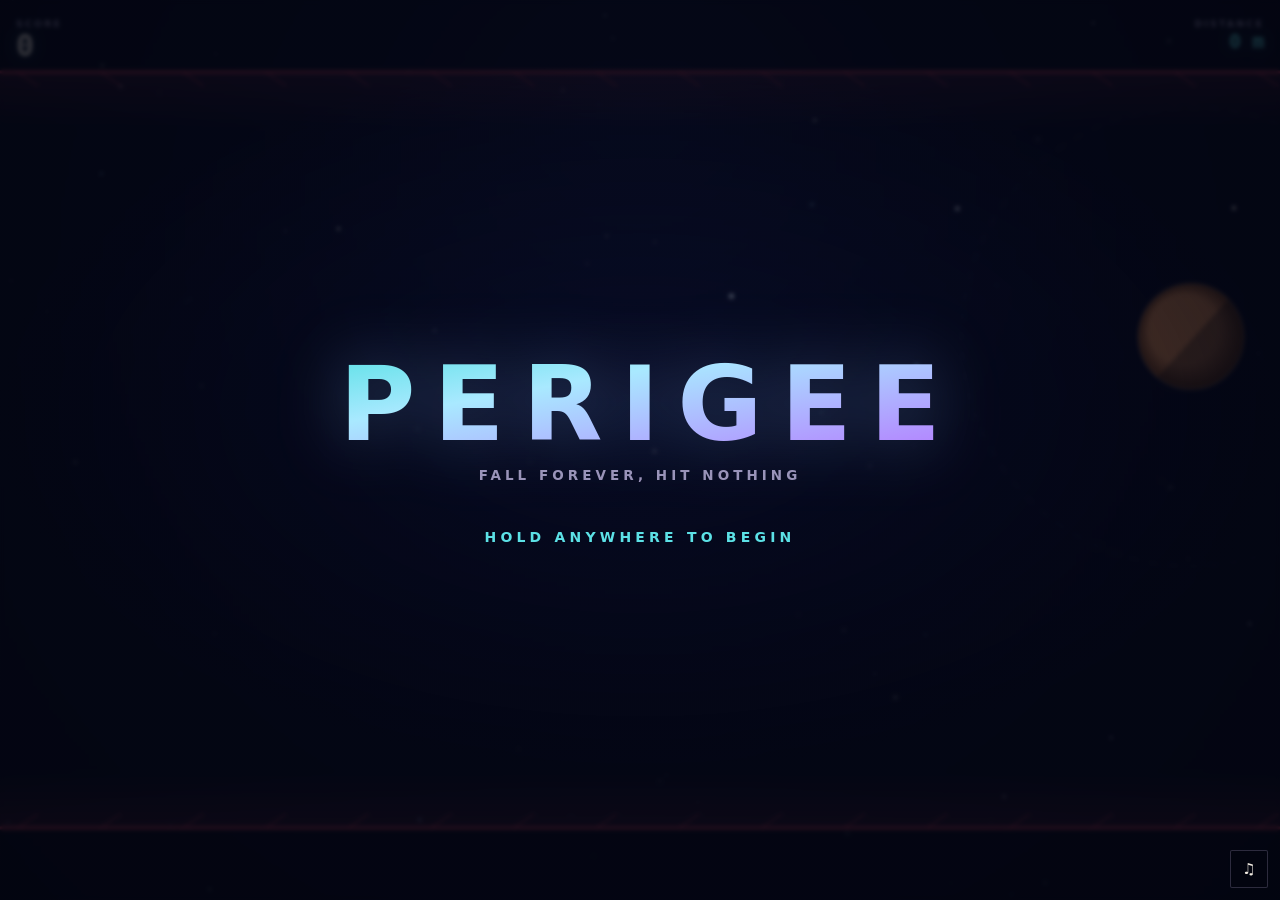
<file: play/perigee/index.html>
<!DOCTYPE html>
<html lang="en">
<head>
<meta charset="utf-8">
<title>Perigee</title>
<meta name="viewport" content="width=device-width, initial-scale=1, maximum-scale=1, user-scalable=no, viewport-fit=cover">

<!--
  PERIGEE — one-input orbital arcade game
  Vanilla JS + Canvas 2D. Zero external requests. No dependencies.

  PORTAL SUBMISSION NOTES
  -----------------------
  Poki:        add <script src="//game-cdn.poki.com/scripts/v2/poki-sdk.js"></script>
               before this file's script. The Portal wrapper below auto-detects it.
  CrazyGames:  add <script src="https://sdk.crazygames.com/crazygames-sdk-v3.js"></script>
               The wrapper auto-detects window.CrazyGames too.
  Both SDKs are optional — the game runs identically with an ad blocker on,
  which is a hard Poki requirement.
-->
<script>window.__BUILD__ = {"portal":"itch","escPause":true,"devReward":false,"continueUI":"none"};</script>
</head>
<body>
<style>
  :root {
    --void-0:  #03050F;
    --void-1:  #080C2B;
    --void-2:  #0F1745;
    --ink:     #F3EDE4;
    --ink-dim: #9A93B8;
    --cyan:    #5CE1E6;
    --violet:  #B47CFF;
    --amber:   #F2A15C;
    --rose:    #E8567F;
    --danger:  #FF4D6D;
  }

  * { box-sizing: border-box; margin: 0; padding: 0; }

  html, body {
    width: 100%; height: 100%;
    overflow: hidden;
    background: var(--void-0);
    color: var(--ink);
    font-family: ui-sans-serif, system-ui, -apple-system, "Segoe UI", Roboto, sans-serif;
    -webkit-font-smoothing: antialiased;
    -webkit-tap-highlight-color: transparent;
    overscroll-behavior: none;
    touch-action: none;
    user-select: none;
    -webkit-user-select: none;
  }

  #stage {
    position: fixed;
    inset: 0;
    display: grid;
    place-items: center;
    background: radial-gradient(120% 90% at 50% 8%, var(--void-2) 0%, var(--void-1) 42%, var(--void-0) 100%);
  }

  canvas {
    display: block;
    position: absolute;
    top: 0; left: 0;
    width: 100%;
    height: 100%;
    touch-action: none;
  }

  .mono {
    font-family: ui-monospace, "SF Mono", "Cascadia Mono", "Roboto Mono", Menlo, Consolas, monospace;
    font-variant-numeric: tabular-nums;
  }

  /* ---------------- overlays ---------------- */

  .layer {
    position: absolute;
    inset: 0;
    display: none;
    pointer-events: none;
  }
  .layer.on { display: block; }

  /* HUD */

  #hud { display: none; }
  #hud.on {
    padding: max(18px, calc(env(safe-area-inset-top) + 6px)) max(16px, env(safe-area-inset-right)) 14px max(16px, env(safe-area-inset-left));
    display: flex;
    align-items: flex-start;
    justify-content: space-between;
    gap: 12px;
  }
  .stat { display: flex; flex-direction: column; gap: 2px; }
  .stat .k {
    font-size: 9.5px;
    letter-spacing: .22em;
    text-transform: uppercase;
    color: var(--ink-dim);
    font-weight: 600;
  }
  .stat .v {
    font-size: clamp(21px, 4.4vw, 30px);
    font-weight: 700;
    letter-spacing: -.02em;
    line-height: 1;
    color: var(--ink);
    text-shadow: 0 0 18px rgba(92, 225, 230, .35);
  }
  .stat.right { align-items: flex-end; }
  .stat.right .v { color: var(--cyan); font-size: clamp(15px, 3vw, 20px); }

  #combo {
    position: absolute;
    top: max(76px, calc(env(safe-area-inset-top) + 62px));
    left: 0; right: 0;
    text-align: center;
    font-size: clamp(15px, 3.4vw, 21px);
    font-weight: 800;
    letter-spacing: .08em;
    color: var(--amber);
    opacity: 0;
    transition: opacity .18s ease;
    text-shadow: 0 0 22px rgba(242, 161, 92, .6);
  }
  #combo.on { opacity: 1; }

  #powers {
    position: absolute;
    top: max(74px, calc(env(safe-area-inset-top) + 58px));
    left: max(16px, env(safe-area-inset-left));
    display: flex; gap: 7px; flex-wrap: wrap;
  }
  .pw {
    position: relative; overflow: hidden;
    font-size: 9.5px; letter-spacing: .15em; font-weight: 700;
    padding: 5px 9px 6px; border-radius: 2px;
    border: 1px solid currentColor;
    background: rgba(3,5,15,.55);
  }
  .pw .bar { position: absolute; left: 0; bottom: 0; height: 2px; background: currentColor; }

  #hint {
    position: absolute;
    left: 0; right: 0;
    bottom: max(58px, calc(env(safe-area-inset-bottom) + 46px));
    text-align: center;
    font-size: clamp(11px, 2.6vw, 13px);
    letter-spacing: .2em;
    text-transform: uppercase;
    font-weight: 600;
    color: var(--ink-dim);
    opacity: 0;
    transition: opacity .4s ease;
  }
  #hint.on { opacity: .85; }

  /* Panels */

  .panel {
    position: absolute;
    inset: 0;
    display: flex;
    flex-direction: column;
    align-items: center;
    justify-content: center;
    gap: 0;
    padding: 24px;
    text-align: center;
    background: radial-gradient(80% 60% at 50% 50%, rgba(3,5,15,.55) 0%, rgba(3,5,15,.86) 70%);
    pointer-events: auto;
    backdrop-filter: blur(2px);
  }

  .title {
    font-size: clamp(46px, 15vw, 104px);
    font-weight: 800;
    letter-spacing: clamp(6px, 2.6vw, 18px);
    text-indent: clamp(6px, 2.6vw, 18px);
    line-height: .95;
    background: linear-gradient(170deg, var(--cyan) 0%, #A9E9FF 34%, var(--violet) 100%);
    -webkit-background-clip: text;
    background-clip: text;
    color: transparent;
    filter: drop-shadow(0 0 34px rgba(140, 190, 255, .34));
  }
  .tagline {
    margin-top: 14px;
    font-size: clamp(11px, 2.7vw, 13.5px);
    letter-spacing: .3em;
    text-transform: uppercase;
    font-weight: 600;
    color: var(--ink-dim);
  }


  .btn {
    margin-top: clamp(28px, 6vw, 40px);
    appearance: none;
    border: 1px solid rgba(92, 225, 230, .5);
    background: linear-gradient(180deg, rgba(92,225,230,.16), rgba(180,124,255,.12));
    color: var(--ink);
    font: inherit;
    font-weight: 700;
    font-size: clamp(13px, 3.2vw, 15px);
    letter-spacing: .26em;
    text-transform: uppercase;
    padding: 15px 34px 15px 40px;
    border-radius: 2px;
    cursor: pointer;
    transition: background .16s ease, border-color .16s ease, transform .1s ease;
  }
  .btn:hover { background: linear-gradient(180deg, rgba(92,225,230,.3), rgba(180,124,255,.2)); border-color: var(--cyan); }
  .btn:active { transform: translateY(1px); }
  .btn:focus-visible { outline: 2px solid var(--cyan); outline-offset: 3px; }
  .btn.ghost {
    border-color: rgba(154, 147, 184, .26);
    background: transparent;
    color: var(--ink-dim);
    padding: 9px 20px 9px 24px;
    font-size: clamp(10px, 2.3vw, 11.5px);
    letter-spacing: .2em;
    margin-top: 18px;
    opacity: .78;
  }
  .btn.ghost:hover { color: var(--ink); border-color: var(--ink-dim); background: rgba(255,255,255,.04); opacity: 1; }

  .panel.intro { pointer-events: none; background: radial-gradient(70% 55% at 50% 46%, rgba(3,5,15,.50) 0%, rgba(3,5,15,.80) 72%); }

  .prompt {
    margin-top: clamp(30px, 7vw, 46px);
    font-size: clamp(12px, 3vw, 14px);
    letter-spacing: .3em;
    text-transform: uppercase;
    font-weight: 700;
    color: var(--cyan);
    animation: breathe 1.9s ease-in-out infinite;
  }
  @keyframes breathe { 0%,100% { opacity: .45 } 50% { opacity: 1 } }
  @media (prefers-reduced-motion: reduce) { .prompt { animation: none; opacity: .9 } }

  #flag { display: none; }
  #flag.on { display: block; }
  #flag.on .flagline { animation: pop .4s cubic-bezier(.2,1.3,.4,1) both; }
  @keyframes pop { from { transform: scale(.82); opacity: 0 } to { transform: scale(1); opacity: 1 } }
  @media (prefers-reduced-motion: reduce) { #flag.on .flagline { animation: none } }

  .flagline {
    position: absolute;
    left: 0; right: 0;
    top: 34%;
    text-align: center;
    font-size: clamp(19px, 5vw, 30px);
    font-weight: 800;
    letter-spacing: .2em;
    color: var(--amber);
    text-shadow: 0 0 30px rgba(242,161,92,.75);
  }

  /* Game over */

  .over-label {
    font-size: clamp(11px, 2.8vw, 13px);
    letter-spacing: .34em;
    text-transform: uppercase;
    font-weight: 700;
    color: var(--danger);
  }
  .score-big {
    margin-top: 10px;
    font-size: clamp(58px, 17vw, 116px);
    font-weight: 800;
    line-height: .92;
    letter-spacing: -.03em;
    color: var(--ink);
    text-shadow: 0 0 46px rgba(92, 225, 230, .3);
  }
  .score-sub {
    margin-top: 12px;
    display: flex;
    gap: clamp(20px, 6vw, 40px);
    justify-content: center;
    flex-wrap: wrap;
  }
  .score-sub div { display: flex; flex-direction: column; gap: 4px; }
  .score-sub .k {
    font-size: 9.5px; letter-spacing: .22em; text-transform: uppercase;
    color: var(--ink-dim); font-weight: 600;
  }
  .score-sub .v { font-size: clamp(17px, 4vw, 23px); font-weight: 700; }
  .best-flag {
    margin-top: 16px;
    font-size: clamp(11px, 2.7vw, 13px);
    letter-spacing: .26em;
    text-transform: uppercase;
    font-weight: 700;
    color: var(--amber);
    opacity: 0;
  }
  .best-flag.on { opacity: 1; }

  /* Landscape gate */

  #rotate { z-index: 20; }
  .rotate-panel { background: var(--void-0); gap: 0; }
  .phone {
    width: 74px; height: 122px;
    border: 3px solid var(--cyan);
    border-radius: 11px;
    display: grid; place-items: center;
    animation: turn 2.6s ease-in-out infinite;
    box-shadow: 0 0 44px rgba(92,225,230,.28);
  }
  .phone .scr {
    width: 46px; height: 4px; border-radius: 2px;
    background: var(--cyan); opacity: .55;
  }
  @keyframes turn {
    0%, 24%   { transform: rotate(0deg) }
    54%, 82%  { transform: rotate(-90deg) }
    100%      { transform: rotate(0deg) }
  }
  @media (prefers-reduced-motion: reduce) {
    .phone { animation: none; transform: rotate(-90deg) }
  }
  .rot-title {
    margin-top: 34px;
    font-size: clamp(15px, 4.4vw, 20px); font-weight: 800;
    letter-spacing: .16em; text-transform: uppercase; color: var(--ink);
  }
  .rot-sub {
    margin-top: 10px;
    font-size: clamp(11px, 3vw, 13px); letter-spacing: .18em;
    text-transform: uppercase; font-weight: 600; color: var(--ink-dim);
  }

  .tapline {
    margin-top: clamp(26px, 5.5vw, 38px);
    appearance: none; border: 0; background: none; padding: 8px 12px;
    font: inherit; font-weight: 800;
    font-size: clamp(15px, 4.2vw, 21px);
    letter-spacing: .24em; text-transform: uppercase;
    color: var(--cyan); cursor: pointer;
    text-shadow: 0 0 26px rgba(92,225,230,.45);
    animation: breathe 1.9s ease-in-out infinite;
  }
  .tapline:focus-visible { outline: 2px solid var(--cyan); outline-offset: 3px; border-radius: 2px; }
  @media (prefers-reduced-motion: reduce) { .tapline { animation: none; opacity: .95 } }

  /* Corner controls */

  #corner.hide-pause #btnPause { display: none; }

  #corner {
    position: absolute;
    right: max(12px, env(safe-area-inset-right));
    bottom: max(12px, env(safe-area-inset-bottom));
    display: flex;
    gap: 8px;
    pointer-events: auto;
    z-index: 5;
  }
  .icon {
    width: 38px; height: 38px;
    display: grid; place-items: center;
    border: 1px solid rgba(154,147,184,.28);
    border-radius: 2px;
    background: rgba(3,5,15,.5);
    color: var(--ink-dim);
    cursor: pointer;
    font-size: 15px;
    line-height: 1;
    transition: color .15s ease, border-color .15s ease;
  }
  .icon:hover { color: var(--ink); border-color: var(--ink-dim); }
  .icon:focus-visible { outline: 2px solid var(--cyan); outline-offset: 2px; }


  /* A new record: a slow light ray behind the number, above the panel's own ground. */
  .panel { isolation: isolate; }
  .score-big { position: relative; }
  .score-big::before {
    content: ''; position: absolute; left: 50%; top: 50%; width: 170vmin; height: 170vmin;
    transform: translate(-50%,-50%); z-index: -1; opacity: 0; pointer-events: none;
    background: repeating-conic-gradient(from 0deg, rgba(242,161,92,.14) 0 7deg, transparent 7deg 24deg);
    -webkit-mask: radial-gradient(circle, #000 0%, rgba(0,0,0,.6) 22%, transparent 52%);
    mask: radial-gradient(circle, #000 0%, rgba(0,0,0,.6) 22%, transparent 52%);
    transition: opacity .6s ease;
  }
  #over.record .score-big::before { opacity: 1; animation: ray 18s linear infinite; }
  @keyframes ray { to { transform: translate(-50%,-50%) rotate(360deg); } }
  .best-line { margin-top: 14px; font-size: clamp(11px, 3vw, 13px); letter-spacing: .22em;
               text-transform: uppercase; font-weight: 700; color: var(--amber); }
  .best-line:empty { display: none; }
  @media (prefers-reduced-motion: reduce) {
    * { transition: none !important; animation: none !important; }
  }
</style>

<div id="stage">
  <canvas id="c"></canvas>

  <!-- HUD -->
  <div class="layer" id="hud">
    <div class="stat">
      <span class="k">Score</span>
      <span class="v mono" id="score">0</span>
    </div>
    <div class="stat right">
      <span class="k">Distance</span>
      <span class="v mono" id="dist">0 m</span>
    </div>
    <div id="combo" class="mono"></div>
    <div id="powers" class="mono"></div>
    <div id="hint">Hold to orbit &nbsp;&middot;&nbsp; Release to fly</div>
  </div>

  <!-- Intro: an overlay on a LIVE game, not a gate. Zero clicks to gameplay. -->
  <div class="layer on" id="intro">
    <div class="panel intro">
      <h1 class="title">PERIGEE</h1>
      <p class="tagline">Fall forever, hit nothing</p>
      <div class="prompt">Hold anywhere to begin</div>
      <div class="best-line mono" id="introBest"></div>
    </div>
  </div>

  <!-- Game over -->
  <div class="layer" id="over">
    <div class="panel">
      <span class="over-label" id="overLabel">Signal lost</span>
      <div class="score-big mono" id="finalScore">0</div>
      <div class="score-sub mono">
        <div><span class="k">Distance</span><span class="v" id="finalDist">0 m</span></div>
        <div><span class="k">Best Chain</span><span class="v" id="finalChain">0</span></div>
        <div><span class="k">Best Score</span><span class="v" id="finalBest">0</span></div>
      </div>
      <span class="best-flag" id="bestFlag">New record</span>
      <button class="tapline" id="again">Tap anywhere to retry</button>
      <button class="btn ghost" id="revive">Continue &mdash; watch ad</button>
    </div>
  </div>

  <!-- Pause -->
  <div class="layer" id="paused">
    <div class="panel">
      <span class="tagline" style="margin:0">Paused</span>
      <button class="btn" id="resume">Resume</button>
      <button class="btn ghost" id="quit">Give up</button>
    </div>
  </div>

  <div class="layer" id="rotate">
    <div class="panel rotate-panel">
      <div class="phone"><span class="scr"></span></div>
      <p class="rot-title" id="rotTitle">Rotate your device</p>
      <p class="rot-sub" id="rotSub">Perigee is played in landscape</p>
    </div>
  </div>

  <div class="layer" id="flag"><div class="flagline mono" id="flagtext">NEW BEST</div></div>

  <div id="corner">
    <div class="icon" id="btnSound" role="button" tabindex="0" aria-label="Toggle sound">&#9835;</div>
    <div class="icon" id="btnPause" role="button" tabindex="0" aria-label="Pause">&#10073;&#10073;</div>
  </div>
</div>

<script>
(function () {
'use strict';

// Helpers every game and every kernel module share. Nothing here knows about
// a game, the DOM beyond getElementById, or the portal.

const TAU = Math.PI * 2;

const clamp = (v, a, b) => v < a ? a : v > b ? b : v;
const lerp  = (a, b, t) => a + (b - a) * t;
const rand  = (a, b) => a + Math.random() * (b - a);
const randi = (a, b) => Math.floor(rand(a, b + 1));
const pick  = a => a[(Math.random() * a.length) | 0];

const el = id => document.getElementById(id);

// Haptics. The iOS wrapper registers a WKScriptMessageHandler named "haptic"
// (ios/Sources/App.swift); everywhere else this is the Vibration API, which
// Android WebView and Chrome have (VIBRATE is in the manifest) and iOS Safari
// does not. A silent no-op where neither exists.
function haptic(pattern) {
  try {
    const ios = window.webkit && window.webkit.messageHandlers && window.webkit.messageHandlers.haptic;
    if (ios) ios.postMessage(pattern);
    else if (navigator.vibrate) navigator.vibrate(pattern);
  } catch (e) {}
}

// localStorage that never throws (private mode, blocked storage).
function store(k, v) {
  try {
    if (v === undefined) return localStorage.getItem(k);
    localStorage.setItem(k, v);
  } catch (e) {}
  return null;
}

// Per-portal build configuration, injected by build.mjs. Defaults = dev build.
const BUILD = Object.assign(
  { portal: 'dev', escPause: true, devReward: true, continueUI: 'ad' },
  (typeof window !== 'undefined' && window.__BUILD__) || {}
);

// The state every kernel module reads, and the hooks a game fills in.

const STATE = { PLAY: 1, DEAD: 2, PAUSE: 3 };

// Fields the kernel owns. A game adds its own with Object.assign(run, {...}),
// including `best`, since the storage key is the game's.
const run = {
  state: STATE.PLAY, score: 0, bestChain: 0,
  shake: 0, hitstop: 0, flash: 0, invuln: 0, time: 0,
  awaitFirst: true, engaged: false, canRetry: false, revived: false,
  cause: '', best: 0
};

// x/y are where the last press landed, in CSS pixels. A one-input game
// ignores them; a game with tap targets (Cargo Loop's yard, switches and
// dock) needs to know what was hit.
const input = { held: false, locked: false, x: 0, y: 0 };

// What the kernel asks of a game. Fill it with Object.assign(G, {...}) before
// boot(). Hooks marked * are required; the rest are optional.
//   layout()*          resize: derive the play rect / world scale from view.w, view.h
//   reset(teach)*      resetRun: rebuild the world and the game's own run fields
//   decay(dt)*         frame, every state: fade glows and the like
//   idle(dt, clock)*   frame, before the first input: the attract-mode animation
//   step(dt)*          frame, in play, after hitstop: the game itself
//   dead(dt)*          frame, after death: camera drift
//   syncHUD(dt)*       frame: push run state into the HUD
//   render(t)*         frame: draw everything
//   wake()*            start the continuous audio (begin, resume, revive)
//   hush()*            stop it (die, pause, ad break)
//   crash(cause, hit)* die: detach the player and fire the death effects
//   record()*          die: persist bests; return true if this run set one
//   overPanel()*       die: fill the game's own game-over fields
//   revive()*          after a rewarded ad: put the player back in play
//   slow(dt)           frame, in play, before hitstop; returns a time scale
//   launch()           beginRun only: first-input effects
//   tap()              press while already running (a second tap)
//   key(e)             keydown the kernel didn't handle
//   blocked()          true while input and stepping must stop (orientation gate)
//   dying(cause, hit)  die, first thing; return true to cancel the death
//   celebrate(i)       five times after a new best: burst stars around the player
//   pilot()            true when a competent player would be holding right now,
//                      judged from visible state only. Drives tools/triage.mjs.
//   moment()           the beat that happened this frame ('hook', 'boom', …) or
//                      null; names the captions in tools/trailer.mjs. dev-only.
const G = {
  overDelay: 620,                   // ms from death to the game-over panel
  resumeInvuln: 0.4,                // seconds of grace after unpausing
  dim: 'rgba(159,166,192,.4)',      // the sound button when muted
  banner: { box: 'chain', text: 'chain', color: 'var(--gold)', ms: 1300 }
};

// Synthesised audio, no asset files. One context and one master gain, which
// mute and ad-ducking both drive — anything routed through `master` (a game's
// music, its engine loop) is covered for free. A game calls init() with its
// storage key, master level, and its own event sounds; it must supply die().
const Sound = {
  key: '', gain: 0.4, ctx: null, master: null, on: true, ducked: false, ready: false,
  init(key, gain, fx) {
    this.key = key; this.gain = gain; this.on = store(key) !== '0';
    return Object.assign(this, fx);
  },
  boot() {
    if (this.ready) return;
    const AC = window.AudioContext || window.webkitAudioContext;
    if (!AC) return;
    try {
      this.ctx = new AC();
      this.master = this.ctx.createGain();
      this.master.gain.value = this.on ? this.gain : 0;
      this.master.connect(this.ctx.destination);
      this.ready = true;
    } catch (e) {}
  },
  resume() { if (this.ctx && this.ctx.state === 'suspended') this.ctx.resume().catch(()=>{}); },
  level() { return (this.on && !this.ducked) ? this.gain : 0; },
  duck(on) { this.ducked = on; if (this.master) this.master.gain.setTargetAtTime(this.level(), this.ctx.currentTime, 0.02); },
  toggle() {
    this.on = !this.on; store(this.key, this.on ? '1' : '0');
    if (this.master) this.master.gain.setTargetAtTime(this.level(), this.ctx.currentTime, 0.02);
    return this.on;
  },
  tone(f, d, type, v, to) {
    if (!this.ready || !this.on) return;
    const t = this.ctx.currentTime;
    const o = this.ctx.createOscillator(), g = this.ctx.createGain();
    o.type = type || 'sine';
    o.frequency.setValueAtTime(f, t);
    if (to) o.frequency.exponentialRampToValueAtTime(Math.max(20, to), t + d);
    g.gain.setValueAtTime(0, t);
    g.gain.linearRampToValueAtTime(v, t + 0.008);
    g.gain.exponentialRampToValueAtTime(0.0001, t + d);
    o.connect(g); g.connect(this.master); o.start(t); o.stop(t + d + 0.02);
  },
  noise(d, v, cut) {
    if (!this.ready || !this.on) return;
    const t = this.ctx.currentTime;
    const n = Math.floor(this.ctx.sampleRate * d);
    const buf = this.ctx.createBuffer(1, n, this.ctx.sampleRate);
    const arr = buf.getChannelData(0);
    for (let i = 0; i < n; i++) arr[i] = (Math.random()*2-1) * (1 - i/n);
    const src = this.ctx.createBufferSource(); src.buffer = buf;
    const f = this.ctx.createBiquadFilter(); f.type='lowpass';
    f.frequency.setValueAtTime(cut || 1500, t);
    f.frequency.exponentialRampToValueAtTime(200, t + d);
    const g = this.ctx.createGain();
    g.gain.setValueAtTime(v, t); g.gain.exponentialRampToValueAtTime(0.0001, t + d);
    src.connect(f); f.connect(g); g.connect(this.master); src.start(t);
  },
  ui() { this.tone(520, 0.07, 'square', 0.09, 700); },

};

// Particles and expanding rings. Drawing stays in the game (each has its own
// look); the kernel owns the pools so resetRun can clear them.
const parts = [], waves = [];

// Defaults a call can leave out. A game overrides with Object.assign(FX, {...}).
const FX = { color: '#7CFFB2', maxSpeed: 240, maxR: 3.2, drag: 1.7,
                    r0: 10, waveR: 260, life: 0.7, waveColor: '#58D7FF' };

function burst(x, y, n, o) {
  o = o || {};
  for (let i = 0; i < n; i++) {
    const a = o.angle !== undefined ? o.angle + rand(-o.spread, o.spread) : rand(0, TAU);
    const s = rand(o.minSpeed || 40, o.maxSpeed || FX.maxSpeed);
    parts.push({ x:x, y:y, vx:Math.cos(a)*s, vy:Math.sin(a)*s,
      life: rand(o.minLife || 0.25, o.maxLife || 0.7), age:0,
      r: rand(o.minR || 1.2, o.maxR || FX.maxR), c: o.color || FX.color, drag: o.drag || FX.drag });
  }
}
function shockwave(x, y, o) {
  o = o || {};
  waves.push({ x:x, y:y, r0:o.r0||FX.r0, maxR:o.maxR||FX.waveR, age:-(o.delay||0),
    life:o.life||FX.life, color:o.color||FX.waveColor, width:o.width||5 });
}
function stepFx(dt) {
  for (let i = parts.length-1; i>=0; i--) {
    const p = parts[i]; p.age += dt;
    if (p.age >= p.life) { parts.splice(i,1); continue; }
    const d = Math.exp(-p.drag*dt); p.vx*=d; p.vy*=d;
    p.x += p.vx*dt; p.y += p.vy*dt;
  }
  for (let i = waves.length-1; i>=0; i--) { waves[i].age += dt; if (waves[i].age >= waves[i].life) waves.splice(i,1); }
}

// Portal SDK wrapper: Poki, CrazyGames or the Android host, degrading to a
// no-op so the game plays identically with an ad blocker on. commercial() and
// rewarded() return promises; nothing else in a game knows where it is.

// Mute audio and swallow input for the duration of an ad break. Input stays
// locked until the callback, so every path through an ad must settle exactly once.
function adLock(on) {
  input.locked = on; input.held = false;
  if (on) { G.hush(); Sound.duck(true); } else Sound.duck(false);
}

// Ad placement knobs — WHEN an ad is asked for; the Portal only knows HOW.
// Defaults ship in the bundle. BUILD.configUrl (a per-target build flag, empty
// until a host exists) names a flat JSON of the same keys that overrides them
// at boot, so cadence changes without a store build. The last fetched set is
// cached, so it also applies offline; a fetch that fails changes nothing.
const Ads = {
  ads: true,           // master: false silences both kinds
  interstitial: true,  // the between-run ad
  revive: true,        // the rewarded continue
  everyDeaths: 1,      // interstitial on every Nth retry
  minGap: 0,           // seconds between interstitials
  graceRetries: 0,     // no interstitial on the first N retries of a session
  _since: 0, _retries: 0, _last: -1e9,
  apply(j) {
    for (const k of ['everyDeaths', 'minGap', 'graceRetries']) if (typeof j[k] === 'number' && j[k] >= 0) this[k] = j[k];
    for (const k of ['ads', 'interstitial', 'revive']) if (typeof j[k] === 'boolean') this[k] = j[k];
  },
  async load() {
    try { this.apply(JSON.parse(store('arcade.ads')) || {}); } catch (e) {}
    if (!BUILD.configUrl) return;
    try {
      const j = await (await fetch(BUILD.configUrl, { cache: 'no-store' })).json();
      this.apply(j); store('arcade.ads', JSON.stringify(j));
    } catch (e) {}
  },
  // Called once per retry. True when this retry should carry an interstitial.
  wantInterstitial(now = performance.now()) {
    if (!this.ads || !this.interstitial) return false;
    if (++this._retries <= this.graceRetries) return false;
    if (++this._since < this.everyDeaths || now - this._last < this.minGap * 1000) return false;
    this._since = 0; this._last = now;
    return true;
  }
};

// The Android host can't return a value from a JavascriptInterface call, so
// each ad request carries a ticket the native side calls back with.
const adCalls = new Map();
let adTicket = 0;
function nativeAd(method) {
  return new Promise(res => {
    const id = ++adTicket;
    adCalls.set(id, res);
    // Only a genuinely dead host should trip this. A real rewarded video can
    // legitimately run 30s+, and resolving early would strand the callback.
    setTimeout(() => { if (adCalls.has(id)) { adCalls.delete(id); res(false); } }, 90000);
    try { window[Portal.native][method](id); }
    catch (e) { adCalls.delete(id); res(false); }
  });
}

const Portal = {
  kind: 'none', inPlay: false, native: null,
  // Wire the native bridge (Android's JavascriptInterface, or the iOS shim of
  // it): `iface` is the object the wrapper injects, `callback` the window
  // function its AdHost answers tickets on.
  android(iface, callback) {
    this.native = iface;
    window[callback] = function (id, ok) {
      const fn = adCalls.get(id);
      if (!fn) return;
      adCalls.delete(id);
      fn(!!ok);
    };
  },
  detect() {
    if (typeof window.PokiSDK !== 'undefined') this.kind = 'poki';
    else if (window.CrazyGames && window.CrazyGames.SDK) this.kind = 'crazy';
    // The store wrappers inject the same JavascriptInterface shape (iOS shims it
    // over a WKScriptMessageHandler), so both are the 'android' kind here.
    else if (this.native && window[this.native] && (BUILD.portal === 'android' || BUILD.portal === 'ios')) this.kind = 'android';
  },
  async init() {
    this.detect();
    try {
      if (this.kind === 'poki') await window.PokiSDK.init();
      else if (this.kind === 'crazy') await window.CrazyGames.SDK.init();
    } catch (e) { this.kind = 'none'; }
  },
  loadingFinished() { try { if (this.kind === 'poki') window.PokiSDK.gameLoadingFinished(); } catch (e) {} },
  gameplayStart() {
    if (this.inPlay) return; this.inPlay = true;
    try {
      if (this.kind === 'poki') window.PokiSDK.gameplayStart();
      else if (this.kind === 'crazy') window.CrazyGames.SDK.game.gameplayStart();
    } catch (e) {}
  },
  gameplayStop() {
    if (!this.inPlay) return; this.inPlay = false;
    try {
      if (this.kind === 'poki') window.PokiSDK.gameplayStop();
      else if (this.kind === 'crazy') window.CrazyGames.SDK.game.gameplayStop();
    } catch (e) {}
  },
  // Interstitial between runs. Always resolves — never blocks the game.
  commercial() {
    this.gameplayStop(); adLock(true);
    return new Promise(res => {
      let done = false;
      const fin = () => { if (done) return; done = true; adLock(false); res(); };
      try {
        if (this.kind === 'poki') { window.PokiSDK.commercialBreak().then(fin, fin); return; }
        if (this.kind === 'crazy') { window.CrazyGames.SDK.ad.requestAd('midgame', { adFinished: fin, adError: fin }); return; }
        if (this.kind === 'android') { nativeAd('showInterstitial').then(fin, fin); return; }
      } catch (e) {}
      fin();
    });
  },
  // Rewarded ad for the continue. Resolves true only on a real completed view.
  rewarded() {
    this.gameplayStop(); adLock(true);
    return new Promise(res => {
      let done = false;
      const fin = ok => { if (done) return; done = true; adLock(false); res(!!ok); };
      try {
        if (this.kind === 'poki') { window.PokiSDK.rewardedBreak().then(ok => fin(ok), () => fin(false)); return; }
        if (this.kind === 'crazy') { window.CrazyGames.SDK.ad.requestAd('rewarded', { adFinished: () => fin(true), adError: () => fin(false) }); return; }
        if (this.kind === 'android') { nativeAd('showRewarded').then(ok => fin(ok), () => fin(false)); return; }
      } catch (e) {}
      // Never reward when the SDK is blocked — portals forbid it.
      fin(BUILD.devReward === true);
    });
  }
};

// The shell around a game: canvas and view, overlay layers, the run lifecycle
// (start / begin / die / pause / retry / revive), input, and the frame loop.
// Everything game-shaped is reached through the hooks in G.

/* =========================================================
   VIEW
   ========================================================= */

const canvas = el('c');
const ctx = canvas.getContext('2d', { alpha: false });
const view = { w:0, h:0, dpr:1, scale:1 };

function resize() {
  const de = document.documentElement;
  const w = Math.max(1, Math.round(window.innerWidth  || de.clientWidth));
  const h = Math.max(1, Math.round(window.innerHeight || de.clientHeight));
  const dpr = clamp(window.devicePixelRatio || 1, 1, 2.5);
  view.w = w; view.h = h; view.dpr = dpr;
  canvas.style.width = w + 'px'; canvas.style.height = h + 'px';
  canvas.width = Math.round(w * dpr); canvas.height = Math.round(h * dpr);
  G.layout();
}
window.addEventListener('resize', resize);
window.addEventListener('orientationchange', () => setTimeout(resize, 120));

/* =========================================================
   LAYERS
   ========================================================= */

const CONTINUE_UI = BUILD.continueUI || 'ad';
const layers = { hud: el('hud'), intro: el('intro'), over: el('over'), paused: el('paused') };

function show(name) {
  for (const k in layers) layers[k].classList.toggle('on',
    k === name || (name === 'play' && k === 'hud') || (name === 'intro' && k === 'hud'));
  if (name === 'over' || name === 'paused') layers.hud.classList.add('on');
  el('corner').classList.toggle('hide-pause', name !== 'play' && name !== 'paused');
  if (name !== 'intro') el('intro').classList.remove('on');
}

let bannerT = null;
function banner(text, color) {
  const B = G.banner, box = el(B.box), t = el(B.text);
  t.textContent = text; t.style.color = color || B.color;
  if (B.shadow) t.style.textShadow = '0 0 30px ' + (color || B.shadow) + 'aa';
  if (B.pop) { box.classList.remove('on'); void box.offsetWidth; }   // restart the animation
  box.classList.add('on');
  clearTimeout(bannerT);
  bannerT = setTimeout(() => box.classList.remove('on'), B.ms);
}
const bannerShown = () => !!bannerT;

/* =========================================================
   RUN LIFECYCLE
   ========================================================= */

function resetRun() {
  run.score = 0; run.bestChain = 0;
  run.shake = 0; run.hitstop = 0; run.flash = 0; run.time = 0;
  run.awaitFirst = true; run.engaged = false; run.canRetry = false;
  run.revived = false; run.cause = '';
  parts.length = 0; waves.length = 0;
}

// The game is live from the first frame; the run only *begins* on first input.
// That is what keeps this at zero clicks to gameplay, and it is also exactly
// when portals want gameplayStart() to fire.
function startRun(teach) { resetRun(); G.reset(teach); run.state = STATE.PLAY; show('intro'); }

function beginRun() {
  if (!run.awaitFirst) return;
  run.awaitFirst = false;
  show('play');
  Sound.boot(); Sound.resume(); G.wake();
  Portal.gameplayStart();
  if (G.launch) G.launch();
}

function die(cause, hitObj) {
  if (run.state !== STATE.PLAY) return;
  if (G.dying && G.dying(cause, hitObj)) return;
  run.state = STATE.DEAD; run.cause = cause;
  run.shake = 1; run.flash = 0.5; haptic([50, 40, 90]);
  input.held = false;
  G.crash(cause, hitObj);
  Sound.die(); G.hush();
  Portal.gameplayStop();

  run.score = Math.round(run.score);
  const isBest = G.record();

  setTimeout(() => {
    run.canRetry = true;
    el('overLabel').textContent = cause;
    G.overPanel();
    el('finalBest').textContent = run.best.toLocaleString();
    el('bestFlag').classList.toggle('on', isBest);
    layers.over.classList.toggle('record', isBest);
    // A new best is celebrated: the panel's CSS spins a light ray behind the
    // number, and the game bursts stars around the player a few times.
    if (isBest && G.celebrate) for (let i = 0; i < 5; i++) setTimeout(() => G.celebrate(i), i * 320);
    el('revive').style.display = (CONTINUE_UI === 'none' || !Ads.ads || !Ads.revive || run.revived) ? 'none' : '';
    show('over');
  }, G.overDelay);
}

function doPause() {
  if (run.state !== STATE.PLAY) return;
  run.state = STATE.PAUSE; input.held = false;
  Portal.gameplayStop(); G.hush(); show('paused');
}
function doResume() {
  if (run.state !== STATE.PAUSE) return;
  run.state = STATE.PLAY; run.invuln = Math.max(run.invuln, G.resumeInvuln);
  show('play'); Sound.resume(); G.wake(); Portal.gameplayStart();
}
function giveUp() { run.state = STATE.PLAY; run.invuln = 0; show('play'); die('Gave up'); }

async function retry() {
  if (run.state !== STATE.DEAD || !run.canRetry) return;
  run.canRetry = false;
  Sound.ui(); show('none');                 // blank while the interstitial runs
  if (Ads.wantInterstitial()) await Portal.commercial();
  startRun();
}

function toggleSound() { Sound.boot(); const on = Sound.toggle(); el('btnSound').style.color = on ? 'var(--ink)' : G.dim; }

/* =========================================================
   INPUT
   ========================================================= */

function press(e) {
  if (e && e.cancelable) e.preventDefault();
  if (input.locked || (G.blocked && G.blocked())) return;
  if (run.state === STATE.DEAD) { retry(); return; }
  Sound.boot(); Sound.resume();
  if (e && e.clientX !== undefined) { input.x = e.clientX; input.y = e.clientY; }
  if (run.awaitFirst) beginRun();
  else if (G.tap) G.tap();
  input.held = true;
}
function release(e) { if (e && e.cancelable) e.preventDefault(); input.held = false; }

canvas.addEventListener('pointerdown', press);
window.addEventListener('pointerup', release);
window.addEventListener('pointercancel', release);
canvas.addEventListener('contextmenu', e => e.preventDefault());
window.addEventListener('wheel', e => { if (e.cancelable) e.preventDefault(); }, { passive:false });
window.addEventListener('keydown', e => {
  if (e.code==='Space'||e.code==='Enter'||e.code==='ArrowUp'||e.code==='KeyW') {
    if (e.repeat) return;
    if (run.state === STATE.DEAD) { e.preventDefault(); retry(); return; }
    press(e);
  } else if ((e.code==='Escape' && BUILD.escPause) || e.code==='KeyP') {
    if (run.state===STATE.PLAY) doPause(); else if (run.state===STATE.PAUSE) doResume();
  } else if (e.code==='KeyM') toggleSound();
  else if (G.key) G.key(e);
});
window.addEventListener('keyup', e => {
  if (e.code==='Space'||e.code==='Enter'||e.code==='ArrowUp'||e.code==='KeyW') release(e);
});
window.addEventListener('blur', () => { input.held=false; if (run.state===STATE.PLAY) doPause(); });
document.addEventListener('visibilitychange', () => {
  if (document.hidden) { input.held=false; if (run.state===STATE.PLAY) doPause(); }
});

// Tap anywhere on the game-over screen — except on the rewarded button.
el('over').addEventListener('pointerdown', e => {
  if (e.target.closest && e.target.closest('#revive')) return;
  if (e.cancelable) e.preventDefault();
  retry();
});
el('revive').addEventListener('pointerdown', e => e.stopPropagation());
el('again').addEventListener('click', e => { e.preventDefault(); retry(); });
el('revive').addEventListener('click', async () => {
  Sound.ui();
  const ok = await Portal.rewarded();
  if (!ok) return;
  run.revived = true; run.state = STATE.PLAY;
  G.revive();
  show('play'); Sound.resume(); G.wake(); Portal.gameplayStart();
});
el('resume').addEventListener('click', () => { Sound.ui(); doResume(); });
el('quit').addEventListener('click', () => { Sound.ui(); giveUp(); });
el('btnPause').addEventListener('click', () => {
  if (run.state===STATE.PLAY) doPause(); else if (run.state===STATE.PAUSE) doResume();
});
el('btnSound').addEventListener('click', toggleSound);

/* =========================================================
   LOOP
   ========================================================= */

let last = performance.now(), clock = 0;

function frame(now) {
  let dt = (now-last)/1000; last = now;
  if (dt > 0.05) dt = 0.05;   // clamp after tab switches / hitches
  clock += dt;

  // Decays that run in every state
  run.shake = Math.max(0, run.shake - dt*2.6);
  run.flash = Math.max(0, run.flash - dt*2.2);
  G.decay(dt);
  stepFx(dt);

  if (G.blocked && G.blocked()) {
    input.held = false;
    G.render(clock);
    requestAnimationFrame(frame);
    return;
  }

  if (run.state === STATE.PLAY && run.awaitFirst) {
    G.idle(dt, clock);
  } else if (run.state === STATE.PLAY) {
    const scale = G.slow ? G.slow(dt) : 1;
    if (run.hitstop > 0) run.hitstop -= dt;
    else {
      dt *= scale;
      run.invuln = Math.max(0, run.invuln - dt);
      run.time += dt;
      G.step(dt);
    }
  } else if (run.state === STATE.DEAD) {
    G.dead(dt);
  }

  G.syncHUD(dt);
  G.render(clock);
  requestAnimationFrame(frame);
}

/* =========================================================
   BOOT
   ========================================================= */

// One handle every game exposes, so a harness can drive any of them the same
// way (tools/triage.mjs). Games add their own richer handle beside it.
window.__game = { run, input, STATE, G, Ads, begin: beginRun, restart: startRun };


// Android's back button: pause a live run rather than dropping out of the app.
// Returns true if the game consumed it, false to let the host close.
window.__gameBack = function () {
  if (run.state === STATE.PLAY && !run.awaitFirst) { doPause(); return true; }
  if (run.state === STATE.PAUSE) { doResume(); return true; }
  return false;
};

async function boot() {
  resize();
  el('btnSound').style.color = Sound.on ? 'var(--ink)' : G.dim;
  el('finalBest').textContent = run.best.toLocaleString();
  if (CONTINUE_UI === 'none') el('revive').style.display = 'none';
  else el('revive').innerHTML = '<span aria-hidden="true">&#9654;</span>&nbsp; Continue &mdash; watch ad';
  await Portal.init();
  Ads.load();                              // not awaited: the first retry is seconds away, boot is not
  Portal.loadingFinished();
  startRun();
  requestAnimationFrame(frame);
}

/* =========================================================
   0. CONSTANTS
   ========================================================= */

const TARGET_VIS_H = 980;    // world units of vertical sight we aim for
const MIN_VIEW_W   = 980;    // guarantee this much horizontal sight on any aspect
const RAIL_MIN     = 780;    // corridor height clamps
const RAIL_MAX     = 1300;
let   HALF_H       = 411;    // half the corridor height; recomputed on resize
let   SPEED_SCALE  = 1;      // keeps time-to-cross-screen consistent across aspects

const SHIP_R       = 9;
const BASE_SPEED   = 385;
const MAX_SPEED    = 720;
const SPEED_RAMP   = 0.28;   // per metre

const TRAIL_STEP   = 0.014;  // seconds between trail samples
const TRAIL_LIFE   = 2.55;   // seconds until a wake point vanishes
const TRAIL_ARM    = 0.92;   // seconds until a wake point turns lethal
const TRAIL_R      = 5.0;

const CAP_PAD      = 118;    // gravity capture reach beyond planet surface
const GRAZE_FACTOR = 1.58;   // orbit radius <= r * this  =>  perigee bonus
const COMBO_WINDOW = 2.6;    // seconds of free flight before the chain breaks

const EMBER_TIME  = 3.2;     // seconds from attach to detonation
const MILESTONE   = 1000;    // metres between pulses

// Power-ups. Each activates on touch — no second input, which keeps the
// game one-button. Shield is instant-consume; the others are timed.
const POWERS = {
  shield:    { color: '#9FE8FF', label: 'SHIELD',    dur: 0    },
  coolant:   { color: '#B47CFF', label: 'COOLANT',   dur: 6.0  },
  overdrive: { color: '#F2A15C', label: 'OVERDRIVE', dur: 5.0  }
};
const POWER_KEYS = Object.keys(POWERS);

/* =========================================================
   1. AUDIO — the kernel owns the context; these are Perigee's sounds
   ========================================================= */

Sound.init('perigee.sound', 0.42, {
  drone: null,

  startDrone() {
    if (!this.ready || this.drone) return;
    const t = this.ctx.currentTime;
    const g = this.ctx.createGain();
    g.gain.value = 0;
    g.gain.setTargetAtTime(0.055, t, 1.2);
    const a = this.ctx.createOscillator(); a.type = 'sawtooth'; a.frequency.value = 55;
    const b = this.ctx.createOscillator(); b.type = 'sine';     b.frequency.value = 82.5;
    const f = this.ctx.createBiquadFilter(); f.type = 'lowpass'; f.frequency.value = 240; f.Q.value = 3;
    a.connect(f); b.connect(f); f.connect(g); g.connect(this.master);
    a.start(t); b.start(t);
    this.drone = { g: g, a: a, b: b };
  },

  stopDrone() {
    if (!this.drone) return;
    const t = this.ctx.currentTime;
    this.drone.g.gain.setTargetAtTime(0, t, 0.25);
    const d = this.drone; this.drone = null;
    setTimeout(() => { try { d.a.stop(); d.b.stop(); } catch (e) {} }, 900);
  },

  // Event sounds
  latch()  { this.tone(300, 0.14, 'triangle', 0.24, 640); },
  launch(m){ this.tone(440 + m * 55, 0.2, 'sawtooth', 0.16, 190); this.noise(0.1, 0.08, 2400); },
  orb(m)   { this.tone(760 + m * 90, 0.1, 'square', 0.11, 1180); },
  graze()  { this.tone(1180, 0.09, 'sine', 0.13, 1560); },
  die()    { this.noise(0.75, 0.4, 2600); this.tone(190, 0.7, 'sawtooth', 0.2, 34); },
  bounce() { this.tone(300, 0.13, 'triangle', 0.2, 720); this.noise(0.07, 0.07, 1800); },
  milestone() {
    this.tone(523, 0.13, 'triangle', 0.16, 660);
    setTimeout(() => this.tone(784, 0.13, 'triangle', 0.16, 880), 70);
    setTimeout(() => this.tone(1046, 0.34, 'sine', 0.15, 1250), 145);
  },
  power()  { this.tone(620, 0.1, 'square', 0.13, 980); this.tone(310, 0.22, 'triangle', 0.1, 480); },
  guard()  { this.noise(0.3, 0.24, 3000); this.tone(240, 0.35, 'square', 0.16, 90); },
  // A chord, not an arpeggio — the ear learns beat from bar.
  zone()   {
    this.tone(196, 0.9, 'sine', 0.15);
    this.tone(294, 0.9, 'triangle', 0.11);
    this.tone(392, 0.8, 'sine', 0.09);
    setTimeout(() => this.tone(588, 0.7, 'sine', 0.08, 660), 180);
    this.noise(0.5, 0.1, 2200);
  }
});

/* =========================================================
   2. VIEW — landscape corridor, and the orientation gate
   ========================================================= */

Object.assign(view, { wW: 0, wH: 0 });
Object.assign(FX, { color: '#5CE1E6', maxSpeed: 260, maxR: 3.4, drag: 1.6,
                    r0: 12, waveR: 300, life: 0.72, waveColor: '#5CE1E6' });

// Landscape gate. This is a prompt, not an orientation LOCK — portals handle
// locking themselves and forbid games doing it.
let blocked = false;

function checkOrientation() {
  const wasBlocked = blocked;
  blocked = (view.w / view.h) < 1.05;
  if (blocked === wasBlocked) return;

  const layer = document.getElementById('rotate');
  if (!layer) return;
  layer.classList.toggle('on', blocked);

  if (blocked) {
    input.held = false;
    const coarse = window.matchMedia && window.matchMedia('(pointer: coarse)').matches;
    document.getElementById('rotTitle').textContent = coarse ? 'Rotate your device' : 'Widen the window';
    document.getElementById('rotSub').textContent = 'Perigee is played in landscape';
    Sound.stopDrone();
    Portal.gameplayStop();
  } else if (run.state === STATE.PLAY && !run.awaitFirst) {
    run.invuln = Math.max(run.invuln, 0.6);   // don't punish the interruption
    Sound.resume(); Sound.startDrone();
    Portal.gameplayStart();
  }
}

/* ---- Shockwave rings: an inner echo gives them body without a second wave ---- */

function drawWaves() {
  ctx.globalCompositeOperation = 'lighter';
  for (const w of waves) {
    if (w.age < 0) continue;
    const t = w.age / w.life;
    const e = 1 - Math.pow(1 - t, 3);              // fast out, easing to a stop
    const r = w.r0 + (w.maxR - w.r0) * e;
    const a = Math.pow(1 - t, 1.7);
    ctx.strokeStyle = w.color;
    ctx.globalAlpha = a * 0.85;
    ctx.lineWidth = Math.max(0.6, w.width * (1 - t * 0.8));
    ctx.beginPath(); ctx.arc(w.x, w.y, r, 0, TAU); ctx.stroke();
    // Inner echo gives the ring some body without a second wave object.
    ctx.globalAlpha = a * 0.3;
    ctx.lineWidth = Math.max(0.5, w.width * 0.45 * (1 - t));
    ctx.beginPath(); ctx.arc(w.x, w.y, r * 0.82, 0, TAU); ctx.stroke();
  }
  ctx.globalAlpha = 1;
  ctx.globalCompositeOperation = 'source-over';
}

/* =========================================================
   6. STARFIELD (parallax, procedurally tiled)
   ========================================================= */

const STAR_TILE = 1400;
const starLayers = [];

function buildStars() {
  starLayers.length = 0;
  const specs = [
    { n: 70, depth: 0.14, minR: 0.6, maxR: 1.3, alpha: 0.42 },
    { n: 46, depth: 0.30, minR: 0.9, maxR: 1.9, alpha: 0.60 },
    { n: 24, depth: 0.55, minR: 1.3, maxR: 2.7, alpha: 0.85 }
  ];
  for (const s of specs) {
    const pts = [];
    for (let i = 0; i < s.n; i++) {
      pts.push({
        x: Math.random() * STAR_TILE,
        y: Math.random() * STAR_TILE,
        r: rand(s.minR, s.maxR),
        tw: Math.random() * TAU,
        tier: Math.random() < 0.18 ? 1 : (Math.random() < 0.3 ? 2 : 0)
      });
    }
    starLayers.push({ pts: pts, depth: s.depth, alpha: s.alpha });
  }
}
buildStars();

/* ---------------------------------------------------------
   ZONES
   Rails and the armed wake stay red in every zone on purpose:
   "red kills you" is learned in the first ten seconds and must
   never be repainted. Only the world's own colours change.
   --------------------------------------------------------- */

const ZONE_AT   = [0, 1000, 2200, 3600, 5200];
const DEEP_LOOP = 1600;
const ZONE_FADE = 1.5;     // seconds
const RAMP_HOLD = 250;     // metres of flat speed after a boundary

const ZONES = [
  // A journey outward: near space, a teal nebula, a violet one, a dying star,
  // then the void. Rails, rocks and the armed wake stay red in all of them.
  { name: 'DRIFT BELT', accent: '#8FD3FF',
    bg: ['#0F1745', '#080C2B', '#03050F'], oob: '#020209',
    starA: '#8FD3FF', starB: '#DDE9FF',
    cols: { std:['#D98B5A','#6B3A22'], dense:['#8FD3FF','#2A5C8A'],
            giant:['#E8D3A8','#7A6240'], pulsar:['#7CFFD4','#1B6A56'] } },

  { name: 'THE SCATTER', accent: '#5CE1E6',
    bg: ['#0A3340', '#06202B', '#03101A'], oob: '#020A10',
    starA: '#5CE1E6', starB: '#CFFFF7',
    cols: { std:['#7FC8C0','#2A5A58'], dense:['#5CE1E6','#155A63'],
            giant:['#A8E0D8','#3A6A66'], pulsar:['#B6FFF0','#1E6B70'] } },

  { name: 'BINARY REACH', accent: '#C89CFF',
    bg: ['#2A1650', '#180C33', '#0A0518'], oob: '#06030F',
    starA: '#B47CFF', starB: '#E6D6FF',
    cols: { std:['#B47CFF','#4A2A70'], dense:['#E070FF','#5A1F70'],
            giant:['#8C7CFF','#33288A'], pulsar:['#F0C2FF','#6A3A80'] } },

  { name: 'EMBERFALL', accent: '#FF8A5C',
    bg: ['#3A1214', '#22090C', '#0D0305'], oob: '#080203',
    starA: '#FFB07A', starB: '#FFE3C8',
    cols: { std:['#FF7A59','#7A2A12'], dense:['#FFC24D','#7A5210'],
            giant:['#E04A2A','#5A1A0E'], pulsar:['#FFE08A','#8A5A14'] } },

  { name: 'THE DEEP', accent: '#7FB0FF',
    bg: ['#050A1E', '#03060F', '#010206'], oob: '#000103',
    starA: '#5CE1E6', starB: '#7FB0FF',
    cols: { std:['#5C7FD0','#1F2E60'], dense:['#5CE1E6','#14484F'],
            giant:['#4058B8','#182050'], pulsar:['#9FE8FF','#2A6A80'] } }
];

function hexRGB(h) {
  return [parseInt(h.slice(1,3),16), parseInt(h.slice(3,5),16), parseInt(h.slice(5,7),16)];
}
function mixRGB(a, b, t) {
  return [ (a[0]+(b[0]-a[0])*t)|0, (a[1]+(b[1]-a[1])*t)|0, (a[2]+(b[2]-a[2])*t)|0 ];
}
function css(c, a) {
  return a === undefined ? 'rgb(' + c[0] + ',' + c[1] + ',' + c[2] + ')'
                         : 'rgba(' + c[0] + ',' + c[1] + ',' + c[2] + ',' + a + ')';
}
function dim(c, f) { return [(c[0]*f)|0, (c[1]*f)|0, (c[2]*f)|0]; }

for (const z of ZONES) {
  z._bg = z.bg.map(hexRGB);
  z._oob = hexRGB(z.oob);
  z._sa = hexRGB(z.starA);
  z._sb = hexRGB(z.starB);
  z._cols = {};
  for (const k in z.cols) z._cols[k] = z.cols[k].map(hexRGB);
}

// The live palette every draw call reads from.
const pal = { bg: [[0,0,0],[0,0,0],[0,0,0]], oob: [0,0,0], sa: [0,0,0], sb: [0,0,0], cols: {} };

function setPalette(a, b, t, darken) {
  const f = darken === undefined ? 1 : darken;
  for (let i = 0; i < 3; i++) pal.bg[i] = dim(mixRGB(a._bg[i], b._bg[i], t), f);
  pal.oob = dim(mixRGB(a._oob, b._oob, t), f);
  pal.sa = mixRGB(a._sa, b._sa, t);
  pal.sb = mixRGB(a._sb, b._sb, t);
  for (const k in a._cols) {
    pal.cols[k] = [ mixRGB(a._cols[k][0], b._cols[k][0], t),
                    mixRGB(a._cols[k][1], b._cols[k][1], t) ];
  }
}

setPalette(ZONES[0], ZONES[0], 1, 1);

function zoneIndexAt(m) {
  let z = 0;
  for (let i = 0; i < ZONE_AT.length; i++) if (m >= ZONE_AT[i]) z = i;
  return z;
}

// Distance to the nearest zone boundary, used to suppress clashing pulses.
function zoneProgress(m) {
  const z = zoneIndexAt(m);
  const from = ZONE_AT[z];
  const to = z < ZONE_AT.length - 1 ? ZONE_AT[z + 1] : from + DEEP_LOOP;
  return clamp((m - from) / (to - from), 0, 1);
}

// Sparse on arrival, common by the end of the zone.
function featureChance(m) {
  const z = zoneIndexAt(m);
  if (z === 4) return Math.min(0.55, 0.34 + run.deepCycle * 0.05);
  return 0.12 + 0.33 * zoneProgress(m);
}

function nearBoundary(m) {
  for (let i = 1; i < ZONE_AT.length; i++) if (Math.abs(m - ZONE_AT[i]) < 300) return true;
  if (m > ZONE_AT[4]) {
    const into = (m - ZONE_AT[4]) % DEEP_LOOP;
    if (into < 300 || into > DEEP_LOOP - 300) return true;
  }
  return false;
}

/* =========================================================
   7. WORLD
   ========================================================= */

const world = {
  planets: [],
  orbs: [],
  rocks: [],
  powers: [],
  pairs: [],
  gates: [],
  pads: [],
  nextPadX: 0,
  nextBarrier: 0,
  genX: 0,
  side: 1              // which rail the next body leans to; they alternate
};

// Sizes and weights are zone-independent; colour comes from the live palette.
const PLANET_TYPES = [
  { key: 'std',   w: 58, rMin: 44, rMax: 78,  ring: false },
  { key: 'dense', w: 22, rMin: 24, rMax: 34,  ring: false },
  { key: 'giant', w: 14, rMin: 96, rMax: 132, ring: true  },
  { key: 'pulsar',w: 6,  rMin: 30, rMax: 40,  ring: false }
];
const TYPE_TOTAL = PLANET_TYPES.reduce((a, t) => a + t.w, 0);

function rollType() {
  let r = Math.random() * TYPE_TOTAL;
  for (const t of PLANET_TYPES) { r -= t.w; if (r <= 0) return t; }
  return PLANET_TYPES[0];
}

function resetWorld() {
  world.planets.length = 0;
  world.orbs.length = 0;
  world.rocks.length = 0;
  world.powers.length = 0;
  world.pairs.length = 0;
  world.gates.length = 0;
  world.pads.length = 0;
  world.nextPadX = 900;
  world.nextBarrier = 940;    // first wall ~3.6s in, every run
  world.genX = 0;

  // A guaranteed forgiving opener: offset from the flight line so the approach
  // is tangential (never head-on), with an oversized capture field.
  const opener = addPlanet(600, -Math.min(130, HALF_H * 0.30), PLANET_TYPES[0], 58);
  opener.cap = 250;
  world.genX = 600;
  world.side = 1;                     // the opener sits above the line; the next goes below
}

function addPlanet(x, y, type, forcedR) {
  const r = forcedR || rand(type.rMin, type.rMax);
  const p = {
    x: x, y: y, r: r,
    cap: r + CAP_PAD,
    type: type.key,
    ring: type.ring,
    spin: rand(0, TAU),
    spinRate: rand(-0.35, 0.35),
    pulse: Math.random() * TAU,
    glow: 0
  };
  world.planets.push(p);
  return p;
}

function addPair(x, y) {
  const sep = rand(96, 148);
  const t = PLANET_TYPES[0];
  const a = addPlanet(x, y, t, rand(36, 54));
  const b = addPlanet(x, y, t, rand(36, 54));
  a.pair = b.pair = true;
  a.moving = b.moving = true;
  const pr = { cx: x, cy: y, sep: sep, ang: rand(0, TAU),
               vel: rand(0.34, 0.62) * (Math.random() < 0.5 ? -1 : 1), a: a, b: b };
  world.pairs.push(pr);
  stepPair(pr, 0);
  return pr;
}

function stepPair(pr, dt) {
  pr.ang += pr.vel * dt;
  const cx = Math.cos(pr.ang) * pr.sep, cy = Math.sin(pr.ang) * pr.sep;
  pr.a.x = pr.cx + cx; pr.a.y = pr.cy + cy;
  pr.b.x = pr.cx - cx; pr.b.y = pr.cy - cy;
}

// Cyan means safe and red means lethal — the wake already taught that, so the
// rails reuse it rather than inventing a third signal.
function padAt(x, side) {
  for (const q of world.pads) {
    if (q.side === side && x >= q.x && x <= q.x + q.w) return q;
  }
  return null;
}

function generatePads(toX) {
  let guard = 0;
  while (world.nextPadX < toX && guard++ < 200) {
    const w = rand(380, 680);
    world.pads.push({ x: world.nextPadX, w: w, side: Math.random() < 0.5 ? -1 : 1, hit: 0 });
    world.nextPadX += w + rand(700, 1400);
  }
}

function rockShape() {
  const n = randi(7, 10), a = [];
  for (let i = 0; i < n; i++) a.push(rand(0.68, 1.32));
  return a;
}

// A debris wall spanning the corridor with a single gap. This is what stops a
// player coasting in a straight line without ever touching the controls.
function addBarrier(x, gapY, gapH) {
  const step = 44;
  for (let y = -HALF_H + 18; y <= HALF_H - 18; y += step) {
    if (Math.abs(y - gapY) < gapH / 2) continue;
    world.rocks.push({
      x: x + rand(-9, 9), y: y, r: rand(23, 29),
      spin: rand(0, TAU), spinRate: rand(-0.7, 0.7),
      drift: 0, barrier: true, pts: rockShape()
    });
  }
  world.gates.push({ x: x, y: gapY, h: gapH });
}

function clearOf(x, y, r) {
  for (const p of world.planets) {
    const dx = p.x - x, dy = p.y - y;
    if (dx * dx + dy * dy < (p.cap + r + 40) * (p.cap + r + 40)) return false;
  }
  return true;
}

function generateAhead(toX, metres) {
  const tighten = Math.min(150, metres * 0.055);
  let guard = 0;
  while (world.genX < toX && guard++ < 400) {
    const gap = rand(0.17, 0.27) * view.wW - tighten;
    world.genX += Math.max(165, gap);
    const x = world.genX;

    // Hazard rocks appear once the player has found their feet.
    if (metres > 260 && Math.random() < Math.min(0.3, 0.07 + metres * 0.00016)) {
      const y = rand(-HALF_H + 90, HALF_H - 90);
      if (clearOf(x, y, 60)) {
        world.rocks.push({
          x: x, y: y, r: rand(20, 34),
          spin: rand(0, TAU), spinRate: rand(-1.1, 1.1),
          drift: rand(-26, 26),
          pts: (function () {
            const n = randi(7, 10), a = [];
            for (let i = 0; i < n; i++) a.push(rand(0.68, 1.32));
            return a;
          })()
        });
        continue;
      }
    }

    // Due a wall? A wall needs a body to orbit on BOTH sides: one to aim with
    // in the run-up, one to catch on the far side. Without them the gap is a
    // coin flip on approach and a dead end once you're through.
    if (world.genX >= world.nextBarrier) {
      const firstEver = world.nextBarrier === 940;
      const bx = world.genX + 560;
      const gapH = clamp(300 - zoneIndexAt(metres) * 20, 190, 300);
      const edge = HALF_H - gapH * 0.5 - 30;
      let gapY;
      if (firstEver) {
        const side = Math.random() < 0.5 ? -1 : 1;
        gapY = side * rand(gapH * 0.5 + 60, Math.max(gapH * 0.5 + 61, edge));
      } else {
        gapY = rand(-edge, edge);
      }

      // A wall without a body to aim from is a coin flip. Try a few spots
      // rather than silently skipping — the first wall used to lose its
      // helper to the opening planet's capture ring and became unfair.
      const helperY = clamp(gapY * 0.55, -HALF_H + 170, HALF_H - 170);
      let placedHelper = false;
      for (const hx of [bx - 430, bx - 520, bx - 350, bx - 610]) {
        if (clearOf(hx, helperY, 110)) {
          addPlanet(hx, helperY, PLANET_TYPES[0], rand(46, 64));
          placedHelper = true; break;
        }
      }

      addBarrier(bx, gapY, gapH);

      const landY = clamp(gapY * 0.7 + rand(-80, 80), -HALF_H + 170, HALF_H - 170);
      let landX = bx + 440;
      for (const lx of [bx + 440, bx + 530, bx + 360, bx + 620]) {
        if (clearOf(lx, landY, 110)) {
          addPlanet(lx, landY, PLANET_TYPES[0], rand(46, 64));
          landX = lx; break;
        }
      }
      world.side = landY < 0 ? 1 : -1;

      world.nextBarrier = bx + rand(2900, 4200);
      world.genX = landX + 280;
      continue;
    }

    // Power-ups start appearing once the player has learned the base rules,
    // and get more generous the deeper you go.
    const zp = zoneIndexAt(metres);
    const powerChance = 0.13 + Math.min(0.09, zp * 0.024);
    if (metres > 380 && Math.random() < powerChance) {
      const y = rand(-HALF_H + 110, HALF_H - 110);
      if (clearOf(x, y, 70)) {
        const kind = (zp >= 2 && Math.random() < 0.45) ? 'shield' : pick(POWER_KEYS);
        world.powers.push({
          x: x, y: y, kind: kind,
          spin: rand(0, TAU), bob: Math.random() * TAU, got: false
        });
        continue;
      }
    }

    // Bodies alternate rails, so every sling crosses the corridor.
    const type = rollType();
    const margin = type.rMax + 88;
    const y = world.side * rand(Math.min(HALF_H * 0.25, HALF_H - margin), HALF_H - margin);
    if (!clearOf(x, y, type.rMax)) continue;
    // BINARY REACH (and The Deep): paired bodies, so the frame rotates under you.
    const zb = zoneIndexAt(metres);
    if ((zb === 2 || zb === 4) && Math.random() < featureChance(metres)) {
      const lim = HALF_H - 260;
      if (lim > 60) {
        const py = world.side * rand(Math.min(lim, HALF_H * 0.2), lim);
        if (clearOf(x, py, 250)) { addPair(x, py); world.side = -world.side; continue; }
      }
    }

    const p = addPlanet(x, y, type);
    world.side = -world.side;

    // EMBERFALL (and The Deep): stars that collapse while you ride them.
    // They only ever detonate with the ship still attached, so the death is
    // always self-inflicted — never a blast you couldn't have avoided.
    const ze = zoneIndexAt(metres);
    if ((ze === 3 || ze === 4) && Math.random() < featureChance(metres)) {
      p.ember = true; p.r0 = p.r; p.col = 0;
    }

    // THE SCATTER (and The Deep): bodies drift, so you must lead your target.
    const zi = zoneIndexAt(metres);
    if ((zi === 1 || zi === 4) && Math.random() < featureChance(metres)) {
      const dir = Math.random() < 0.5 ? -1 : 1;
      p.vy = dir * rand(20, 42);
      p.moving = true;
    }

    // Reward orbs strung along a tempting orbit radius.
    if (Math.random() < 0.72) {
      const orbR = p.r + rand(34, 96);
      const a0 = rand(0, TAU);
      const n = randi(3, 5);
      const arc = rand(0.7, 1.5);
      for (let i = 0; i < n; i++) {
        const a = a0 + (i / (n - 1) - 0.5) * arc;
        world.orbs.push({ x: p.x + Math.cos(a) * orbR, y: p.y + Math.sin(a) * orbR, got: false, bob: Math.random() * TAU });
      }
    }
  }
}

function cullBehind(x) {
  // Pairs are culled as a unit by their centre; halving one would strand the other.
  for (let i = world.pairs.length - 1; i >= 0; i--) {
    const pr = world.pairs[i];
    if (pr.cx >= x - 320) continue;
    world.pairs.splice(i, 1);
    for (const q of [pr.a, pr.b]) {
      const k = world.planets.indexOf(q);
      if (k >= 0) world.planets.splice(k, 1);
    }
  }
  for (let i = world.planets.length - 1; i >= 0; i--) {
    if (world.planets[i].pair) continue;
    if (world.planets[i].x < x) world.planets.splice(i, 1);
  }
  for (let i = world.orbs.length - 1; i >= 0; i--)    if (world.orbs[i].x    < x) world.orbs.splice(i, 1);
  for (let i = world.rocks.length - 1; i >= 0; i--)   if (world.rocks[i].x   < x) world.rocks.splice(i, 1);
  for (let i = world.powers.length - 1; i >= 0; i--)  if (world.powers[i].x  < x) world.powers.splice(i, 1);
  for (let i = world.gates.length - 1; i >= 0; i--)   if (world.gates[i].x   < x) world.gates.splice(i, 1);
  for (let i = world.pads.length - 1; i >= 0; i--)    if (world.pads[i].x + world.pads[i].w < x) world.pads.splice(i, 1);
}

/* =========================================================
   8. GAME STATE
   ========================================================= */

const ship = {
  x: 0, y: 0, angle: 0, speed: BASE_SPEED,
  attached: null, orbitAngle: 0, orbitRadius: 0, orbitDir: 1, lockout: null,
  trail: [], trailT: 0,
  grazing: false, loopArc: 0
};

Object.assign(run, {
  metres: 0, combo: 0, freeTime: 0,
  shield: false, coolant: 0, overdrive: 0,
  nextMile: MILESTONE,
  zone: 0, zonePrev: 0, zoneFade: 1, deepCycle: 0,
  rampM: 0, rampHoldUntil: 0,
  newBestHit: false,
  best: parseInt(store('perigee.best') || '0', 10) || 0,
  bestDist: parseInt(store('perigee.bestdist') || '0', 10) || 0
});

const cam = { x: 0, y: 0 };

function multiplier() {
  const m = Math.min(5, 1 + Math.floor(run.combo / 3) * 0.5);
  return run.overdrive > 0 ? m * 2 : m;
}

/* =========================================================
   10. SHIP PHYSICS
   ========================================================= */

function tryAttach() {
  let best = null, bestD = Infinity;
  for (const p of world.planets) {
    const dx = ship.x - p.x, dy = ship.y - p.y;
    const d2 = dx * dx + dy * dy;
    if (p === ship.lockout) continue;
    if (d2 < p.cap * p.cap && d2 > (p.r + SHIP_R) * (p.r + SHIP_R) && d2 < bestD) { bestD = d2; best = p; }
  }
  if (!best) return;

  const dx = ship.x - best.x, dy = ship.y - best.y;
  const vx = Math.cos(ship.angle) * ship.speed;
  const vy = Math.sin(ship.angle) * ship.speed;

  // The orbit must fit inside the corridor, or the catch is refused outright.
  const minR = best.r + SHIP_R + 6;
  const maxR = HALF_H - SHIP_R - 8 - Math.abs(best.y);
  if (maxR < minR) return;
  const r = clamp(Math.sqrt(dx * dx + dy * dy), minR, maxR);

  ship.attached = best; haptic(12);
  ship.orbitRadius = r;
  ship.orbitAngle = Math.atan2(dy, dx);
  // Snap onto the clamped ring so position and physics never disagree.
  ship.x = best.x + Math.cos(ship.orbitAngle) * r;
  ship.y = best.y + Math.sin(ship.orbitAngle) * r;
  ship.orbitDir = (dx * vy - dy * vx) >= 0 ? 1 : -1;
  ship.grazing = r <= best.r * GRAZE_FACTOR;
  ship.loopArc = 0;

  best.glow = 1;
  run.engaged = true;
  run.hitstop = 0.045;
  burst(ship.x, ship.y, 12, { color: '#5CE1E6', maxSpeed: 170, maxLife: 0.42 });
  Sound.latch();
  if (ship.grazing) { Sound.graze(); burst(ship.x, ship.y, 8, { color: '#F2A15C', maxSpeed: 210 }); }
}

function detach() {
  const p = ship.attached;
  if (!p) return;
  ship.angle = ship.orbitAngle + ship.orbitDir * Math.PI / 2;
  ship.attached = null;
  ship.lockout = p;
  if (p.ember && p.col > 0) p.spent = true;

  run.combo++;
  run.bestChain = Math.max(run.bestChain, run.combo);
  run.freeTime = 0;

  const mult = multiplier();
  let pts = ship.grazing ? 120 : 50;
  if (p.type === 'dense') pts += 40;
  if (p.type === 'pulsar') {
    pts += 150;
    ship.speed = Math.min(MAX_SPEED + 90, ship.speed * 1.16);
    burst(ship.x, ship.y, 26, { color: '#7CFFD4', maxSpeed: 340, maxLife: 0.8 });
    run.flash = 0.35;
  }
  run.score += Math.round(pts * mult);

  burst(ship.x, ship.y, 14, {
    color: ship.grazing ? '#F2A15C' : '#B47CFF',
    angle: ship.angle + Math.PI, spread: 0.75, maxSpeed: 300, maxLife: 0.5
  });
  Sound.launch(Math.min(4, run.combo));
  ship.grazing = false;
}

function updateShip(dt) {
  // Speed ramps with distance travelled.
  const target = Math.min(MAX_SPEED, BASE_SPEED + run.rampM * SPEED_RAMP)
               * SPEED_SCALE * (run.overdrive > 0 ? 1.22 : 1);
  ship.speed = lerp(ship.speed, Math.max(target, BASE_SPEED), 1 - Math.exp(-0.8 * dt));

  if (ship.attached) {
    if (!input.held) { detach(); }
    else {
      const p = ship.attached;
      // Planet may have been culled behind the camera.
      if (world.planets.indexOf(p) === -1) { detach(); }
      else {
        if (p.ember && !p.spent) {
          const before = p.r;
          p.col = Math.min(1, p.col + dt / EMBER_TIME);
          if (p.col >= 1) {
            const px = p.x, py = p.y, pr = p.r;
            detonate(p);
            ship.attached = null;
            die('Caught in the collapse', { x: px, y: py, r: pr });
            return;
          }
          p.r = p.r0 * (1 - 0.58 * p.col);
          p.cap = p.r + CAP_PAD;
          // Follow the surface inward — tighter orbit, better perigee bonus —
          // but never closer than the ship's own radius allows.
          const dr = before - p.r;
          ship.orbitRadius = Math.max(p.r + SHIP_R + 10, ship.orbitRadius - dr * 0.7);
          ship.grazing = ship.orbitRadius <= p.r * GRAZE_FACTOR;
          if (Math.random() < dt * 26) {
            burst(p.x + rand(-p.r, p.r), p.y + rand(-p.r, p.r), 1,
                  { color: '#FFC24D', maxSpeed: 90, maxLife: 0.6 });
          }
        }

        if (p.moving) {
          const maxR = HALF_H - SHIP_R - 8 - Math.abs(p.y);
          const minR = p.r + SHIP_R + 6;
          if (ship.orbitRadius > maxR) ship.orbitRadius = Math.max(minR, maxR);
        }
        const w = (ship.speed / ship.orbitRadius) * ship.orbitDir;
        ship.orbitAngle += w * dt;
        ship.loopArc += Math.abs(w) * dt;
        ship.x = p.x + Math.cos(ship.orbitAngle) * ship.orbitRadius;
        ship.y = p.y + Math.sin(ship.orbitAngle) * ship.orbitRadius;
        ship.angle = ship.orbitAngle + ship.orbitDir * Math.PI / 2;
        p.glow = 1;
        if (ship.grazing && Math.random() < dt * 14) {
          burst(ship.x, ship.y, 1, { color: '#F2A15C', maxSpeed: 60, maxLife: 0.4 });
        }
      }
    }
  }

  if (!ship.attached) {
    // Escaping the last planet's field re-arms it as a target.
    if (ship.lockout) {
      const lx = ship.x - ship.lockout.x, ly = ship.y - ship.lockout.y;
      const cap = ship.lockout.cap + 12;
      if (lx * lx + ly * ly > cap * cap || world.planets.indexOf(ship.lockout) === -1) ship.lockout = null;
    }
    if (input.held) tryAttach();
    if (!ship.attached) {
      ship.x += Math.cos(ship.angle) * ship.speed * dt;
      ship.y += Math.sin(ship.angle) * ship.speed * dt;
      run.freeTime += dt;
      if (run.freeTime > COMBO_WINDOW && run.combo > 0) run.combo = 0;
    }
  }

  // Wake
  ship.trailT += dt;
  while (ship.trailT >= TRAIL_STEP) {
    ship.trailT -= TRAIL_STEP;
    ship.trail.push({ x: ship.x, y: ship.y, age: 0 });
  }
  for (let i = ship.trail.length - 1; i >= 0; i--) {
    ship.trail[i].age += dt;
    if (ship.trail[i].age > TRAIL_LIFE) ship.trail.splice(i, 1);
  }
}

/* =========================================================
   11. COLLISION
   ========================================================= */

function checkCollisions() {
  if (run.invuln > 0) return;

  // Corridor rails — elastic where a pad runs, lethal everywhere else.
  if (ship.y < -HALF_H + SHIP_R) {
    const q = padAt(ship.x, -1);
    if (q) bounce(q, -1); else { die('Hit the rail', null); return; }
  } else if (ship.y > HALF_H - SHIP_R) {
    const q = padAt(ship.x, 1);
    if (q) bounce(q, 1); else { die('Hit the rail', null); return; }
  }

  // Fell off the back
  if (ship.x < cam.x - view.wW * 0.5 + SHIP_R) { die('Left behind'); return; }

  // Planet surfaces
  for (const p of world.planets) {
    const dx = ship.x - p.x, dy = ship.y - p.y;
    const rr = p.r + SHIP_R;
    if (dx * dx + dy * dy < rr * rr) { die('Impact', p); return; }
  }

  // Asteroids
  for (const k of world.rocks) {
    const dx = ship.x - k.x, dy = ship.y - k.y;
    const rr = k.r + SHIP_R;
    if (dx * dx + dy * dy < rr * rr) { die('Impact', k); return; }
  }

  // Own wake — the signature rule. Coolant suspends it.
  if (run.coolant <= 0) {
    const rr = SHIP_R + TRAIL_R;
    const rr2 = rr * rr;
    for (let i = 0; i < ship.trail.length; i++) {
      const t = ship.trail[i];
      if (t.age < TRAIL_ARM) continue;
      const dx = ship.x - t.x, dy = ship.y - t.y;
      if (dx * dx + dy * dy < rr2) { die('Crossed your own wake'); return; }
    }
  }

  // Power-ups
  for (const pw of world.powers) {
    if (pw.got) continue;
    const dx = ship.x - pw.x, dy = ship.y - pw.y;
    if (dx * dx + dy * dy < 34 * 34) { pw.got = true; grantPower(pw.kind, pw.x, pw.y); }
  }

  // Orbs
  for (const o of world.orbs) {
    if (o.got) continue;
    const dx = ship.x - o.x, dy = ship.y - o.y;
    if (dx * dx + dy * dy < 26 * 26) {
      o.got = true;
      run.score += Math.round(25 * multiplier());
      burst(o.x, o.y, 9, { color: '#7CFFD4', maxSpeed: 150, maxLife: 0.45 });
      Sound.orb(Math.min(5, run.combo));
    }
  }
}

// The Deep darkens a step every loop; floor keeps it readable.
function deepDarken() {
  return run.zone === 4 ? Math.max(0.5, 1 - run.deepCycle * 0.16) : 1;
}

function enterZone(z) {
  run.zonePrev = run.zone;
  run.zone = z;
  run.zoneFade = 0;
  run.rampHoldUntil = run.metres + RAMP_HOLD;   // one new variable at a time
  run.hitstop = 0.09;
  run.flash = 0.34;
  const acc = ZONES[z].accent;
  shockwave(ship.x, ship.y, { maxR: view.wW * 0.88, life: 1.15, color: acc, width: 9 });
  shockwave(ship.x, ship.y, { maxR: view.wW * 0.60, life: 1.00, color: acc, width: 5, delay: 0.14 });
  burst(ship.x, ship.y, 30, { color: acc, maxSpeed: 340, maxLife: 1.0 });
  banner(ZONES[z].name, acc);
  Sound.zone();
}

function bounce(q, side) {
  const y = side * (HALF_H - SHIP_R - 2);
  ship.y = y;
  if (ship.attached) detach();
  // Reflect the vertical component; forward travel is untouched.
  ship.angle = -ship.angle;
  q.hit = 1;
  run.shake = Math.max(run.shake, 0.35);
  run.freeTime = 0;                 // a bounce is play, so it keeps your chain alive
  if (run.engaged) run.score += Math.round(15 * multiplier());
  shockwave(ship.x, y, { maxR: 190, life: 0.55, color: '#5CE1E6', width: 5 });
  burst(ship.x, y, 12, { color: '#5CE1E6', angle: -side * Math.PI / 2, spread: 1.0,
                         maxSpeed: 260, maxLife: 0.5 });
  Sound.bounce(); haptic(25);
}

function detonate(p) {
  shockwave(p.x, p.y, { maxR: 420, life: 0.9,  color: '#FFC24D', width: 9 });
  shockwave(p.x, p.y, { maxR: 280, life: 0.72, color: '#FF6B3D', width: 5, delay: 0.09 });
  burst(p.x, p.y, 36, { color: '#FFC24D', maxSpeed: 390, maxLife: 1.0 });
  const k = world.planets.indexOf(p);
  if (k >= 0) world.planets.splice(k, 1);
}

function grantPower(kind, x, y) {
  const P = POWERS[kind];
  if (kind === 'shield') run.shield = true;
  else run[kind] = P.dur;
  shockwave(x, y, { maxR: 270, life: 0.7, color: P.color, width: 5 });
  burst(x, y, 18, { color: P.color, maxSpeed: 240, maxLife: 0.7 });
  banner(P.label, P.color);
  run.flash = 0.16;
  Sound.power(); haptic(18);
}

/* =========================================================
   12. UI — Perigee's own
   ========================================================= */

let sessionSeenHint = false;

for (const id of ['btnSound', 'btnPause']) {
  el(id).addEventListener('keydown', e => {
    if (e.code === 'Enter' || e.code === 'Space') { e.preventDefault(); el(id).click(); }
  });
}

/* =========================================================
   13. RENDER
   ========================================================= */

function worldToScreen() {
  ctx.setTransform(view.dpr, 0, 0, view.dpr, 0, 0);
  const sx = run.shake > 0 ? rand(-1, 1) * run.shake * 14 : 0;
  const sy = run.shake > 0 ? rand(-1, 1) * run.shake * 14 : 0;
  ctx.translate(view.w / 2 + sx, view.h / 2 + sy);
  ctx.scale(view.scale, view.scale);
  ctx.translate(-cam.x, -cam.y);
}

function drawBackground() {
  ctx.setTransform(view.dpr, 0, 0, view.dpr, 0, 0);
  const g = ctx.createRadialGradient(view.w * 0.5, view.h * 0.1, 0, view.w * 0.5, view.h * 0.5, view.h * 1.25);
  g.addColorStop(0, css(pal.bg[0]));
  g.addColorStop(0.45, css(pal.bg[1]));
  g.addColorStop(1, css(pal.bg[2]));
  ctx.fillStyle = g;
  ctx.fillRect(0, 0, view.w, view.h);
}

function drawStars(t) {
  const cA = css(pal.sa), cB = css(pal.sb);
  ctx.save();
  ctx.setTransform(view.dpr, 0, 0, view.dpr, 0, 0);
  for (const layer of starLayers) {
    const ox = -cam.x * layer.depth;
    const oy = -cam.y * layer.depth;
    const startX = Math.floor((-ox) / STAR_TILE) - 1;
    const startY = Math.floor((-oy) / STAR_TILE) - 1;
    const cols = Math.ceil(view.w / STAR_TILE) + 2;
    const rows = Math.ceil(view.h / STAR_TILE) + 2;
    for (let cx = 0; cx < cols; cx++) {
      for (let cy = 0; cy < rows; cy++) {
        const bx = (startX + cx) * STAR_TILE + ox;
        const by = (startY + cy) * STAR_TILE + oy;
        for (const s of layer.pts) {
          const x = bx + s.x, y = by + s.y;
          if (x < -6 || x > view.w + 6 || y < -6 || y > view.h + 6) continue;
          const tw = 0.65 + 0.35 * Math.sin(t * 1.6 + s.tw);
          ctx.globalAlpha = layer.alpha * tw;
          ctx.fillStyle = s.tier === 1 ? cA : (s.tier === 2 ? cB : '#FFFFFF');
          ctx.beginPath();
          ctx.arc(x, y, s.r, 0, TAU);
          ctx.fill();
        }
      }
    }
  }
  ctx.globalAlpha = 1;
  ctx.restore();
}

function drawOutOfBounds() {
  const left = cam.x - view.wW / 2 - 60, right = cam.x + view.wW / 2 + 60;
  const top  = cam.y - view.wH / 2 - 60, bot   = cam.y + view.wH / 2 + 60;
  if (top >= -HALF_H && bot <= HALF_H) return;
  ctx.fillStyle = css(pal.oob, 0.2);   // a faint dim past the rail, not a cut: 0.62 read as a cropped screen
  if (top < -HALF_H) ctx.fillRect(left, top, right - left, -HALF_H - top);
  if (bot >  HALF_H) ctx.fillRect(left, HALF_H, right - left, bot - HALF_H);
}

function drawBestMarker(t) {
  if (!run.bestDist || run.awaitFirst) return;
  const x = run.bestDist * 10;
  if (x < cam.x - view.wW * 0.55 || x > cam.x + view.wW * 0.6) return;
  const passed = run.metres > run.bestDist;
  ctx.strokeStyle = passed ? 'rgba(242,161,92,0.28)' : 'rgba(242,161,92,0.62)';
  ctx.lineWidth = 2;
  ctx.setLineDash([12, 12]);
  ctx.lineDashOffset = -t * 26;
  ctx.beginPath(); ctx.moveTo(x, -HALF_H); ctx.lineTo(x, HALF_H); ctx.stroke();
  ctx.setLineDash([]);
  ctx.fillStyle = passed ? 'rgba(242,161,92,0.4)' : 'rgba(242,161,92,0.9)';
  ctx.font = '600 22px ui-monospace, Menlo, monospace';
  ctx.textAlign = 'center';
  ctx.fillText('BEST', x, -HALF_H + 34);
  ctx.textAlign = 'left';
}

function drawRails(t) {
  const left = cam.x - view.wW / 2 - 40;
  const right = cam.x + view.wW / 2 + 40;

  for (const dir of [-1, 1]) {
    const y = dir * HALF_H;
    // Glow band
    const g = ctx.createLinearGradient(0, y - dir * 60, 0, y);
    g.addColorStop(0, 'rgba(255,77,109,0)');
    g.addColorStop(1, 'rgba(255,77,109,0.16)');
    ctx.fillStyle = g;
    ctx.fillRect(left, Math.min(y, y - dir * 60), right - left, 60);

    // Hard line
    ctx.strokeStyle = 'rgba(255,77,109,0.7)';
    ctx.lineWidth = 3;
    ctx.beginPath(); ctx.moveTo(left, y); ctx.lineTo(right, y); ctx.stroke();

    // Chevrons scrolling with the run
    ctx.strokeStyle = 'rgba(255,77,109,0.34)';
    ctx.lineWidth = 2;
    const period = 90;
    const off = (t * 70) % period;
    const x0 = Math.floor(left / period) * period - off;
    ctx.beginPath();
    for (let x = x0; x < right; x += period) {
      ctx.moveTo(x, y);
      ctx.lineTo(x + 22, y - dir * 15);
    }
    ctx.stroke();
  }
}

function drawPlanet(p, t) {
  // Gravity capture field
  const inRange = p.glow > 0.01;
  const pulse = 0.5 + 0.5 * Math.sin(t * 2.1 + p.pulse);
  ctx.strokeStyle = 'rgba(160, 200, 255,' + (0.07 + p.glow * 0.32 + pulse * 0.04) + ')';
  ctx.lineWidth = 1.6;
  ctx.setLineDash([9, 13]);
  ctx.lineDashOffset = -t * (inRange ? 42 : 16);
  ctx.beginPath();
  ctx.arc(p.x, p.y, p.cap, 0, TAU);
  ctx.stroke();
  ctx.setLineDash([]);

  // Halo
  if (p.glow > 0.01) {
    ctx.globalCompositeOperation = 'lighter';
    const hg = ctx.createRadialGradient(p.x, p.y, p.r * 0.7, p.x, p.y, p.cap);
    hg.addColorStop(0, 'rgba(120,190,255,' + (0.2 * p.glow) + ')');
    hg.addColorStop(1, 'rgba(120,190,255,0)');
    ctx.fillStyle = hg;
    ctx.beginPath(); ctx.arc(p.x, p.y, p.cap, 0, TAU); ctx.fill();
    ctx.globalCompositeOperation = 'source-over';
  }

  // Ring (giants)
  if (p.ring) {
    ctx.save();
    ctx.translate(p.x, p.y);
    ctx.rotate(p.spin);
    ctx.scale(1, 0.28);
    ctx.strokeStyle = 'rgba(201,140,245,0.5)';
    ctx.lineWidth = 7;
    ctx.beginPath(); ctx.arc(0, 0, p.r * 1.52, 0, TAU); ctx.stroke();
    ctx.strokeStyle = 'rgba(201,140,245,0.22)';
    ctx.lineWidth = 3;
    ctx.beginPath(); ctx.arc(0, 0, p.r * 1.78, 0, TAU); ctx.stroke();
    ctx.restore();
  }

  // Instability ring — the tell that this star will collapse under you.
  if (p.ember) {
    const urg = p.spent ? 0 : p.col;
    ctx.strokeStyle = p.spent ? 'rgba(140,120,110,0.28)'
                              : 'rgba(255,194,77,' + (0.4 + urg * 0.55) + ')';
    ctx.lineWidth = 2 + urg * 2.5;
    ctx.setLineDash([5, 7]);
    ctx.lineDashOffset = -t * (70 + urg * 420);
    ctx.beginPath(); ctx.arc(p.x, p.y, p.r + 13, 0, TAU); ctx.stroke();
    ctx.setLineDash([]);
    if (urg > 0) {
      ctx.globalCompositeOperation = 'lighter';
      const eg = ctx.createRadialGradient(p.x, p.y, 0, p.x, p.y, p.r * (1.6 + urg));
      eg.addColorStop(0, 'rgba(255,200,90,' + (0.32 * urg) + ')');
      eg.addColorStop(1, 'rgba(255,120,40,0)');
      ctx.fillStyle = eg;
      ctx.beginPath(); ctx.arc(p.x, p.y, p.r * (1.6 + urg), 0, TAU); ctx.fill();
      ctx.globalCompositeOperation = 'source-over';
    }
  }

  // Drift chevrons — the tell that this body is moving.
  if (p.vy) {
    const d = p.vy > 0 ? 1 : -1;
    ctx.strokeStyle = 'rgba(255,255,255,0.30)';
    ctx.lineWidth = 2;
    for (let i = 0; i < 2; i++) {
      const off = p.r + 16 + i * 9;
      ctx.beginPath();
      ctx.moveTo(p.x - 9, p.y + d * off);
      ctx.lineTo(p.x, p.y + d * (off + 7));
      ctx.lineTo(p.x + 9, p.y + d * off);
      ctx.stroke();
    }
  }

  // Body. Colour comes from the live palette, not from spawn time: the
  // generator runs a screen ahead, so bodies born just before a zone boundary
  // would otherwise carry the old zone's colours into the new one.
  const cc = pal.cols[p.type] || pal.cols.std;
  const core = css(cc[0]), edge = css(cc[1]);
  const bg = ctx.createRadialGradient(
    p.x - p.r * 0.34, p.y - p.r * 0.36, p.r * 0.08,
    p.x, p.y, p.r
  );
  bg.addColorStop(0, core);
  bg.addColorStop(0.62, core);
  bg.addColorStop(1, edge);
  ctx.fillStyle = bg;
  ctx.beginPath(); ctx.arc(p.x, p.y, p.r, 0, TAU); ctx.fill();

  // Terminator shading
  ctx.fillStyle = 'rgba(3,5,15,0.34)';
  ctx.beginPath();
  ctx.arc(p.x, p.y, p.r, -Math.PI * 0.25, Math.PI * 0.72);
  ctx.fill();

  // Rim light
  ctx.strokeStyle = 'rgba(255,255,255,0.22)';
  ctx.lineWidth = 1.4;
  ctx.beginPath(); ctx.arc(p.x, p.y, p.r - 0.7, 0, TAU); ctx.stroke();

  // Pulsar core beacon
  if (p.type === 'pulsar') {
    ctx.globalCompositeOperation = 'lighter';
    const b = 0.4 + 0.6 * Math.abs(Math.sin(t * 3.4 + p.pulse));
    ctx.fillStyle = 'rgba(124,255,212,' + (0.35 * b) + ')';
    ctx.beginPath(); ctx.arc(p.x, p.y, p.r * (1.1 + 0.25 * b), 0, TAU); ctx.fill();
    ctx.globalCompositeOperation = 'source-over';
  }
}

function drawRock(k) {
  ctx.save();
  ctx.translate(k.x, k.y);
  ctx.rotate(k.spin);
  ctx.beginPath();
  const n = k.pts.length;
  for (let i = 0; i < n; i++) {
    const a = (i / n) * TAU;
    const r = k.r * k.pts[i];
    const x = Math.cos(a) * r, y = Math.sin(a) * r;
    if (i === 0) ctx.moveTo(x, y); else ctx.lineTo(x, y);
  }
  ctx.closePath();
  ctx.fillStyle = '#141A33';
  ctx.fill();
  ctx.strokeStyle = 'rgba(255,77,109,0.85)';
  ctx.lineWidth = 2.2;
  ctx.stroke();
  ctx.restore();
}

function drawOrb(o, t) {
  if (o.got) return;
  const b = Math.sin(t * 3 + o.bob);
  const r = 7 + b * 1.4;
  ctx.globalCompositeOperation = 'lighter';
  ctx.fillStyle = 'rgba(124,255,212,0.2)';
  ctx.beginPath(); ctx.arc(o.x, o.y, r * 2.4, 0, TAU); ctx.fill();
  ctx.globalCompositeOperation = 'source-over';
  ctx.fillStyle = '#7CFFD4';
  ctx.beginPath(); ctx.arc(o.x, o.y, r, 0, TAU); ctx.fill();
  ctx.fillStyle = 'rgba(255,255,255,0.9)';
  ctx.beginPath(); ctx.arc(o.x - r * 0.25, o.y - r * 0.25, r * 0.34, 0, TAU); ctx.fill();
}

function drawPower(pw, t) {
  if (pw.got) return;
  const P = POWERS[pw.kind];
  const b = Math.sin(t * 2.6 + pw.bob);
  const r = 21 + b * 2.2;
  ctx.save();
  ctx.translate(pw.x, pw.y);

  ctx.globalCompositeOperation = 'lighter';
  const g = ctx.createRadialGradient(0, 0, 0, 0, 0, r * 3.4);
  g.addColorStop(0, P.color + '77');
  g.addColorStop(0.45, P.color + '33');
  g.addColorStop(1, P.color + '00');
  ctx.fillStyle = g;
  ctx.beginPath(); ctx.arc(0, 0, r * 3.4, 0, TAU); ctx.fill();

  // Counter-rotating dashed ring — motion is what makes it catch the eye.
  ctx.strokeStyle = P.color;
  ctx.globalAlpha = 0.55;
  ctx.lineWidth = 1.6;
  ctx.setLineDash([6, 9]);
  ctx.lineDashOffset = t * 34;
  ctx.beginPath(); ctx.arc(0, 0, r * 1.85, 0, TAU); ctx.stroke();
  ctx.setLineDash([]);
  ctx.globalAlpha = 1;
  ctx.globalCompositeOperation = 'source-over';

  // Rotating hex frame — a silhouette no planet or orb shares.
  ctx.rotate(t * 0.85 + pw.spin);
  ctx.strokeStyle = P.color;
  ctx.lineWidth = 3;
  ctx.beginPath();
  for (let i = 0; i < 6; i++) {
    const a = (i / 6) * TAU;
    const x = Math.cos(a) * r, y = Math.sin(a) * r;
    if (i) ctx.lineTo(x, y); else ctx.moveTo(x, y);
  }
  ctx.closePath(); ctx.stroke();
  ctx.rotate(-(t * 0.85 + pw.spin));

  // Glyph: ring / bar / arrow — readable at thumbnail size.
  ctx.fillStyle = P.color;
  ctx.strokeStyle = P.color;
  if (pw.kind === 'shield') {
    ctx.lineWidth = 3;
    ctx.beginPath(); ctx.arc(0, 0, r * 0.42, 0, TAU); ctx.stroke();
  } else if (pw.kind === 'coolant') {
    ctx.fillRect(-r * 0.46, -r * 0.14, r * 0.92, r * 0.28);
  } else {
    ctx.beginPath();
    ctx.moveTo(r * 0.46, 0); ctx.lineTo(-r * 0.3, r * 0.4); ctx.lineTo(-r * 0.3, -r * 0.4);
    ctx.closePath(); ctx.fill();
  }
  ctx.restore();
}

function drawTrail() {
  const n = ship.trail.length;
  if (n < 2) return;
  ctx.lineCap = 'round';
  ctx.lineJoin = 'round';

  const bandOf = pt => pt.age >= TRAIL_ARM ? 2 : (pt.age >= TRAIL_ARM * 0.72 ? 1 : 0);
  const chilled = run.coolant > 0;
  const BLOOM = ['rgba(92,225,230,0.085)', 'rgba(242,161,92,0.085)',
                 chilled ? 'rgba(180,124,255,0.10)' : 'rgba(255,77,109,0.10)'];
  const CORE  = ['rgba(92,225,230,', 'rgba(242,161,92,',
                 chilled ? 'rgba(180,124,255,' : 'rgba(255,90,122,'];

  // Pass 1 — soft bloom, stroked as ONE continuous path per band. Drawing it
  // as a single path (rather than per-segment) is what stops every sample
  // point from stacking its own round cap into a white bead.
  ctx.globalCompositeOperation = 'lighter';
  ctx.lineWidth = TRAIL_R * 3.4;
  for (let band = 0; band < 3; band++) {
    ctx.strokeStyle = BLOOM[band];
    ctx.beginPath();
    let open = false;
    for (let i = 0; i < n; i++) {
      const pt = ship.trail[i];
      if (bandOf(pt) !== band) { open = false; continue; }
      if (open) ctx.lineTo(pt.x, pt.y);
      else { ctx.moveTo(pt.x, pt.y); open = true; }
    }
    ctx.stroke();
  }

  // Pass 2 — the solid core, also stroked as one continuous path per band.
  // Constant width and opacity per band is deliberate: the wake is equally
  // lethal at every age, so it must not read as fading out.
  ctx.globalCompositeOperation = 'source-over';
  const WIDTH = [TRAIL_R * 1.5, TRAIL_R * 1.6, TRAIL_R * 1.9];
  for (let band = 0; band < 3; band++) {
    ctx.strokeStyle = CORE[band] + '0.92)';
    ctx.lineWidth = WIDTH[band];
    ctx.beginPath();
    let open = false;
    for (let i = 0; i < n; i++) {
      const pt = ship.trail[i];
      if (bandOf(pt) !== band) { open = false; continue; }
      if (open) ctx.lineTo(pt.x, pt.y);
      else { ctx.moveTo(pt.x, pt.y); open = true; }
    }
    ctx.stroke();
  }
}

function drawShip(t) {
  if (run.state === STATE.DEAD) return;
  const blink = run.invuln > 0 && Math.floor(t * 18) % 2 === 0;

  // Tether line to the held planet
  if (ship.attached) {
    const p = ship.attached;
    ctx.strokeStyle = ship.grazing ? 'rgba(242,161,92,0.5)' : 'rgba(92,225,230,0.32)';
    ctx.lineWidth = 1.6;
    ctx.setLineDash([5, 7]);
    ctx.lineDashOffset = -t * 30;
    ctx.beginPath(); ctx.moveTo(ship.x, ship.y); ctx.lineTo(p.x, p.y); ctx.stroke();
    ctx.setLineDash([]);
  }
  ctx.save();
  ctx.translate(ship.x, ship.y);
  ctx.rotate(ship.angle);

  if (run.shield) {
    ctx.globalCompositeOperation = 'lighter';
    ctx.strokeStyle = 'rgba(159,232,255,' + (0.5 + 0.28 * Math.sin(t * 5)) + ')';
    ctx.lineWidth = 2;
    ctx.beginPath(); ctx.arc(0, 0, SHIP_R * 2.5, 0, TAU); ctx.stroke();
    ctx.globalCompositeOperation = 'source-over';
  }

  if (!blink) {
    // Glow
    ctx.globalCompositeOperation = 'lighter';
    const g = ctx.createRadialGradient(0, 0, 0, 0, 0, SHIP_R * 4.2);
    g.addColorStop(0, 'rgba(150,240,255,0.5)');
    g.addColorStop(1, 'rgba(150,240,255,0)');
    ctx.fillStyle = g;
    ctx.beginPath(); ctx.arc(0, 0, SHIP_R * 4.2, 0, TAU); ctx.fill();
    ctx.globalCompositeOperation = 'source-over';

    // Hull
    ctx.beginPath();
    ctx.moveTo(SHIP_R * 1.75, 0);
    ctx.lineTo(-SHIP_R * 1.05, SHIP_R * 0.92);
    ctx.lineTo(-SHIP_R * 0.42, 0);
    ctx.lineTo(-SHIP_R * 1.05, -SHIP_R * 0.92);
    ctx.closePath();
    ctx.fillStyle = '#F3EDE4';
    ctx.fill();
    ctx.strokeStyle = ship.grazing ? '#F2A15C' : '#5CE1E6';
    ctx.lineWidth = 1.8;
    ctx.stroke();
  }
  ctx.restore();
}

function drawParts() {
  ctx.globalCompositeOperation = 'lighter';
  for (const p of parts) {
    const a = 1 - p.age / p.life;
    ctx.globalAlpha = a;
    ctx.fillStyle = p.c;
    ctx.beginPath();
    ctx.arc(p.x, p.y, p.r * (0.4 + a * 0.6), 0, TAU);
    ctx.fill();
  }
  ctx.globalAlpha = 1;
  ctx.globalCompositeOperation = 'source-over';
}

function drawEdgeWarning() {
  if (run.state !== STATE.PLAY) return;
  const leftEdge = cam.x - view.wW * 0.5;
  const room = (ship.x - leftEdge) / (view.wW * 0.2);
  const danger = clamp(1 - room, 0, 1);
  if (danger <= 0.02) return;
  ctx.setTransform(view.dpr, 0, 0, view.dpr, 0, 0);
  const g = ctx.createLinearGradient(0, 0, view.w * 0.34, 0);
  g.addColorStop(0, 'rgba(255,77,109,' + (0.5 * danger) + ')');
  g.addColorStop(1, 'rgba(255,77,109,0)');
  ctx.fillStyle = g;
  ctx.fillRect(0, 0, view.w * 0.34, view.h);
}

function drawFlash() {
  if (run.flash <= 0) return;
  ctx.setTransform(view.dpr, 0, 0, view.dpr, 0, 0);
  ctx.fillStyle = 'rgba(255,255,255,' + (run.flash * 0.35) + ')';
  ctx.fillRect(0, 0, view.w, view.h);
}

function render(t) {
  drawBackground();
  drawStars(t);
  worldToScreen();

  drawOutOfBounds();
  drawRails(t);
  for (const pr of world.pairs) {
    ctx.strokeStyle = 'rgba(255,255,255,0.10)';
    ctx.lineWidth = 1.4;
    ctx.setLineDash([4, 8]);
    ctx.beginPath(); ctx.moveTo(pr.a.x, pr.a.y); ctx.lineTo(pr.b.x, pr.b.y); ctx.stroke();
    ctx.setLineDash([]);
    ctx.fillStyle = 'rgba(255,255,255,0.22)';
    ctx.beginPath(); ctx.arc(pr.cx, pr.cy, 2.6, 0, TAU); ctx.fill();
  }
  drawBestMarker(t);
  for (const p of world.planets) drawPlanet(p, t);
  for (const q of world.pads) {
    const y = q.side * HALF_H;
    const glow = q.hit;
    ctx.globalCompositeOperation = 'lighter';
    const pg = ctx.createLinearGradient(0, y, 0, y - q.side * 54);
    pg.addColorStop(0, 'rgba(92,225,230,' + (0.30 + glow * 0.4) + ')');
    pg.addColorStop(1, 'rgba(92,225,230,0)');
    ctx.fillStyle = pg;
    ctx.fillRect(q.x, Math.min(y, y - q.side * 54), q.w, 54);
    ctx.globalCompositeOperation = 'source-over';

    ctx.strokeStyle = 'rgba(92,225,230,' + (0.85 + glow * 0.15) + ')';
    ctx.lineWidth = 4 + glow * 3;
    ctx.lineCap = 'round';
    ctx.beginPath(); ctx.moveTo(q.x, y); ctx.lineTo(q.x + q.w, y); ctx.stroke();

    // Inward chevrons: this edge pushes you back rather than ending the run.
    ctx.strokeStyle = 'rgba(92,225,230,0.5)';
    ctx.lineWidth = 2;
    ctx.beginPath();
    for (let cx = q.x + 26; cx < q.x + q.w - 10; cx += 40) {
      ctx.moveTo(cx - 11, y - q.side * 4);
      ctx.lineTo(cx, y - q.side * 19);
      ctx.lineTo(cx + 11, y - q.side * 4);
    }
    ctx.stroke();
  }

  for (const g of world.gates) {
    const acc = ZONES[run.zone].accent;
    const top = g.y - g.h / 2, bot = g.y + g.h / 2;
    ctx.globalCompositeOperation = 'lighter';
    const lg = ctx.createLinearGradient(g.x - 40, 0, g.x + 40, 0);
    lg.addColorStop(0, acc + '00'); lg.addColorStop(0.5, acc + '33'); lg.addColorStop(1, acc + '00');
    ctx.fillStyle = lg;
    ctx.fillRect(g.x - 40, top, 80, g.h);
    ctx.globalCompositeOperation = 'source-over';
    ctx.strokeStyle = acc; ctx.lineWidth = 3.5; ctx.lineCap = 'round';
    for (const y of [top, bot]) {
      ctx.beginPath(); ctx.moveTo(g.x - 26, y); ctx.lineTo(g.x + 26, y); ctx.stroke();
    }
  }
  for (const k of world.rocks) drawRock(k);
  for (const o of world.orbs) drawOrb(o, t);
  for (const pw of world.powers) drawPower(pw, t);
  drawTrail();
  drawParts();
  drawWaves();
  drawShip(t);

  drawEdgeWarning();
  drawFlash();
}

/* =========================================================
   14. HUD SYNC
   ========================================================= */

const hudEls = { score: el('score'), dist: el('dist'), combo: el('combo') };
let hudScore = 0;

// Three static pills, toggled and re-filled each frame — no innerHTML churn.
const pills = {};
for (const k of POWER_KEYS) {
  const d = document.createElement('div');
  d.className = 'pw';
  d.style.color = POWERS[k].color;
  d.style.display = 'none';
  d.innerHTML = '<span>' + POWERS[k].label + '</span><i class="bar"></i>';
  el('powers').appendChild(d);
  pills[k] = { el: d, bar: d.querySelector('.bar') };
}

function syncPowers() {
  for (const k of POWER_KEYS) {
    const on = k === 'shield' ? run.shield : run[k] > 0;
    const active = on && run.state === STATE.PLAY && !run.awaitFirst;
    pills[k].el.style.display = active ? '' : 'none';
    if (!active) continue;
    const frac = k === 'shield' ? 1 : run[k] / POWERS[k].dur;
    pills[k].bar.style.width = (frac * 100).toFixed(1) + '%';
  }
}

function syncHUD(dt) {
  hudScore = lerp(hudScore, run.score, 1 - Math.exp(-9 * dt));
  if (Math.abs(hudScore - run.score) < 1) hudScore = run.score;
  hudEls.score.textContent = Math.round(hudScore).toLocaleString();
  hudEls.dist.textContent = Math.floor(run.metres).toLocaleString() + ' m';

  syncPowers();

  const m = multiplier();
  if (run.combo >= 3 && run.state === STATE.PLAY) {
    hudEls.combo.textContent = 'CHAIN ' + run.combo + '  ×' + m.toFixed(1);
    hudEls.combo.classList.add('on');
  } else {
    hudEls.combo.classList.remove('on');
  }
}

/* =========================================================
   15. KERNEL HOOKS — everything the shared loop asks of this game
   ========================================================= */

Object.assign(G, {
  overDelay: 650,
  resumeInvuln: 0.45,
  dim: 'rgba(154,147,184,.4)',
  banner: { box: 'flag', text: 'flagtext', color: 'var(--amber)', shadow: '#F2A15C', ms: 1500, pop: true },

  layout() {
    // Guarantee a minimum vertical AND horizontal sightline on any aspect ratio.
    view.scale = Math.min(view.h / TARGET_VIS_H, view.w / MIN_VIEW_W);
    view.wW = view.w / view.scale;
    view.wH = view.h / view.scale;
    // A phone sees a tall, narrow slice. Left alone that means twice the vertical
    // ground to cover with half the forward sight — a different, much harder game.
    // Cap the corridor against the visible WIDTH, and scale speed so the time to
    // cross the screen is the same on every device.
    HALF_H = clamp(Math.min(view.wH * 0.84, view.wW * 0.95), RAIL_MIN, RAIL_MAX) / 2;
    SPEED_SCALE = clamp(view.wW / 1700, 0.62, 1);
    checkOrientation();
  },
  blocked() { return blocked; },

  reset() {
    run.zone = 0; run.zonePrev = 0; run.zoneFade = 1; run.deepCycle = 0;
    run.rampM = 0; run.rampHoldUntil = 0;
    setPalette(ZONES[0], ZONES[0], 1, 1);
    resetWorld();
    ship.x = 130; ship.y = 0; ship.angle = 0;
    ship.speed = BASE_SPEED * SPEED_SCALE;
    ship.attached = null;
    ship.lockout = null;
    ship.trail.length = 0;
    ship.trailT = 0;
    ship.grazing = false;
    ship.loopArc = 0;

    run.metres = 0; run.combo = 0; run.freeTime = 0; run.invuln = 0.6;
    run.newBestHit = false;
    run.shield = false; run.coolant = 0; run.overdrive = 0; run.nextMile = MILESTONE;

    cam.x = 0; cam.y = 0;
    generateAhead(view.wW * 2.2, 0);
    generatePads(view.wW * 2.4);
    el('introBest').textContent = run.best
      ? 'Best ' + run.best.toLocaleString() + (run.bestDist ? ' \u00b7 ' + run.bestDist.toLocaleString() + ' m' : '') : '';
  },

  decay(dt) {
    for (const p of world.planets) p.glow = Math.max(0, p.glow - dt * 3.4);
    for (const q of world.pads) if (q.hit > 0) q.hit = Math.max(0, q.hit - dt * 2.2);
  },
  idle(dt, clock) {
    // Live scene, frozen run. The ship idles on its mark until first input.
    ship.y = Math.sin(clock * 1.9) * 7;
    ship.trail.length = 0;
    for (const p of world.planets) p.spin += p.spinRate * dt;
    for (const k of world.rocks) k.spin += k.spinRate * dt;
  },
  dead(dt) { cam.x += 12 * dt; },
  syncHUD: syncHUD,
  render: render,

  step(dt) {
    run.coolant = Math.max(0, run.coolant - dt);
    run.overdrive = Math.max(0, run.overdrive - dt);

    updateShip(dt);

    // Camera: follow forward only, with a creep that scales with speed.
    const targetX = ship.x + view.wW * 0.09;
    if (targetX > cam.x) cam.x = lerp(cam.x, targetX, 1 - Math.exp(-4.5 * dt));
    const creep = (0.011 + Math.min(0.032, run.metres * 0.000040)) * (ship.attached ? 0.35 : 1);
    cam.x += view.wW * creep * dt;
    cam.y = lerp(cam.y, clamp(ship.y * 0.12, -70, 70), 1 - Math.exp(-2.4 * dt));

    const prevM = run.metres;
    run.metres = cam.x / 10;
    if (run.engaged) run.score += Math.max(0, run.metres - prevM) * multiplier();

    // Zone boundary
    const zi = zoneIndexAt(run.metres);
    if (zi !== run.zone) enterZone(zi);
    if (zi === 4) {
      const cyc = Math.floor((run.metres - ZONE_AT[4]) / DEEP_LOOP);
      if (cyc !== run.deepCycle) {
        run.deepCycle = cyc;
        run.rampHoldUntil = run.metres + RAMP_HOLD;
        banner('THE DEEP \u00b7 ' + (cyc + 1), ZONES[4].accent);
        shockwave(ship.x, ship.y, { maxR: view.wW * 0.8, life: 1.1, color: ZONES[4].accent, width: 8 });
        Sound.zone();
      }
    }
    if (run.zoneFade < 1) run.zoneFade = Math.min(1, run.zoneFade + dt / ZONE_FADE);
    setPalette(ZONES[run.zonePrev], ZONES[run.zone], run.zoneFade, deepDarken());

    // Speed holds flat briefly after every boundary.
    if (run.metres >= run.rampHoldUntil) run.rampM += Math.max(0, run.metres - prevM);

    // Milestone pulse — gives a long run a rhythm instead of a flat line.
    if (run.metres >= run.nextMile) {
      const m = run.nextMile;
      run.nextMile += MILESTONE;
      if (nearBoundary(m)) { /* zone change owns this beat */ } else {
      run.score += 250 * multiplier();
      run.hitstop = 0.07;
      run.flash = 0.26;
      shockwave(ship.x, ship.y, { maxR: view.wW * 0.66, life: 0.95, color: '#5CE1E6', width: 7 });
      shockwave(ship.x, ship.y, { maxR: view.wW * 0.44, life: 0.8, color: '#B47CFF', width: 4, delay: 0.1 });
      burst(ship.x, ship.y, 22, { color: '#5CE1E6', maxSpeed: 300, maxLife: 0.85 });
      banner(Math.round(m).toLocaleString() + ' M', '#5CE1E6');
      Sound.milestone();
      }
    }

    if (!run.newBestHit && run.bestDist > 0 && run.metres > run.bestDist) {
      run.newBestHit = true;
      run.flash = 0.3;
      burst(ship.x, ship.y, 24, { color: '#F2A15C', maxSpeed: 300, maxLife: 0.9 });
      Sound.tone(700, 0.16, 'triangle', 0.2, 1200);
      Sound.tone(1050, 0.3, 'sine', 0.14, 1400);
      el('flag').classList.add('on');
      setTimeout(() => el('flag').classList.remove('on'), 1700);
    }

    for (const k of world.rocks) { k.spin += k.spinRate * dt; k.y += k.drift * dt; }
    for (const pr of world.pairs) stepPair(pr, dt);
    for (const p of world.planets) {
      p.spin += p.spinRate * dt;
      if (p.vy) {
        p.y += p.vy * dt;
        const lim = HALF_H - p.r - 70;
        if (p.y > lim) { p.y = lim; p.vy = -p.vy; }
        else if (p.y < -lim) { p.y = -lim; p.vy = -p.vy; }
      }
    }

    generateAhead(cam.x + view.wW * 1.6, run.metres);
    generatePads(cam.x + view.wW * 1.8);
    cullBehind(cam.x - view.wW * 0.9);

    checkCollisions();
  },

  wake() { Sound.startDrone(); },

  hush() { Sound.stopDrone(); },
  launch() {
    if (!sessionSeenHint) {
      sessionSeenHint = true;
      el('hint').classList.add('on');
      setTimeout(() => el('hint').classList.remove('on'), 4000);
    }
  },

  // A shield eats one impact. Falling off the back isn't an impact, so it doesn't.
  dying(cause, hitObj) {
    if (!run.shield || cause === 'Left behind') return false;
    run.shield = false;
    run.invuln = 1.4;
    run.hitstop = 0.07;
    run.shake = 0.7;
    run.flash = 0.3;
    ship.attached = null;
    ship.lockout = null;
    ship.trail.length = 0;
    // Push clear of whatever was hit so the ship doesn't re-collide on resume.
    if (hitObj) {
      const dx = ship.x - hitObj.x, dy = ship.y - hitObj.y;
      const d = Math.hypot(dx, dy) || 1;
      const safe = hitObj.r + SHIP_R + 34;
      ship.x = hitObj.x + (dx / d) * safe;
      ship.y = hitObj.y + (dy / d) * safe;
      ship.angle = Math.atan2(dy, dx);
    }
    ship.y = clamp(ship.y, -HALF_H + 100, HALF_H - 100);
    shockwave(ship.x, ship.y, { maxR: 420, life: 0.8, color: '#9FE8FF', width: 7 });
    burst(ship.x, ship.y, 26, { color: '#9FE8FF', maxSpeed: 320, maxLife: 0.8 });
    banner('SHIELD DOWN', '#9FE8FF');
    Sound.guard();
    return true;
  },
  crash() {
    ship.attached = null;
    // Impact shockwave: a hard white core, a red front, an amber echo.
    shockwave(ship.x, ship.y, { maxR: view.wW * 0.30, life: 0.55, color: '#FFFFFF', width: 4 });
    shockwave(ship.x, ship.y, { maxR: view.wW * 0.78, life: 0.95, color: '#FF4D6D', width: 9 });
    shockwave(ship.x, ship.y, { maxR: view.wW * 0.52, life: 0.85, color: '#F2A15C', width: 5, delay: 0.11 });
    burst(ship.x, ship.y, 46, { color: '#FF4D6D', maxSpeed: 420, maxLife: 1.1, minR: 1.4, maxR: 4.6 });
    burst(ship.x, ship.y, 22, { color: '#F2A15C', maxSpeed: 260, maxLife: 0.9 });
  },
  celebrate(i) {
    const a = rand(0, TAU), r = i ? rand(60, 220) : 0;
    const x = ship.x + Math.cos(a) * r, y = ship.y + Math.sin(a) * r;
    burst(x, y, 26, { color: i % 2 ? '#FFFFFF' : '#F2A15C', minSpeed: 120, maxSpeed: 360,
                      minLife: 0.6, maxLife: 1.3, maxR: 3.8, drag: 1.2 });
    shockwave(x, y, { maxR: 150 + i * 30, life: 0.6, color: '#F2A15C', width: 3 });
  },
  record() {
    const isBest = run.score > run.best;
    if (isBest) { run.best = run.score; store('perigee.best', String(run.best)); }
    if (run.metres > run.bestDist) { run.bestDist = Math.floor(run.metres); store('perigee.bestdist', String(run.bestDist)); }
    return isBest;
  },
  overPanel() {
    el('finalScore').textContent = Math.round(run.score).toLocaleString();
    el('finalDist').textContent = Math.floor(run.metres).toLocaleString() + ' m';
    el('finalChain').textContent = run.bestChain;
  },

  // Clear a safe pocket around the ship and put it back in flight.
  revive() {
    run.invuln = 1.6;
    ship.trail.length = 0;
    ship.attached = null;
    ship.y = clamp(ship.y, -HALF_H + 120, HALF_H - 120);
    ship.x = Math.max(ship.x, cam.x - view.wW * 0.2);
    ship.angle = 0;
    ship.speed = BASE_SPEED * SPEED_SCALE;
    for (let i = world.planets.length - 1; i >= 0; i--) {
      const p = world.planets[i];
      const dx = p.x - ship.x, dy = p.y - ship.y;
      if (dx * dx + dy * dy < (p.r + 190) * (p.r + 190)) world.planets.splice(i, 1);
    }
    for (let i = world.rocks.length - 1; i >= 0; i--) {
      const k = world.rocks[i];
      const dx = k.x - ship.x, dy = k.y - ship.y;
      if (dx * dx + dy * dy < 330 * 330) world.rocks.splice(i, 1);
    }
    burst(ship.x, ship.y, 30, { color: '#5CE1E6', maxSpeed: 300, maxLife: 0.9 });
  }
});

/* =========================================================
   16. BOOT
   ========================================================= */

// Exposed purely so automated playtests can drive and inspect a run.
window.__gen = generateAhead;
window.__perigee = { ship: ship, run: run, world: world, cam: cam, view: view, input: input, STATE: STATE, waves: waves, POWERS: POWERS, pal: pal, ZONES: ZONES, begin: function () { beginRun(); }, __HALF: function () { return HALF_H; } };

boot();
})();
</script>
</body>
</html>
</file>
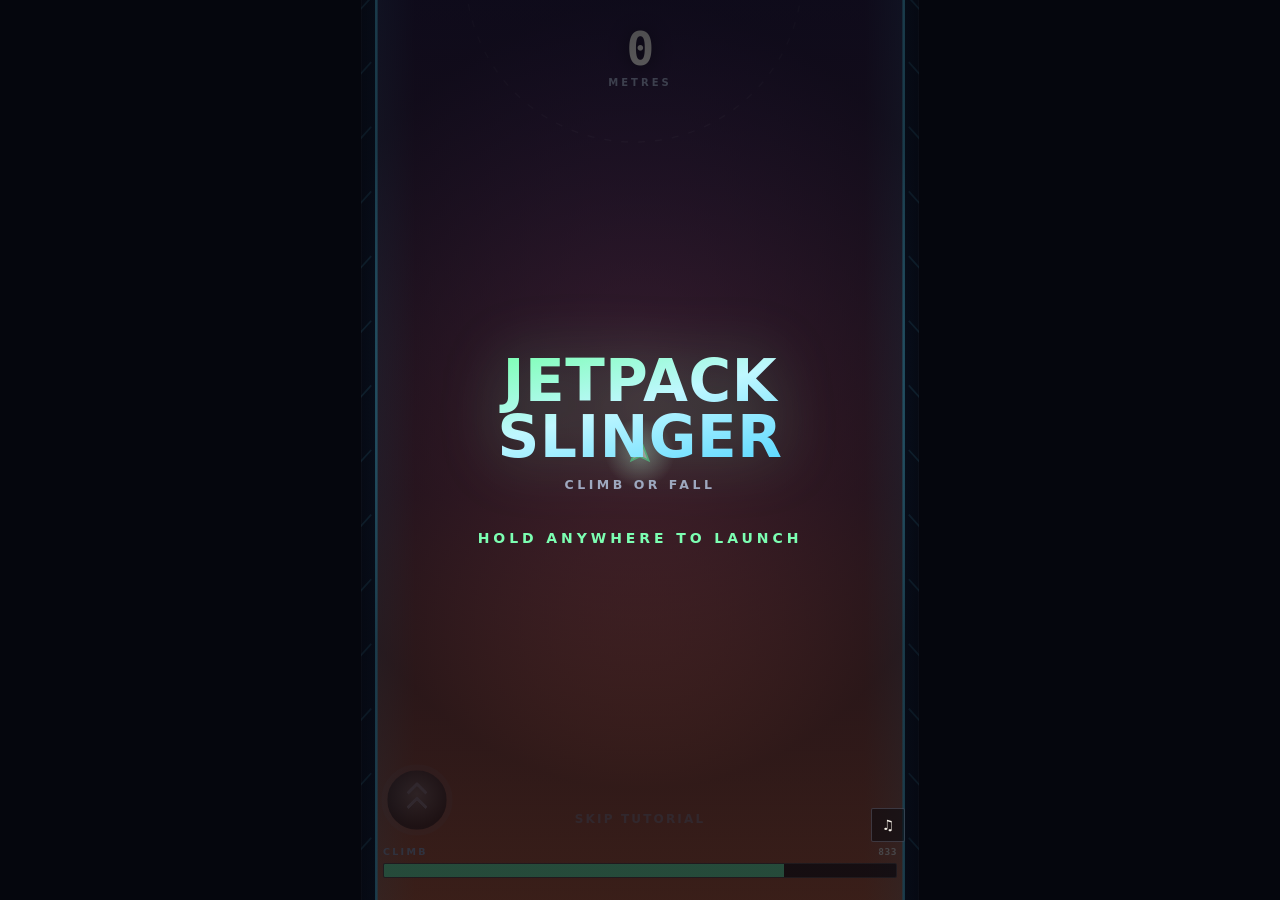
<file: play/slinger/index.html>
<!DOCTYPE html>
<html lang="en">
<head>
<meta charset="utf-8">
<title>Jetpack Slinger</title>
<meta name="viewport" content="width=device-width, initial-scale=1, maximum-scale=1, user-scalable=no, viewport-fit=cover">

<!--
  JETPACK SLINGER — one-input vertical climber.
  Hold to anchor to a sling pole and wind up. Release to fling.
  Thrust bleeds away in free flight; at zero you fall.

  Portrait play area, letterboxed on wide screens so desktop still works
  (Poki requires desktop, mobile AND tablet support).
-->
<script>window.__BUILD__ = {"portal":"itch","escPause":true,"devReward":false,"continueUI":"none"};</script>
</head>
<body>
<style>
  :root {
    --ink:      #F6F1E8;
    --ink-dim:  #9FA6C0;
    --thrust:   #7CFFB2;
    --warn:     #FFC24D;
    --danger:   #FF4D6D;
    --anchor:   #58D7FF;
    --gold:     #FFD98A;
    --surround: #05060D;
  }
  * { box-sizing: border-box; margin: 0; padding: 0; }
  html, body {
    width: 100%; height: 100%;
    overflow: hidden;
    background: var(--surround);
    color: var(--ink);
    font-family: ui-sans-serif, system-ui, -apple-system, "Segoe UI", Roboto, sans-serif;
    -webkit-font-smoothing: antialiased;
    -webkit-tap-highlight-color: transparent;
    overscroll-behavior: none;
    touch-action: none;
    user-select: none; -webkit-user-select: none;
  }
  #stage { position: fixed; inset: 0; }
  canvas { display: block; position: absolute; top: 0; left: 0; touch-action: none; }

  .mono {
    font-family: ui-monospace, "SF Mono", "Cascadia Mono", "Roboto Mono", Menlo, Consolas, monospace;
    font-variant-numeric: tabular-nums;
  }

  /* Overlays are positioned to the play rect, not the viewport. */
  .layer { position: absolute; display: none; pointer-events: none; }
  .layer.on { display: block; }

  #hud { padding: 16px 18px; }
  #alt {
    position: absolute; top: calc(max(14px, env(safe-area-inset-top)) + 12px); left: 0; right: 0;
    text-align: center;
  }
  #alt .v {
    font-size: clamp(30px, 9vw, 46px); font-weight: 800; letter-spacing: -.02em;
    line-height: 1; color: var(--ink); text-shadow: 0 2px 18px rgba(0,0,0,.6);
  }
  #alt .u {
    font-size: 10px; letter-spacing: .3em; text-transform: uppercase;
    color: var(--ink-dim); font-weight: 700; margin-top: 5px;
  }
  #chain {
    position: absolute; top: calc(max(14px, env(safe-area-inset-top)) + 88px);
    left: 0; right: 0; text-align: center;
    font-size: clamp(13px, 3.6vw, 17px); font-weight: 800; letter-spacing: .12em;
    color: var(--gold); opacity: 0; transition: opacity .18s ease;
    text-shadow: 0 0 20px rgba(255,217,138,.7);
  }
  #chain.on { opacity: 1; }

  /* Speed bar, bottom of the play rect */
  #bar {
    position: absolute; left: 22px; right: 22px;
    bottom: max(22px, calc(env(safe-area-inset-bottom) + 16px));
  }
  #bar .track {
    height: 15px; border-radius: 2px;
    background: rgba(6,8,18,.66);
    border: 1px solid rgba(255,255,255,.20);
    overflow: hidden; position: relative;
  }
  #bar .fill {
    position: absolute; inset: 0 auto 0 0; width: 0%;
    background: var(--thrust);
    transition: background-color .18s linear;
  }
  #bar .lbl {
    display: flex; justify-content: space-between; align-items: baseline;
    margin-bottom: 6px;
    font-size: 9.5px; letter-spacing: .24em; text-transform: uppercase;
    font-weight: 700; color: var(--ink-dim);
  }
  #bar .num { color: var(--ink); letter-spacing: .06em; }
  #bar.empty .lbl .k { color: var(--danger); }

  /* Panels */
  .panel {
    position: absolute; inset: 0;
    display: flex; flex-direction: column; align-items: center; justify-content: center;
    padding: 26px; text-align: center;
    background: radial-gradient(72% 52% at 50% 46%, rgba(4,5,12,.52) 0%, rgba(4,5,12,.86) 74%);
    pointer-events: auto;
  }
  .panel.intro {
    pointer-events: none;
    background: radial-gradient(78% 56% at 50% 44%, rgba(4,5,12,.30) 0%, rgba(4,5,12,.72) 78%);
  }

  .title {
    font-size: clamp(34px, 11vw, 58px); font-weight: 800; line-height: .96;
    letter-spacing: .01em;
    background: linear-gradient(165deg, var(--thrust) 0%, #BFF7FF 46%, var(--anchor) 100%);
    -webkit-background-clip: text; background-clip: text; color: transparent;
    filter: drop-shadow(0 0 30px rgba(124,255,178,.3));
  }
  .tagline {
    margin-top: 12px; font-size: clamp(10px, 2.8vw, 12.5px); letter-spacing: .28em;
    text-transform: uppercase; font-weight: 700; color: var(--ink-dim);
  }
  .prompt {
    margin-top: clamp(26px, 6vw, 38px);
    font-size: clamp(12px, 3.2vw, 14px); letter-spacing: .28em; text-transform: uppercase;
    font-weight: 800; color: var(--thrust);
    animation: breathe 1.9s ease-in-out infinite;
  }
  @keyframes breathe { 0%,100% { opacity:.45 } 50% { opacity:1 } }

  .over-label {
    font-size: clamp(10px, 2.8vw, 12px); letter-spacing: .32em; text-transform: uppercase;
    font-weight: 800; color: var(--danger);
  }
  .score-big {
    margin-top: 10px; font-size: clamp(48px, 15vw, 84px); font-weight: 800;
    line-height: .92; letter-spacing: -.03em; color: var(--ink);
  }
  .score-unit { font-size: .32em; color: var(--ink-dim); letter-spacing: .1em; margin-left: .18em; }
  .score-sub { margin-top: 14px; display: flex; gap: clamp(18px,7vw,34px); justify-content: center; }
  .score-sub div { display: flex; flex-direction: column; gap: 4px; }
  .score-sub .k { font-size: 9px; letter-spacing: .22em; text-transform: uppercase; color: var(--ink-dim); font-weight: 700; }
  .score-sub .v { font-size: clamp(15px,4.4vw,20px); font-weight: 700; }
  .best-flag {
    margin-top: 14px; font-size: clamp(10px,2.8vw,12px); letter-spacing: .26em;
    text-transform: uppercase; font-weight: 800; color: var(--gold); opacity: 0;
  }
  .best-flag.on { opacity: 1; }
  .tapline {
    margin-top: clamp(24px, 6vw, 34px);
    appearance: none; border: 0; background: none; padding: 8px 12px;
    font: inherit; font-weight: 800; font-size: clamp(14px, 4vw, 19px);
    letter-spacing: .22em; text-transform: uppercase; color: var(--thrust);
    cursor: pointer; text-shadow: 0 0 24px rgba(124,255,178,.45);
    animation: breathe 1.9s ease-in-out infinite;
  }
  .tapline:focus-visible { outline: 2px solid var(--thrust); outline-offset: 3px; }
  .btn.ghost {
    appearance: none; margin-top: 16px;
    border: 1px solid rgba(159,166,192,.26); background: transparent;
    color: var(--ink-dim); font: inherit; font-weight: 700;
    font-size: clamp(10px, 2.4vw, 11.5px); letter-spacing: .2em; text-transform: uppercase;
    padding: 9px 20px; border-radius: 2px; cursor: pointer; opacity: .78;
  }
  .btn.ghost:hover { color: var(--ink); border-color: var(--ink-dim); opacity: 1; }

  #corner {
    position: absolute; right: 14px;
    bottom: max(58px, calc(env(safe-area-inset-bottom) + 52px));
    display: flex; gap: 8px; pointer-events: auto; z-index: 5;
  }
  #corner.hide-pause #btnPause { display: none; }
  .icon {
    width: 34px; height: 34px; display: grid; place-items: center;
    border: 1px solid rgba(159,166,192,.26); border-radius: 2px;
    background: rgba(5,6,13,.5); color: var(--ink-dim);
    cursor: pointer; font-size: 14px; line-height: 1;
  }
  .icon:hover { color: var(--ink); }

  /* --- boost: a round button in the bottom-left corner, mirroring the icons.
     The ring around it is the power meter (a conic gradient in the border,
     --p from syncHUD); the button is ghosted and inert until the ring closes. --- */
  #boost {
    --p: 0;
    position: absolute; left: 14px;
    bottom: max(58px, calc(env(safe-area-inset-bottom) + 52px));
    width: 84px; height: 84px; border-radius: 50%; padding: 0;
    border: 7px solid transparent;
    background:
      radial-gradient(circle at 50% 40%, rgba(88,215,255,.30), rgba(5,6,13,.85) 70%) padding-box,
      conic-gradient(var(--anchor) 0, #B47CFF calc(var(--p) * 360deg), rgba(159,166,192,.2) 0) border-box;
    box-shadow: 0 0 calc(2px + 18px * var(--p)) rgba(88,215,255, calc(.7 * var(--p)));
    opacity: calc(.55 + .45 * var(--p)); cursor: pointer;
    pointer-events: none; transform: scale(.85);
    transition: opacity .2s ease, transform .2s ease, box-shadow .25s ease;
    -webkit-tap-highlight-color: transparent; touch-action: manipulation;
  }
  #boost.on { opacity: 1; pointer-events: auto; transform: scale(1);
              animation: pwrpulse 1.1s ease-in-out infinite; }
  #boost i {
    position: absolute; left: 50%; width: 18px; height: 18px; margin-left: -9px;
    border-left: 4px solid var(--ink-dim); border-top: 4px solid var(--ink-dim);
    transform: rotate(45deg); border-radius: 2px;
  }
  #boost.on i { border-color: var(--ink); }
  #boost i:first-child { top: 17px; } #boost i:last-child { top: 34px; }
  @keyframes pwrpulse {
    0%,100% { box-shadow: 0 0 0 0 rgba(88,215,255,.0), 0 0 14px rgba(88,215,255,.45); }
    50%     { box-shadow: 0 0 0 5px rgba(88,215,255,.16), 0 0 26px rgba(88,215,255,.85); }
  }

  /* --- coach: the first-run tutorial prompt --- */
  #coach {
    position: absolute; left: 18px; right: 18px;
    bottom: max(118px, calc(env(safe-area-inset-bottom) + 112px));
    text-align: center; pointer-events: none;
    opacity: 0; transform: translateY(8px);
    transition: opacity .22s ease, transform .22s ease;
  }
  #coach.on { opacity: 1; transform: none; }
  #coach .ct {
    font-size: clamp(19px, 5.6vw, 27px); font-weight: 800; letter-spacing: .06em;
    color: var(--ink); text-transform: uppercase; line-height: 1.15;
    text-shadow: 0 0 24px rgba(5,6,13,.95), 0 2px 14px rgba(5,6,13,.9);
  }
  #coach.go .ct { color: var(--thrust); text-shadow: 0 0 26px rgba(124,255,178,.85); }
  #coach .cs {
    margin-top: 9px; font-size: clamp(12px, 3.4vw, 15px); font-weight: 600;
    color: var(--ink-dim); letter-spacing: .04em; line-height: 1.45;
    text-shadow: 0 2px 12px rgba(5,6,13,.95);
  }
  #coach .cs b { color: var(--ink); font-weight: 800; }
  #skip {
    position: absolute; left: 0; right: 0;
    bottom: max(74px, calc(env(safe-area-inset-bottom) + 68px));
    text-align: center; font-size: 12px; font-weight: 700; letter-spacing: .18em;
    text-transform: uppercase; color: rgba(159,166,192,.55);
    background: none; border: 0; cursor: pointer; display: none;
    font-family: inherit; -webkit-tap-highlight-color: transparent;
  }
  #skip.on { display: block; pointer-events: auto; }
  #skip:hover { color: var(--ink-dim); }
  /* The bar pulses while the tutorial is pointing at it. */
  @keyframes barcall { 0%,100% { box-shadow: 0 0 0 0 rgba(124,255,178,0); }
                       50%     { box-shadow: 0 0 0 4px rgba(124,255,178,.28); } }
  #bar.call .track { animation: barcall 1.05s ease-in-out infinite; }


  /* A new record: a slow light ray behind the number, above the panel's own ground. */
  .panel { isolation: isolate; }
  .score-big { position: relative; }
  .score-big::before {
    content: ''; position: absolute; left: 50%; top: 50%; width: 170vmin; height: 170vmin;
    transform: translate(-50%,-50%); z-index: -1; opacity: 0; pointer-events: none;
    background: repeating-conic-gradient(from 0deg, rgba(255,217,138,.14) 0 7deg, transparent 7deg 24deg);
    -webkit-mask: radial-gradient(circle, #000 0%, rgba(0,0,0,.6) 22%, transparent 52%);
    mask: radial-gradient(circle, #000 0%, rgba(0,0,0,.6) 22%, transparent 52%);
    transition: opacity .6s ease;
  }
  #over.record .score-big::before { opacity: 1; animation: ray 18s linear infinite; }
  @keyframes ray { to { transform: translate(-50%,-50%) rotate(360deg); } }
  .best-line { margin-top: 14px; font-size: clamp(11px, 3vw, 13px); letter-spacing: .22em;
               text-transform: uppercase; font-weight: 700; color: var(--gold); }
  .best-line:empty { display: none; }
  @media (prefers-reduced-motion: reduce) { * { animation: none !important; transition: none !important; } }
</style>

<div id="stage">
  <canvas id="c"></canvas>

  <div class="layer" id="hud">
    <div id="alt"><div class="v mono" id="altV">0</div><div class="u">metres</div></div>
    <div id="chain" class="mono"></div>
    <div id="bar">
      <div class="lbl"><span class="k">Climb</span><span class="num mono" id="spdNum">0</span></div>
      <div class="track"><div class="fill" id="spdFill"></div></div>
    </div>
    <button id="boost" type="button" aria-label="Boost"><i></i><i></i></button>
    <div id="coach"><div class="ct" id="coachT"></div><div class="cs" id="coachS"></div></div>
    <button id="skip" type="button">Skip tutorial</button>
  </div>

  <div class="layer on" id="intro">
    <div class="panel intro">
      <h1 class="title">JETPACK<br>SLINGER</h1>
      <p class="tagline">Climb or fall</p>
      <div class="prompt">Hold anywhere to launch</div>
      <div class="best-line mono" id="introBest"></div>
    </div>
  </div>

  <div class="layer" id="over">
    <div class="panel">
      <span class="over-label" id="overLabel">Lost</span>
      <div class="score-big mono" id="finalAlt">0<span class="score-unit">m</span></div>
      <div class="score-sub mono">
        <div><span class="k">Slings</span><span class="v" id="finalSlings">0</span></div>
        <div><span class="k">Best Chain</span><span class="v" id="finalChain">0</span></div>
        <div><span class="k">Best</span><span class="v" id="finalBest">0</span></div>
      </div>
      <span class="best-flag" id="bestFlag">New record</span>
      <button class="tapline" id="again">Tap anywhere to retry</button>
      <button class="btn ghost" id="revive">Continue &mdash; watch ad</button>
    </div>
  </div>

  <div class="layer" id="paused">
    <div class="panel">
      <span class="tagline" style="margin:0">Paused</span>
      <button class="tapline" id="resume">Resume</button>
      <button class="btn ghost" id="howto">How to play</button>
      <button class="btn ghost" id="quit">Give up</button>
    </div>
  </div>

  <div id="corner">
    <div class="icon" id="btnSound" role="button" tabindex="0" aria-label="Sound">&#9835;</div>
    <div class="icon" id="btnPause" role="button" tabindex="0" aria-label="Pause">&#10073;&#10073;</div>
  </div>
</div>

<script>
(function () {
'use strict';

// Helpers every game and every kernel module share. Nothing here knows about
// a game, the DOM beyond getElementById, or the portal.

const TAU = Math.PI * 2;

const clamp = (v, a, b) => v < a ? a : v > b ? b : v;
const lerp  = (a, b, t) => a + (b - a) * t;
const rand  = (a, b) => a + Math.random() * (b - a);
const randi = (a, b) => Math.floor(rand(a, b + 1));
const pick  = a => a[(Math.random() * a.length) | 0];

const el = id => document.getElementById(id);

// Haptics. The iOS wrapper registers a WKScriptMessageHandler named "haptic"
// (ios/Sources/App.swift); everywhere else this is the Vibration API, which
// Android WebView and Chrome have (VIBRATE is in the manifest) and iOS Safari
// does not. A silent no-op where neither exists.
function haptic(pattern) {
  try {
    const ios = window.webkit && window.webkit.messageHandlers && window.webkit.messageHandlers.haptic;
    if (ios) ios.postMessage(pattern);
    else if (navigator.vibrate) navigator.vibrate(pattern);
  } catch (e) {}
}

// localStorage that never throws (private mode, blocked storage).
function store(k, v) {
  try {
    if (v === undefined) return localStorage.getItem(k);
    localStorage.setItem(k, v);
  } catch (e) {}
  return null;
}

// Per-portal build configuration, injected by build.mjs. Defaults = dev build.
const BUILD = Object.assign(
  { portal: 'dev', escPause: true, devReward: true, continueUI: 'ad' },
  (typeof window !== 'undefined' && window.__BUILD__) || {}
);

// The state every kernel module reads, and the hooks a game fills in.

const STATE = { PLAY: 1, DEAD: 2, PAUSE: 3 };

// Fields the kernel owns. A game adds its own with Object.assign(run, {...}),
// including `best`, since the storage key is the game's.
const run = {
  state: STATE.PLAY, score: 0, bestChain: 0,
  shake: 0, hitstop: 0, flash: 0, invuln: 0, time: 0,
  awaitFirst: true, engaged: false, canRetry: false, revived: false,
  cause: '', best: 0
};

// x/y are where the last press landed, in CSS pixels. A one-input game
// ignores them; a game with tap targets (Cargo Loop's yard, switches and
// dock) needs to know what was hit.
const input = { held: false, locked: false, x: 0, y: 0 };

// What the kernel asks of a game. Fill it with Object.assign(G, {...}) before
// boot(). Hooks marked * are required; the rest are optional.
//   layout()*          resize: derive the play rect / world scale from view.w, view.h
//   reset(teach)*      resetRun: rebuild the world and the game's own run fields
//   decay(dt)*         frame, every state: fade glows and the like
//   idle(dt, clock)*   frame, before the first input: the attract-mode animation
//   step(dt)*          frame, in play, after hitstop: the game itself
//   dead(dt)*          frame, after death: camera drift
//   syncHUD(dt)*       frame: push run state into the HUD
//   render(t)*         frame: draw everything
//   wake()*            start the continuous audio (begin, resume, revive)
//   hush()*            stop it (die, pause, ad break)
//   crash(cause, hit)* die: detach the player and fire the death effects
//   record()*          die: persist bests; return true if this run set one
//   overPanel()*       die: fill the game's own game-over fields
//   revive()*          after a rewarded ad: put the player back in play
//   slow(dt)           frame, in play, before hitstop; returns a time scale
//   launch()           beginRun only: first-input effects
//   tap()              press while already running (a second tap)
//   key(e)             keydown the kernel didn't handle
//   blocked()          true while input and stepping must stop (orientation gate)
//   dying(cause, hit)  die, first thing; return true to cancel the death
//   celebrate(i)       five times after a new best: burst stars around the player
//   pilot()            true when a competent player would be holding right now,
//                      judged from visible state only. Drives tools/triage.mjs.
//   moment()           the beat that happened this frame ('hook', 'boom', …) or
//                      null; names the captions in tools/trailer.mjs. dev-only.
const G = {
  overDelay: 620,                   // ms from death to the game-over panel
  resumeInvuln: 0.4,                // seconds of grace after unpausing
  dim: 'rgba(159,166,192,.4)',      // the sound button when muted
  banner: { box: 'chain', text: 'chain', color: 'var(--gold)', ms: 1300 }
};

// Synthesised audio, no asset files. One context and one master gain, which
// mute and ad-ducking both drive — anything routed through `master` (a game's
// music, its engine loop) is covered for free. A game calls init() with its
// storage key, master level, and its own event sounds; it must supply die().
const Sound = {
  key: '', gain: 0.4, ctx: null, master: null, on: true, ducked: false, ready: false,
  init(key, gain, fx) {
    this.key = key; this.gain = gain; this.on = store(key) !== '0';
    return Object.assign(this, fx);
  },
  boot() {
    if (this.ready) return;
    const AC = window.AudioContext || window.webkitAudioContext;
    if (!AC) return;
    try {
      this.ctx = new AC();
      this.master = this.ctx.createGain();
      this.master.gain.value = this.on ? this.gain : 0;
      this.master.connect(this.ctx.destination);
      this.ready = true;
    } catch (e) {}
  },
  resume() { if (this.ctx && this.ctx.state === 'suspended') this.ctx.resume().catch(()=>{}); },
  level() { return (this.on && !this.ducked) ? this.gain : 0; },
  duck(on) { this.ducked = on; if (this.master) this.master.gain.setTargetAtTime(this.level(), this.ctx.currentTime, 0.02); },
  toggle() {
    this.on = !this.on; store(this.key, this.on ? '1' : '0');
    if (this.master) this.master.gain.setTargetAtTime(this.level(), this.ctx.currentTime, 0.02);
    return this.on;
  },
  tone(f, d, type, v, to) {
    if (!this.ready || !this.on) return;
    const t = this.ctx.currentTime;
    const o = this.ctx.createOscillator(), g = this.ctx.createGain();
    o.type = type || 'sine';
    o.frequency.setValueAtTime(f, t);
    if (to) o.frequency.exponentialRampToValueAtTime(Math.max(20, to), t + d);
    g.gain.setValueAtTime(0, t);
    g.gain.linearRampToValueAtTime(v, t + 0.008);
    g.gain.exponentialRampToValueAtTime(0.0001, t + d);
    o.connect(g); g.connect(this.master); o.start(t); o.stop(t + d + 0.02);
  },
  noise(d, v, cut) {
    if (!this.ready || !this.on) return;
    const t = this.ctx.currentTime;
    const n = Math.floor(this.ctx.sampleRate * d);
    const buf = this.ctx.createBuffer(1, n, this.ctx.sampleRate);
    const arr = buf.getChannelData(0);
    for (let i = 0; i < n; i++) arr[i] = (Math.random()*2-1) * (1 - i/n);
    const src = this.ctx.createBufferSource(); src.buffer = buf;
    const f = this.ctx.createBiquadFilter(); f.type='lowpass';
    f.frequency.setValueAtTime(cut || 1500, t);
    f.frequency.exponentialRampToValueAtTime(200, t + d);
    const g = this.ctx.createGain();
    g.gain.setValueAtTime(v, t); g.gain.exponentialRampToValueAtTime(0.0001, t + d);
    src.connect(f); f.connect(g); g.connect(this.master); src.start(t);
  },
  ui() { this.tone(520, 0.07, 'square', 0.09, 700); },

};

// Particles and expanding rings. Drawing stays in the game (each has its own
// look); the kernel owns the pools so resetRun can clear them.
const parts = [], waves = [];

// Defaults a call can leave out. A game overrides with Object.assign(FX, {...}).
const FX = { color: '#7CFFB2', maxSpeed: 240, maxR: 3.2, drag: 1.7,
                    r0: 10, waveR: 260, life: 0.7, waveColor: '#58D7FF' };

function burst(x, y, n, o) {
  o = o || {};
  for (let i = 0; i < n; i++) {
    const a = o.angle !== undefined ? o.angle + rand(-o.spread, o.spread) : rand(0, TAU);
    const s = rand(o.minSpeed || 40, o.maxSpeed || FX.maxSpeed);
    parts.push({ x:x, y:y, vx:Math.cos(a)*s, vy:Math.sin(a)*s,
      life: rand(o.minLife || 0.25, o.maxLife || 0.7), age:0,
      r: rand(o.minR || 1.2, o.maxR || FX.maxR), c: o.color || FX.color, drag: o.drag || FX.drag });
  }
}
function shockwave(x, y, o) {
  o = o || {};
  waves.push({ x:x, y:y, r0:o.r0||FX.r0, maxR:o.maxR||FX.waveR, age:-(o.delay||0),
    life:o.life||FX.life, color:o.color||FX.waveColor, width:o.width||5 });
}
function stepFx(dt) {
  for (let i = parts.length-1; i>=0; i--) {
    const p = parts[i]; p.age += dt;
    if (p.age >= p.life) { parts.splice(i,1); continue; }
    const d = Math.exp(-p.drag*dt); p.vx*=d; p.vy*=d;
    p.x += p.vx*dt; p.y += p.vy*dt;
  }
  for (let i = waves.length-1; i>=0; i--) { waves[i].age += dt; if (waves[i].age >= waves[i].life) waves.splice(i,1); }
}

// Portal SDK wrapper: Poki, CrazyGames or the Android host, degrading to a
// no-op so the game plays identically with an ad blocker on. commercial() and
// rewarded() return promises; nothing else in a game knows where it is.

// Mute audio and swallow input for the duration of an ad break. Input stays
// locked until the callback, so every path through an ad must settle exactly once.
function adLock(on) {
  input.locked = on; input.held = false;
  if (on) { G.hush(); Sound.duck(true); } else Sound.duck(false);
}

// Ad placement knobs — WHEN an ad is asked for; the Portal only knows HOW.
// Defaults ship in the bundle. BUILD.configUrl (a per-target build flag, empty
// until a host exists) names a flat JSON of the same keys that overrides them
// at boot, so cadence changes without a store build. The last fetched set is
// cached, so it also applies offline; a fetch that fails changes nothing.
const Ads = {
  ads: true,           // master: false silences both kinds
  interstitial: true,  // the between-run ad
  revive: true,        // the rewarded continue
  everyDeaths: 1,      // interstitial on every Nth retry
  minGap: 0,           // seconds between interstitials
  graceRetries: 0,     // no interstitial on the first N retries of a session
  _since: 0, _retries: 0, _last: -1e9,
  apply(j) {
    for (const k of ['everyDeaths', 'minGap', 'graceRetries']) if (typeof j[k] === 'number' && j[k] >= 0) this[k] = j[k];
    for (const k of ['ads', 'interstitial', 'revive']) if (typeof j[k] === 'boolean') this[k] = j[k];
  },
  async load() {
    try { this.apply(JSON.parse(store('arcade.ads')) || {}); } catch (e) {}
    if (!BUILD.configUrl) return;
    try {
      const j = await (await fetch(BUILD.configUrl, { cache: 'no-store' })).json();
      this.apply(j); store('arcade.ads', JSON.stringify(j));
    } catch (e) {}
  },
  // Called once per retry. True when this retry should carry an interstitial.
  wantInterstitial(now = performance.now()) {
    if (!this.ads || !this.interstitial) return false;
    if (++this._retries <= this.graceRetries) return false;
    if (++this._since < this.everyDeaths || now - this._last < this.minGap * 1000) return false;
    this._since = 0; this._last = now;
    return true;
  }
};

// The Android host can't return a value from a JavascriptInterface call, so
// each ad request carries a ticket the native side calls back with.
const adCalls = new Map();
let adTicket = 0;
function nativeAd(method) {
  return new Promise(res => {
    const id = ++adTicket;
    adCalls.set(id, res);
    // Only a genuinely dead host should trip this. A real rewarded video can
    // legitimately run 30s+, and resolving early would strand the callback.
    setTimeout(() => { if (adCalls.has(id)) { adCalls.delete(id); res(false); } }, 90000);
    try { window[Portal.native][method](id); }
    catch (e) { adCalls.delete(id); res(false); }
  });
}

const Portal = {
  kind: 'none', inPlay: false, native: null,
  // Wire the native bridge (Android's JavascriptInterface, or the iOS shim of
  // it): `iface` is the object the wrapper injects, `callback` the window
  // function its AdHost answers tickets on.
  android(iface, callback) {
    this.native = iface;
    window[callback] = function (id, ok) {
      const fn = adCalls.get(id);
      if (!fn) return;
      adCalls.delete(id);
      fn(!!ok);
    };
  },
  detect() {
    if (typeof window.PokiSDK !== 'undefined') this.kind = 'poki';
    else if (window.CrazyGames && window.CrazyGames.SDK) this.kind = 'crazy';
    // The store wrappers inject the same JavascriptInterface shape (iOS shims it
    // over a WKScriptMessageHandler), so both are the 'android' kind here.
    else if (this.native && window[this.native] && (BUILD.portal === 'android' || BUILD.portal === 'ios')) this.kind = 'android';
  },
  async init() {
    this.detect();
    try {
      if (this.kind === 'poki') await window.PokiSDK.init();
      else if (this.kind === 'crazy') await window.CrazyGames.SDK.init();
    } catch (e) { this.kind = 'none'; }
  },
  loadingFinished() { try { if (this.kind === 'poki') window.PokiSDK.gameLoadingFinished(); } catch (e) {} },
  gameplayStart() {
    if (this.inPlay) return; this.inPlay = true;
    try {
      if (this.kind === 'poki') window.PokiSDK.gameplayStart();
      else if (this.kind === 'crazy') window.CrazyGames.SDK.game.gameplayStart();
    } catch (e) {}
  },
  gameplayStop() {
    if (!this.inPlay) return; this.inPlay = false;
    try {
      if (this.kind === 'poki') window.PokiSDK.gameplayStop();
      else if (this.kind === 'crazy') window.CrazyGames.SDK.game.gameplayStop();
    } catch (e) {}
  },
  // Interstitial between runs. Always resolves — never blocks the game.
  commercial() {
    this.gameplayStop(); adLock(true);
    return new Promise(res => {
      let done = false;
      const fin = () => { if (done) return; done = true; adLock(false); res(); };
      try {
        if (this.kind === 'poki') { window.PokiSDK.commercialBreak().then(fin, fin); return; }
        if (this.kind === 'crazy') { window.CrazyGames.SDK.ad.requestAd('midgame', { adFinished: fin, adError: fin }); return; }
        if (this.kind === 'android') { nativeAd('showInterstitial').then(fin, fin); return; }
      } catch (e) {}
      fin();
    });
  },
  // Rewarded ad for the continue. Resolves true only on a real completed view.
  rewarded() {
    this.gameplayStop(); adLock(true);
    return new Promise(res => {
      let done = false;
      const fin = ok => { if (done) return; done = true; adLock(false); res(!!ok); };
      try {
        if (this.kind === 'poki') { window.PokiSDK.rewardedBreak().then(ok => fin(ok), () => fin(false)); return; }
        if (this.kind === 'crazy') { window.CrazyGames.SDK.ad.requestAd('rewarded', { adFinished: () => fin(true), adError: () => fin(false) }); return; }
        if (this.kind === 'android') { nativeAd('showRewarded').then(ok => fin(ok), () => fin(false)); return; }
      } catch (e) {}
      // Never reward when the SDK is blocked — portals forbid it.
      fin(BUILD.devReward === true);
    });
  }
};

// The shell around a game: canvas and view, overlay layers, the run lifecycle
// (start / begin / die / pause / retry / revive), input, and the frame loop.
// Everything game-shaped is reached through the hooks in G.

/* =========================================================
   VIEW
   ========================================================= */

const canvas = el('c');
const ctx = canvas.getContext('2d', { alpha: false });
const view = { w:0, h:0, dpr:1, scale:1 };

function resize() {
  const de = document.documentElement;
  const w = Math.max(1, Math.round(window.innerWidth  || de.clientWidth));
  const h = Math.max(1, Math.round(window.innerHeight || de.clientHeight));
  const dpr = clamp(window.devicePixelRatio || 1, 1, 2.5);
  view.w = w; view.h = h; view.dpr = dpr;
  canvas.style.width = w + 'px'; canvas.style.height = h + 'px';
  canvas.width = Math.round(w * dpr); canvas.height = Math.round(h * dpr);
  G.layout();
}
window.addEventListener('resize', resize);
window.addEventListener('orientationchange', () => setTimeout(resize, 120));

/* =========================================================
   LAYERS
   ========================================================= */

const CONTINUE_UI = BUILD.continueUI || 'ad';
const layers = { hud: el('hud'), intro: el('intro'), over: el('over'), paused: el('paused') };

function show(name) {
  for (const k in layers) layers[k].classList.toggle('on',
    k === name || (name === 'play' && k === 'hud') || (name === 'intro' && k === 'hud'));
  if (name === 'over' || name === 'paused') layers.hud.classList.add('on');
  el('corner').classList.toggle('hide-pause', name !== 'play' && name !== 'paused');
  if (name !== 'intro') el('intro').classList.remove('on');
}

let bannerT = null;
function banner(text, color) {
  const B = G.banner, box = el(B.box), t = el(B.text);
  t.textContent = text; t.style.color = color || B.color;
  if (B.shadow) t.style.textShadow = '0 0 30px ' + (color || B.shadow) + 'aa';
  if (B.pop) { box.classList.remove('on'); void box.offsetWidth; }   // restart the animation
  box.classList.add('on');
  clearTimeout(bannerT);
  bannerT = setTimeout(() => box.classList.remove('on'), B.ms);
}
const bannerShown = () => !!bannerT;

/* =========================================================
   RUN LIFECYCLE
   ========================================================= */

function resetRun() {
  run.score = 0; run.bestChain = 0;
  run.shake = 0; run.hitstop = 0; run.flash = 0; run.time = 0;
  run.awaitFirst = true; run.engaged = false; run.canRetry = false;
  run.revived = false; run.cause = '';
  parts.length = 0; waves.length = 0;
}

// The game is live from the first frame; the run only *begins* on first input.
// That is what keeps this at zero clicks to gameplay, and it is also exactly
// when portals want gameplayStart() to fire.
function startRun(teach) { resetRun(); G.reset(teach); run.state = STATE.PLAY; show('intro'); }

function beginRun() {
  if (!run.awaitFirst) return;
  run.awaitFirst = false;
  show('play');
  Sound.boot(); Sound.resume(); G.wake();
  Portal.gameplayStart();
  if (G.launch) G.launch();
}

function die(cause, hitObj) {
  if (run.state !== STATE.PLAY) return;
  if (G.dying && G.dying(cause, hitObj)) return;
  run.state = STATE.DEAD; run.cause = cause;
  run.shake = 1; run.flash = 0.5; haptic([50, 40, 90]);
  input.held = false;
  G.crash(cause, hitObj);
  Sound.die(); G.hush();
  Portal.gameplayStop();

  run.score = Math.round(run.score);
  const isBest = G.record();

  setTimeout(() => {
    run.canRetry = true;
    el('overLabel').textContent = cause;
    G.overPanel();
    el('finalBest').textContent = run.best.toLocaleString();
    el('bestFlag').classList.toggle('on', isBest);
    layers.over.classList.toggle('record', isBest);
    // A new best is celebrated: the panel's CSS spins a light ray behind the
    // number, and the game bursts stars around the player a few times.
    if (isBest && G.celebrate) for (let i = 0; i < 5; i++) setTimeout(() => G.celebrate(i), i * 320);
    el('revive').style.display = (CONTINUE_UI === 'none' || !Ads.ads || !Ads.revive || run.revived) ? 'none' : '';
    show('over');
  }, G.overDelay);
}

function doPause() {
  if (run.state !== STATE.PLAY) return;
  run.state = STATE.PAUSE; input.held = false;
  Portal.gameplayStop(); G.hush(); show('paused');
}
function doResume() {
  if (run.state !== STATE.PAUSE) return;
  run.state = STATE.PLAY; run.invuln = Math.max(run.invuln, G.resumeInvuln);
  show('play'); Sound.resume(); G.wake(); Portal.gameplayStart();
}
function giveUp() { run.state = STATE.PLAY; run.invuln = 0; show('play'); die('Gave up'); }

async function retry() {
  if (run.state !== STATE.DEAD || !run.canRetry) return;
  run.canRetry = false;
  Sound.ui(); show('none');                 // blank while the interstitial runs
  if (Ads.wantInterstitial()) await Portal.commercial();
  startRun();
}

function toggleSound() { Sound.boot(); const on = Sound.toggle(); el('btnSound').style.color = on ? 'var(--ink)' : G.dim; }

/* =========================================================
   INPUT
   ========================================================= */

function press(e) {
  if (e && e.cancelable) e.preventDefault();
  if (input.locked || (G.blocked && G.blocked())) return;
  if (run.state === STATE.DEAD) { retry(); return; }
  Sound.boot(); Sound.resume();
  if (e && e.clientX !== undefined) { input.x = e.clientX; input.y = e.clientY; }
  if (run.awaitFirst) beginRun();
  else if (G.tap) G.tap();
  input.held = true;
}
function release(e) { if (e && e.cancelable) e.preventDefault(); input.held = false; }

canvas.addEventListener('pointerdown', press);
window.addEventListener('pointerup', release);
window.addEventListener('pointercancel', release);
canvas.addEventListener('contextmenu', e => e.preventDefault());
window.addEventListener('wheel', e => { if (e.cancelable) e.preventDefault(); }, { passive:false });
window.addEventListener('keydown', e => {
  if (e.code==='Space'||e.code==='Enter'||e.code==='ArrowUp'||e.code==='KeyW') {
    if (e.repeat) return;
    if (run.state === STATE.DEAD) { e.preventDefault(); retry(); return; }
    press(e);
  } else if ((e.code==='Escape' && BUILD.escPause) || e.code==='KeyP') {
    if (run.state===STATE.PLAY) doPause(); else if (run.state===STATE.PAUSE) doResume();
  } else if (e.code==='KeyM') toggleSound();
  else if (G.key) G.key(e);
});
window.addEventListener('keyup', e => {
  if (e.code==='Space'||e.code==='Enter'||e.code==='ArrowUp'||e.code==='KeyW') release(e);
});
window.addEventListener('blur', () => { input.held=false; if (run.state===STATE.PLAY) doPause(); });
document.addEventListener('visibilitychange', () => {
  if (document.hidden) { input.held=false; if (run.state===STATE.PLAY) doPause(); }
});

// Tap anywhere on the game-over screen — except on the rewarded button.
el('over').addEventListener('pointerdown', e => {
  if (e.target.closest && e.target.closest('#revive')) return;
  if (e.cancelable) e.preventDefault();
  retry();
});
el('revive').addEventListener('pointerdown', e => e.stopPropagation());
el('again').addEventListener('click', e => { e.preventDefault(); retry(); });
el('revive').addEventListener('click', async () => {
  Sound.ui();
  const ok = await Portal.rewarded();
  if (!ok) return;
  run.revived = true; run.state = STATE.PLAY;
  G.revive();
  show('play'); Sound.resume(); G.wake(); Portal.gameplayStart();
});
el('resume').addEventListener('click', () => { Sound.ui(); doResume(); });
el('quit').addEventListener('click', () => { Sound.ui(); giveUp(); });
el('btnPause').addEventListener('click', () => {
  if (run.state===STATE.PLAY) doPause(); else if (run.state===STATE.PAUSE) doResume();
});
el('btnSound').addEventListener('click', toggleSound);

/* =========================================================
   LOOP
   ========================================================= */

let last = performance.now(), clock = 0;

function frame(now) {
  let dt = (now-last)/1000; last = now;
  if (dt > 0.05) dt = 0.05;   // clamp after tab switches / hitches
  clock += dt;

  // Decays that run in every state
  run.shake = Math.max(0, run.shake - dt*2.6);
  run.flash = Math.max(0, run.flash - dt*2.2);
  G.decay(dt);
  stepFx(dt);

  if (G.blocked && G.blocked()) {
    input.held = false;
    G.render(clock);
    requestAnimationFrame(frame);
    return;
  }

  if (run.state === STATE.PLAY && run.awaitFirst) {
    G.idle(dt, clock);
  } else if (run.state === STATE.PLAY) {
    const scale = G.slow ? G.slow(dt) : 1;
    if (run.hitstop > 0) run.hitstop -= dt;
    else {
      dt *= scale;
      run.invuln = Math.max(0, run.invuln - dt);
      run.time += dt;
      G.step(dt);
    }
  } else if (run.state === STATE.DEAD) {
    G.dead(dt);
  }

  G.syncHUD(dt);
  G.render(clock);
  requestAnimationFrame(frame);
}

/* =========================================================
   BOOT
   ========================================================= */

// One handle every game exposes, so a harness can drive any of them the same
// way (tools/triage.mjs). Games add their own richer handle beside it.
window.__game = { run, input, STATE, G, Ads, begin: beginRun, restart: startRun };


// Android's back button: pause a live run rather than dropping out of the app.
// Returns true if the game consumed it, false to let the host close.
window.__gameBack = function () {
  if (run.state === STATE.PLAY && !run.awaitFirst) { doPause(); return true; }
  if (run.state === STATE.PAUSE) { doResume(); return true; }
  return false;
};

async function boot() {
  resize();
  el('btnSound').style.color = Sound.on ? 'var(--ink)' : G.dim;
  el('finalBest').textContent = run.best.toLocaleString();
  if (CONTINUE_UI === 'none') el('revive').style.display = 'none';
  else el('revive').innerHTML = '<span aria-hidden="true">&#9654;</span>&nbsp; Continue &mdash; watch ad';
  await Portal.init();
  Ads.load();                              // not awaited: the first retry is seconds away, boot is not
  Portal.loadingFinished();
  startRun();
  requestAnimationFrame(frame);
}

/* =========================================================
   CONSTANTS
   ========================================================= */

const WORLD_W    = 620;      // corridor width in world units
const HALF_W     = WORLD_W / 2;
const PLAY_RATIO = 0.62;     // play rect width as a fraction of its height, capped

// One force, one model. Free flight is pure ballistics: gravity is the ONLY
// thing acting on you, so climbing bleeds speed and falling regains it. The
// jetpack fires solely while you hold a tether, feeding energy into the swing.
const GRAVITY   = 780;       // world units / s^2
const V_LAUNCH  = 1000;      // opening jetpack kick
const V_MAX     = 1280;      // speed ceiling
const V_ANCHOR  = 430;       // a catch always leaves you this much to swing on
const WIND_ACC  = 900;       // tangential jetpack accel while anchored

const BODY_R    = 12;
const CAP_PAD   = 172;       // anchor reach beyond a pole's own radius
const TETHER_MIN = 58;
const ORB_CHARGE = 6;        // orbs needed to fill the power-up bar
const BOOM_TIME  = 1.5;      // seconds of sonic boom
const BOOM_MULT  = 1.6;      // times the normal speed ceiling, straight up
const CLIMB_CHARGE = 1 / 250; // orbs per metre of new altitude: pure climbing fills the bar in 1500 m
const MIN_REACH  = 120;      // every pole must offer at least this much swing room
const POLE_X_MAX = HALF_W - BODY_R - MIN_REACH;   // so keep them off the rails

const CHAIN_WINDOW = 2.4;

/* =========================================================
   AUDIO — the kernel owns the context; these are Slinger's sounds
   ========================================================= */

Sound.init('slinger.sound', 0.4, {
  jet: null,
  // Continuous jet hiss, gain tracks remaining thrust.
  startJet() {
    if (!this.ready || this.jet) return;
    const t = this.ctx.currentTime;
    const n = Math.floor(this.ctx.sampleRate * 2);
    const buf = this.ctx.createBuffer(1, n, this.ctx.sampleRate);
    const arr = buf.getChannelData(0);
    for (let i = 0; i < n; i++) arr[i] = Math.random()*2-1;
    const src = this.ctx.createBufferSource(); src.buffer = buf; src.loop = true;
    const f = this.ctx.createBiquadFilter(); f.type = 'bandpass'; f.frequency.value = 700; f.Q.value = 0.7;
    const g = this.ctx.createGain(); g.gain.value = 0;
    src.connect(f); f.connect(g); g.connect(this.master); src.start(t);
    this.jet = { src: src, g: g, f: f };
  },
  setJet(v, freq) {
    if (!this.jet) return;
    const t = this.ctx.currentTime;
    this.jet.g.gain.setTargetAtTime(v * 0.11, t, 0.08);
    this.jet.f.frequency.setTargetAtTime(420 + freq * 620, t, 0.1);
  },
  stopJet() {
    if (!this.jet) return;
    const j = this.jet; this.jet = null;
    try { j.g.gain.setTargetAtTime(0, this.ctx.currentTime, 0.1); } catch (e) {}
    setTimeout(() => { try { j.src.stop(); } catch (e) {} }, 500);
  },
  anchor()  { this.tone(320, 0.12, 'triangle', 0.22, 660); },
  sling(n)  { this.tone(300 + n*44, 0.2, 'sawtooth', 0.17, 900); this.noise(0.12, 0.09, 2600); },
  wall()    { this.tone(240, 0.1, 'triangle', 0.16, 480); },
  orb()     { this.tone(880, 0.09, 'square', 0.1, 1300); },
  milestone(){ this.tone(523,0.13,'triangle',0.15,660); setTimeout(()=>this.tone(784,0.13,'triangle',0.15,880),70); setTimeout(()=>this.tone(1046,0.3,'sine',0.14,1250),145); },
  warn()    { this.tone(180, 0.16, 'square', 0.13, 120); },
  charged() { this.tone(660,0.10,'triangle',0.13,880); setTimeout(()=>this.tone(990,0.22,'sine',0.12,1320),90); },
  boom()    {
    this.noise(0.9, 0.35, 900);
    this.tone(70, 0.9, 'sawtooth', 0.26, 420);
    this.tone(140, 0.7, 'square', 0.12, 900);
    setTimeout(()=>this.tone(1200, 0.5, 'sine', 0.10, 300), 60);
  },
  shatter() { this.noise(0.35, 0.28, 3200); this.tone(240,0.25,'square',0.12,90); },
  die()     { this.noise(0.8, 0.4, 2600); this.tone(190, 0.7, 'sawtooth', 0.2, 34); },
});


/* =========================================================
   MUSIC — an original generative score, written in code.
   Zero bytes, no licence, and it reacts to the climb: layers
   arrive with altitude, the filter opens as the air thins,
   and everything darkens the moment you start falling.
   ========================================================= */

const Music = {
  out:null, pad:[], padF:null, timer:null, on:false,
  step:0, next:0, bpm:82,
  intensity:0, bright:0, tension:0, tensionT:0,

  // A major: I - V - vi - IV. Semitones above A2 (110 Hz).
  PROG: [ [0,4,7,11], [7,11,14], [9,12,16], [5,9,12,16] ],
  freq(semi) { return 110 * Math.pow(2, semi/12); },

  start() {
    if (!Sound.ready || this.on) return;
    const c = Sound.ctx;
    this.out = c.createGain();
    this.out.gain.value = 0;
    this.out.connect(Sound.master);
    this.out.gain.setTargetAtTime(0.42, c.currentTime, 1.4);   // ease in

    this.padF = c.createBiquadFilter();
    this.padF.type = 'lowpass';
    this.padF.frequency.value = 420;
    this.padF.Q.value = 0.7;
    const pg = c.createGain(); pg.gain.value = 0.15;
    this.padF.connect(pg); pg.connect(this.out);

    this.pad = [];
    for (let i = 0; i < 3; i++) {
      const o = c.createOscillator();
      o.type = i === 0 ? 'triangle' : 'sawtooth';
      o.frequency.value = 220;
      o.detune.value = (i-1) * 7;
      const g = c.createGain(); g.gain.value = i === 0 ? 0.5 : 0.2;
      o.connect(g); g.connect(this.padF);
      o.start();
      this.pad.push({ o:o, g:g });
    }

    this.step = 0;
    this.next = c.currentTime + 0.15;
    this.on = true;
    this.timer = setInterval(() => this.tick(), 60);
  },

  stop() {
    if (!this.on) return;
    this.on = false;
    clearInterval(this.timer); this.timer = null;
    const c = Sound.ctx, out = this.out, pad = this.pad;
    try { out.gain.setTargetAtTime(0, c.currentTime, 0.3); } catch (e) {}
    setTimeout(() => {
      for (const v of pad) { try { v.o.stop(); } catch (e) {} }
      try { out.disconnect(); } catch (e) {}
    }, 1100);
    this.pad = []; this.out = null;
  },

  // Driven from the game loop each frame.
  set(alt, isFalling, chain) {
    this.bright = clamp(alt / 1800, 0, 1);
    this.tensionT = isFalling ? 1 : 0;
    this.intensity = clamp(0.22 + chain * 0.09 + this.bright * 0.45, 0, 1);
    this.bpm = 82 + this.bright * 13;
  },

  tick() {
    if (!this.on || !Sound.ctx) return;
    const c = Sound.ctx;
    this.tension += (this.tensionT - this.tension) * 0.18;
    const sp16 = (60 / this.bpm) / 4;
    let guard = 0;
    while (this.next < c.currentTime + 0.3 && guard++ < 40) {
      this.emit(this.step, this.next);
      this.step++;
      this.next += sp16;
    }
    const cut = 360 + this.bright * 2500 - this.tension * 1100;
    this.padF.frequency.setTargetAtTime(Math.max(180, cut), c.currentTime, 0.3);
    for (let i = 0; i < this.pad.length; i++) {
      this.pad[i].o.detune.setTargetAtTime((i-1)*7 + this.tension * 26, c.currentTime, 0.3);
    }
  },

  emit(step, when) {
    const bar = Math.floor(step / 16), s = step % 16;
    const chord = this.PROG[bar % this.PROG.length];

    if (s === 0) {
      for (let i = 0; i < this.pad.length; i++) {
        const f = this.freq(chord[i % chord.length] + (i === 0 ? 0 : 12));
        this.pad[i].o.frequency.setTargetAtTime(f, when, 0.4);
      }
    }
    if (s === 0)  this.bass(chord[0], when, 0.95);
    if (s === 6)  this.bass(chord[0], when, 0.5);
    if (s === 10) this.bass(chord[chord.length-1] - 12, when, 0.45);

    // Arpeggio joins once you're actually climbing, and thickens with the chain.
    if (this.intensity > 0.3 && s % 2 === 0) {
      const idx = Math.floor(step / 2);
      const oct = (idx % (chord.length * 2)) >= chord.length ? 12 : 0;
      const n = chord[idx % chord.length] + oct + 12;
      if (Math.random() < 0.4 + this.intensity * 0.5) {
        this.pluck(n, when, (0.09 + this.intensity * 0.08) * (1 - this.tension * 0.6));
      }
    }
    // High bells only once the sky has gone dark.
    if (this.bright > 0.42 && (s === 4 || s === 12) && Math.random() < 0.3) {
      this.bell(chord[(Math.random()*chord.length)|0] + 24, when, 0.06 * (1 - this.tension));
    }
  },

  bass(semi, when, v) {
    const c = Sound.ctx;
    const o = c.createOscillator(), g = c.createGain();
    o.type = 'triangle'; o.frequency.setValueAtTime(this.freq(semi - 12), when);
    g.gain.setValueAtTime(0, when);
    g.gain.linearRampToValueAtTime(v * 0.3, when + 0.02);
    g.gain.exponentialRampToValueAtTime(0.0001, when + 0.6);
    o.connect(g); g.connect(this.out); o.start(when); o.stop(when + 0.65);
  },
  pluck(semi, when, v) {
    const c = Sound.ctx;
    const o = c.createOscillator(), g = c.createGain(), f = c.createBiquadFilter();
    o.type = 'triangle'; o.frequency.setValueAtTime(this.freq(semi), when);
    f.type = 'highpass'; f.frequency.value = 320;
    g.gain.setValueAtTime(0, when);
    g.gain.linearRampToValueAtTime(v, when + 0.01);
    g.gain.exponentialRampToValueAtTime(0.0001, when + 0.44);
    o.connect(f); f.connect(g); g.connect(this.out); o.start(when); o.stop(when + 0.48);
  },
  bell(semi, when, v) {
    const c = Sound.ctx;
    const o = c.createOscillator(), g = c.createGain();
    o.type = 'sine'; o.frequency.setValueAtTime(this.freq(semi), when);
    g.gain.setValueAtTime(0, when);
    g.gain.linearRampToValueAtTime(v, when + 0.015);
    g.gain.exponentialRampToValueAtTime(0.0001, when + 1.5);
    o.connect(g); g.connect(this.out); o.start(when); o.stop(when + 1.55);
  }
};

// Ads on Android go through a ticketed bridge; the names are fixed by AdHost.kt.
Portal.android('SlingerNative', '__slingerAd');

// Portrait play rect, letterboxed on wide screens. Filled in by G.layout().
Object.assign(view, { px:0, py:0, pw:0, ph:0, visH:0, speedScale:1 });

/* =========================================================
   WORLD
   ========================================================= */

const world = { poles: [], orbs: [], bars: [], genY: 0, side: 1 };   // side: which rail the next pole leans to

const POLE_TYPES = [
  { key:'std',   w:62, r:26, core:'#58D7FF', edge:'#14506E' },
  { key:'small', w:24, r:17, core:'#B47CFF', edge:'#3A1F63' },
  { key:'boost', w:14, r:23, core:'#7CFFB2', edge:'#136B45' }
];
const POLE_TOTAL = POLE_TYPES.reduce((a,t)=>a+t.w, 0);
function rollPole() {
  let r = Math.random() * POLE_TOTAL;
  for (const t of POLE_TYPES) { r -= t.w; if (r <= 0) return t; }
  return POLE_TYPES[0];
}

function addPole(x, y, type) {
  // Reach is capped by the nearer rail: the whole capture field — and therefore
  // every orbit it can produce — stays inside the corridor.
  const room = HALF_W - BODY_R - Math.abs(x);
  const cap = Math.min(type.r + CAP_PAD, room);
  const p = { x:x, y:y, r:type.r, cap:cap, key:type.key,
              core:type.core, edge:type.edge, glow:0, spin:rand(0,TAU), used:0 };
  world.poles.push(p);
  return p;
}

function clearOf(x, y, r) {
  for (const p of world.poles) {
    const dx = p.x-x, dy = p.y-y;
    if (dx*dx + dy*dy < (p.cap + r + 30)*(p.cap + r + 30)) return false;
  }
  for (const b of world.bars) if (Math.abs(b.y - y) < 120) return false;
  return true;
}

function resetWorld() {
  world.poles.length = 0; world.orbs.length = 0; world.bars.length = 0;
  world.genY = -420;
  // A guaranteed first pole, offset so the opening kick doesn't fly past it.
  // While coaching, plant it dead ahead so the lesson is the same every time.
  addPole(Tutor.on ? 0 : rand(-90, 90), -560, POLE_TYPES[0]);
  world.genY = -560;
  world.side = 1;
}

// Generation walks upward: y decreases as you climb.
function generateAhead(toY, metres) {
  let guard = 0;
  while (world.genY > toY && guard++ < 400) {
    const gap = rand(385, 520) - Math.min(90, metres * 0.05);
    world.genY -= Math.max(285, gap);
    const y = world.genY;

    // Hazard bar with a gap, once the player knows the basics.
    if (metres > 260 && Math.random() < Math.min(0.26, 0.08 + metres * 0.00013)) {
      const gw = clamp(230 - metres * 0.012, 150, 230);
      const gx = rand(-HALF_W + gw*0.5 + 20, HALF_W - gw*0.5 - 20);
      world.bars.push({ y:y, gx:gx, gw:gw, hit:0 });
      // Something to grab just past it, or the gap is a dead end.
      const lx = clamp(gx + rand(-70, 70), -POLE_X_MAX, POLE_X_MAX);
      if (clearOf(lx, y - 355, 90)) addPole(lx, y - 355, POLE_TYPES[0]);
      world.side = lx < 0 ? 1 : -1;          // the next pole goes to the other rail
      world.genY = y - 355;
      continue;
    }

    // Poles alternate rails, so every sling is a crossing rather than a coin flip.
    // Anywhere on its side: a minimum offset made the crossings long enough to
    // cut the median run by a third.
    const t = rollPole();
    const x = world.side * rand(0, POLE_X_MAX);
    if (!clearOf(x, y, t.r)) continue;
    addPole(x, y, t);
    world.side = -world.side;

    if (Math.random() < 0.5) {
      const a0 = rand(0, TAU), n = randi(3, 5), arc = rand(0.8, 1.6), rr = t.r + rand(46, 92);
      for (let i = 0; i < n; i++) {
        const a = a0 + (i/(n-1) - 0.5) * arc;
        world.orbs.push({ x: x + Math.cos(a)*rr, y: y + Math.sin(a)*rr, got:false, bob:Math.random()*TAU });
      }
    }
  }
}

function cullBelow(y) {
  for (let i = world.poles.length-1; i>=0; i--) if (world.poles[i].y > y) world.poles.splice(i,1);
  for (let i = world.orbs.length-1; i>=0; i--)  if (world.orbs[i].y  > y) world.orbs.splice(i,1);
  for (let i = world.bars.length-1; i>=0; i--)  if (world.bars[i].y  > y) world.bars.splice(i,1);
}

/* =========================================================
   STATE
   ========================================================= */

const P = {
  x:0, y:0, vx:0, vy:0, dir:-Math.PI/2,
  anchor:null, lockout:null, ang:0, rad:0, omega:0, spin:1, arc:0
};
const speed   = () => Math.hypot(P.vx, P.vy);
const climb   = () => -P.vy;             // positive while rising
const falling = () => P.vy > 4;

Object.assign(run, {
  alt:0, top:0, slings:0, chain:0, freeT:0,
  orbs:0, power:0, boom:0, everFull:false, coachBoost:false,
  nextMile:250, warned:false,
  best: parseInt(store('slinger.best')||'0',10) || 0
});

const cam = { y:0 };

function metres() { return Math.max(0, -run.top / 10); }

function multiplier() { return Math.min(5, 1 + Math.floor(run.chain / 3) * 0.5); }

/* =========================================================
/* =========================================================
   COACH — the first run teaches itself

   Not a separate mode: this is the real game with time slowed at each new
   idea until the player performs it. Nobody reads a rules screen, but
   everybody learns a control they were made to use once.
   ========================================================= */

const TUTOR_SLOW = 0.3;   // every step: enter at 0.3, complete at 1. Never lower: 0.16 read as "the game is broken".

const Tutor = {
  on:false, i:-1, scale:1, t:0, hold:0, rescues:0, done:false,
  target:null, arc:null, wasHeld:false,

  STEPS: [
    { id:'anchor',
      text:'Hold',
      slow:TUTOR_SLOW,
      // Not at launch: the first half second flies at full speed so the game
      // has a speed before it has a lesson. Arms when a hold would catch.
      arm(){ return run.time > 0.5 && !P.anchor && !!Tutor.catchable(); },
      abort(){ return !P.anchor && !Tutor.near(); },
      met(){ return !!P.anchor; } },

    { id:'release',
      text:'Let go on the green',
      slow:TUTOR_SLOW, showArc:true,
      // The swing plays at full speed; the world slows as the window nears.
      arm(){ return !!P.anchor && Tutor.nearArc(0.5); },
      met(){ return !P.anchor && run.slings > 0; } }
    // The bar and the chain are visible in play; they teach themselves.
  ],

  // A pole a hold would actually catch right now.
  catchable() {
    for (const p of world.poles) {
      if (p === P.lockout) continue;
      const d = Math.hypot(P.x - p.x, P.y - p.y);
      if (d <= p.cap && d >= p.r + 16) return p;
    }
    return null;
  },
  // Within `rad` of the release window along the direction of swing, or in it.
  nearArc(rad) {
    const r = this.arcRange(); if (!r) return false;
    if (this.inArc()) return true;
    const entry = P.omega >= 0 ? r.from : r.to;
    const d = P.omega >= 0 ? entry - P.ang : P.ang - entry;
    return ((d % TAU) + TAU) % TAU <= rad;
  },

  // Is a pole close enough to be the thing we're pointing at?
  near() {
    let best = null, bestD = Infinity;
    for (const p of world.poles) {
      if (p === P.lockout) continue;
      const dx = P.x - p.x, dy = P.y - p.y, d = Math.hypot(dx, dy);
      if (d < p.cap + 150 && d < bestD) { bestD = d; best = p; }
    }
    return best;
  },

  start(force) {
    this.on = !!(force || !store('slinger.taught'));
    this.i = -1; this.at = 0; this.scale = 1; this.t = 0; this.rescues = 0;
    this.done = false; this.target = null; this.arc = null;
    el('skip').classList.toggle('on', this.on);
    this.say(null);
    return this.on;
  },

  say(text, sub, go) {
    const c = el('coach');
    if (!text) { c.classList.remove('on','go'); el('coachT').textContent = ''; return; }
    el('coachT').textContent = text;
    el('coachS').innerHTML = sub || '';
    c.classList.add('on');
    c.classList.toggle('go', !!go);
  },

  finish(quiet) {
    if (!this.on) return;
    this.on = false; this.done = true; this.scale = 1; this.i = -1;
    this.target = null; this.arc = null;
    store('slinger.taught', '1');
    el('skip').classList.remove('on');
    el('bar').classList.remove('call');
    this.say(null);
    if (!quiet) { banner('YOU HAVE IT', '#7CFFB2'); Sound.milestone(); }
  },

  // Called every frame with UNSCALED dt, before the world is stepped.
  update(dt) {
    if (!this.on || run.state !== STATE.PLAY || run.awaitFirst) { this.scale = 1; return; }
    this.t += dt;

    // Between steps: wait for the next one to become relevant.
    if (this.i < 0) {
      this.scale = 1; this.target = null;
      if (this.at >= this.STEPS.length) { this.finish(); return; }
      if (this.STEPS[this.at].arm()) this.enter(this.at);
      return;
    }

    const st = this.STEPS[this.i];
    if (st.abort && st.abort()) { this.leave(); return; }
    this.scale = st.slow;
    this.target = st.showArc ? P.anchor : this.near();

    // Prompt turns green the moment the input would actually pay off.
    let go = false;
    if (st.id === 'anchor')  go = !!this.near();
    if (st.id === 'release') go = this.inArc();
    this.say(st.text, st.sub, go);

    if (st.met()) {
      const nxt = this.i + 1;
      this.leave();
      this.at = nxt;
      if (this.at >= this.STEPS.length) this.finish();
    }
  },

  // Where on the current orbit does letting go actually send you up?
  arcRange() {
    if (!P.anchor) return null;
    const s = P.omega >= 0 ? 1 : -1;
    // Tangent is (-sin a, cos a) * s; upward means its y is comfortably negative.
    // s*cos(a) < -0.62  =>  a sits in a half-open window of ~1.7 rad.
    const half = Math.acos(0.62);
    const c = s > 0 ? Math.PI : 0;
    return { from: c - half, to: c + half };
  },
  inArc() {
    const r = this.arcRange(); if (!r) return false;
    let d = ((P.ang - (r.from + r.to)/2) % TAU + TAU + Math.PI) % TAU - Math.PI;
    return Math.abs(d) <= (r.to - r.from)/2;
  },

  enter(i) {
    this.i = i; this.t = 0;
    const st = this.STEPS[i];
    this.scale = st.slow;
    this.target = st.showArc ? P.anchor : this.near();
    this.say(st.text, st.sub, false);
    el('bar').classList.toggle('call', !!st.callBar);
    Sound.ui();
  },

  // Step no longer applies (they drifted out of range): stand down and wait
  // rather than holding the world in slow motion forever.
  leave() {
    el('bar').classList.remove('call');
    this.i = -1; this.t = 0; this.scale = 1; this.target = null;
    this.say(null);
  },

  // Died mid-lesson: pack the coaching away but leave the flag unset, so the
  // next run starts the tutorial over instead of dumping them in cold.
  suspend() {
    if (!this.on) return;
    this.on = false; this.scale = 1; this.i = -1; this.target = null;
    el('skip').classList.remove('on');
    el('bar').classList.remove('call');
    this.say(null);
  },

  // While coaching, a mistake shouldn't end the lesson.
  rescue() {
    if (!this.on || this.rescues >= 2) return false;
    this.rescues++;
    P.anchor = null; P.lockout = null; P.omega = 0;
    P.vx = 0; P.vy = -V_LAUNCH * view.speedScale; P.dir = -Math.PI/2;
    P.x = 0; P.y = cam.y + view.visH * 0.30;
    run.invuln = 1.2; run.warned = false;
    burst(P.x, P.y, 22, { color:'#7CFFB2', angle:Math.PI/2, spread:0.7, maxSpeed:300, maxLife:0.7 });
    Sound.sling(1);
    banner('ONE MORE GO', '#FFC24D');
    return true;
  },

  // The release window, drawn on the orbit itself.
  draw(t) {
    if (!this.on || this.i < 0) return;
    const st = this.STEPS[this.i];
    const p = this.target;
    if (!p) return;

    if (st.showArc && P.anchor === p) {
      const r = this.arcRange(); if (!r) return;
      ctx.save();
      ctx.globalCompositeOperation = 'lighter';
      ctx.strokeStyle = 'rgba(124,255,178,' + (0.30 + 0.16*Math.sin(t*5)) + ')';
      ctx.lineWidth = 13; ctx.lineCap = 'round';
      ctx.beginPath(); ctx.arc(p.x, p.y, P.rad, r.from, r.to); ctx.stroke();
      ctx.restore();
    } else if (!st.showArc) {
      ctx.save();
      const k = 0.5 + 0.5*Math.sin(t*4.4);
      ctx.globalCompositeOperation = 'lighter';
      const g = ctx.createRadialGradient(p.x, p.y, p.r, p.x, p.y, p.cap);
      g.addColorStop(0, 'rgba(124,255,178,' + (0.05 + 0.05*k) + ')');
      g.addColorStop(1, 'rgba(124,255,178,0)');
      ctx.fillStyle = g;
      ctx.beginPath(); ctx.arc(p.x, p.y, p.cap, 0, TAU); ctx.fill();
      ctx.strokeStyle = 'rgba(124,255,178,' + (0.45 + 0.4*k) + ')';
      ctx.lineWidth = 4;
      ctx.beginPath(); ctx.arc(p.x, p.y, p.cap * (0.96 + 0.04*k), 0, TAU); ctx.stroke();
      ctx.restore();
    }
  }
};

/* =========================================================
   PHYSICS
   ========================================================= */

function tryAnchor() {
  let best = null, bestD = Infinity;
  for (const p of world.poles) {
    if (p === P.lockout) continue;
    const dx = P.x - p.x, dy = P.y - p.y;
    const d2 = dx*dx + dy*dy;
    if (d2 < p.cap*p.cap && d2 > (p.r + BODY_R)*(p.r + BODY_R) && d2 < bestD) { bestD = d2; best = p; }
  }
  if (!best) return;

  const dx = P.x - best.x, dy = P.y - best.y;
  const rr = clamp(Math.sqrt(dx*dx + dy*dy), Math.max(TETHER_MIN, best.r + BODY_R + 8), best.cap);

  P.anchor = best;
  P.rad = rr;
  P.ang = Math.atan2(dy, dx);
  P.arc = 0;

  // The tether goes taut: radial motion is absorbed, tangential motion is kept.
  // That's a real rope jerk — and it's why the angle you arrive at matters.
  const tx = -Math.sin(P.ang), ty = Math.cos(P.ang);
  let vt = P.vx * tx + P.vy * ty;
  const minV = V_ANCHOR * view.speedScale;
  if (Math.abs(vt) < minV) vt = (vt >= 0 ? 1 : -1) * minV;   // the rescue floor
  P.omega = vt / rr;
  P.spin = vt >= 0 ? 1 : -1;

  P.x = best.x + Math.cos(P.ang) * rr;
  P.y = best.y + Math.sin(P.ang) * rr;
  P.vx = tx * vt; P.vy = ty * vt;

  best.glow = 1;
  run.engaged = true;
  run.hitstop = 0.04;
  shockwave(P.x, P.y, { maxR: 160, life: 0.5, color: best.core, width: 4 });
  burst(P.x, P.y, 10, { color: best.core, maxSpeed: 170, maxLife: 0.45 });
  Sound.anchor(); haptic(12);
}

function releaseAnchor() {
  const p = P.anchor;
  if (!p) return;
  const tx = -Math.sin(P.ang), ty = Math.cos(P.ang);
  const vt = P.omega * P.rad;
  P.vx = tx * vt; P.vy = ty * vt;
  P.dir = Math.atan2(P.vy, P.vx);
  P.anchor = null;
  P.lockout = p;
  p.used = 1;

  run.slings++; run.chain++;
  run.bestChain = Math.max(run.bestChain, run.chain);
  run.freeT = 0;

  const mult = multiplier();
  let pts = 40;
  if (p.key === 'small') pts += 35;              // harder to hold, worth more
  if (p.key === 'boost') {
    pts += 90;
    const k = Math.min(1.3, V_MAX * view.speedScale / Math.max(1, speed()));
    P.vx *= k; P.vy *= k;
  }
  if (run.engaged) run.score += Math.round(pts * mult);

  burst(P.x, P.y, 14, { color:'#7CFFB2', angle:P.dir, spread:0.6, maxSpeed:300, maxLife:0.5 });
  shockwave(P.x, P.y, { maxR:190, life:0.55, color:'#7CFFB2', width:5 });
  Sound.sling(Math.min(5, run.chain));
}

function stepPlayer(dt) {
  const g = GRAVITY * view.speedScale;
  const vmax = V_MAX * view.speedScale;

  if (run.boom > 0) {
    stepBoom(dt);
    if (P.x < -HALF_W + BODY_R) P.x = -HALF_W + BODY_R;
    else if (P.x > HALF_W - BODY_R) P.x = HALF_W - BODY_R;
    return;
  }

  if (P.anchor) {
    if (!input.held || world.poles.indexOf(P.anchor) === -1) { releaseAnchor(); }
    else {
      const p = P.anchor;
      // A real tether: gravity acts along the tangent, so you accelerate through
      // the bottom of the arc and lose speed climbing the far side. The jetpack
      // adds energy in whichever direction you're already swinging.
      const gTan = g * Math.cos(P.ang) / P.rad;
      const wind = (WIND_ACC * view.speedScale) * (P.omega >= 0 ? 1 : -1) / P.rad;
      P.omega += (gTan + wind) * dt;

      const vt = P.omega * P.rad;
      if (Math.abs(vt) > vmax) P.omega = (vt >= 0 ? 1 : -1) * vmax / P.rad;

      P.ang += P.omega * dt;
      P.arc += Math.abs(P.omega) * dt;
      P.spin = P.omega >= 0 ? 1 : -1;

      P.x = p.x + Math.cos(P.ang) * P.rad;
      P.y = p.y + Math.sin(P.ang) * P.rad;
      const tx = -Math.sin(P.ang), ty = Math.cos(P.ang);
      P.vx = tx * P.omega * P.rad; P.vy = ty * P.omega * P.rad;
      P.dir = Math.atan2(P.vy, P.vx);
      p.glow = 1;
      if (Math.random() < dt * 12) burst(P.x, P.y, 1, { color: p.core, maxSpeed: 60, maxLife: 0.4 });
    }
  }

  if (!P.anchor) {
    if (P.lockout) {
      const dx = P.x - P.lockout.x, dy = P.y - P.lockout.y;
      const c = P.lockout.cap + 14;
      if (dx*dx + dy*dy > c*c || world.poles.indexOf(P.lockout) === -1) P.lockout = null;
    }
    if (input.held) tryAnchor();

    if (!P.anchor) {
      // Pure ballistics. Gravity is the only force: climb and you bleed speed,
      // fall and you gain it. Nothing else touches you.
      P.vy += g * dt;
      const sp = Math.hypot(P.vx, P.vy);
      if (sp > vmax) { const k = vmax / sp; P.vx *= k; P.vy *= k; }
      P.x += P.vx * dt;
      P.y += P.vy * dt;
      if (sp > 1) P.dir = Math.atan2(P.vy, P.vx);

      run.freeT += dt;
      if (run.freeT > CHAIN_WINDOW && run.chain > 0) run.chain = 0;
      if (!run.warned && falling()) { run.warned = true; Sound.warn(); run.flash = Math.max(run.flash, 0.14); }
      if (!falling()) run.warned = false;
    }
  }

  if (!P.anchor) {
    if (P.x < -HALF_W + BODY_R) { P.x = -HALF_W + BODY_R; bounceWall(-1); }
    else if (P.x > HALF_W - BODY_R) { P.x = HALF_W - BODY_R; bounceWall(1); }
  }
}

/* =========================================================
   POWER-UP — orbs charge it, climbing trickles into it, the boost button spends it

   The meter is the ring around the boost button, bottom-left; the button
   brightens as it fills and becomes pressable on the frame it closes.
   ========================================================= */

function charge(nOrbs) {
  if (run.orbs >= ORB_CHARGE) return;
  run.orbs = Math.min(ORB_CHARGE, run.orbs + nOrbs);
  run.power = run.orbs / ORB_CHARGE;
  if (run.orbs >= ORB_CHARGE) {
    Sound.charged();
    banner('BOOST READY', '#58D7FF');
    run.everFull = true;
    // First time ever: the world slows until they press the button, the same
    // way the tutor teaches the tether. One line of text, once.
    if (!store('slinger.boosted') && run.state === STATE.PLAY) { run.coachBoost = true; Tutor.say('Tap to boost', null, true); }
    run.flash = Math.max(run.flash, 0.12);
  }
}

function fireBoom() {
  if (run.orbs < ORB_CHARGE || run.boom > 0) return;
  if (run.state !== STATE.PLAY || run.awaitFirst) return;

  run.orbs = 0; run.power = 0;
  run.boom = BOOM_TIME;
  if (run.coachBoost) { run.coachBoost = false; Tutor.say(null); store('slinger.boosted', '1'); }
  if (P.anchor) { P.anchor.used = 1; P.anchor = null; }
  P.lockout = null; P.omega = 0;
  P.vx = 0; P.vy = -V_MAX * view.speedScale * BOOM_MULT;
  P.dir = -Math.PI/2;

  // Nothing may kill you mid-boom — the whole point is that it clears a path.
  run.invuln = Math.max(run.invuln, BOOM_TIME + 0.3);
  run.shake = Math.max(run.shake, 0.7);
  run.flash = Math.max(run.flash, 0.32);
  shockwave(P.x, P.y, { maxR: view.visH*0.6, life:0.8, color:'#58D7FF', width:8 });
  burst(P.x, P.y, 34, { color:'#58D7FF', angle:Math.PI/2, spread:0.8, maxSpeed:420, maxLife:0.8 });
  banner('SONIC BOOM', '#58D7FF');
  Sound.boom(); haptic([20, 30, 70]);
}

function shatterBar(b) {
  for (let i = 0; i < 5; i++) {
    const x = -HALF_W + (WORLD_W/4) * i + rand(-30, 30);
    burst(x, b.y, 7, { color:'#FF4D6D', maxSpeed:280, maxLife:0.7, maxR:4 });
  }
  shockwave(P.x, b.y, { maxR: WORLD_W*0.7, life:0.5, color:'#FF4D6D', width:5 });
  run.shake = Math.max(run.shake, 0.35);
  Sound.shatter();
}

// Straight up at a fixed speed, flattening anything in the way.
function stepBoom(dt) {
  run.boom -= dt;
  P.vx *= Math.exp(-6*dt);
  P.vy = -V_MAX * view.speedScale * BOOM_MULT;
  P.x += P.vx * dt;
  P.y += P.vy * dt;
  P.dir = -Math.PI/2;
  run.freeT = 0;

  for (let i = world.bars.length - 1; i >= 0; i--) {
    const b = world.bars[i];
    if (b.y <= P.y + 40 && b.y >= P.y - view.visH * 0.5) {
      shatterBar(b); world.bars.splice(i, 1);
    }
  }
  if (Math.random() < dt * 40) {
    burst(P.x + rand(-10,10), P.y + 18, 2,
          { color:'#58D7FF', angle:Math.PI/2, spread:0.5, maxSpeed:260, maxLife:0.45 });
  }
  if (run.boom <= 0) { run.boom = 0; P.vy = -V_MAX * view.speedScale; }
}

function bounceWall(side) {
  if (P.anchor) return;
  P.vx = -P.vx * 0.92;
  P.dir = Math.atan2(P.vy, P.vx);
  run.shake = Math.max(run.shake, 0.3);
  shockwave(P.x, P.y, { maxR:150, life:0.45, color:'#58D7FF', width:4 });
  burst(P.x, P.y, 8, { color:'#58D7FF', angle: side>0 ? Math.PI : 0, spread:0.9, maxSpeed:200, maxLife:0.4 });
  Sound.wall();
}

/* =========================================================
   COLLISION
   ========================================================= */

function checkCollisions() {
  // Fell off the bottom of the view.
  if (P.y > cam.y + view.visH * 0.5 + 40) {
    if (Tutor.rescue()) return;
    die('Fell'); return;
  }
  if (run.invuln > 0) return;

  for (const p of world.poles) {
    const dx = P.x-p.x, dy = P.y-p.y, rr = p.r + BODY_R;
    if (dx*dx + dy*dy < rr*rr) {
      if (Tutor.on) { if (Tutor.rescue()) return; }
      die('Hit a pole', p); return;
    }
  }
  for (const b of world.bars) {
    if (Math.abs(P.y - b.y) < 14 + BODY_R) {
      if (Math.abs(P.x - b.gx) > b.gw*0.5 - BODY_R) { die('Hit the girder', null); return; }
      b.hit = 1;
    }
  }
  for (const o of world.orbs) {
    if (o.got) continue;
    const dx = P.x-o.x, dy = P.y-o.y;
    if (dx*dx + dy*dy < 30*30) {
      o.got = true;
      charge(1);
      if (run.engaged) run.score += Math.round(20 * multiplier());
      const sp = Math.max(1, speed());
      const k = Math.min(V_MAX*view.speedScale, sp + 90*view.speedScale) / sp;
      P.vx *= k; P.vy *= k;
      burst(o.x, o.y, 9, { color:'#FFD98A', maxSpeed:150, maxLife:0.45 });
      Sound.orb();
    }
  }
}

/* =========================================================
   UI — Slinger's own buttons
   ========================================================= */

el('skip').addEventListener('pointerdown', e => { e.stopPropagation(); });
el('skip').addEventListener('click', e => {
  e.preventDefault(); e.stopPropagation(); Sound.ui(); Tutor.finish(true);
});
el('howto').addEventListener('click', e => {
  e.preventDefault(); Sound.ui();
  run.state = STATE.PLAY; show('none'); startRun(true);
});

/* =========================================================
   SKY — palette climbs with altitude: dusk, thin air, space
   ========================================================= */

const SKY = [
  { at:0,    top:[42,26,64],  mid:[92,44,58],  low:[196,96,58],  star:0.0 },
  { at:600,  top:[16,26,72],  mid:[30,52,104], low:[56,92,150],  star:0.25 },
  { at:1600, top:[7,12,38],   mid:[12,22,60],  low:[22,38,86],   star:0.7 },
  { at:3200, top:[3,4,14],    mid:[5,7,22],    low:[9,12,34],    star:1.0 }
];
const sky = { top:[0,0,0], mid:[0,0,0], low:[0,0,0], star:0 };
function mix3(a,b,t){ return [ (a[0]+(b[0]-a[0])*t)|0, (a[1]+(b[1]-a[1])*t)|0, (a[2]+(b[2]-a[2])*t)|0 ]; }
function css(c,a){ return a===undefined ? 'rgb('+c[0]+','+c[1]+','+c[2]+')' : 'rgba('+c[0]+','+c[1]+','+c[2]+','+a+')'; }
function updateSky(m) {
  let i = 0;
  while (i < SKY.length-2 && m > SKY[i+1].at) i++;
  const a = SKY[i], b = SKY[i+1];
  const t = clamp((m - a.at) / (b.at - a.at), 0, 1);
  sky.top = mix3(a.top,b.top,t); sky.mid = mix3(a.mid,b.mid,t);
  sky.low = mix3(a.low,b.low,t); sky.star = lerp(a.star,b.star,t);
}

const stars = [];
for (let i = 0; i < 90; i++) {
  stars.push({ x: Math.random(), y: Math.random(), r: rand(0.6,2.1), tw: Math.random()*TAU, d: rand(0.12,0.5) });
}

/* =========================================================
   RENDER
   ========================================================= */

function drawSky(t) {
  ctx.setTransform(view.dpr,0,0,view.dpr,0,0);
  ctx.fillStyle = '#05060D';
  ctx.fillRect(0,0,view.w,view.h);
  const g = ctx.createLinearGradient(0, view.py, 0, view.py + view.ph);
  g.addColorStop(0, css(sky.top)); g.addColorStop(0.55, css(sky.mid)); g.addColorStop(1, css(sky.low));
  ctx.fillStyle = g;
  ctx.fillRect(view.px, view.py, view.pw, view.ph);

  if (sky.star > 0.02) {
    for (const s of stars) {
      const yy = ((s.y + (-cam.y * s.d) / 4200) % 1 + 1) % 1;
      const tw = 0.6 + 0.4*Math.sin(t*1.7 + s.tw);
      ctx.globalAlpha = sky.star * tw * 0.9;
      ctx.fillStyle = '#FFFFFF';
      ctx.beginPath();
      ctx.arc(view.px + s.x*view.pw, view.py + yy*view.ph, s.r, 0, TAU);
      ctx.fill();
    }
    ctx.globalAlpha = 1;
  }
}

function toWorld() {
  ctx.setTransform(view.dpr,0,0,view.dpr,0,0);
  ctx.beginPath();
  ctx.rect(view.px, view.py, view.pw, view.ph);
  ctx.clip();
  const sx = run.shake>0 ? rand(-1,1)*run.shake*12 : 0;
  const sy = run.shake>0 ? rand(-1,1)*run.shake*12 : 0;
  ctx.translate(view.px + view.pw/2 + sx, view.py + view.ph/2 + sy);
  ctx.scale(view.scale, view.scale);
  ctx.translate(0, -cam.y);
}

function drawWalls(t) {
  const top = cam.y - view.visH/2 - 60, bot = cam.y + view.visH/2 + 60;
  for (const side of [-1,1]) {
    const x = side * HALF_W;
    const g = ctx.createLinearGradient(x - side*46, 0, x, 0);
    g.addColorStop(0,'rgba(88,215,255,0)'); g.addColorStop(1,'rgba(88,215,255,0.14)');
    ctx.fillStyle = g;
    ctx.fillRect(Math.min(x, x - side*46), top, 46, bot-top);
    // The wall itself: opaque from the boundary line out to the glass (the
    // canvas clips at the play rect), a lit inner edge, tick marks on the face.
    const face = ctx.createLinearGradient(x, 0, x + side*40, 0);
    face.addColorStop(0, '#0E1D33'); face.addColorStop(1, '#05070F');
    ctx.fillStyle = face;
    ctx.fillRect(side < 0 ? x - 160 : x, top, 160, bot - top);
    ctx.strokeStyle = 'rgba(88,215,255,0.9)'; ctx.lineWidth = 3;
    ctx.beginPath(); ctx.moveTo(x, top); ctx.lineTo(x, bot); ctx.stroke();
    ctx.strokeStyle = 'rgba(88,215,255,0.28)'; ctx.lineWidth = 2;
    const per = 76, off = ((-cam.y*0.5) % per + per) % per;
    ctx.beginPath();
    for (let y = Math.floor(top/per)*per - off; y < bot; y += per) {
      ctx.moveTo(x + side*6, y); ctx.lineTo(x + side*24, y + 20);
    }
    ctx.stroke();
  }
}

function drawBar(b) {
  const yy = b.y;
  ctx.fillStyle = 'rgba(255,77,109,0.16)';
  ctx.fillRect(-HALF_W, yy-13, WORLD_W, 26);
  ctx.strokeStyle = 'rgba(255,77,109,0.9)'; ctx.lineWidth = 3;
  for (const seg of [[-HALF_W, b.gx-b.gw/2],[b.gx+b.gw/2, HALF_W]]) {
    ctx.beginPath(); ctx.moveTo(seg[0], yy); ctx.lineTo(seg[1], yy); ctx.stroke();
    ctx.strokeStyle = 'rgba(255,77,109,0.4)'; ctx.lineWidth = 2;
    ctx.beginPath();
    for (let x = seg[0]+12; x < seg[1]-6; x += 26) { ctx.moveTo(x, yy-11); ctx.lineTo(x+11, yy+11); }
    ctx.stroke();
    ctx.strokeStyle = 'rgba(255,77,109,0.9)'; ctx.lineWidth = 3;
  }
  // Gap posts
  ctx.strokeStyle = '#7CFFB2'; ctx.lineWidth = 4; ctx.lineCap = 'round';
  for (const gx of [b.gx-b.gw/2, b.gx+b.gw/2]) {
    ctx.beginPath(); ctx.moveTo(gx, yy-17); ctx.lineTo(gx, yy+17); ctx.stroke();
  }
  ctx.globalCompositeOperation = 'lighter';
  const lg = ctx.createLinearGradient(0, yy-30, 0, yy+30);
  lg.addColorStop(0,'rgba(124,255,178,0)'); lg.addColorStop(0.5,'rgba(124,255,178,0.22)'); lg.addColorStop(1,'rgba(124,255,178,0)');
  ctx.fillStyle = lg;
  ctx.fillRect(b.gx-b.gw/2, yy-30, b.gw, 60);
  ctx.globalCompositeOperation = 'source-over';
}

function drawPole(p, t) {
  const pulse = 0.5 + 0.5*Math.sin(t*2.2 + p.spin);
  ctx.strokeStyle = 'rgba(255,255,255,' + (0.06 + p.glow*0.28 + pulse*0.03) + ')';
  ctx.lineWidth = 1.5; ctx.setLineDash([8,12]);
  ctx.lineDashOffset = -t * (p.glow>0.01 ? 40 : 14);
  ctx.beginPath(); ctx.arc(p.x, p.y, p.cap, 0, TAU); ctx.stroke();
  ctx.setLineDash([]);

  if (p.glow > 0.01) {
    ctx.globalCompositeOperation = 'lighter';
    const hg = ctx.createRadialGradient(p.x,p.y,p.r*0.6,p.x,p.y,p.cap);
    hg.addColorStop(0, css(hexRGB(p.core), 0.22*p.glow)); hg.addColorStop(1, css(hexRGB(p.core), 0));
    ctx.fillStyle = hg; ctx.beginPath(); ctx.arc(p.x,p.y,p.cap,0,TAU); ctx.fill();
    ctx.globalCompositeOperation = 'source-over';
  }

  const bg = ctx.createRadialGradient(p.x-p.r*0.3, p.y-p.r*0.3, p.r*0.1, p.x, p.y, p.r);
  bg.addColorStop(0, p.core); bg.addColorStop(1, p.edge);
  ctx.fillStyle = bg; ctx.beginPath(); ctx.arc(p.x,p.y,p.r,0,TAU); ctx.fill();
  ctx.strokeStyle = 'rgba(255,255,255,0.4)'; ctx.lineWidth = 1.6;
  ctx.beginPath(); ctx.arc(p.x,p.y,p.r-0.7,0,TAU); ctx.stroke();

  if (p.key === 'boost') {
    ctx.globalCompositeOperation = 'lighter';
    const b = 0.4+0.6*Math.abs(Math.sin(t*3.2+p.spin));
    ctx.fillStyle = 'rgba(124,255,178,'+(0.3*b)+')';
    ctx.beginPath(); ctx.arc(p.x,p.y,p.r*(1.2+0.3*b),0,TAU); ctx.fill();
    ctx.globalCompositeOperation = 'source-over';
  }
}
function hexRGB(h){ return [parseInt(h.slice(1,3),16),parseInt(h.slice(3,5),16),parseInt(h.slice(5,7),16)]; }

function drawOrb(o, t) {
  if (o.got) return;
  const r = 7 + Math.sin(t*3+o.bob)*1.3;
  ctx.globalCompositeOperation='lighter';
  ctx.fillStyle='rgba(255,217,138,0.22)';
  ctx.beginPath(); ctx.arc(o.x,o.y,r*2.3,0,TAU); ctx.fill();
  ctx.globalCompositeOperation='source-over';
  ctx.fillStyle='#FFD98A'; ctx.beginPath(); ctx.arc(o.x,o.y,r,0,TAU); ctx.fill();
}

// A cone of compressed air behind the player while the boom is running.
function drawBoom(t) {
  if (run.boom <= 0) return;
  const k = clamp(run.boom / BOOM_TIME, 0, 1);
  const len = view.visH * (0.30 + 0.35*k);
  ctx.save();
  ctx.globalCompositeOperation = 'lighter';
  const g = ctx.createLinearGradient(0, P.y, 0, P.y + len);
  g.addColorStop(0, 'rgba(220,245,255,0.60)');
  g.addColorStop(0.35, 'rgba(88,215,255,0.30)');
  g.addColorStop(1, 'rgba(88,215,255,0)');
  ctx.fillStyle = g;
  ctx.beginPath();
  ctx.moveTo(P.x - 9, P.y);
  ctx.lineTo(P.x + 9, P.y);
  ctx.lineTo(P.x + 46 + 10*Math.sin(t*30), P.y + len);
  ctx.lineTo(P.x - 46 - 10*Math.sin(t*30), P.y + len);
  ctx.closePath(); ctx.fill();
  // Mach rings peeling off the nose.
  for (let i = 0; i < 3; i++) {
    const a = ((t*2.6 + i/3) % 1);
    ctx.strokeStyle = 'rgba(220,245,255,' + (0.42*(1-a)) + ')';
    ctx.lineWidth = 3;
    ctx.beginPath();
    ctx.ellipse(P.x, P.y + 26 + a*150, 16 + a*70, 7 + a*26, 0, 0, TAU);
    ctx.stroke();
  }
  ctx.restore();
}

function drawTether(t) {
  if (!P.anchor) return;
  const p = P.anchor;
  ctx.strokeStyle = 'rgba(124,255,178,0.55)';
  ctx.lineWidth = 2; ctx.setLineDash([6,7]); ctx.lineDashOffset = -t*34;
  ctx.beginPath(); ctx.moveTo(P.x,P.y); ctx.lineTo(p.x,p.y); ctx.stroke();
  ctx.setLineDash([]);
}

function drawPlayer(t) {
  if (run.state === STATE.DEAD) return;
  const blink = run.invuln > 0 && Math.floor(t*18)%2===0;
  if (blink) return;
  ctx.save();
  ctx.translate(P.x, P.y);
  ctx.rotate(P.dir + Math.PI/2);

  // Jet flame, length tracks remaining thrust
  const f = P.anchor ? clamp(speed()/(V_MAX*view.speedScale), 0, 1) : 0;
  if (f > 0.02) {
    ctx.globalCompositeOperation='lighter';
    const fl = 16 + f*30 + Math.sin(t*40)*3;
    const fg = ctx.createLinearGradient(0, BODY_R*0.6, 0, BODY_R*0.6+fl);
    fg.addColorStop(0,'rgba(255,235,160,0.95)');
    fg.addColorStop(0.4,'rgba(124,255,178,0.6)');
    fg.addColorStop(1,'rgba(88,215,255,0)');
    ctx.fillStyle = fg;
    ctx.beginPath();
    ctx.moveTo(-6, BODY_R*0.5); ctx.lineTo(6, BODY_R*0.5);
    ctx.lineTo(0, BODY_R*0.5+fl); ctx.closePath(); ctx.fill();
    ctx.globalCompositeOperation='source-over';
  }

  ctx.globalCompositeOperation='lighter';
  const g = ctx.createRadialGradient(0,0,0,0,0,BODY_R*3.4);
  g.addColorStop(0, falling() ? 'rgba(255,120,140,0.5)' : 'rgba(160,255,210,0.45)');
  g.addColorStop(1,'rgba(160,255,210,0)');
  ctx.fillStyle = g; ctx.beginPath(); ctx.arc(0,0,BODY_R*3.4,0,TAU); ctx.fill();
  ctx.globalCompositeOperation='source-over';

  ctx.beginPath();
  ctx.moveTo(0, -BODY_R*1.5);
  ctx.lineTo(BODY_R*0.85, BODY_R*0.7);
  ctx.lineTo(0, BODY_R*0.3);
  ctx.lineTo(-BODY_R*0.85, BODY_R*0.7);
  ctx.closePath();
  ctx.fillStyle = '#F6F1E8'; ctx.fill();
  ctx.strokeStyle = falling() ? '#FF4D6D' : '#7CFFB2'; ctx.lineWidth = 2; ctx.stroke();
  ctx.restore();
}

function drawFx() {
  ctx.globalCompositeOperation='lighter';
  for (const w of waves) {
    if (w.age < 0) continue;
    const t = w.age/w.life, e = 1-Math.pow(1-t,3);
    ctx.strokeStyle = w.color; ctx.globalAlpha = Math.pow(1-t,1.7)*0.85;
    ctx.lineWidth = Math.max(0.6, w.width*(1-t*0.8));
    ctx.beginPath(); ctx.arc(w.x,w.y, w.r0+(w.maxR-w.r0)*e, 0, TAU); ctx.stroke();
  }
  for (const p of parts) {
    const a = 1-p.age/p.life;
    ctx.globalAlpha = a; ctx.fillStyle = p.c;
    ctx.beginPath(); ctx.arc(p.x,p.y,p.r*(0.4+a*0.6),0,TAU); ctx.fill();
  }
  ctx.globalAlpha=1; ctx.globalCompositeOperation='source-over';
}

function drawEdges() {
  ctx.setTransform(view.dpr,0,0,view.dpr,0,0);
  // Danger vignette when you're low in the frame.
  const bottomY = cam.y + view.visH*0.5;
  const room = clamp((bottomY - P.y) / (view.visH*0.35), 0, 1);
  const danger = 1 - room;
  if (danger > 0.02) {
    const g = ctx.createLinearGradient(0, view.py+view.ph, 0, view.py+view.ph*0.62);
    g.addColorStop(0,'rgba(255,77,109,'+(0.55*danger)+')');
    g.addColorStop(1,'rgba(255,77,109,0)');
    ctx.fillStyle = g; ctx.fillRect(view.px, view.py+view.ph*0.62, view.pw, view.ph*0.38);
  }
  if (run.flash > 0) {
    ctx.fillStyle = 'rgba(255,255,255,'+(run.flash*0.3)+')';
    ctx.fillRect(view.px, view.py, view.pw, view.ph);
  }
  // Letterbox surround
  if (view.px > 0) {
    ctx.fillStyle = '#05060D';
    ctx.fillRect(0,0,view.px,view.h);
    ctx.fillRect(view.px+view.pw,0,view.w-view.px-view.pw,view.h);
    ctx.strokeStyle = 'rgba(255,255,255,.07)'; ctx.lineWidth = 1;
    ctx.beginPath();
    ctx.moveTo(view.px+.5,0); ctx.lineTo(view.px+.5,view.h);
    ctx.moveTo(view.px+view.pw-.5,0); ctx.lineTo(view.px+view.pw-.5,view.h);
    ctx.stroke();
  }
}

function render(t) {
  drawSky(t);
  ctx.save();
  toWorld();
  drawWalls(t);
  for (const b of world.bars) drawBar(b);
  for (const p of world.poles) drawPole(p, t);
  for (const o of world.orbs) drawOrb(o, t);
  drawBoom(t);
  Tutor.draw(t);
  drawTether(t);
  drawFx();
  drawPlayer(t);
  ctx.restore();
  drawEdges();
}

/* =========================================================
   HUD
   ========================================================= */

const hudAlt = el('altV'), hudNum = el('spdNum'), hudFill = el('spdFill'), hudBar = el('bar');
const boostBtn = el('boost');
boostBtn.addEventListener('pointerdown', e => { e.preventDefault(); e.stopPropagation(); fireBoom(); });
let shownAlt = 0, shownOrbs = 0;

function syncHUD(dt) {
  const m = metres();
  shownAlt = lerp(shownAlt, m, 1-Math.exp(-10*dt));
  hudAlt.textContent = Math.round(shownAlt).toLocaleString();

  // The bar is your CLIMB rate, which is the thing gravity actually drains.
  // Raw speed would rise as you fall, which reads exactly backwards.
  const max = V_MAX * view.speedScale;
  const f = clamp(climb() / max, 0, 1);
  hudFill.style.width = (f*100).toFixed(1) + '%';
  hudNum.textContent = Math.round(speed());
  hudFill.style.backgroundColor = f > 0.42 ? 'var(--thrust)' : f > 0.16 ? 'var(--warn)' : 'var(--danger)';
  hudBar.classList.toggle('empty', falling());

  const full = run.orbs >= ORB_CHARGE;
  boostBtn.style.setProperty('--p', run.power.toFixed(3));
  if (Math.floor(run.orbs) > Math.floor(shownOrbs) && !full) boostBtn.animate([{ transform:'scale(1.05)' }, { transform:'scale(.85)' }], { duration:220, easing:'ease-out' });
  shownOrbs = run.orbs;
  boostBtn.classList.toggle('on', full && run.boom <= 0 && run.state === STATE.PLAY && !run.awaitFirst);

  if (run.chain >= 3 && run.state === STATE.PLAY) {
    el('chain').textContent = 'CHAIN ' + run.chain + '  ×' + multiplier().toFixed(1);
    el('chain').classList.add('on');
  } else if (!bannerShown()) el('chain').classList.remove('on');
}

/* =========================================================
   KERNEL HOOKS — everything the shared loop asks of this game
   ========================================================= */

Object.assign(G, {
  layout() {
    // Fill the height, cap the width — full-bleed on a phone, a centred
    // column on desktop. Never blocks landscape; it just letterboxes.
    view.ph = view.h;
    view.pw = Math.min(view.w, view.h * PLAY_RATIO);
    view.px = (view.w - view.pw) / 2;
    view.py = 0;
    view.scale = view.pw / (WORLD_W + 36);   // 18 world units of wall each side (was 36)
    view.visH = view.ph / view.scale;
    // Keep time-to-cross-the-screen consistent across shapes. Derived from the
    // ORIGINAL 72-unit frame, not the visible one: the wall width is a look,
    // and speed must not change when it does (see CLAUDE.md, invariant 2).
    view.speedScale = clamp((view.ph / (view.pw / (WORLD_W + 72))) / 1340, 0.72, 1.15);

    for (const l of [el('hud'), el('intro'), el('over'), el('paused')]) {
      l.style.left = view.px + 'px'; l.style.top = view.py + 'px';
      l.style.width = view.pw + 'px'; l.style.height = view.ph + 'px';
    }
    el('corner').style.right = (view.px + 14) + 'px';
  },

  reset(teach) {
    resetWorld();
    P.x = 0; P.y = 0; P.dir = -Math.PI/2;
    P.vx = 0; P.vy = -V_LAUNCH * view.speedScale;
    P.anchor = null; P.lockout = null; P.arc = 0; P.omega = 0;
    run.alt = 0; run.top = 0; run.slings = 0; run.chain = 0;
    el('chain').classList.remove('on');   // a chain shown at death must not stick into the next run
    run.freeT = 0; run.invuln = 0.5;
    run.nextMile = 250; run.warned = false;
    run.orbs = 0; run.power = 0; run.boom = 0; run.everFull = false; run.coachBoost = false;
    cam.y = 0;
    generateAhead(-view.visH * 2.2, 0);
    el('introBest').textContent = run.best ? 'Best ' + run.best.toLocaleString() + ' m' : '';
    Tutor.start(teach);
  },

  decay(dt) { for (const p of world.poles) p.glow = Math.max(0, p.glow - dt*3.2); },
  idle(dt, clock) { P.y = Math.sin(clock*1.9)*6; updateSky(0); },
  slow(dt) { Tutor.update(dt); return run.coachBoost ? TUTOR_SLOW : Tutor.scale; },   // coaching slows the world, not the UI
  dead(dt) { cam.y -= 8*dt; },
  syncHUD: syncHUD,
  render: render,

  step(dt) {
    stepPlayer(dt);

    // Camera rises with you and never falls back, plus a slow creep so
    // hovering on one pole isn't a strategy.
    const target = P.y - view.visH * (run.boom > 0 ? 0.26 : 0.12);
    if (target < cam.y) cam.y = lerp(cam.y, target, 1-Math.exp(-(run.boom > 0 ? 16 : 5)*dt));
    cam.y -= view.visH * (0.010 + Math.min(0.028, metres()*0.00004)) * (P.anchor ? 0.35 : 1) * dt;

    // Altitude gained is the score, and only once you've actually slung.
    if (P.y < run.top) {
      const gained = (run.top - P.y) / 10;
      if (run.engaged) run.score += gained * multiplier();
      if (run.boom <= 0) charge(gained * CLIMB_CHARGE);   // the boom must not refuel itself
      run.top = P.y;
    }
    run.alt = metres();
    updateSky(run.alt);

    if (run.alt >= run.nextMile) {
      run.nextMile += 250;
      if (run.engaged) run.score += Math.round(120*multiplier());
      banner(Math.round(run.alt) + ' M', '#7CFFB2');
      shockwave(P.x, P.y, { maxR:view.visH*0.45, life:0.85, color:'#7CFFB2', width:6 });
      run.flash = Math.max(run.flash, 0.18);
      Sound.milestone();
    }

    generateAhead(cam.y - view.visH*1.6, run.alt);
    cullBelow(cam.y + view.visH*0.9);
    checkCollisions();

    Music.set(run.alt, falling(), run.chain);

    if (Sound.jet) {
      const f = clamp(speed()/(V_MAX*view.speedScale), 0, 1);
      Sound.setJet(P.anchor ? f * 0.9 : 0, f);
    }
  },

  wake() { Sound.startJet(); Music.start(); },
  hush() { Sound.stopJet(); Music.stop(); },

  launch() {
    burst(P.x, P.y, 26, { color:'#7CFFB2', angle:Math.PI/2, spread:0.7, maxSpeed:340, maxLife:0.7 });
    shockwave(P.x, P.y, { maxR:230, life:0.7, color:'#7CFFB2', width:6 });
    Sound.sling(1);
  },

  key(e) { if (e.code === 'KeyB') fireBoom(); },


  dying() { Tutor.suspend(); return false; },
  crash() {
    P.anchor = null;
    shockwave(P.x, P.y, { maxR: view.visH*0.5, life:0.9, color:'#FF4D6D', width:8 });
    shockwave(P.x, P.y, { maxR: view.visH*0.3, life:0.7, color:'#FFC24D', width:5, delay:0.1 });
    burst(P.x, P.y, 42, { color:'#FF4D6D', maxSpeed:400, maxLife:1.1, maxR:4.4 });
  },
  celebrate(i) {
    const a = rand(0, TAU), r = i ? rand(60, 200) : 0;
    const x = P.x + Math.cos(a) * r, y = P.y + Math.sin(a) * r;
    burst(x, y, 26, { color: i % 2 ? '#FFFFFF' : '#FFD98A', minSpeed: 120, maxSpeed: 360,
                      minLife: 0.6, maxLife: 1.3, maxR: 3.8, drag: 1.2 });
    shockwave(x, y, { maxR: 140 + i * 30, life: 0.6, color: '#FFD98A', width: 3 });
  },
  record() {
    const m = Math.floor(metres());
    const isBest = m > run.best;
    if (isBest) { run.best = m; store('slinger.best', String(run.best)); }
    return isBest;
  },
  overPanel() {
    el('finalAlt').innerHTML = Math.floor(metres()).toLocaleString() + '<span class="score-unit">m</span>';
    el('finalSlings').textContent = run.slings;
    el('finalChain').textContent = run.bestChain;
  },

  revive() {
    run.invuln = 1.5;
    P.anchor = null; P.lockout = null; P.omega = 0;
    P.vx = 0; P.vy = -V_LAUNCH * view.speedScale; P.dir = -Math.PI/2;
    P.y = cam.y; P.x = clamp(P.x, -HALF_W+80, HALF_W-80);
    for (let i = world.bars.length-1; i>=0; i--) if (Math.abs(world.bars[i].y - P.y) < 420) world.bars.splice(i,1);
    for (let i = world.poles.length-1; i>=0; i--) {
      const q = world.poles[i], dx = q.x-P.x, dy = q.y-P.y;
      if (dx*dx+dy*dy < 200*200) world.poles.splice(i,1);
    }
    burst(P.x, P.y, 28, { color:'#7CFFB2', maxSpeed:300, maxLife:0.8 });
  }
});

/* =========================================================
   BOOT
   ========================================================= */

window.__slinger = { Music:Music, P:P, run:run, world:world, cam:cam, view:view, input:input, STATE:STATE,
                     begin: function(){ beginRun(); },
                     restart: function(t){ startRun(t); }, Tutor: Tutor, sky: sky,
                     charge: function(n){ charge(n); }, boom: function(){ fireBoom(); },
                     Portal: Portal };

boot();
})();
</script>
</body>
</html>
</file>
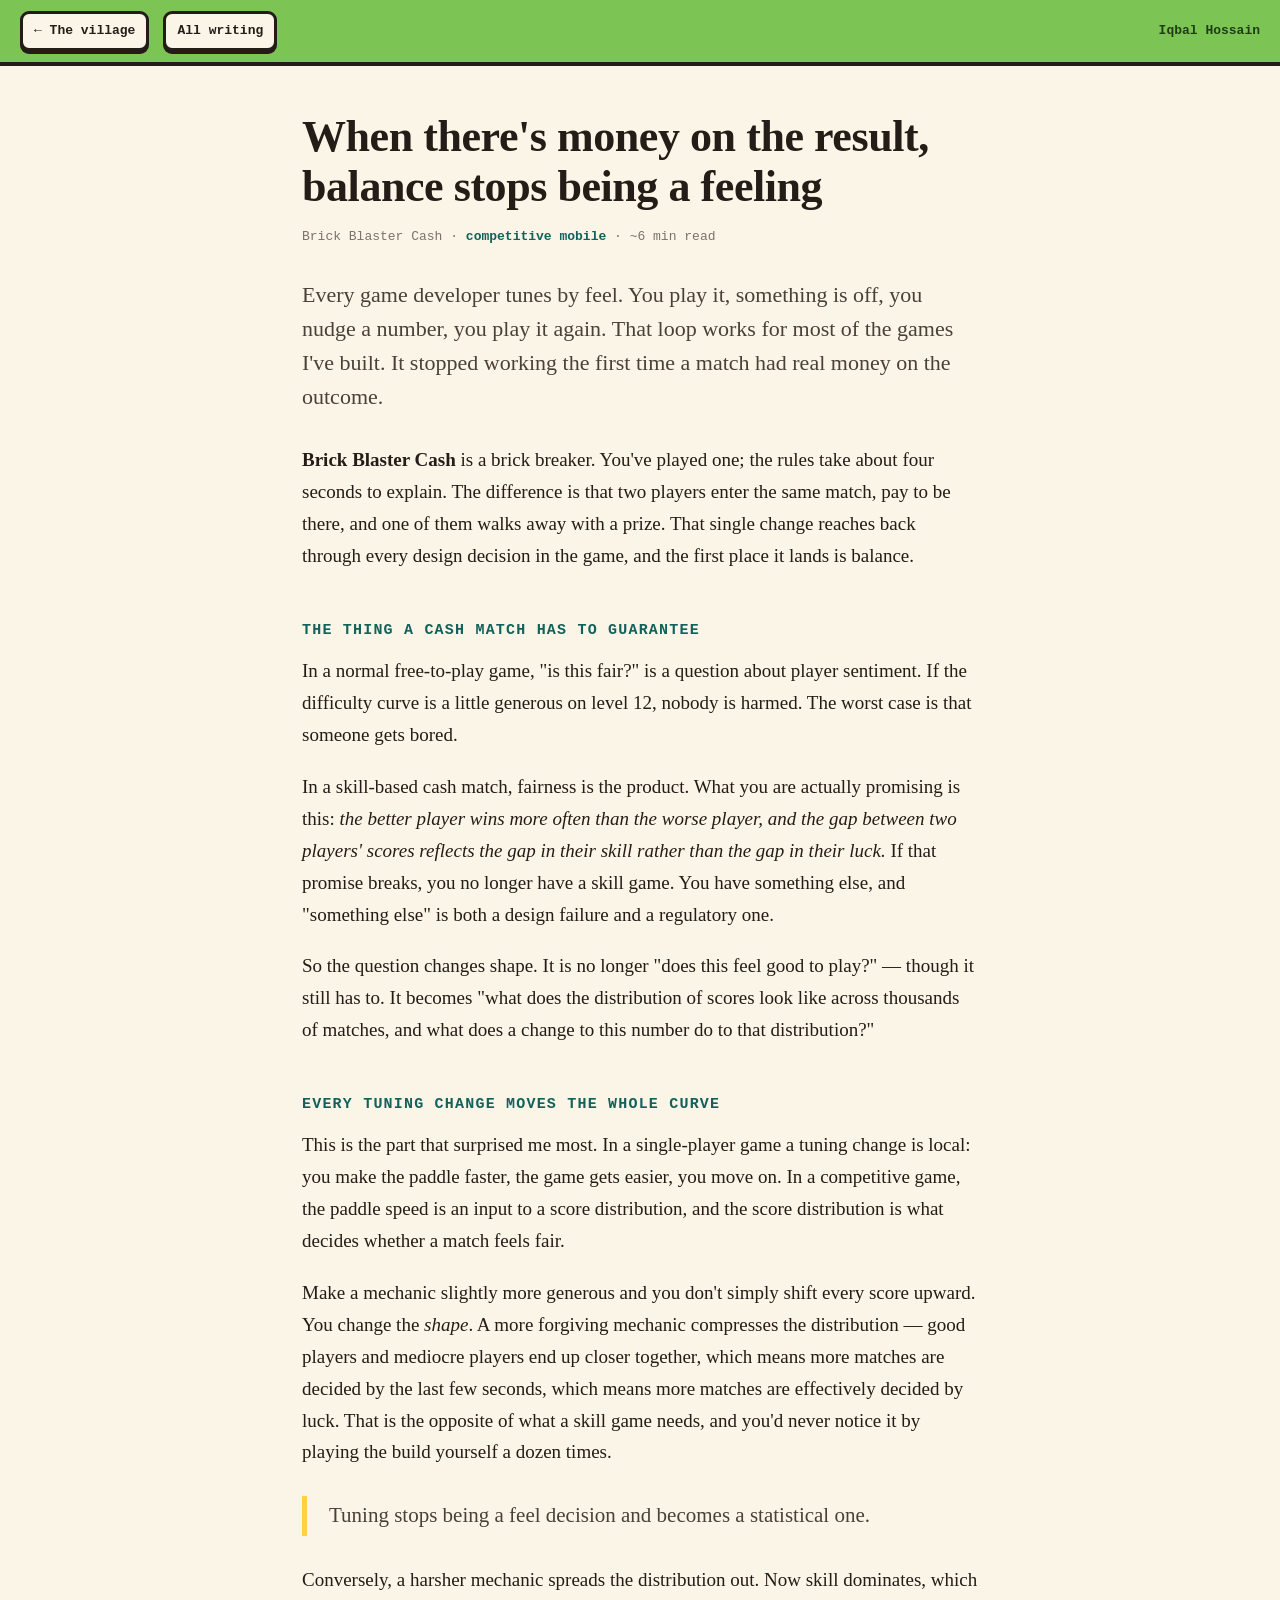
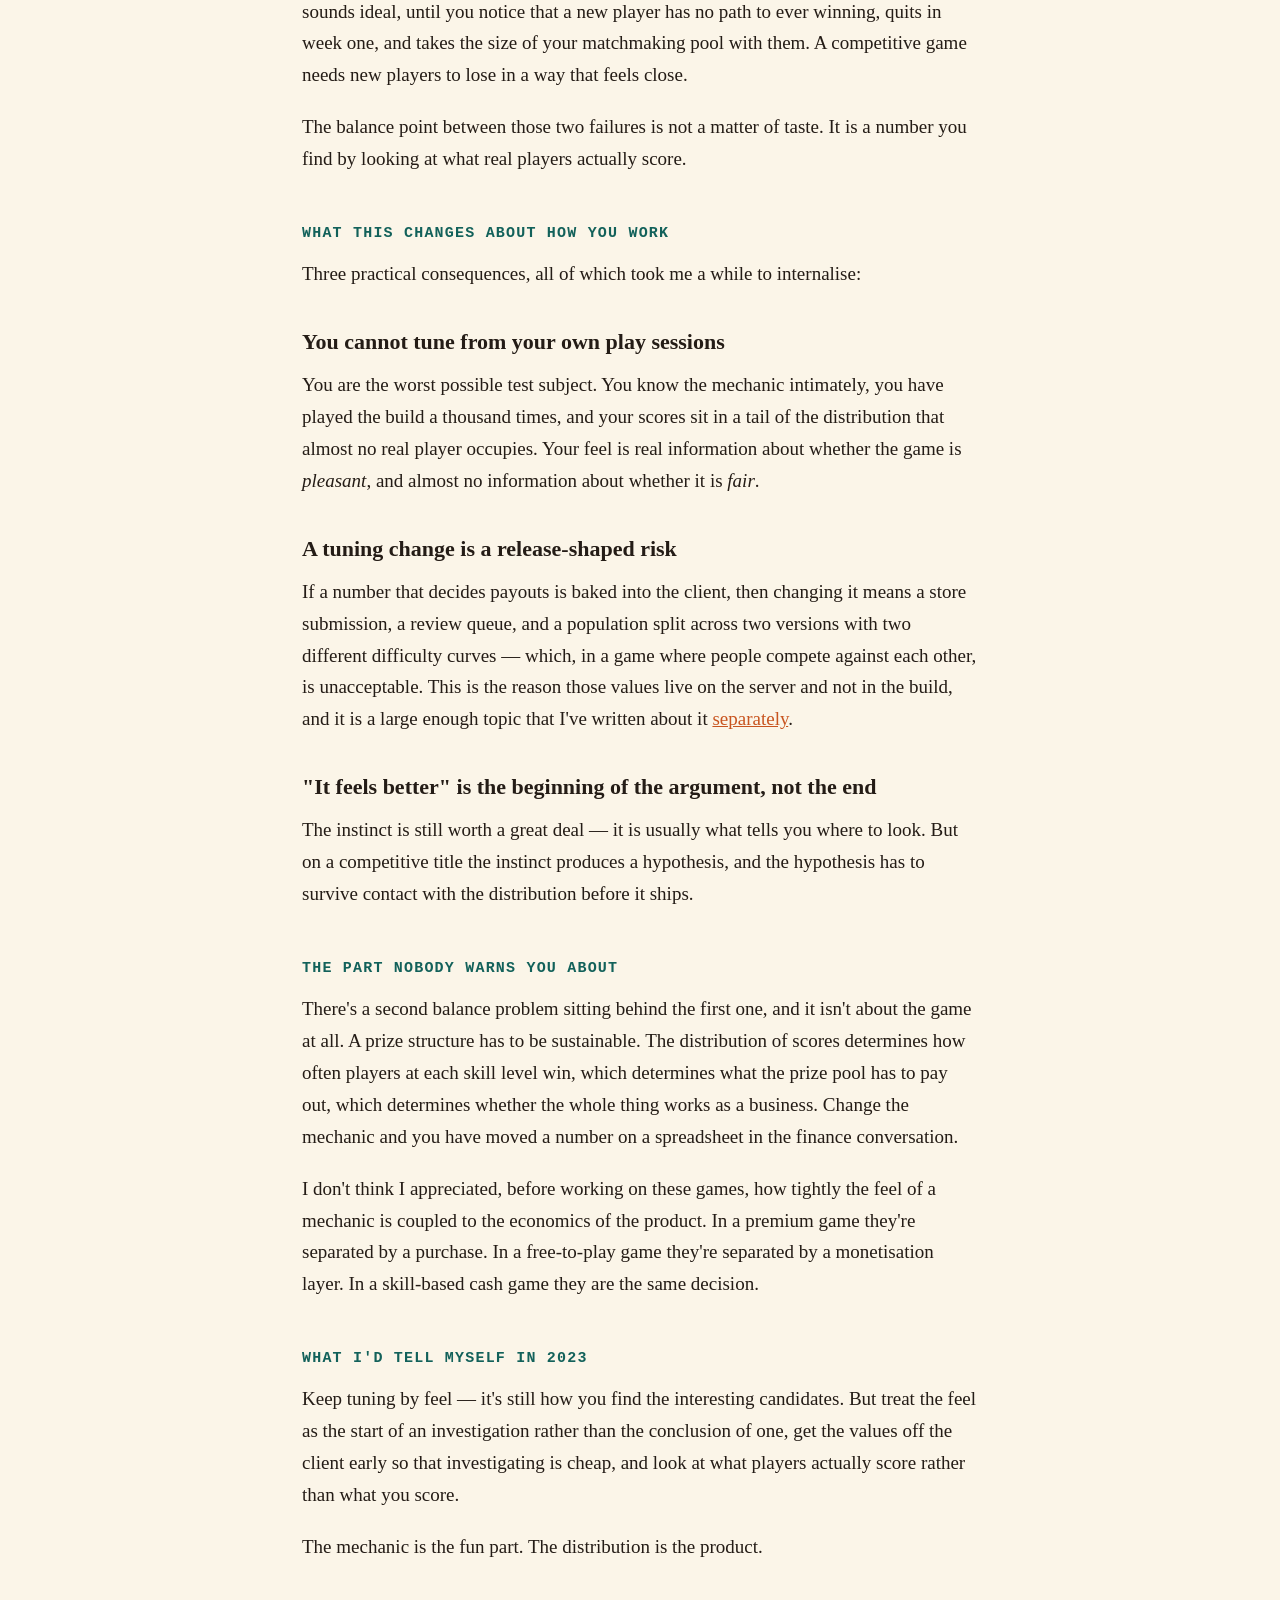
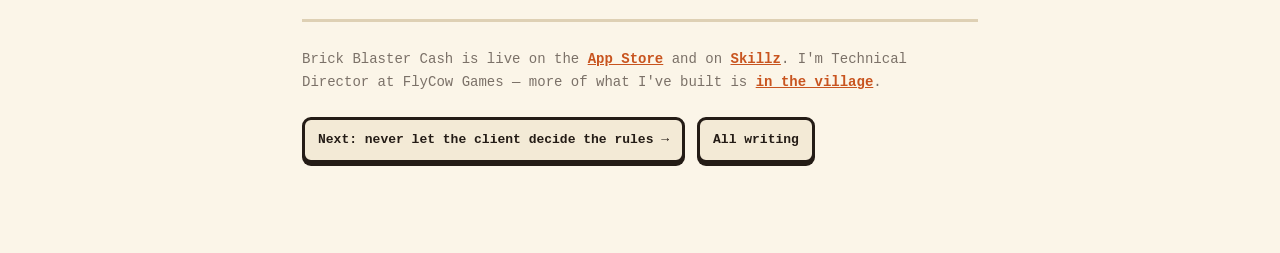
<file: blog/balance-when-money-is-on-the-line.html>
<!DOCTYPE html>
<html lang="en">
<head>
<meta charset="utf-8">
<meta name="viewport" content="width=device-width, initial-scale=1">
<title>When there's money on the result, balance stops being a feeling — Iqbal Hossain</title>
<meta name="description" content="Tuning a skill game is a feel decision right up until real money rides on the outcome. Then it becomes a statistical one.">
<meta property="og:type" content="article">
<meta property="og:title" content="When there's money on the result, balance stops being a feeling">
<meta property="og:description" content="Tuning a skill game is a feel decision right up until real money rides on the outcome. Then it becomes a statistical one.">
<link rel="stylesheet" href="blog.css">
</head>
<body>

<nav class="topbar">
  <a href="../">← The village</a>
  <a href="./">All writing</a>
  <span class="who">Iqbal Hossain</span>
</nav>

<div class="wrap">
<article>

<h1>When there's money on the result, balance stops being a feeling</h1>
<p class="meta">Brick Blaster Cash · <b>competitive mobile</b> · ~6 min read</p>

<p class="standfirst">
Every game developer tunes by feel. You play it, something is off, you nudge a number, you play it again.
That loop works for most of the games I've built. It stopped working the first time a match had real money
on the outcome.
</p>

<p>
<strong>Brick Blaster Cash</strong> is a brick breaker. You've played one; the rules take about four seconds
to explain. The difference is that two players enter the same match, pay to be there, and one of them walks
away with a prize. That single change reaches back through every design decision in the game, and the first
place it lands is balance.
</p>

<h2>The thing a cash match has to guarantee</h2>

<p>
In a normal free-to-play game, "is this fair?" is a question about player sentiment. If the difficulty curve
is a little generous on level 12, nobody is harmed. The worst case is that someone gets bored.
</p>

<p>
In a skill-based cash match, fairness is the product. What you are actually promising is this: <em>the better
player wins more often than the worse player, and the gap between two players' scores reflects the gap in
their skill rather than the gap in their luck.</em> If that promise breaks, you no longer have a skill game.
You have something else, and "something else" is both a design failure and a regulatory one.
</p>

<p>
So the question changes shape. It is no longer "does this feel good to play?" — though it still has to. It
becomes "what does the distribution of scores look like across thousands of matches, and what does a change
to this number do to that distribution?"
</p>

<h2>Every tuning change moves the whole curve</h2>

<p>
This is the part that surprised me most. In a single-player game a tuning change is local: you make the
paddle faster, the game gets easier, you move on. In a competitive game, the paddle speed is an input to a
score distribution, and the score distribution is what decides whether a match feels fair.
</p>

<p>
Make a mechanic slightly more generous and you don't simply shift every score upward. You change the
<em>shape</em>. A more forgiving mechanic compresses the distribution — good players and mediocre players end
up closer together, which means more matches are decided by the last few seconds, which means more matches
are effectively decided by luck. That is the opposite of what a skill game needs, and you'd never notice it
by playing the build yourself a dozen times.
</p>

<blockquote>
Tuning stops being a feel decision and becomes a statistical one.
</blockquote>

<p>
Conversely, a harsher mechanic spreads the distribution out. Now skill dominates, which sounds ideal, until
you notice that a new player has no path to ever winning, quits in week one, and takes the size of your
matchmaking pool with them. A competitive game needs new players to lose in a way that feels close.
</p>

<p>
The balance point between those two failures is not a matter of taste. It is a number you find by looking at
what real players actually score.
</p>

<h2>What this changes about how you work</h2>

<p>
Three practical consequences, all of which took me a while to internalise:
</p>

<h3>You cannot tune from your own play sessions</h3>
<p>
You are the worst possible test subject. You know the mechanic intimately, you have played the build a
thousand times, and your scores sit in a tail of the distribution that almost no real player occupies. Your
feel is real information about whether the game is <em>pleasant</em>, and almost no information about whether
it is <em>fair</em>.
</p>

<h3>A tuning change is a release-shaped risk</h3>
<p>
If a number that decides payouts is baked into the client, then changing it means a store submission, a
review queue, and a population split across two versions with two different difficulty curves — which, in a
game where people compete against each other, is unacceptable. This is the reason those values live on the
server and not in the build, and it is a large enough topic that I've written about it
<a href="server-authoritative-config.html">separately</a>.
</p>

<h3>"It feels better" is the beginning of the argument, not the end</h3>
<p>
The instinct is still worth a great deal — it is usually what tells you where to look. But on a competitive
title the instinct produces a hypothesis, and the hypothesis has to survive contact with the distribution
before it ships.
</p>

<h2>The part nobody warns you about</h2>

<p>
There's a second balance problem sitting behind the first one, and it isn't about the game at all. A prize
structure has to be sustainable. The distribution of scores determines how often players at each skill level
win, which determines what the prize pool has to pay out, which determines whether the whole thing works as a
business. Change the mechanic and you have moved a number on a spreadsheet in the finance conversation.
</p>

<p>
I don't think I appreciated, before working on these games, how tightly the feel of a mechanic is coupled to
the economics of the product. In a premium game they're separated by a purchase. In a free-to-play game
they're separated by a monetisation layer. In a skill-based cash game they are the same decision.
</p>

<h2>What I'd tell myself in 2023</h2>

<p>
Keep tuning by feel — it's still how you find the interesting candidates. But treat the feel as the start of
an investigation rather than the conclusion of one, get the values off the client early so that investigating
is cheap, and look at what players actually score rather than what you score.
</p>

<p>
The mechanic is the fun part. The distribution is the product.
</p>

</article>

<div class="endnote">
  <p>
    Brick Blaster Cash is live on the
    <a href="https://apps.apple.com/us/app/brick-blaster-cash-win-money/id6466097629" target="_blank" rel="noopener">App&nbsp;Store</a>
    and on <a href="https://games.skillz.com/mobile/games/22815" target="_blank" rel="noopener">Skillz</a>.
    I'm Technical Director at FlyCow Games — more of what I've built is
    <a href="../">in the village</a>.
  </p>
  <div class="nextprev">
    <a href="server-authoritative-config.html">Next: never let the client decide the rules →</a>
    <a href="./">All writing</a>
  </div>
</div>

</div>
</body>
</html>
</file>
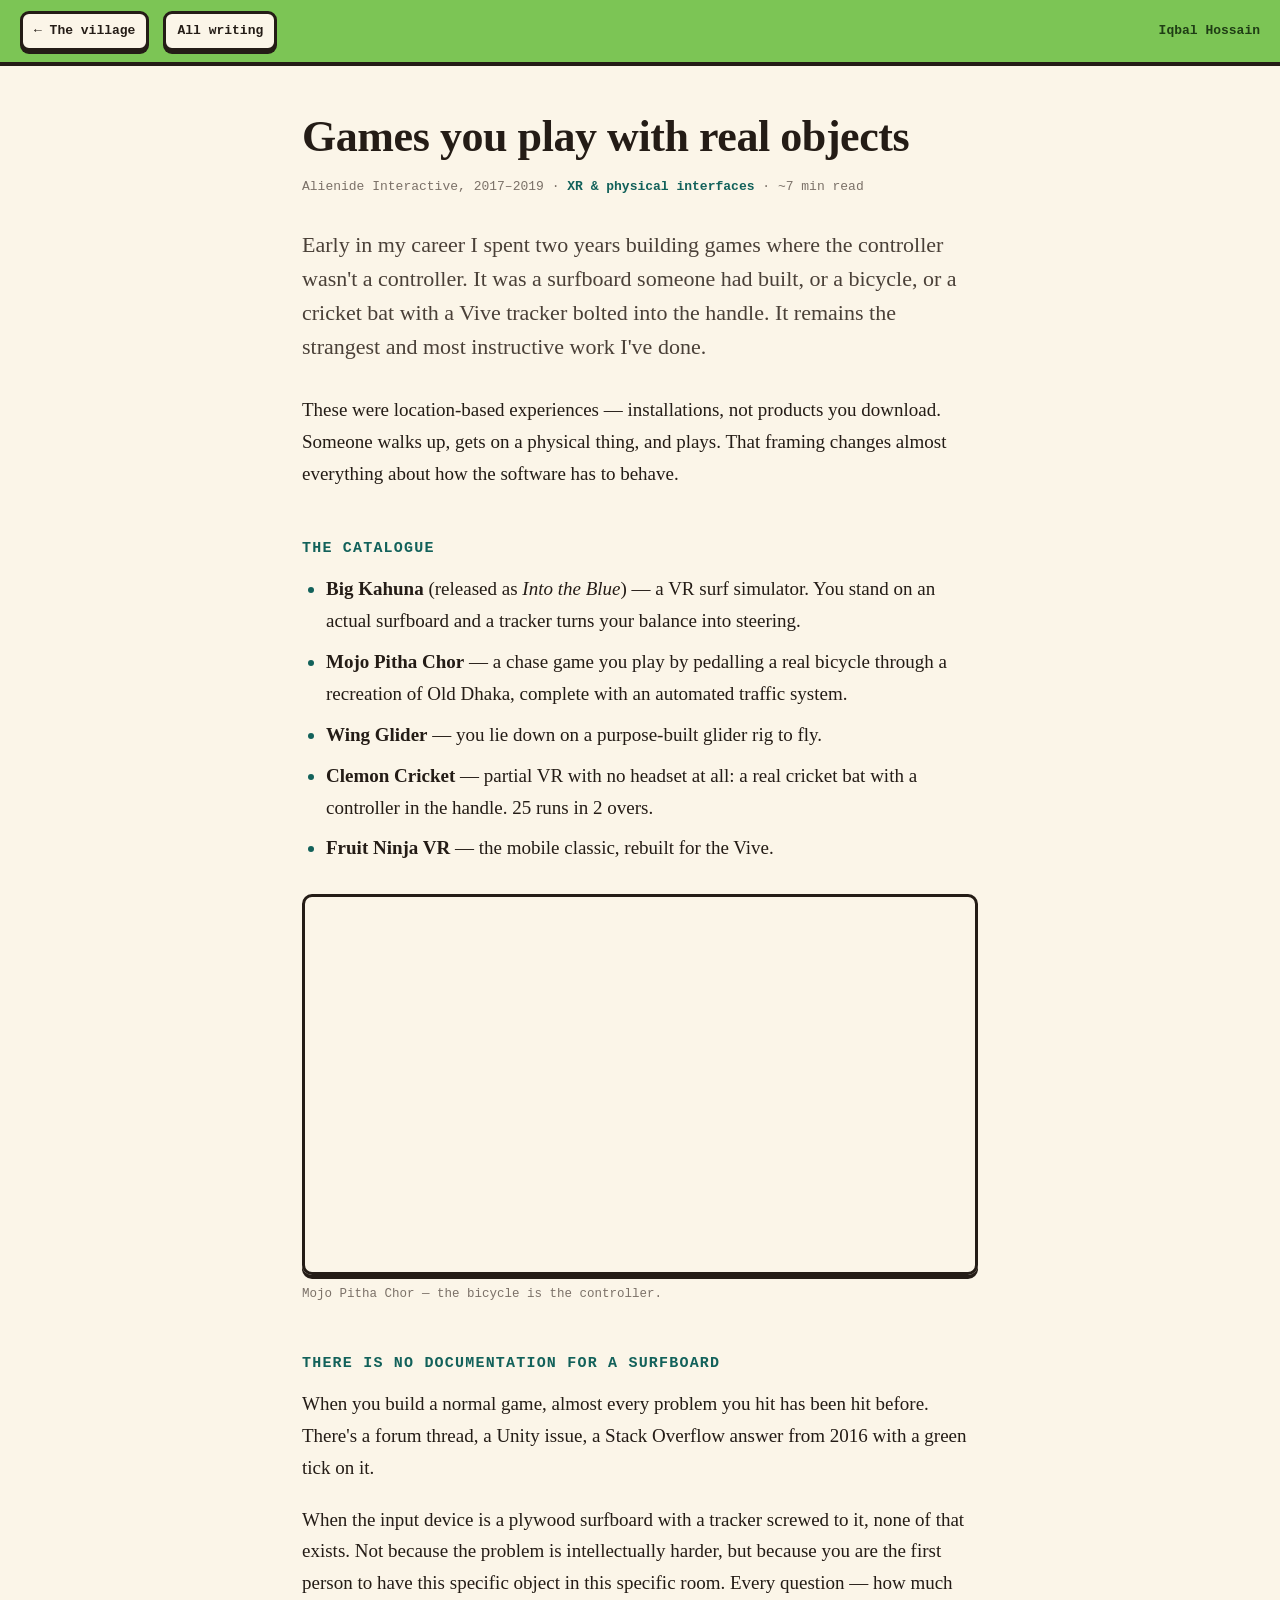
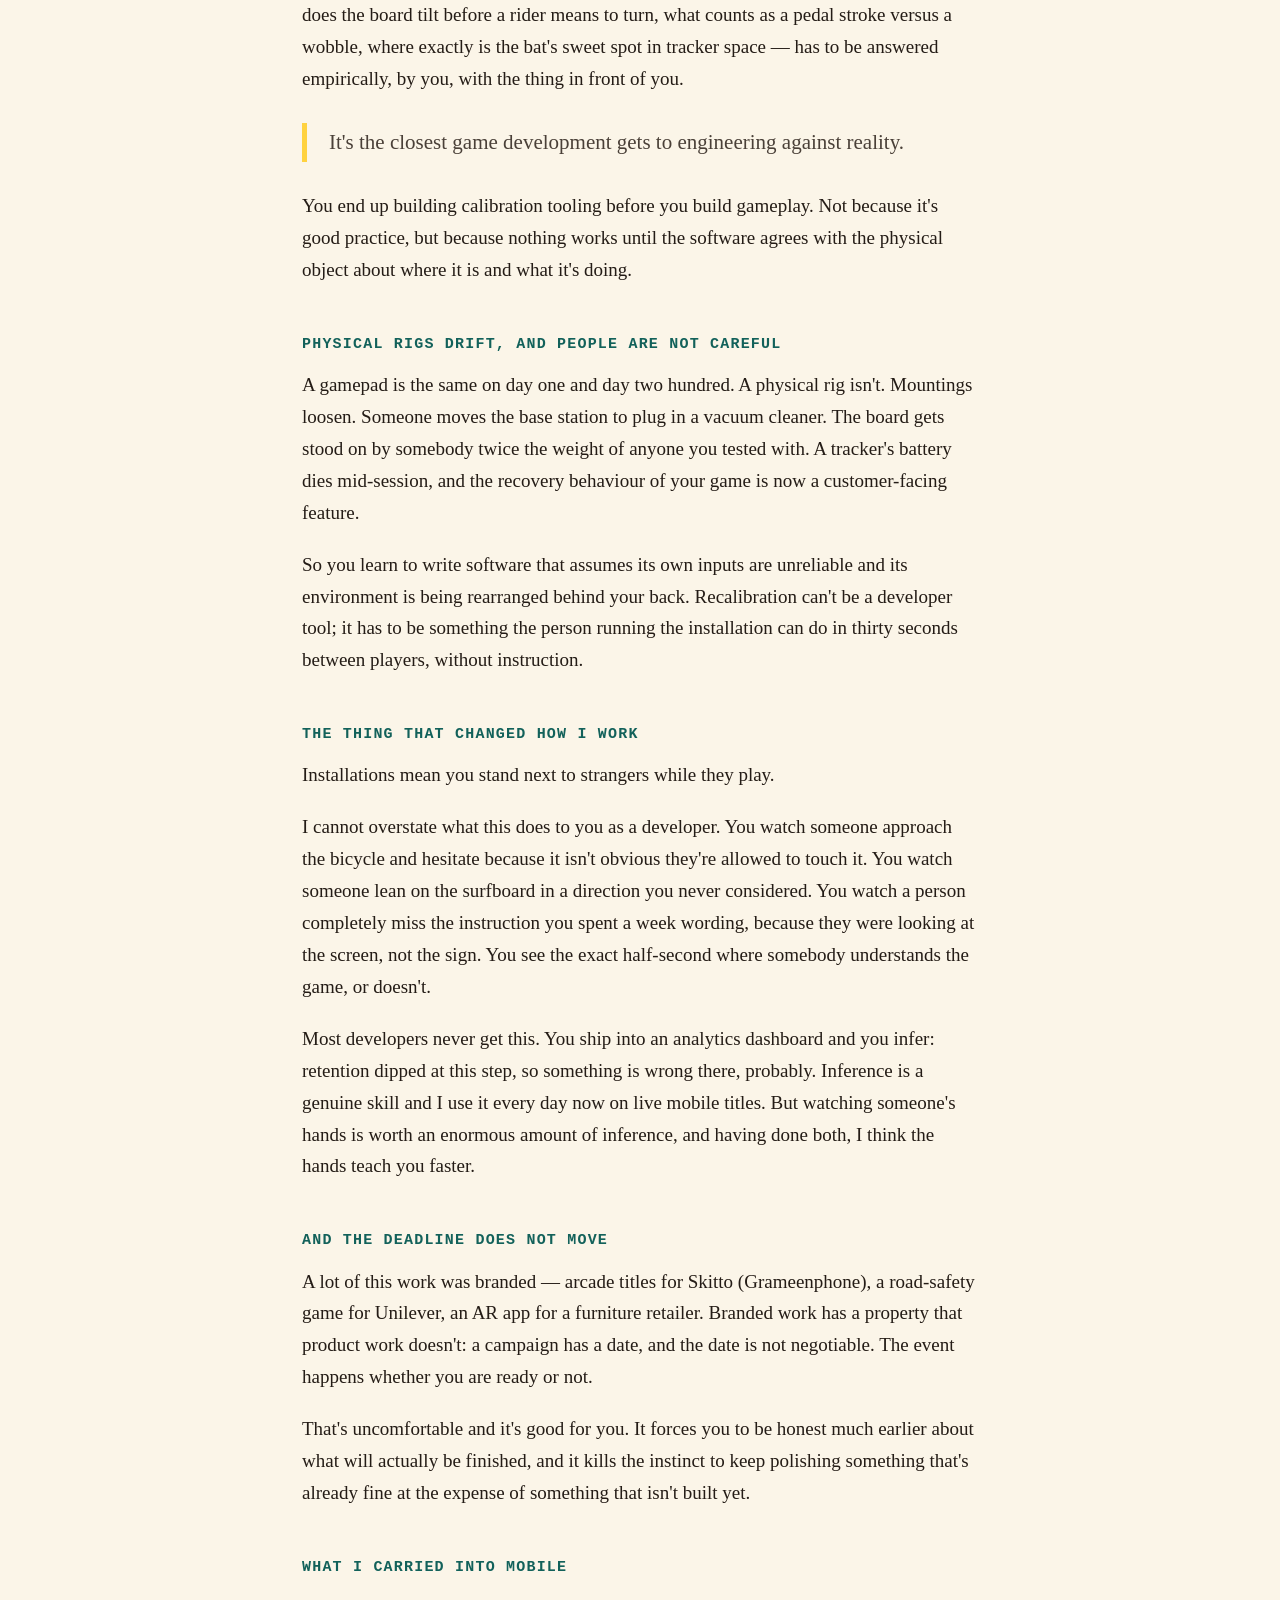
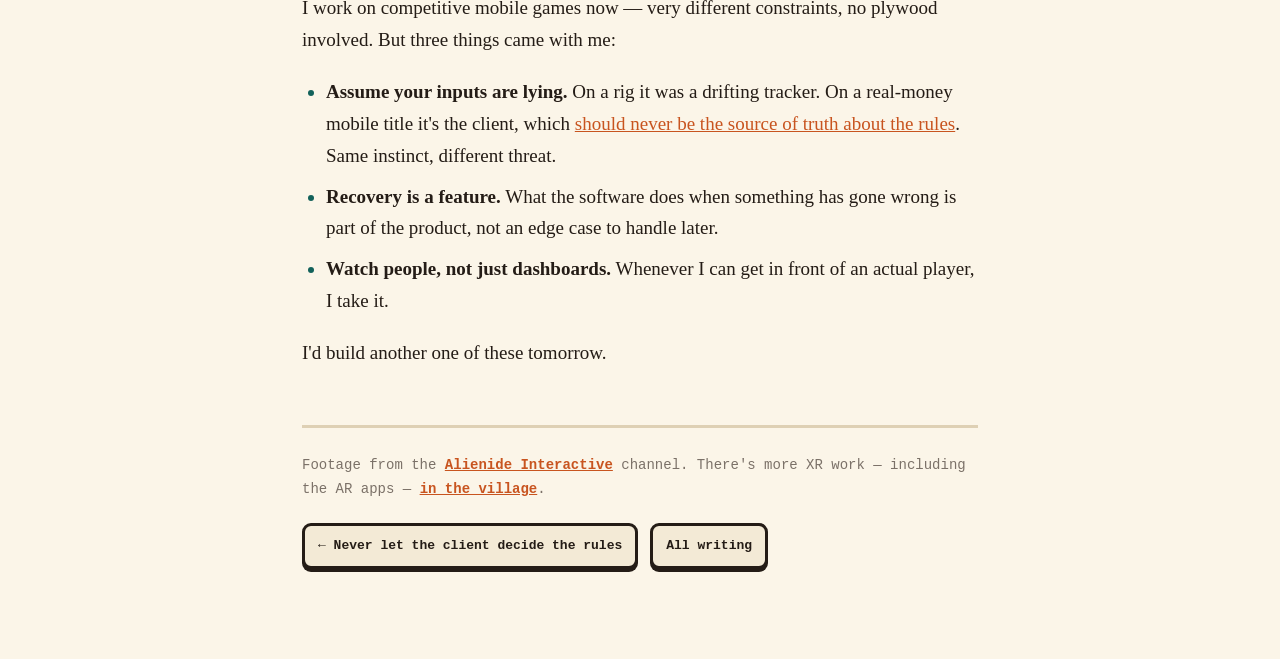
<file: blog/games-you-play-with-real-objects.html>
<!DOCTYPE html>
<html lang="en">
<head>
<meta charset="utf-8">
<meta name="viewport" content="width=device-width, initial-scale=1">
<title>Games you play with real objects — Iqbal Hossain</title>
<meta name="description" content="A surfboard, a bicycle and a cricket bat with a controller in the handle. What building games around custom physical hardware teaches you.">
<meta property="og:type" content="article">
<meta property="og:title" content="Games you play with real objects">
<meta property="og:description" content="A surfboard, a bicycle and a cricket bat with a controller in the handle. What building games around custom physical hardware teaches you.">
<link rel="stylesheet" href="blog.css">
</head>
<body>

<nav class="topbar">
  <a href="../">← The village</a>
  <a href="./">All writing</a>
  <span class="who">Iqbal Hossain</span>
</nav>

<div class="wrap">
<article>

<h1>Games you play with real objects</h1>
<p class="meta">Alienide Interactive, 2017–2019 · <b>XR &amp; physical interfaces</b> · ~7 min read</p>

<p class="standfirst">
Early in my career I spent two years building games where the controller wasn't a controller. It was a
surfboard someone had built, or a bicycle, or a cricket bat with a Vive tracker bolted into the handle. It
remains the strangest and most instructive work I've done.
</p>

<p>
These were location-based experiences — installations, not products you download. Someone walks up, gets on
a physical thing, and plays. That framing changes almost everything about how the software has to behave.
</p>

<h2>The catalogue</h2>

<ul>
  <li><strong>Big Kahuna</strong> (released as <em>Into the Blue</em>) — a VR surf simulator. You stand on an
  actual surfboard and a tracker turns your balance into steering.</li>
  <li><strong>Mojo Pitha Chor</strong> — a chase game you play by pedalling a real bicycle through a
  recreation of Old Dhaka, complete with an automated traffic system.</li>
  <li><strong>Wing Glider</strong> — you lie down on a purpose-built glider rig to fly.</li>
  <li><strong>Clemon Cricket</strong> — partial VR with no headset at all: a real cricket bat with a
  controller in the handle. 25 runs in 2 overs.</li>
  <li><strong>Fruit Ninja VR</strong> — the mobile classic, rebuilt for the Vive.</li>
</ul>

<figure>
  <iframe src="https://www.youtube-nocookie.com/embed/QJX4x1kBplg" title="Mojo Pitha Chor" allowfullscreen loading="lazy"></iframe>
  <figcaption>Mojo Pitha Chor — the bicycle is the controller.</figcaption>
</figure>

<h2>There is no documentation for a surfboard</h2>

<p>
When you build a normal game, almost every problem you hit has been hit before. There's a forum thread, a
Unity issue, a Stack Overflow answer from 2016 with a green tick on it.
</p>

<p>
When the input device is a plywood surfboard with a tracker screwed to it, none of that exists. Not because
the problem is intellectually harder, but because you are the first person to have this specific object in
this specific room. Every question — how much does the board tilt before a rider means to turn, what counts
as a pedal stroke versus a wobble, where exactly is the bat's sweet spot in tracker space — has to be
answered empirically, by you, with the thing in front of you.
</p>

<blockquote>
It's the closest game development gets to engineering against reality.
</blockquote>

<p>
You end up building calibration tooling before you build gameplay. Not because it's good practice, but
because nothing works until the software agrees with the physical object about where it is and what it's
doing.
</p>

<h2>Physical rigs drift, and people are not careful</h2>

<p>
A gamepad is the same on day one and day two hundred. A physical rig isn't. Mountings loosen. Someone moves
the base station to plug in a vacuum cleaner. The board gets stood on by somebody twice the weight of anyone
you tested with. A tracker's battery dies mid-session, and the recovery behaviour of your game is now a
customer-facing feature.
</p>

<p>
So you learn to write software that assumes its own inputs are unreliable and its environment is being
rearranged behind your back. Recalibration can't be a developer tool; it has to be something the person
running the installation can do in thirty seconds between players, without instruction.
</p>

<h2>The thing that changed how I work</h2>

<p>
Installations mean you stand next to strangers while they play.
</p>

<p>
I cannot overstate what this does to you as a developer. You watch someone approach the bicycle and hesitate
because it isn't obvious they're allowed to touch it. You watch someone lean on the surfboard in a direction
you never considered. You watch a person completely miss the instruction you spent a week wording, because
they were looking at the screen, not the sign. You see the exact half-second where somebody understands the
game, or doesn't.
</p>

<p>
Most developers never get this. You ship into an analytics dashboard and you infer: retention dipped at this
step, so something is wrong there, probably. Inference is a genuine skill and I use it every day now on live
mobile titles. But watching someone's hands is worth an enormous amount of inference, and having done both,
I think the hands teach you faster.
</p>

<h2>And the deadline does not move</h2>

<p>
A lot of this work was branded — arcade titles for Skitto (Grameenphone), a road-safety game for Unilever,
an AR app for a furniture retailer. Branded work has a property that product work doesn't: a campaign has a
date, and the date is not negotiable. The event happens whether you are ready or not.
</p>

<p>
That's uncomfortable and it's good for you. It forces you to be honest much earlier about what will actually
be finished, and it kills the instinct to keep polishing something that's already fine at the expense of
something that isn't built yet.
</p>

<h2>What I carried into mobile</h2>

<p>
I work on competitive mobile games now — very different constraints, no plywood involved. But three things
came with me:
</p>

<ul>
  <li><strong>Assume your inputs are lying.</strong> On a rig it was a drifting tracker. On a real-money
  mobile title it's the client, which
  <a href="server-authoritative-config.html">should never be the source of truth about the rules</a>. Same
  instinct, different threat.</li>
  <li><strong>Recovery is a feature.</strong> What the software does when something has gone wrong is part
  of the product, not an edge case to handle later.</li>
  <li><strong>Watch people, not just dashboards.</strong> Whenever I can get in front of an actual player, I
  take it.</li>
</ul>

<p>
I'd build another one of these tomorrow.
</p>

</article>

<div class="endnote">
  <p>
    Footage from the
    <a href="https://www.youtube.com/@AlienideInteractive" target="_blank" rel="noopener">Alienide Interactive</a>
    channel. There's more XR work — including the AR apps — <a href="../">in the village</a>.
  </p>
  <div class="nextprev">
    <a href="server-authoritative-config.html">← Never let the client decide the rules</a>
    <a href="./">All writing</a>
  </div>
</div>

</div>
</body>
</html>
</file>
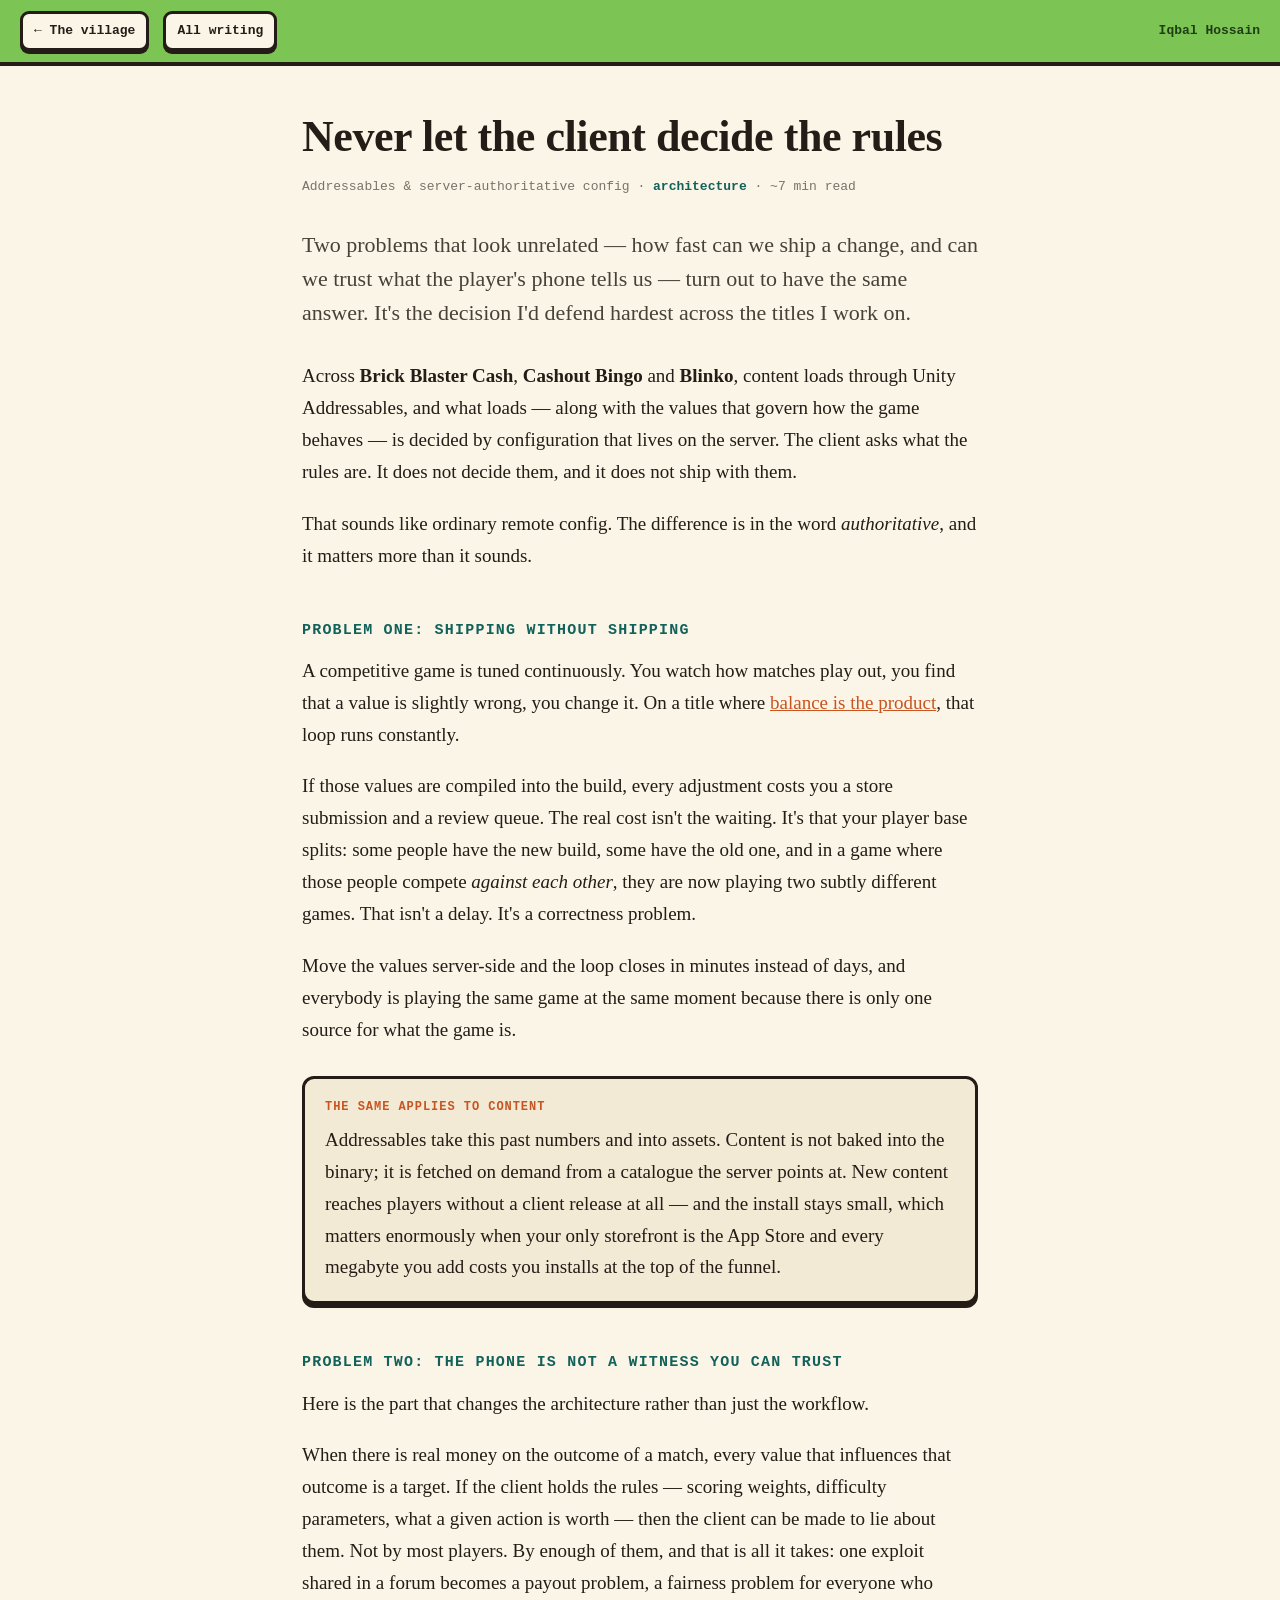
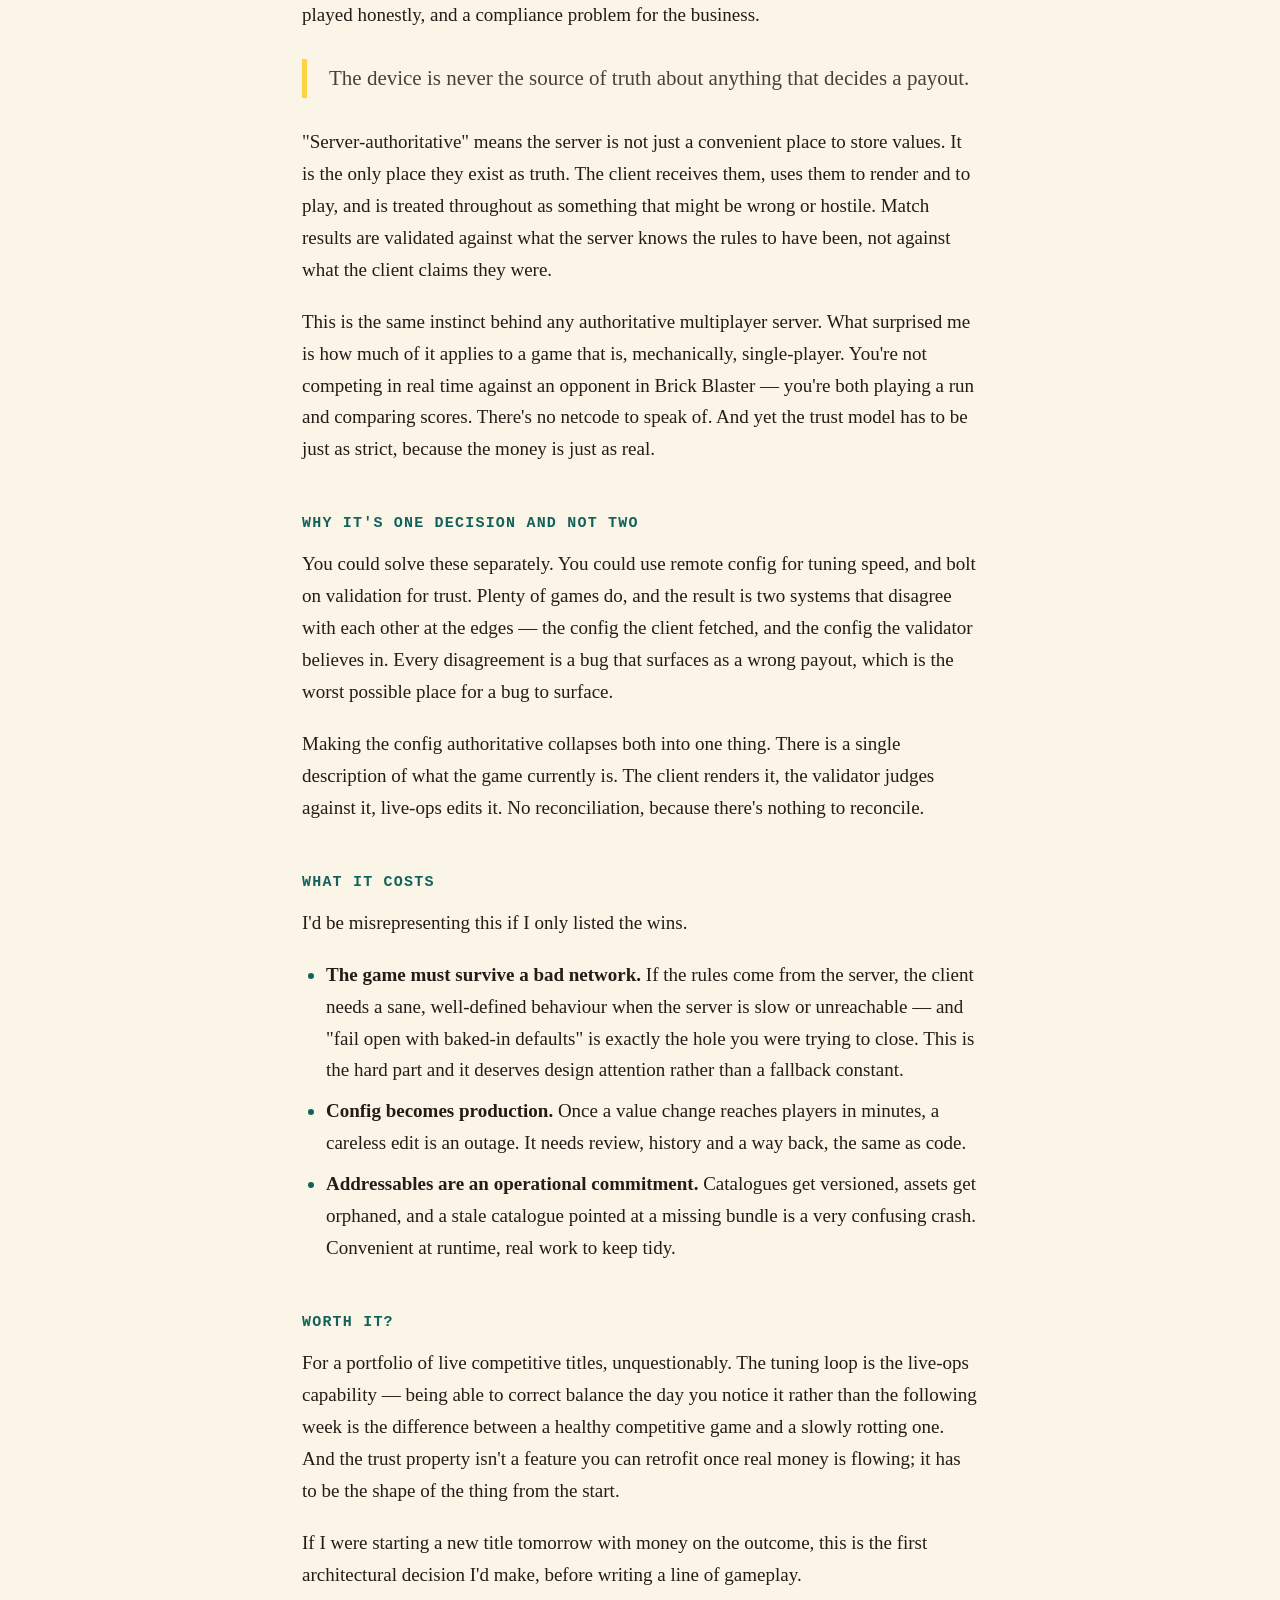
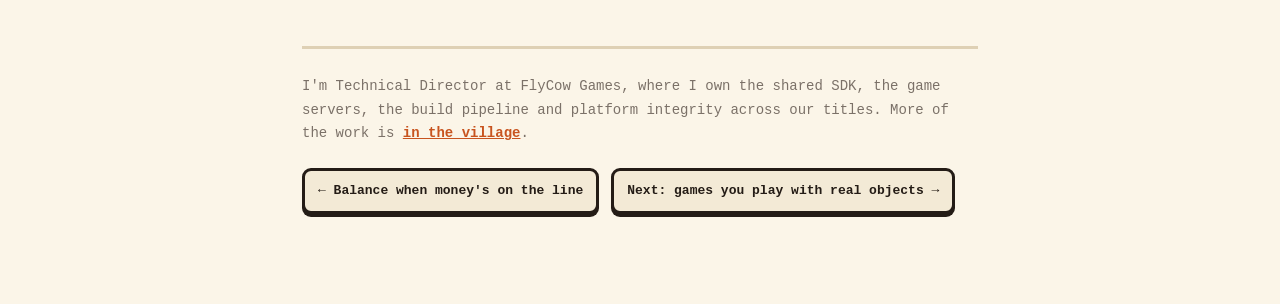
<file: blog/server-authoritative-config.html>
<!DOCTYPE html>
<html lang="en">
<head>
<meta charset="utf-8">
<meta name="viewport" content="width=device-width, initial-scale=1">
<title>Never let the client decide the rules — Iqbal Hossain</title>
<meta name="description" content="Unity Addressables against server-authoritative config: one architectural decision that solves shipping speed and trust at the same time.">
<meta property="og:type" content="article">
<meta property="og:title" content="Never let the client decide the rules">
<meta property="og:description" content="Unity Addressables against server-authoritative config: one architectural decision that solves shipping speed and trust at the same time.">
<link rel="stylesheet" href="blog.css">
</head>
<body>

<nav class="topbar">
  <a href="../">← The village</a>
  <a href="./">All writing</a>
  <span class="who">Iqbal Hossain</span>
</nav>

<div class="wrap">
<article>

<h1>Never let the client decide the rules</h1>
<p class="meta">Addressables &amp; server-authoritative config · <b>architecture</b> · ~7 min read</p>

<p class="standfirst">
Two problems that look unrelated — how fast can we ship a change, and can we trust what the player's phone
tells us — turn out to have the same answer. It's the decision I'd defend hardest across the titles I work on.
</p>

<p>
Across <strong>Brick Blaster Cash</strong>, <strong>Cashout Bingo</strong> and <strong>Blinko</strong>, content
loads through Unity Addressables, and what loads — along with the values that govern how the game behaves — is
decided by configuration that lives on the server. The client asks what the rules are. It does not decide them,
and it does not ship with them.
</p>

<p>
That sounds like ordinary remote config. The difference is in the word <em>authoritative</em>, and it matters
more than it sounds.
</p>

<h2>Problem one: shipping without shipping</h2>

<p>
A competitive game is tuned continuously. You watch how matches play out, you find that a value is slightly
wrong, you change it. On a title where <a href="balance-when-money-is-on-the-line.html">balance is the
product</a>, that loop runs constantly.
</p>

<p>
If those values are compiled into the build, every adjustment costs you a store submission and a review
queue. The real cost isn't the waiting. It's that your player base splits: some people have the new build,
some have the old one, and in a game where those people compete <em>against each other</em>, they are now
playing two subtly different games. That isn't a delay. It's a correctness problem.
</p>

<p>
Move the values server-side and the loop closes in minutes instead of days, and everybody is playing the same
game at the same moment because there is only one source for what the game is.
</p>

<div class="callout">
  <span class="tag">The same applies to content</span>
  <p>
    Addressables take this past numbers and into assets. Content is not baked into the binary; it is fetched
    on demand from a catalogue the server points at. New content reaches players without a client release at
    all — and the install stays small, which matters enormously when your only storefront is the App Store
    and every megabyte you add costs you installs at the top of the funnel.
  </p>
</div>

<h2>Problem two: the phone is not a witness you can trust</h2>

<p>
Here is the part that changes the architecture rather than just the workflow.
</p>

<p>
When there is real money on the outcome of a match, every value that influences that outcome is a target. If
the client holds the rules — scoring weights, difficulty parameters, what a given action is worth — then the
client can be made to lie about them. Not by most players. By enough of them, and that is all it takes: one
exploit shared in a forum becomes a payout problem, a fairness problem for everyone who played honestly, and
a compliance problem for the business.
</p>

<blockquote>
The device is never the source of truth about anything that decides a payout.
</blockquote>

<p>
"Server-authoritative" means the server is not just a convenient place to store values. It is the only place
they exist as truth. The client receives them, uses them to render and to play, and is treated throughout as
something that might be wrong or hostile. Match results are validated against what the server knows the rules
to have been, not against what the client claims they were.
</p>

<p>
This is the same instinct behind any authoritative multiplayer server. What surprised me is how much of it
applies to a game that is, mechanically, single-player. You're not competing in real time against an
opponent in Brick Blaster — you're both playing a run and comparing scores. There's no netcode to speak of.
And yet the trust model has to be just as strict, because the money is just as real.
</p>

<h2>Why it's one decision and not two</h2>

<p>
You could solve these separately. You could use remote config for tuning speed, and bolt on validation for
trust. Plenty of games do, and the result is two systems that disagree with each other at the edges — the
config the client fetched, and the config the validator believes in. Every disagreement is a bug that surfaces
as a wrong payout, which is the worst possible place for a bug to surface.
</p>

<p>
Making the config authoritative collapses both into one thing. There is a single description of what the game
currently is. The client renders it, the validator judges against it, live-ops edits it. No reconciliation,
because there's nothing to reconcile.
</p>

<h2>What it costs</h2>

<p>
I'd be misrepresenting this if I only listed the wins.
</p>

<ul>
  <li>
    <strong>The game must survive a bad network.</strong> If the rules come from the server, the client needs
    a sane, well-defined behaviour when the server is slow or unreachable — and "fail open with baked-in
    defaults" is exactly the hole you were trying to close. This is the hard part and it deserves design
    attention rather than a fallback constant.
  </li>
  <li>
    <strong>Config becomes production.</strong> Once a value change reaches players in minutes, a careless
    edit is an outage. It needs review, history and a way back, the same as code.
  </li>
  <li>
    <strong>Addressables are an operational commitment.</strong> Catalogues get versioned, assets get
    orphaned, and a stale catalogue pointed at a missing bundle is a very confusing crash. Convenient at
    runtime, real work to keep tidy.
  </li>
</ul>

<h2>Worth it?</h2>

<p>
For a portfolio of live competitive titles, unquestionably. The tuning loop is the live-ops capability — being
able to correct balance the day you notice it rather than the following week is the difference between a
healthy competitive game and a slowly rotting one. And the trust property isn't a feature you can retrofit
once real money is flowing; it has to be the shape of the thing from the start.
</p>

<p>
If I were starting a new title tomorrow with money on the outcome, this is the first architectural decision
I'd make, before writing a line of gameplay.
</p>

</article>

<div class="endnote">
  <p>
    I'm Technical Director at FlyCow Games, where I own the shared SDK, the game servers, the build pipeline
    and platform integrity across our titles. More of the work is <a href="../">in the village</a>.
  </p>
  <div class="nextprev">
    <a href="balance-when-money-is-on-the-line.html">← Balance when money's on the line</a>
    <a href="games-you-play-with-real-objects.html">Next: games you play with real objects →</a>
  </div>
</div>

</div>
</body>
</html>
</file>
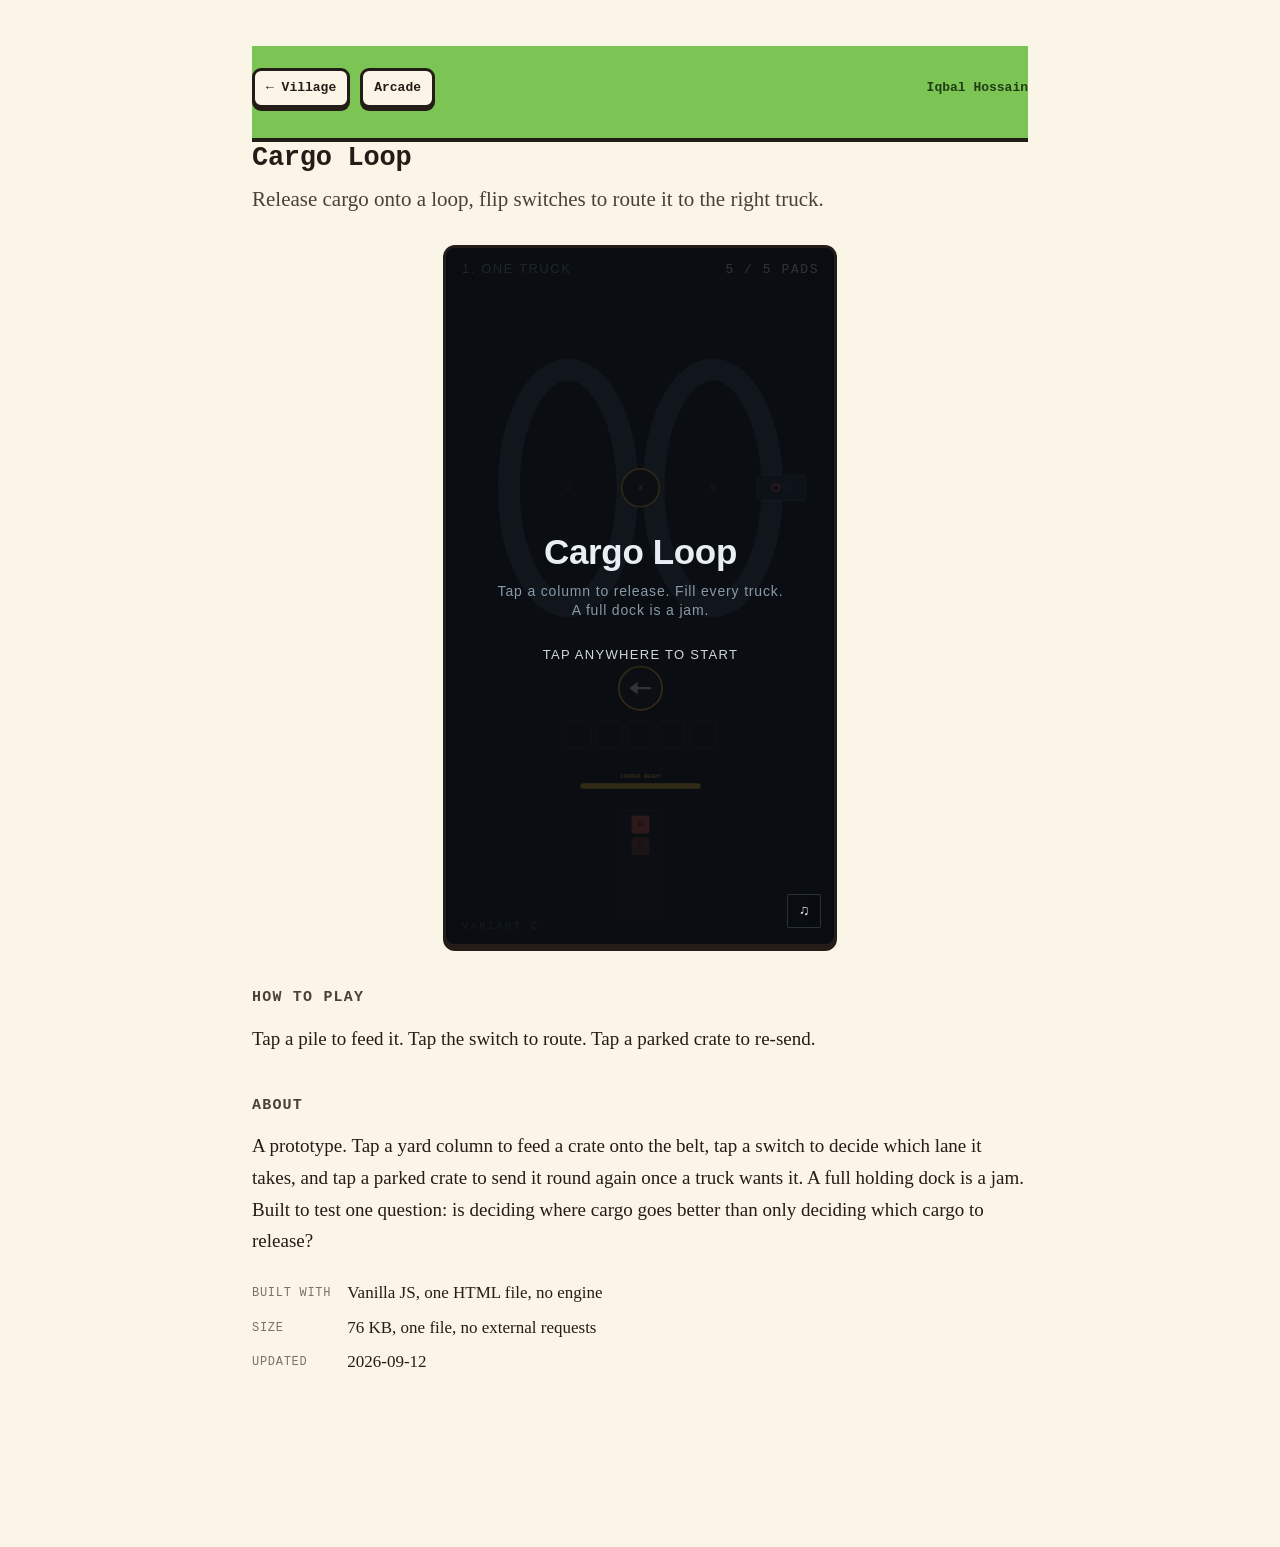
<file: play/cargo.html>
<!doctype html>
<html lang="en">
<head>
<meta charset="utf-8">
<meta name="viewport" content="width=device-width, initial-scale=1">
<title>Cargo Loop — play in the browser</title>
<meta name="description" content="Release cargo onto a loop, flip switches to route it to the right truck.">
<link rel="stylesheet" href="../blog/blog.css">
<style>
  *{box-sizing:border-box}
  body{margin:0;background:var(--paper);color:var(--ink);font-family:var(--body);
       font-size:19px;line-height:1.68;padding:0 20px 80px}
  .wrap{max-width:820px;margin:0 auto}
  .topbar{display:flex;gap:10px;align-items:center;padding:22px 0 30px}
  .topbar a{font-family:var(--mono);font-size:13px;font-weight:700;color:var(--ink);
    text-decoration:none;background:var(--paper);border:3px solid var(--ink);
    border-radius:9px;padding:6px 11px;box-shadow:0 3px 0 var(--ink)}
  .topbar a:hover{transform:translateY(1px);box-shadow:0 2px 0 var(--ink)}
  .topbar .who{font-family:var(--mono);font-size:13px;color:#1f3d15;font-weight:700;margin-left:auto}
  h1{font-family:var(--mono);font-size:27px;line-height:1.2;letter-spacing:-.01em;margin:0 0 8px}
  h2{font-family:var(--mono);font-size:15px;letter-spacing:.08em;text-transform:uppercase;
     margin:38px 0 12px;color:var(--ink-2)}
  .lede{color:var(--ink-2);margin:0 0 28px}
  .meta{font-family:var(--mono);font-size:13px;color:var(--ink-dim);margin:0 0 26px}
  /* The card is not itself a link: the store links inside it are real links,
     and an anchor inside an anchor is not. */
  .card{background:var(--paper-2);border:3px solid var(--ink);border-radius:12px;
    box-shadow:0 4px 0 var(--ink);padding:18px 20px;margin:0 0 22px}
  .card-main{display:block;text-decoration:none;color:inherit}
  .card-main:hover h3{color:var(--accent)}
  .card h3{font-family:var(--mono);font-size:17px;margin:0 0 6px}
  .card p{margin:0;color:var(--ink-2);font-size:17px}
  .stores{display:flex;flex-wrap:wrap;gap:8px;margin:14px 0 0}
  .stores a{font-family:var(--mono);font-size:12px;font-weight:700;color:var(--ink);
    text-decoration:none;background:var(--paper);border:2px solid var(--ink);
    border-radius:7px;padding:4px 9px;box-shadow:0 2px 0 var(--ink)}
  .stores a:hover{background:var(--gold)}
  .tag{font-family:var(--mono);font-size:12px;font-weight:700;letter-spacing:.08em;
    text-transform:uppercase;color:var(--accent);display:block;margin-bottom:8px}
  /* The play area is measured from the viewport, never in fixed pixels, so one
     page serves a 360 px phone and a 4K monitor. --ar is the game's own aspect;
     the max-width is what the height budget allows at that aspect, which is how
     the box stays whole instead of being clipped on a short screen.
     --vh is a dynamic viewport unit where there is one: on mobile Safari 1vh is
     measured against the *retracted* chrome, so 78vh can be taller than the
     page you can actually see. */
  :root{--vh:1vh;--budget:78}
  @supports (height:1dvh){:root{--vh:1dvh}}
  @media (orientation:landscape) and (pointer:coarse){:root{--budget:94}}
  .stage{position:relative;width:100%;margin:0 auto;overflow:hidden;
    aspect-ratio:var(--ar);max-width:calc(var(--vh) * var(--budget) * var(--ar));
    border:3px solid var(--ink);border-radius:12px;
    box-shadow:0 4px 0 var(--ink);background:#11161c}
  .stage.portrait{--ar:0.5625}
  .stage.landscape{--ar:1.7778}
  .stage iframe{position:absolute;inset:0;width:100%;height:100%;border:0;display:block}
  /* The frame has to match the game's own orientation. A landscape game in a
     portrait frame sees a portrait viewport and correctly asks you to rotate,
     which on a desktop is impossible and looks broken. */
  .rotate{display:none;position:absolute;inset:0;z-index:2;place-items:center;
    background:#11161c;color:#f3f0e7;text-align:center;padding:24px;font-family:var(--mono)}
  .rotate b{display:block;font-size:18px;margin:0 0 6px}
  .rotate span{font-size:14px;color:#9aa6a0}
  .rotate .phone{width:34px;height:56px;border:3px solid currentColor;border-radius:8px;
    margin:0 auto 16px;animation:tip 2.4s ease-in-out infinite}
  @keyframes tip{0%,24%{transform:rotate(0)}54%,82%{transform:rotate(-90deg)}100%{transform:rotate(0)}}
  @media (prefers-reduced-motion:reduce){.rotate .phone{animation:none;transform:rotate(-90deg)}}
  /* A landscape game on a phone held upright. Shrinking it to a 16:9 strip is
     worse than asking, so the frame turns portrait with the device: the game
     inside then sees a portrait viewport, pauses itself and stops its sound,
     and this panel covers it. Rotating clears both at once. Desktop windows are
     narrow sometimes too, hence pointer:coarse rather than a width. */
  @media (orientation:portrait) and (pointer:coarse){
    .stage.landscape{--ar:0.75;max-width:none}
    .stage.landscape .rotate{display:grid}
  }
  @media (max-width:640px){body{padding:0 12px 60px}}
  .row{display:flex;flex-wrap:wrap;gap:10px;margin:22px 0 0}
  .row a{font-family:var(--mono);font-size:13px;font-weight:700;color:var(--ink);
    text-decoration:none;background:var(--paper);border:3px solid var(--ink);
    border-radius:9px;padding:6px 11px;box-shadow:0 3px 0 var(--ink)}
  .note{background:var(--paper-2);border:3px solid var(--ink);border-radius:12px;
    box-shadow:0 4px 0 var(--ink);padding:18px 20px;margin:26px 0}
  .note p{margin:0}
  dl{display:grid;grid-template-columns:auto 1fr;gap:6px 16px;font-size:17px;margin:22px 0 0}
  dt{font-family:var(--mono);font-size:12px;letter-spacing:.06em;text-transform:uppercase;
     color:var(--ink-dim);padding-top:4px}
  dd{margin:0}
</style>
</head>
<body>
<div class="wrap">
  <div class="topbar">
    <a href="../">← Village</a>
    <a href="./">Arcade</a>
    <span class="who">Iqbal Hossain</span>
  </div>
  <h1>Cargo Loop</h1>
  <p class="lede">Release cargo onto a loop, flip switches to route it to the right truck.</p>

  <div class="stage portrait" id="stage">
    <iframe id="game" src="cargo/" title="Cargo Loop"
            allow="autoplay; fullscreen" loading="lazy"></iframe>
  </div>
  <div class="note" id="nomobile" hidden>
    <p><b>This one needs a desktop browser.</b> It will not run properly on a phone,
    so rather than show you a broken canvas, here are the places it does work.</p>
  </div>

  <h2>How to play</h2>
  <p>Tap a pile to feed it. Tap the switch to route. Tap a parked crate to re-send.</p>

  <h2>About</h2>
  <p>A prototype. Tap a yard column to feed a crate onto the belt, tap a switch to decide which lane it takes, and tap a parked crate to send it round again once a truck wants it. A full holding dock is a jam. Built to test one question: is deciding where cargo goes better than only deciding which cargo to release?</p>

  <dl>
    <dt>Built with</dt><dd>Vanilla JS, one HTML file, no engine</dd>
    <dt>Size</dt><dd>76 KB, one file, no external requests</dd>
    <dt>Updated</dt><dd>2026-09-12</dd>
  </dl>


  <script>
  // Honest mobile handling: if this build is not for phones, swap the canvas
  // for the places it does run rather than showing something broken.
  (function () {
    var mobileOK = true;
    var isMobile = /Android|iPhone|iPad|iPod/i.test(navigator.userAgent)
      || (navigator.maxTouchPoints > 1 && /Mac/.test(navigator.platform));
    if (!mobileOK && isMobile) {
      document.getElementById('stage').remove();
      document.getElementById('nomobile').hidden = false;
    }
  })();
  </script>
</div>
</body>
</html>
</file>
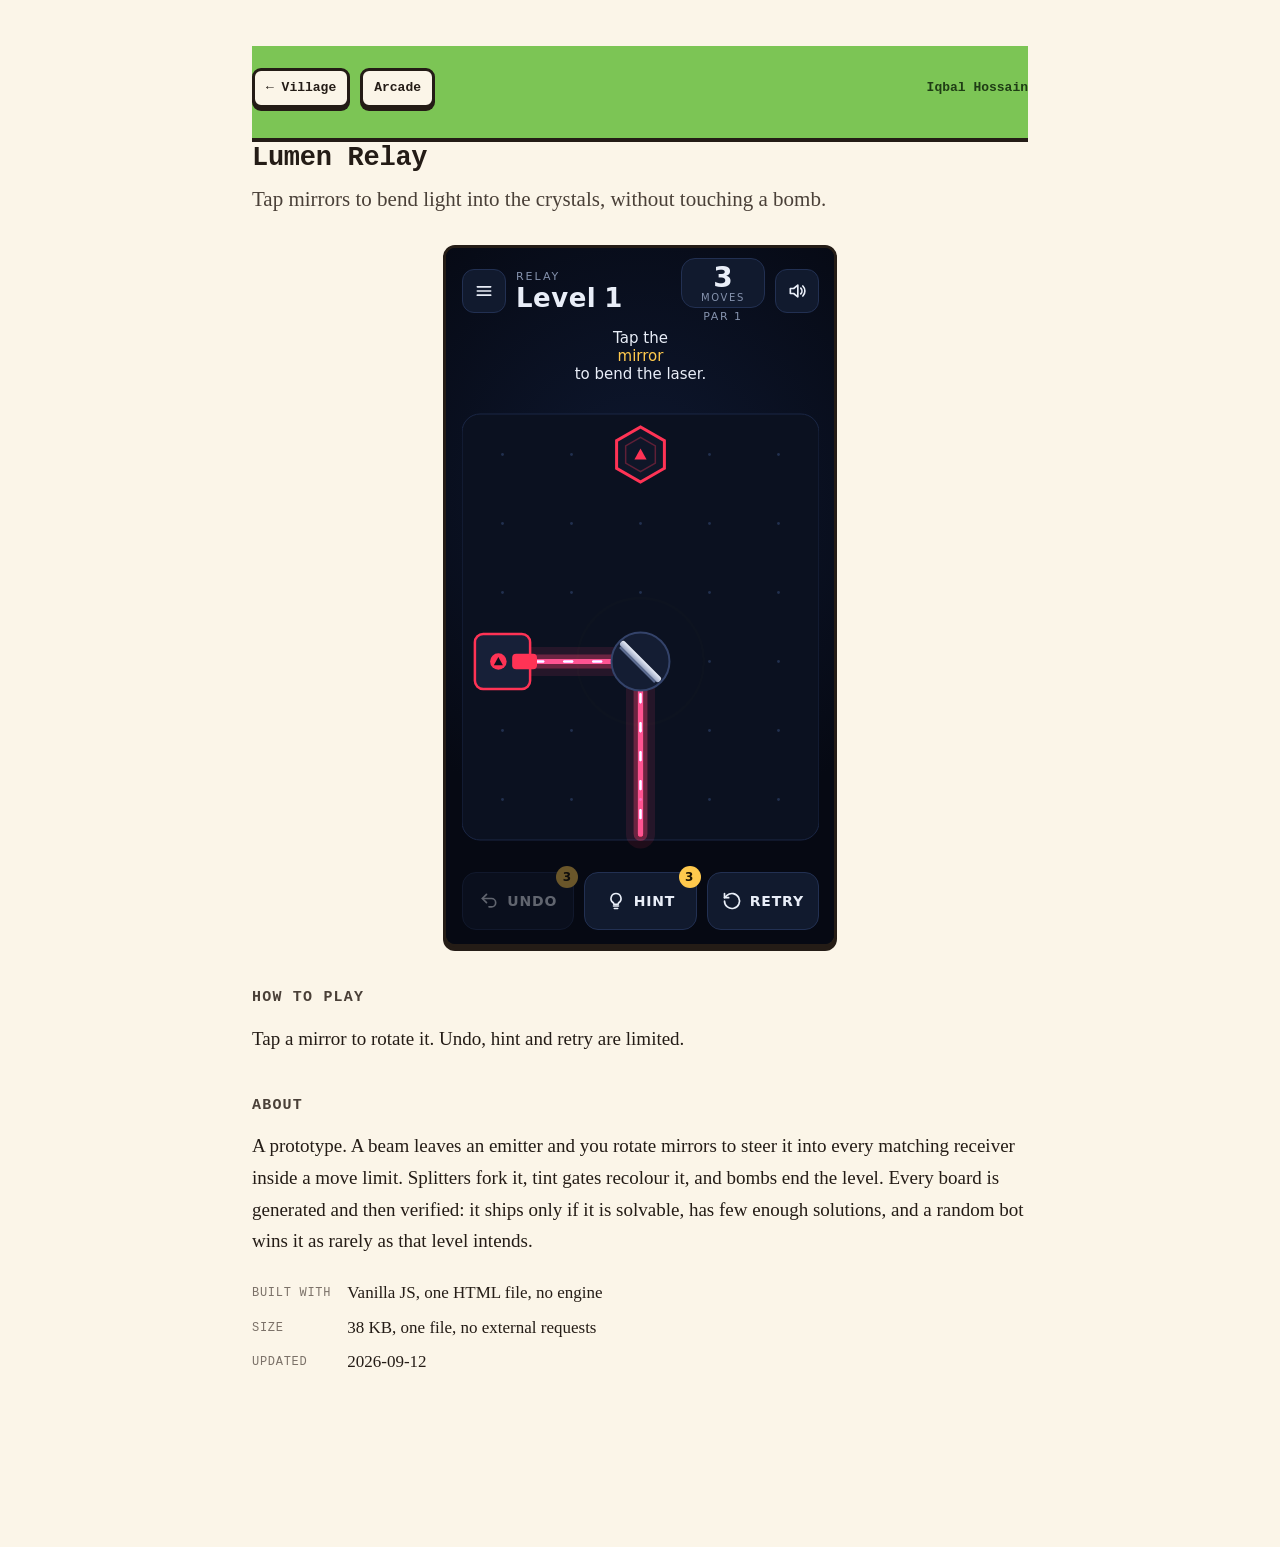
<file: play/lumen.html>
<!doctype html>
<html lang="en">
<head>
<meta charset="utf-8">
<meta name="viewport" content="width=device-width, initial-scale=1">
<title>Lumen Relay — play in the browser</title>
<meta name="description" content="Tap mirrors to bend light into the crystals, without touching a bomb.">
<link rel="stylesheet" href="../blog/blog.css">
<style>
  *{box-sizing:border-box}
  body{margin:0;background:var(--paper);color:var(--ink);font-family:var(--body);
       font-size:19px;line-height:1.68;padding:0 20px 80px}
  .wrap{max-width:820px;margin:0 auto}
  .topbar{display:flex;gap:10px;align-items:center;padding:22px 0 30px}
  .topbar a{font-family:var(--mono);font-size:13px;font-weight:700;color:var(--ink);
    text-decoration:none;background:var(--paper);border:3px solid var(--ink);
    border-radius:9px;padding:6px 11px;box-shadow:0 3px 0 var(--ink)}
  .topbar a:hover{transform:translateY(1px);box-shadow:0 2px 0 var(--ink)}
  .topbar .who{font-family:var(--mono);font-size:13px;color:#1f3d15;font-weight:700;margin-left:auto}
  h1{font-family:var(--mono);font-size:27px;line-height:1.2;letter-spacing:-.01em;margin:0 0 8px}
  h2{font-family:var(--mono);font-size:15px;letter-spacing:.08em;text-transform:uppercase;
     margin:38px 0 12px;color:var(--ink-2)}
  .lede{color:var(--ink-2);margin:0 0 28px}
  .meta{font-family:var(--mono);font-size:13px;color:var(--ink-dim);margin:0 0 26px}
  /* The card is not itself a link: the store links inside it are real links,
     and an anchor inside an anchor is not. */
  .card{background:var(--paper-2);border:3px solid var(--ink);border-radius:12px;
    box-shadow:0 4px 0 var(--ink);padding:18px 20px;margin:0 0 22px}
  .card-main{display:block;text-decoration:none;color:inherit}
  .card-main:hover h3{color:var(--accent)}
  .card h3{font-family:var(--mono);font-size:17px;margin:0 0 6px}
  .card p{margin:0;color:var(--ink-2);font-size:17px}
  .stores{display:flex;flex-wrap:wrap;gap:8px;margin:14px 0 0}
  .stores a{font-family:var(--mono);font-size:12px;font-weight:700;color:var(--ink);
    text-decoration:none;background:var(--paper);border:2px solid var(--ink);
    border-radius:7px;padding:4px 9px;box-shadow:0 2px 0 var(--ink)}
  .stores a:hover{background:var(--gold)}
  .tag{font-family:var(--mono);font-size:12px;font-weight:700;letter-spacing:.08em;
    text-transform:uppercase;color:var(--accent);display:block;margin-bottom:8px}
  /* The play area is measured from the viewport, never in fixed pixels, so one
     page serves a 360 px phone and a 4K monitor. --ar is the game's own aspect;
     the max-width is what the height budget allows at that aspect, which is how
     the box stays whole instead of being clipped on a short screen.
     --vh is a dynamic viewport unit where there is one: on mobile Safari 1vh is
     measured against the *retracted* chrome, so 78vh can be taller than the
     page you can actually see. */
  :root{--vh:1vh;--budget:78}
  @supports (height:1dvh){:root{--vh:1dvh}}
  @media (orientation:landscape) and (pointer:coarse){:root{--budget:94}}
  .stage{position:relative;width:100%;margin:0 auto;overflow:hidden;
    aspect-ratio:var(--ar);max-width:calc(var(--vh) * var(--budget) * var(--ar));
    border:3px solid var(--ink);border-radius:12px;
    box-shadow:0 4px 0 var(--ink);background:#11161c}
  .stage.portrait{--ar:0.5625}
  .stage.landscape{--ar:1.7778}
  .stage iframe{position:absolute;inset:0;width:100%;height:100%;border:0;display:block}
  /* The frame has to match the game's own orientation. A landscape game in a
     portrait frame sees a portrait viewport and correctly asks you to rotate,
     which on a desktop is impossible and looks broken. */
  .rotate{display:none;position:absolute;inset:0;z-index:2;place-items:center;
    background:#11161c;color:#f3f0e7;text-align:center;padding:24px;font-family:var(--mono)}
  .rotate b{display:block;font-size:18px;margin:0 0 6px}
  .rotate span{font-size:14px;color:#9aa6a0}
  .rotate .phone{width:34px;height:56px;border:3px solid currentColor;border-radius:8px;
    margin:0 auto 16px;animation:tip 2.4s ease-in-out infinite}
  @keyframes tip{0%,24%{transform:rotate(0)}54%,82%{transform:rotate(-90deg)}100%{transform:rotate(0)}}
  @media (prefers-reduced-motion:reduce){.rotate .phone{animation:none;transform:rotate(-90deg)}}
  /* A landscape game on a phone held upright. Shrinking it to a 16:9 strip is
     worse than asking, so the frame turns portrait with the device: the game
     inside then sees a portrait viewport, pauses itself and stops its sound,
     and this panel covers it. Rotating clears both at once. Desktop windows are
     narrow sometimes too, hence pointer:coarse rather than a width. */
  @media (orientation:portrait) and (pointer:coarse){
    .stage.landscape{--ar:0.75;max-width:none}
    .stage.landscape .rotate{display:grid}
  }
  @media (max-width:640px){body{padding:0 12px 60px}}
  .row{display:flex;flex-wrap:wrap;gap:10px;margin:22px 0 0}
  .row a{font-family:var(--mono);font-size:13px;font-weight:700;color:var(--ink);
    text-decoration:none;background:var(--paper);border:3px solid var(--ink);
    border-radius:9px;padding:6px 11px;box-shadow:0 3px 0 var(--ink)}
  .note{background:var(--paper-2);border:3px solid var(--ink);border-radius:12px;
    box-shadow:0 4px 0 var(--ink);padding:18px 20px;margin:26px 0}
  .note p{margin:0}
  dl{display:grid;grid-template-columns:auto 1fr;gap:6px 16px;font-size:17px;margin:22px 0 0}
  dt{font-family:var(--mono);font-size:12px;letter-spacing:.06em;text-transform:uppercase;
     color:var(--ink-dim);padding-top:4px}
  dd{margin:0}
</style>
</head>
<body>
<div class="wrap">
  <div class="topbar">
    <a href="../">← Village</a>
    <a href="./">Arcade</a>
    <span class="who">Iqbal Hossain</span>
  </div>
  <h1>Lumen Relay</h1>
  <p class="lede">Tap mirrors to bend light into the crystals, without touching a bomb.</p>

  <div class="stage portrait" id="stage">
    <iframe id="game" src="lumen/" title="Lumen Relay"
            allow="autoplay; fullscreen" loading="lazy"></iframe>
  </div>
  <div class="note" id="nomobile" hidden>
    <p><b>This one needs a desktop browser.</b> It will not run properly on a phone,
    so rather than show you a broken canvas, here are the places it does work.</p>
  </div>

  <h2>How to play</h2>
  <p>Tap a mirror to rotate it. Undo, hint and retry are limited.</p>

  <h2>About</h2>
  <p>A prototype. A beam leaves an emitter and you rotate mirrors to steer it into every matching receiver inside a move limit. Splitters fork it, tint gates recolour it, and bombs end the level. Every board is generated and then verified: it ships only if it is solvable, has few enough solutions, and a random bot wins it as rarely as that level intends.</p>

  <dl>
    <dt>Built with</dt><dd>Vanilla JS, one HTML file, no engine</dd>
    <dt>Size</dt><dd>38 KB, one file, no external requests</dd>
    <dt>Updated</dt><dd>2026-09-12</dd>
  </dl>


  <script>
  // Honest mobile handling: if this build is not for phones, swap the canvas
  // for the places it does run rather than showing something broken.
  (function () {
    var mobileOK = true;
    var isMobile = /Android|iPhone|iPad|iPod/i.test(navigator.userAgent)
      || (navigator.maxTouchPoints > 1 && /Mac/.test(navigator.platform));
    if (!mobileOK && isMobile) {
      document.getElementById('stage').remove();
      document.getElementById('nomobile').hidden = false;
    }
  })();
  </script>
</div>
</body>
</html>
</file>
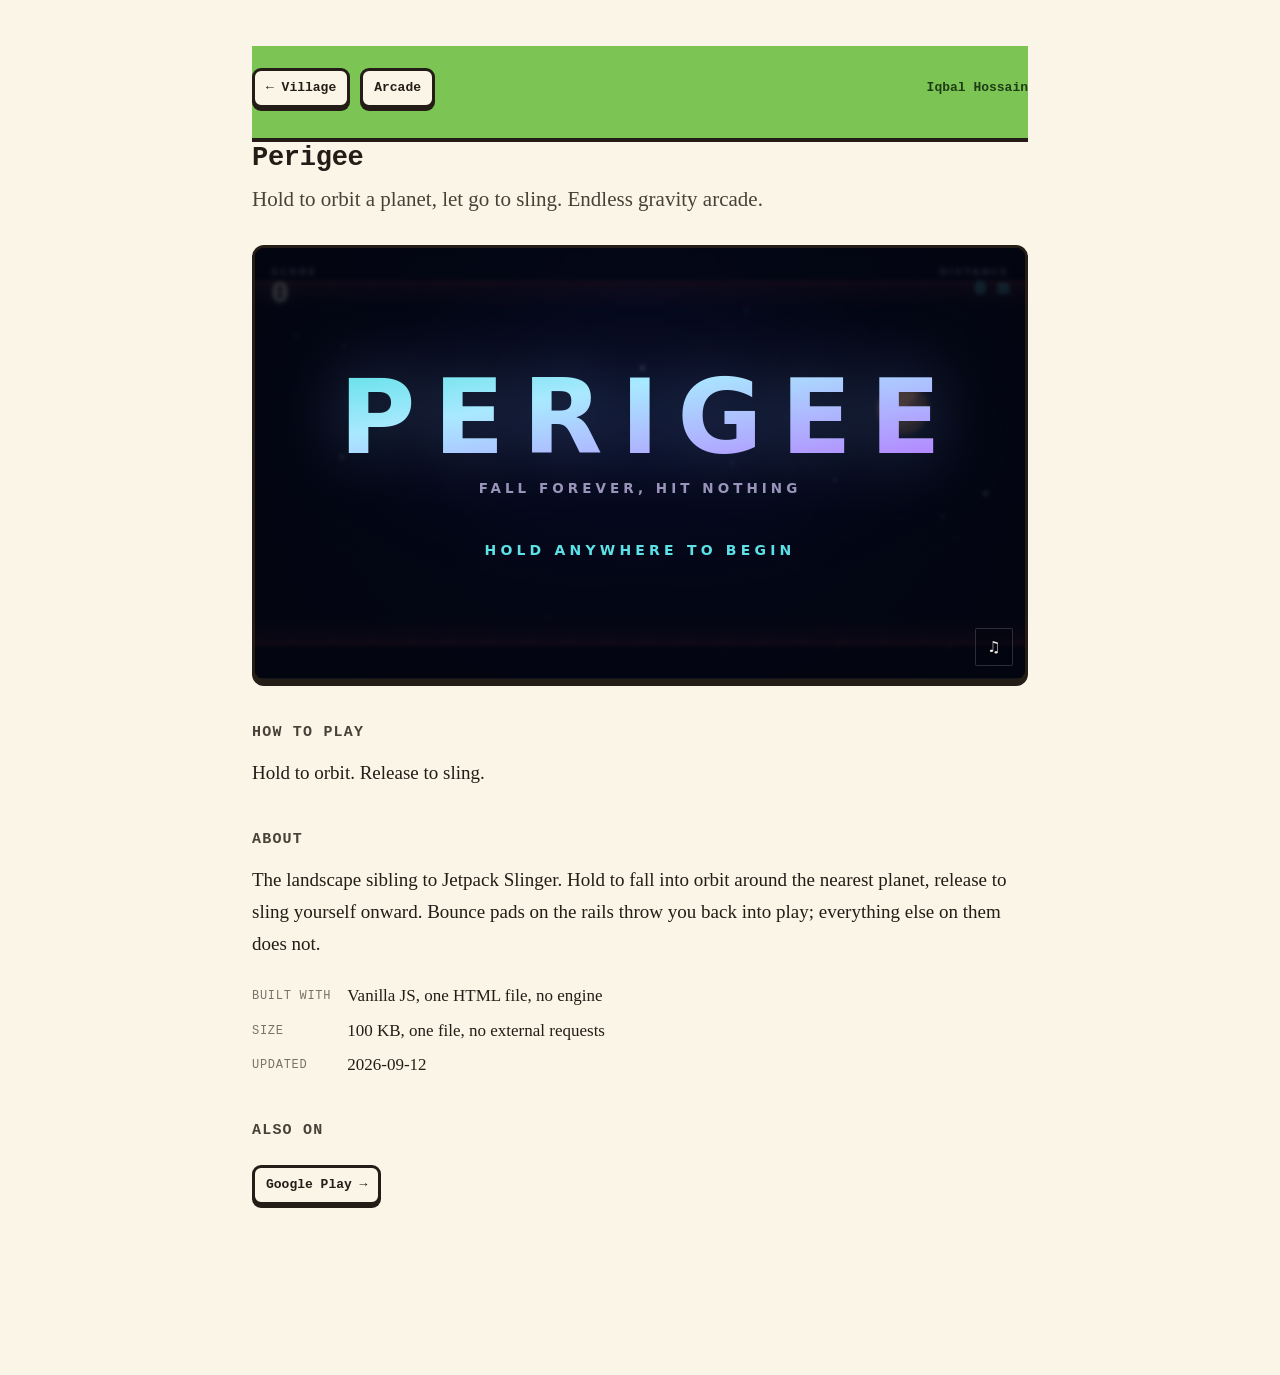
<file: play/perigee.html>
<!doctype html>
<html lang="en">
<head>
<meta charset="utf-8">
<meta name="viewport" content="width=device-width, initial-scale=1">
<title>Perigee — play in the browser</title>
<meta name="description" content="Hold to orbit a planet, let go to sling. Endless gravity arcade.">
<link rel="stylesheet" href="../blog/blog.css">
<style>
  *{box-sizing:border-box}
  body{margin:0;background:var(--paper);color:var(--ink);font-family:var(--body);
       font-size:19px;line-height:1.68;padding:0 20px 80px}
  .wrap{max-width:820px;margin:0 auto}
  .topbar{display:flex;gap:10px;align-items:center;padding:22px 0 30px}
  .topbar a{font-family:var(--mono);font-size:13px;font-weight:700;color:var(--ink);
    text-decoration:none;background:var(--paper);border:3px solid var(--ink);
    border-radius:9px;padding:6px 11px;box-shadow:0 3px 0 var(--ink)}
  .topbar a:hover{transform:translateY(1px);box-shadow:0 2px 0 var(--ink)}
  .topbar .who{font-family:var(--mono);font-size:13px;color:#1f3d15;font-weight:700;margin-left:auto}
  h1{font-family:var(--mono);font-size:27px;line-height:1.2;letter-spacing:-.01em;margin:0 0 8px}
  h2{font-family:var(--mono);font-size:15px;letter-spacing:.08em;text-transform:uppercase;
     margin:38px 0 12px;color:var(--ink-2)}
  .lede{color:var(--ink-2);margin:0 0 28px}
  .meta{font-family:var(--mono);font-size:13px;color:var(--ink-dim);margin:0 0 26px}
  /* The card is not itself a link: the store links inside it are real links,
     and an anchor inside an anchor is not. */
  .card{background:var(--paper-2);border:3px solid var(--ink);border-radius:12px;
    box-shadow:0 4px 0 var(--ink);padding:18px 20px;margin:0 0 22px}
  .card-main{display:block;text-decoration:none;color:inherit}
  .card-main:hover h3{color:var(--accent)}
  .card h3{font-family:var(--mono);font-size:17px;margin:0 0 6px}
  .card p{margin:0;color:var(--ink-2);font-size:17px}
  .stores{display:flex;flex-wrap:wrap;gap:8px;margin:14px 0 0}
  .stores a{font-family:var(--mono);font-size:12px;font-weight:700;color:var(--ink);
    text-decoration:none;background:var(--paper);border:2px solid var(--ink);
    border-radius:7px;padding:4px 9px;box-shadow:0 2px 0 var(--ink)}
  .stores a:hover{background:var(--gold)}
  .tag{font-family:var(--mono);font-size:12px;font-weight:700;letter-spacing:.08em;
    text-transform:uppercase;color:var(--accent);display:block;margin-bottom:8px}
  /* The play area is measured from the viewport, never in fixed pixels, so one
     page serves a 360 px phone and a 4K monitor. --ar is the game's own aspect;
     the max-width is what the height budget allows at that aspect, which is how
     the box stays whole instead of being clipped on a short screen.
     --vh is a dynamic viewport unit where there is one: on mobile Safari 1vh is
     measured against the *retracted* chrome, so 78vh can be taller than the
     page you can actually see. */
  :root{--vh:1vh;--budget:78}
  @supports (height:1dvh){:root{--vh:1dvh}}
  @media (orientation:landscape) and (pointer:coarse){:root{--budget:94}}
  .stage{position:relative;width:100%;margin:0 auto;overflow:hidden;
    aspect-ratio:var(--ar);max-width:calc(var(--vh) * var(--budget) * var(--ar));
    border:3px solid var(--ink);border-radius:12px;
    box-shadow:0 4px 0 var(--ink);background:#11161c}
  .stage.portrait{--ar:0.5625}
  .stage.landscape{--ar:1.7778}
  .stage iframe{position:absolute;inset:0;width:100%;height:100%;border:0;display:block}
  /* The frame has to match the game's own orientation. A landscape game in a
     portrait frame sees a portrait viewport and correctly asks you to rotate,
     which on a desktop is impossible and looks broken. */
  .rotate{display:none;position:absolute;inset:0;z-index:2;place-items:center;
    background:#11161c;color:#f3f0e7;text-align:center;padding:24px;font-family:var(--mono)}
  .rotate b{display:block;font-size:18px;margin:0 0 6px}
  .rotate span{font-size:14px;color:#9aa6a0}
  .rotate .phone{width:34px;height:56px;border:3px solid currentColor;border-radius:8px;
    margin:0 auto 16px;animation:tip 2.4s ease-in-out infinite}
  @keyframes tip{0%,24%{transform:rotate(0)}54%,82%{transform:rotate(-90deg)}100%{transform:rotate(0)}}
  @media (prefers-reduced-motion:reduce){.rotate .phone{animation:none;transform:rotate(-90deg)}}
  /* A landscape game on a phone held upright. Shrinking it to a 16:9 strip is
     worse than asking, so the frame turns portrait with the device: the game
     inside then sees a portrait viewport, pauses itself and stops its sound,
     and this panel covers it. Rotating clears both at once. Desktop windows are
     narrow sometimes too, hence pointer:coarse rather than a width. */
  @media (orientation:portrait) and (pointer:coarse){
    .stage.landscape{--ar:0.75;max-width:none}
    .stage.landscape .rotate{display:grid}
  }
  @media (max-width:640px){body{padding:0 12px 60px}}
  .row{display:flex;flex-wrap:wrap;gap:10px;margin:22px 0 0}
  .row a{font-family:var(--mono);font-size:13px;font-weight:700;color:var(--ink);
    text-decoration:none;background:var(--paper);border:3px solid var(--ink);
    border-radius:9px;padding:6px 11px;box-shadow:0 3px 0 var(--ink)}
  .note{background:var(--paper-2);border:3px solid var(--ink);border-radius:12px;
    box-shadow:0 4px 0 var(--ink);padding:18px 20px;margin:26px 0}
  .note p{margin:0}
  dl{display:grid;grid-template-columns:auto 1fr;gap:6px 16px;font-size:17px;margin:22px 0 0}
  dt{font-family:var(--mono);font-size:12px;letter-spacing:.06em;text-transform:uppercase;
     color:var(--ink-dim);padding-top:4px}
  dd{margin:0}
</style>
</head>
<body>
<div class="wrap">
  <div class="topbar">
    <a href="../">← Village</a>
    <a href="./">Arcade</a>
    <span class="who">Iqbal Hossain</span>
  </div>
  <h1>Perigee</h1>
  <p class="lede">Hold to orbit a planet, let go to sling. Endless gravity arcade.</p>

  <div class="stage landscape" id="stage">
    <iframe id="game" src="perigee/" title="Perigee"
            allow="autoplay; fullscreen" loading="lazy"></iframe>
    <div class="rotate"><div><div class="phone"></div>
      <b>Rotate your device</b>
      <span>Perigee is played in landscape.</span></div></div>
  </div>
  <div class="note" id="nomobile" hidden>
    <p><b>This one needs a desktop browser.</b> It will not run properly on a phone,
    so rather than show you a broken canvas, here are the places it does work.</p>
  </div>

  <h2>How to play</h2>
  <p>Hold to orbit. Release to sling.</p>

  <h2>About</h2>
  <p>The landscape sibling to Jetpack Slinger. Hold to fall into orbit around the nearest planet, release to sling yourself onward. Bounce pads on the rails throw you back into play; everything else on them does not.</p>

  <dl>
    <dt>Built with</dt><dd>Vanilla JS, one HTML file, no engine</dd>
    <dt>Size</dt><dd>100 KB, one file, no external requests</dd>
    <dt>Updated</dt><dd>2026-09-12</dd>
  </dl>

  <h2>Also on</h2>
  <div class="row"><a href="https://play.google.com/store/apps/details?id=com.iqbalopu.perigee">Google Play &rarr;</a></div>

  <script>
  // Honest mobile handling: if this build is not for phones, swap the canvas
  // for the places it does run rather than showing something broken.
  (function () {
    var mobileOK = true;
    var isMobile = /Android|iPhone|iPad|iPod/i.test(navigator.userAgent)
      || (navigator.maxTouchPoints > 1 && /Mac/.test(navigator.platform));
    if (!mobileOK && isMobile) {
      document.getElementById('stage').remove();
      document.getElementById('nomobile').hidden = false;
    }
  })();
  </script>
</div>
</body>
</html>
</file>
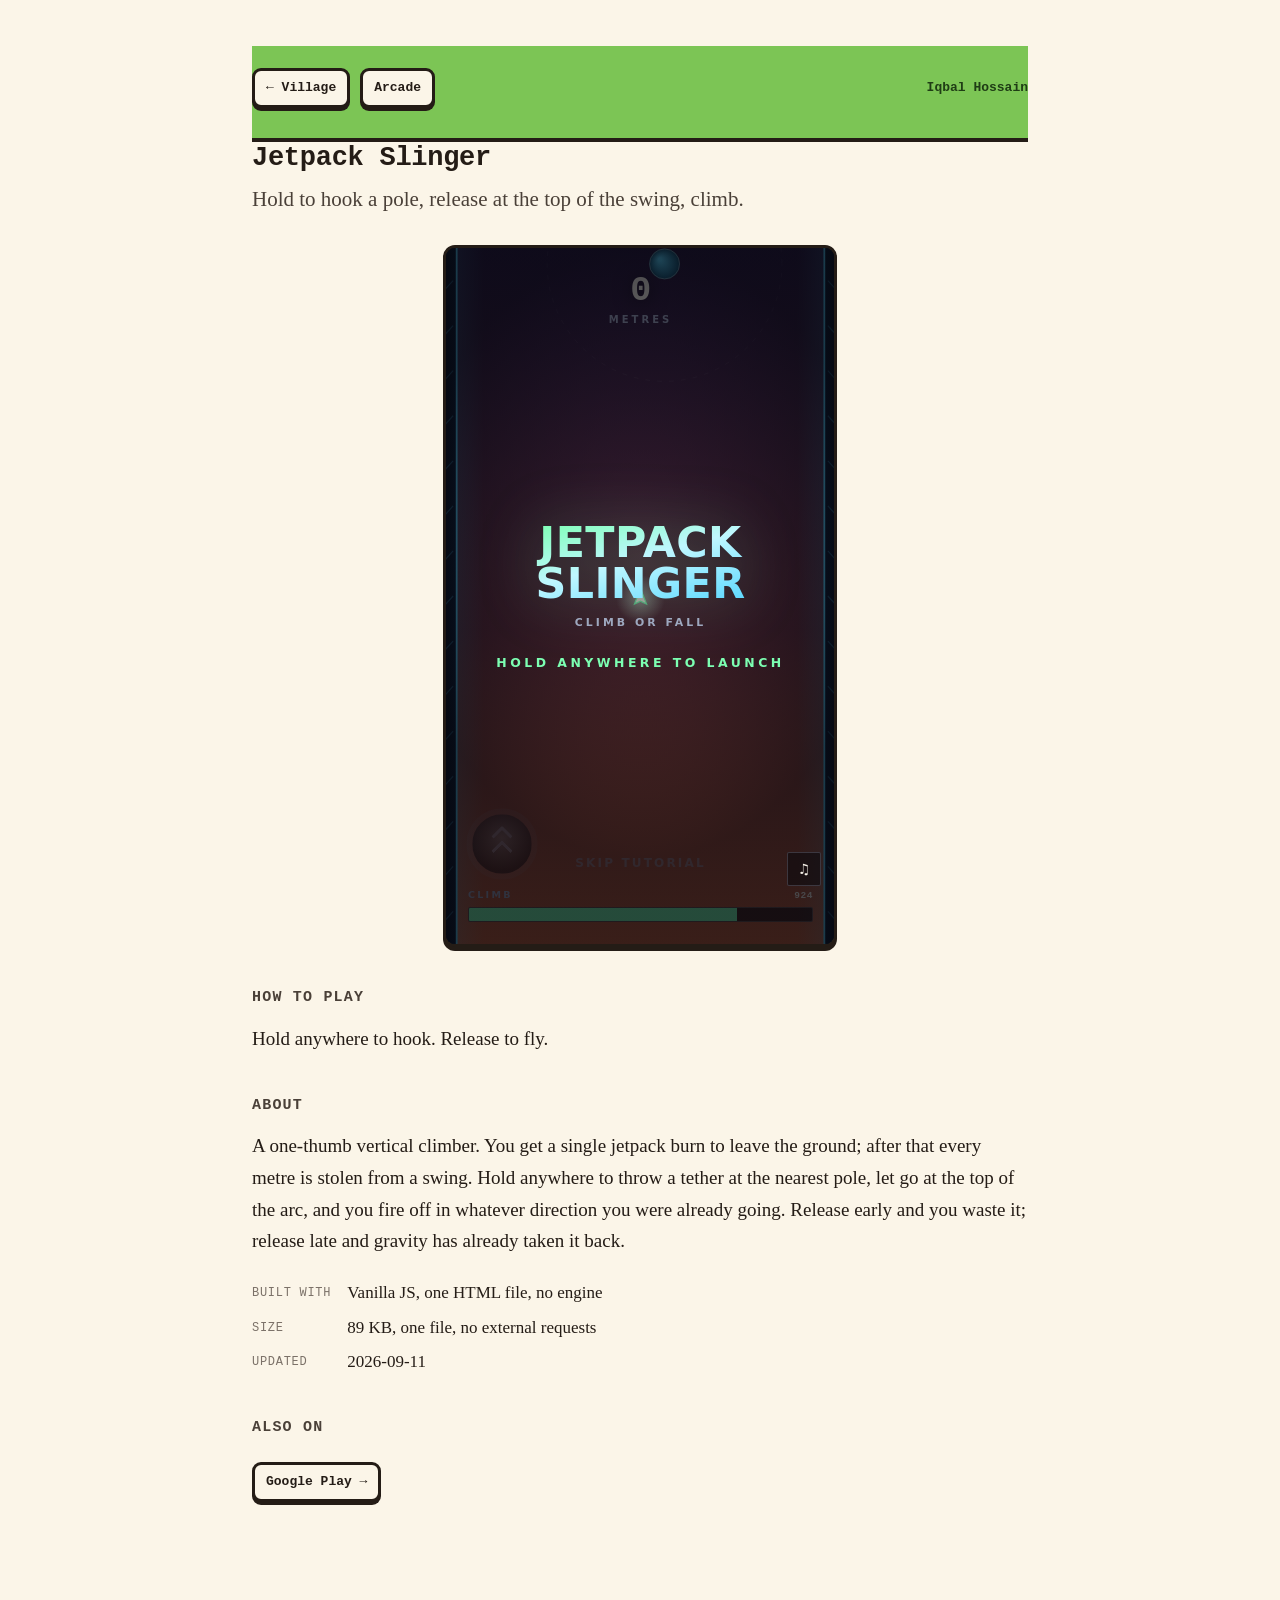
<file: play/slinger.html>
<!doctype html>
<html lang="en">
<head>
<meta charset="utf-8">
<meta name="viewport" content="width=device-width, initial-scale=1">
<title>Jetpack Slinger — play in the browser</title>
<meta name="description" content="Hold to hook a pole, release at the top of the swing, climb.">
<link rel="stylesheet" href="../blog/blog.css">
<style>
  *{box-sizing:border-box}
  body{margin:0;background:var(--paper);color:var(--ink);font-family:var(--body);
       font-size:19px;line-height:1.68;padding:0 20px 80px}
  .wrap{max-width:820px;margin:0 auto}
  .topbar{display:flex;gap:10px;align-items:center;padding:22px 0 30px}
  .topbar a{font-family:var(--mono);font-size:13px;font-weight:700;color:var(--ink);
    text-decoration:none;background:var(--paper);border:3px solid var(--ink);
    border-radius:9px;padding:6px 11px;box-shadow:0 3px 0 var(--ink)}
  .topbar a:hover{transform:translateY(1px);box-shadow:0 2px 0 var(--ink)}
  .topbar .who{font-family:var(--mono);font-size:13px;color:#1f3d15;font-weight:700;margin-left:auto}
  h1{font-family:var(--mono);font-size:27px;line-height:1.2;letter-spacing:-.01em;margin:0 0 8px}
  h2{font-family:var(--mono);font-size:15px;letter-spacing:.08em;text-transform:uppercase;
     margin:38px 0 12px;color:var(--ink-2)}
  .lede{color:var(--ink-2);margin:0 0 28px}
  .meta{font-family:var(--mono);font-size:13px;color:var(--ink-dim);margin:0 0 26px}
  /* The card is not itself a link: the store links inside it are real links,
     and an anchor inside an anchor is not. */
  .card{background:var(--paper-2);border:3px solid var(--ink);border-radius:12px;
    box-shadow:0 4px 0 var(--ink);padding:18px 20px;margin:0 0 22px}
  .card-main{display:block;text-decoration:none;color:inherit}
  .card-main:hover h3{color:var(--accent)}
  .card h3{font-family:var(--mono);font-size:17px;margin:0 0 6px}
  .card p{margin:0;color:var(--ink-2);font-size:17px}
  .stores{display:flex;flex-wrap:wrap;gap:8px;margin:14px 0 0}
  .stores a{font-family:var(--mono);font-size:12px;font-weight:700;color:var(--ink);
    text-decoration:none;background:var(--paper);border:2px solid var(--ink);
    border-radius:7px;padding:4px 9px;box-shadow:0 2px 0 var(--ink)}
  .stores a:hover{background:var(--gold)}
  .tag{font-family:var(--mono);font-size:12px;font-weight:700;letter-spacing:.08em;
    text-transform:uppercase;color:var(--accent);display:block;margin-bottom:8px}
  /* The play area is measured from the viewport, never in fixed pixels, so one
     page serves a 360 px phone and a 4K monitor. --ar is the game's own aspect;
     the max-width is what the height budget allows at that aspect, which is how
     the box stays whole instead of being clipped on a short screen.
     --vh is a dynamic viewport unit where there is one: on mobile Safari 1vh is
     measured against the *retracted* chrome, so 78vh can be taller than the
     page you can actually see. */
  :root{--vh:1vh;--budget:78}
  @supports (height:1dvh){:root{--vh:1dvh}}
  @media (orientation:landscape) and (pointer:coarse){:root{--budget:94}}
  .stage{position:relative;width:100%;margin:0 auto;overflow:hidden;
    aspect-ratio:var(--ar);max-width:calc(var(--vh) * var(--budget) * var(--ar));
    border:3px solid var(--ink);border-radius:12px;
    box-shadow:0 4px 0 var(--ink);background:#11161c}
  .stage.portrait{--ar:0.5625}
  .stage.landscape{--ar:1.7778}
  .stage iframe{position:absolute;inset:0;width:100%;height:100%;border:0;display:block}
  /* The frame has to match the game's own orientation. A landscape game in a
     portrait frame sees a portrait viewport and correctly asks you to rotate,
     which on a desktop is impossible and looks broken. */
  .rotate{display:none;position:absolute;inset:0;z-index:2;place-items:center;
    background:#11161c;color:#f3f0e7;text-align:center;padding:24px;font-family:var(--mono)}
  .rotate b{display:block;font-size:18px;margin:0 0 6px}
  .rotate span{font-size:14px;color:#9aa6a0}
  .rotate .phone{width:34px;height:56px;border:3px solid currentColor;border-radius:8px;
    margin:0 auto 16px;animation:tip 2.4s ease-in-out infinite}
  @keyframes tip{0%,24%{transform:rotate(0)}54%,82%{transform:rotate(-90deg)}100%{transform:rotate(0)}}
  @media (prefers-reduced-motion:reduce){.rotate .phone{animation:none;transform:rotate(-90deg)}}
  /* A landscape game on a phone held upright. Shrinking it to a 16:9 strip is
     worse than asking, so the frame turns portrait with the device: the game
     inside then sees a portrait viewport, pauses itself and stops its sound,
     and this panel covers it. Rotating clears both at once. Desktop windows are
     narrow sometimes too, hence pointer:coarse rather than a width. */
  @media (orientation:portrait) and (pointer:coarse){
    .stage.landscape{--ar:0.75;max-width:none}
    .stage.landscape .rotate{display:grid}
  }
  @media (max-width:640px){body{padding:0 12px 60px}}
  .row{display:flex;flex-wrap:wrap;gap:10px;margin:22px 0 0}
  .row a{font-family:var(--mono);font-size:13px;font-weight:700;color:var(--ink);
    text-decoration:none;background:var(--paper);border:3px solid var(--ink);
    border-radius:9px;padding:6px 11px;box-shadow:0 3px 0 var(--ink)}
  .note{background:var(--paper-2);border:3px solid var(--ink);border-radius:12px;
    box-shadow:0 4px 0 var(--ink);padding:18px 20px;margin:26px 0}
  .note p{margin:0}
  dl{display:grid;grid-template-columns:auto 1fr;gap:6px 16px;font-size:17px;margin:22px 0 0}
  dt{font-family:var(--mono);font-size:12px;letter-spacing:.06em;text-transform:uppercase;
     color:var(--ink-dim);padding-top:4px}
  dd{margin:0}
</style>
</head>
<body>
<div class="wrap">
  <div class="topbar">
    <a href="../">← Village</a>
    <a href="./">Arcade</a>
    <span class="who">Iqbal Hossain</span>
  </div>
  <h1>Jetpack Slinger</h1>
  <p class="lede">Hold to hook a pole, release at the top of the swing, climb.</p>

  <div class="stage portrait" id="stage">
    <iframe id="game" src="slinger/" title="Jetpack Slinger"
            allow="autoplay; fullscreen" loading="lazy"></iframe>
  </div>
  <div class="note" id="nomobile" hidden>
    <p><b>This one needs a desktop browser.</b> It will not run properly on a phone,
    so rather than show you a broken canvas, here are the places it does work.</p>
  </div>

  <h2>How to play</h2>
  <p>Hold anywhere to hook. Release to fly.</p>

  <h2>About</h2>
  <p>A one-thumb vertical climber. You get a single jetpack burn to leave the ground; after that every metre is stolen from a swing. Hold anywhere to throw a tether at the nearest pole, let go at the top of the arc, and you fire off in whatever direction you were already going. Release early and you waste it; release late and gravity has already taken it back.</p>

  <dl>
    <dt>Built with</dt><dd>Vanilla JS, one HTML file, no engine</dd>
    <dt>Size</dt><dd>89 KB, one file, no external requests</dd>
    <dt>Updated</dt><dd>2026-09-11</dd>
  </dl>

  <h2>Also on</h2>
  <div class="row"><a href="https://play.google.com/store/apps/details?id=com.iqbalopu.slinger">Google Play &rarr;</a></div>

  <script>
  // Honest mobile handling: if this build is not for phones, swap the canvas
  // for the places it does run rather than showing something broken.
  (function () {
    var mobileOK = true;
    var isMobile = /Android|iPhone|iPad|iPod/i.test(navigator.userAgent)
      || (navigator.maxTouchPoints > 1 && /Mac/.test(navigator.platform));
    if (!mobileOK && isMobile) {
      document.getElementById('stage').remove();
      document.getElementById('nomobile').hidden = false;
    }
  })();
  </script>
</div>
</body>
</html>
</file>
<file: blog/blog.css>
/* Shared styling for the writing. Same palette as the village, tuned for reading. */
:root{
  --ink:#241c16; --ink-2:#4a4038; --ink-dim:#7b7168;
  --paper:#fbf5e8; --paper-2:#f3ead6; --line:#ded0b4;
  --accent:#c8541f; --accent-2:#12615a; --gold:#ffd23f;
  --mono: ui-monospace, "SFMono-Regular", Menlo, Consolas, monospace;
  --body: "Iowan Old Style", "Palatino Linotype", Palatino, Georgia, serif;
}
*{box-sizing:border-box}
html{ -webkit-text-size-adjust:100%; }
body{
  margin:0; background:var(--paper); color:var(--ink);
  font-family:var(--body); font-size:19px; line-height:1.68;
}

/* ---------- chrome ---------- */
.topbar{
  background:#7cc555; border-bottom:4px solid var(--ink);
  padding:11px 20px; display:flex; align-items:center; gap:14px; flex-wrap:wrap;
}
.topbar a{ font-family:var(--mono); font-size:13px; font-weight:700; color:var(--ink);
  text-decoration:none; background:var(--paper); border:3px solid var(--ink);
  border-radius:9px; padding:6px 11px; box-shadow:0 3px 0 var(--ink); }
.topbar a:hover{ background:var(--gold); }
.topbar .who{ font-family:var(--mono); font-size:13px; color:#1f3d15; font-weight:700; margin-left:auto; }

.wrap{ max-width:720px; margin:0 auto; padding:46px 22px 90px; }

/* ---------- type ---------- */
h1{ font-size:clamp(30px,5.2vw,44px); line-height:1.14; letter-spacing:-.01em; margin:0 0 14px; }
h2{ font-family:var(--mono); font-size:15px; letter-spacing:.08em; text-transform:uppercase;
    color:var(--accent-2); margin:46px 0 12px; }
h3{ font-size:22px; margin:34px 0 8px; }
p{ margin:0 0 20px; }
a{ color:var(--accent); }
strong{ font-weight:700; }
em{ font-style:italic; }
hr{ border:none; border-top:2px solid var(--line); margin:40px 0; }

.meta{ font-family:var(--mono); font-size:13px; color:var(--ink-dim); margin:0 0 30px; }
.meta b{ color:var(--accent-2); }
.standfirst{ font-size:22px; line-height:1.55; color:var(--ink-2); margin:0 0 30px; }

blockquote{
  margin:28px 0; padding:2px 0 2px 22px; border-left:5px solid var(--gold);
  font-size:21px; color:var(--ink-2);
}
ul,ol{ margin:0 0 20px; padding-left:24px; }
li{ margin:0 0 9px; }
li::marker{ color:var(--accent-2); }

code{ font-family:var(--mono); font-size:.85em; background:var(--paper-2);
      border:1px solid var(--line); border-radius:4px; padding:1px 5px; }
pre{ font-family:var(--mono); font-size:14px; line-height:1.55; background:#241c16; color:#f0e6d2;
     border:3px solid var(--ink); border-radius:10px; padding:16px 18px; overflow-x:auto; margin:26px 0; }
pre code{ background:none; border:none; padding:0; color:inherit; font-size:inherit; }

.callout{
  background:var(--paper-2); border:3px solid var(--ink); border-radius:12px;
  box-shadow:0 4px 0 var(--ink); padding:18px 20px; margin:30px 0;
}
.callout p:last-child{ margin-bottom:0; }
.callout .tag{ font-family:var(--mono); font-size:12px; font-weight:700; letter-spacing:.08em;
  text-transform:uppercase; color:var(--accent); display:block; margin-bottom:7px; }

figure{ margin:30px 0; }
figure iframe, figure img{ width:100%; aspect-ratio:16/9; border:3px solid var(--ink);
  border-radius:10px; box-shadow:0 4px 0 var(--ink); display:block; }
figcaption{ font-family:var(--mono); font-size:12.5px; color:var(--ink-dim); margin-top:9px; }

/* ---------- index ---------- */
.lede{ font-size:21px; color:var(--ink-2); margin:0 0 40px; }
.post-list{ list-style:none; margin:0; padding:0; }
.post-list li{ margin:0 0 10px; }
.post-list a{
  display:block; text-decoration:none; color:inherit;
  background:var(--paper-2); border:3px solid var(--ink); border-radius:13px;
  box-shadow:0 4px 0 var(--ink); padding:20px 22px;
  transition:transform .12s ease, box-shadow .12s ease;
}
.post-list a:hover{ transform:translateY(-2px); box-shadow:0 6px 0 var(--ink); background:#fff8e8; }
.post-list h2{ font-family:var(--body); text-transform:none; letter-spacing:0;
  font-size:24px; color:var(--ink); margin:0 0 7px; }
.post-list .meta{ margin:0 0 9px; }
.post-list p{ margin:0; color:var(--ink-2); font-size:17.5px; }

/* ---------- foot ---------- */
.endnote{ margin-top:56px; padding-top:26px; border-top:3px solid var(--line);
  font-family:var(--mono); font-size:14px; color:var(--ink-dim); }
.endnote a{ font-weight:700; }
.nextprev{ display:flex; gap:12px; flex-wrap:wrap; margin-top:22px; }
.nextprev a{ font-family:var(--mono); font-size:13px; font-weight:700; text-decoration:none;
  color:var(--ink); background:var(--paper-2); border:3px solid var(--ink); border-radius:9px;
  padding:9px 13px; box-shadow:0 3px 0 var(--ink); }
.nextprev a:hover{ background:var(--gold); }

@media (max-width:560px){
  body{ font-size:17.5px; }
  .wrap{ padding:30px 18px 70px; }
  .standfirst{ font-size:19px; }
}
</file>
